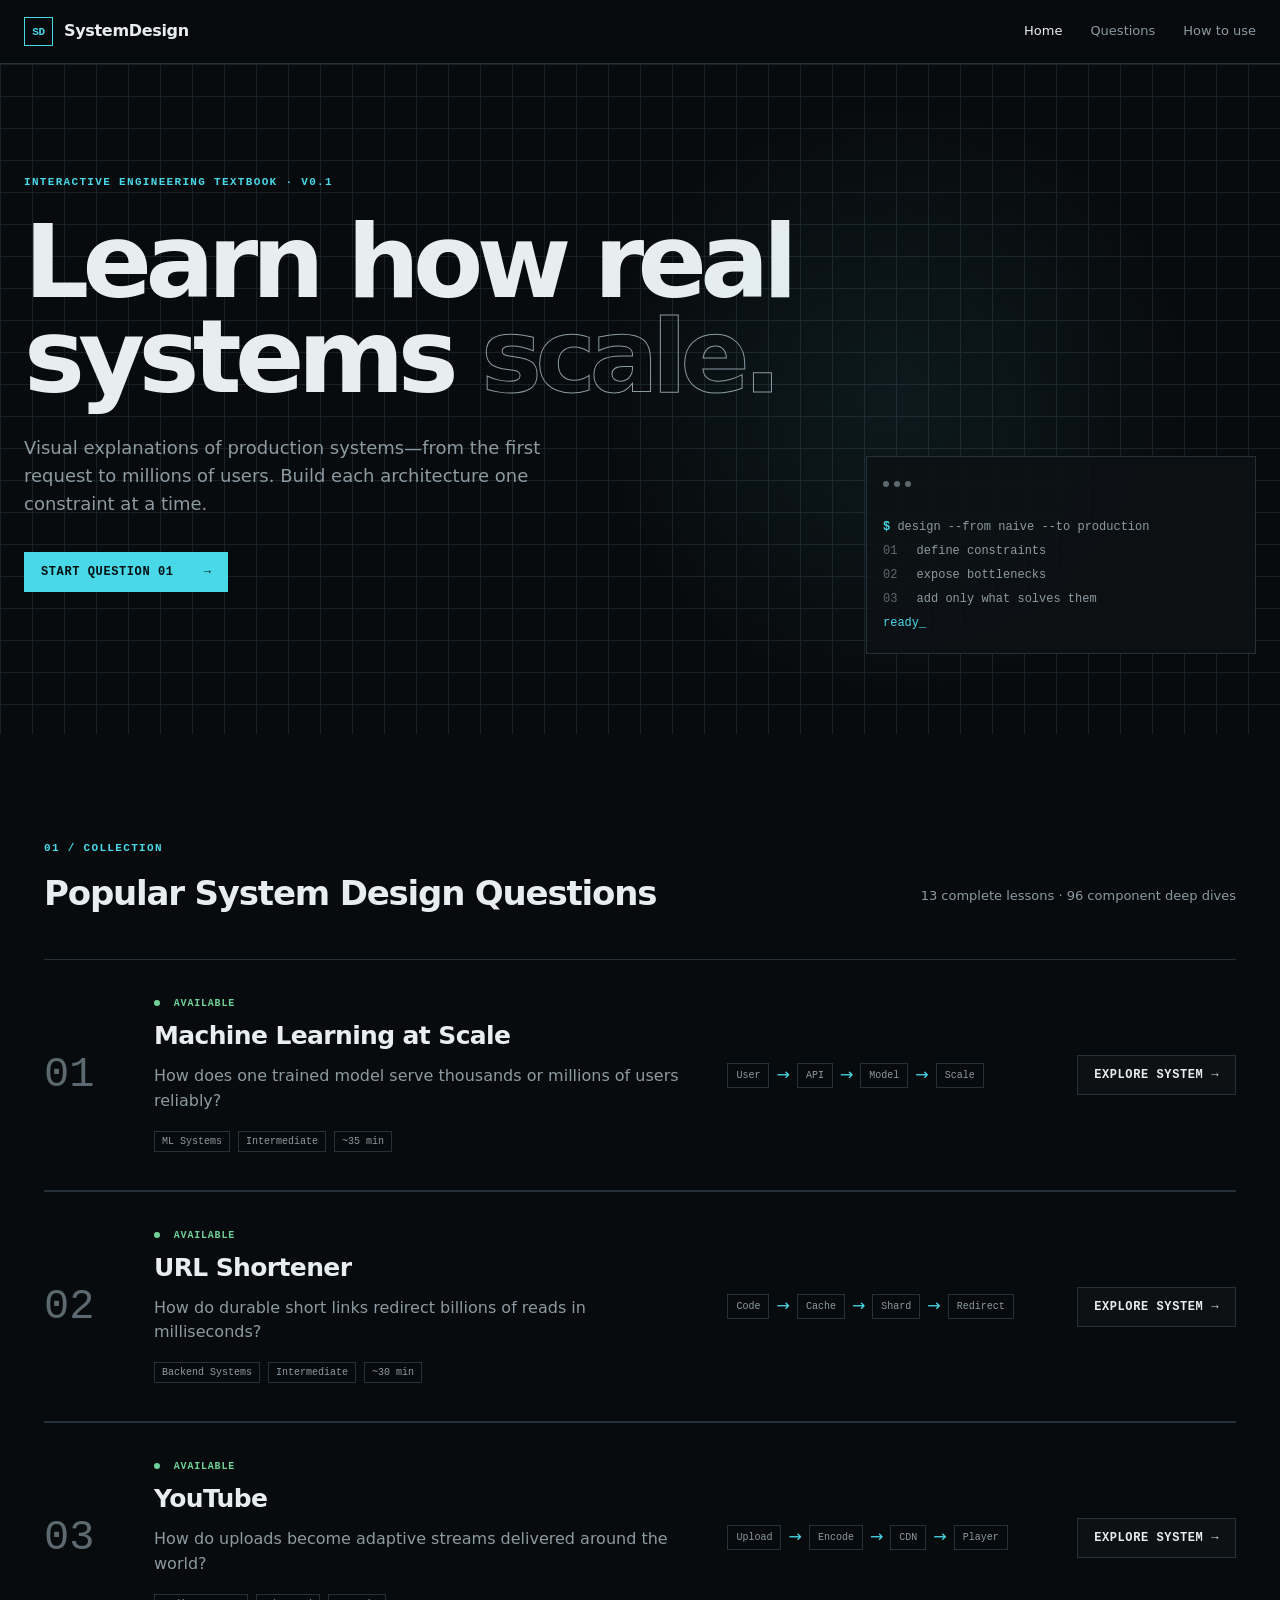
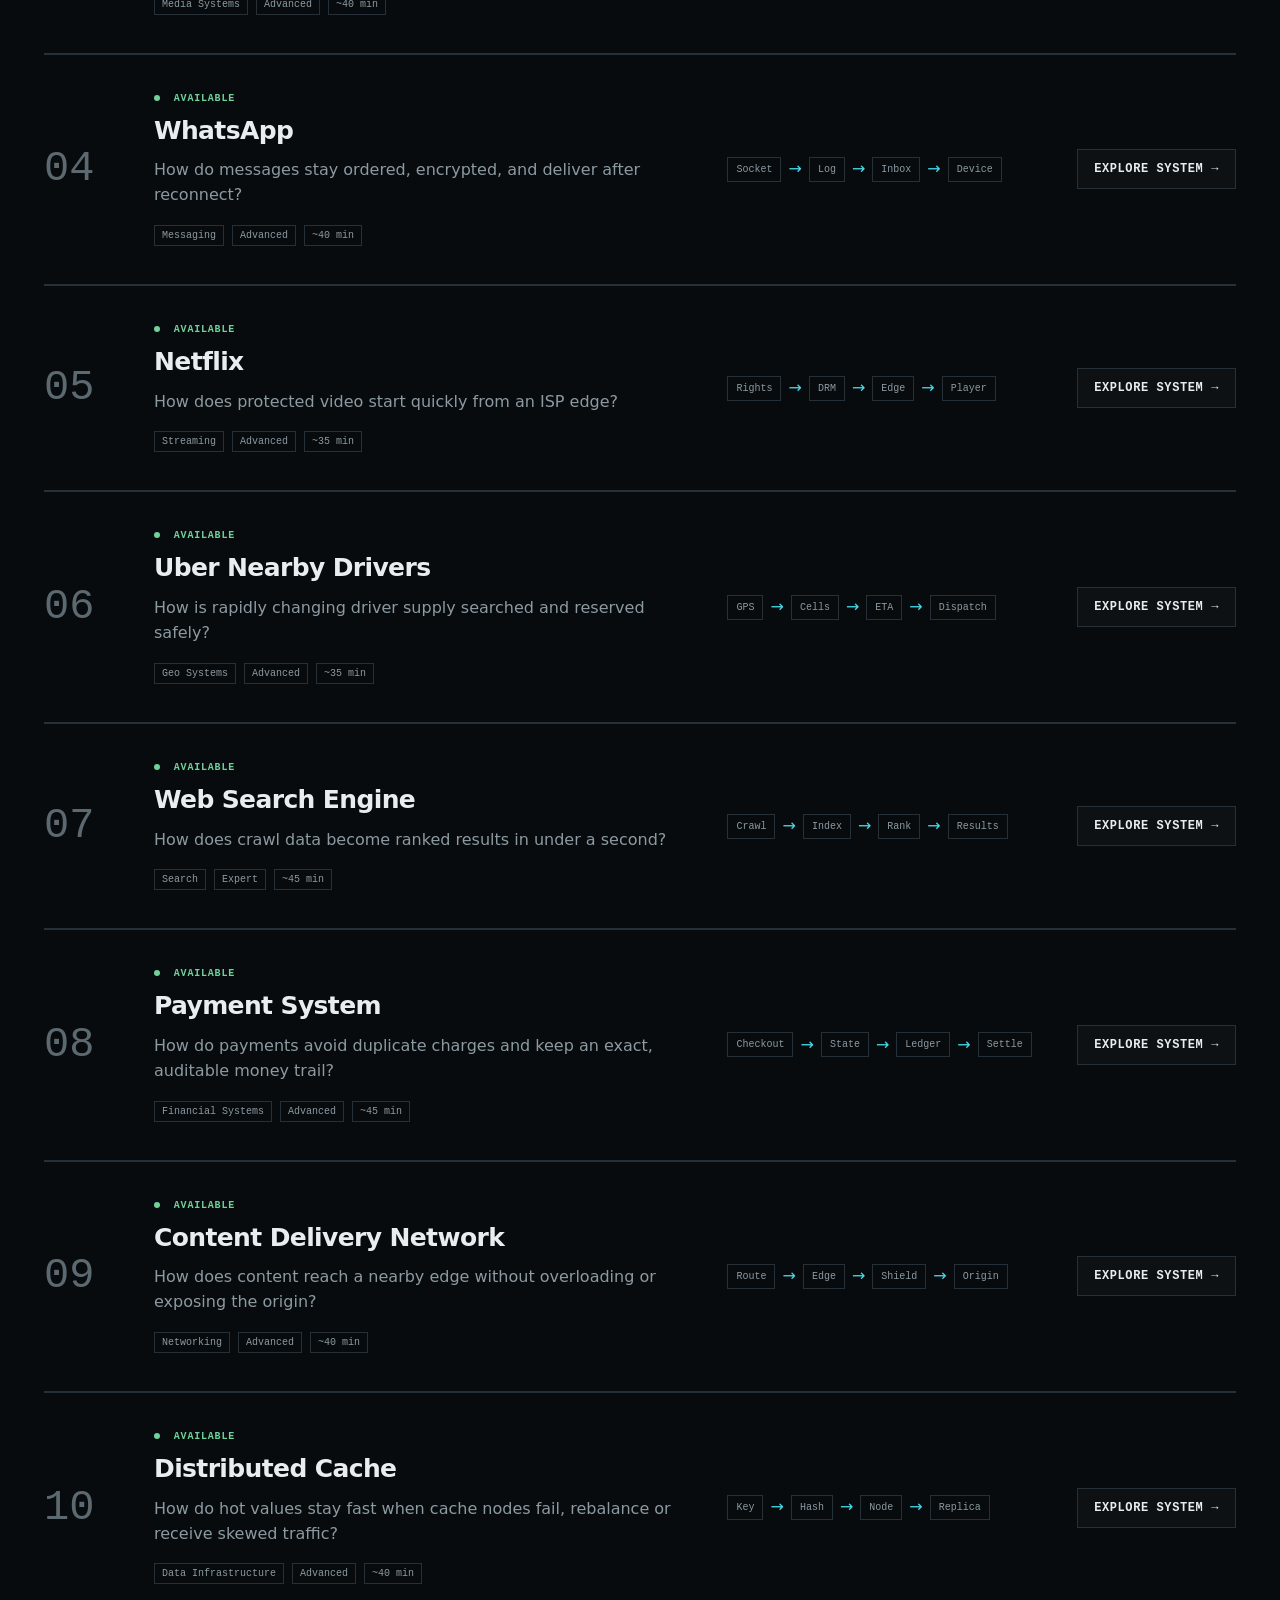
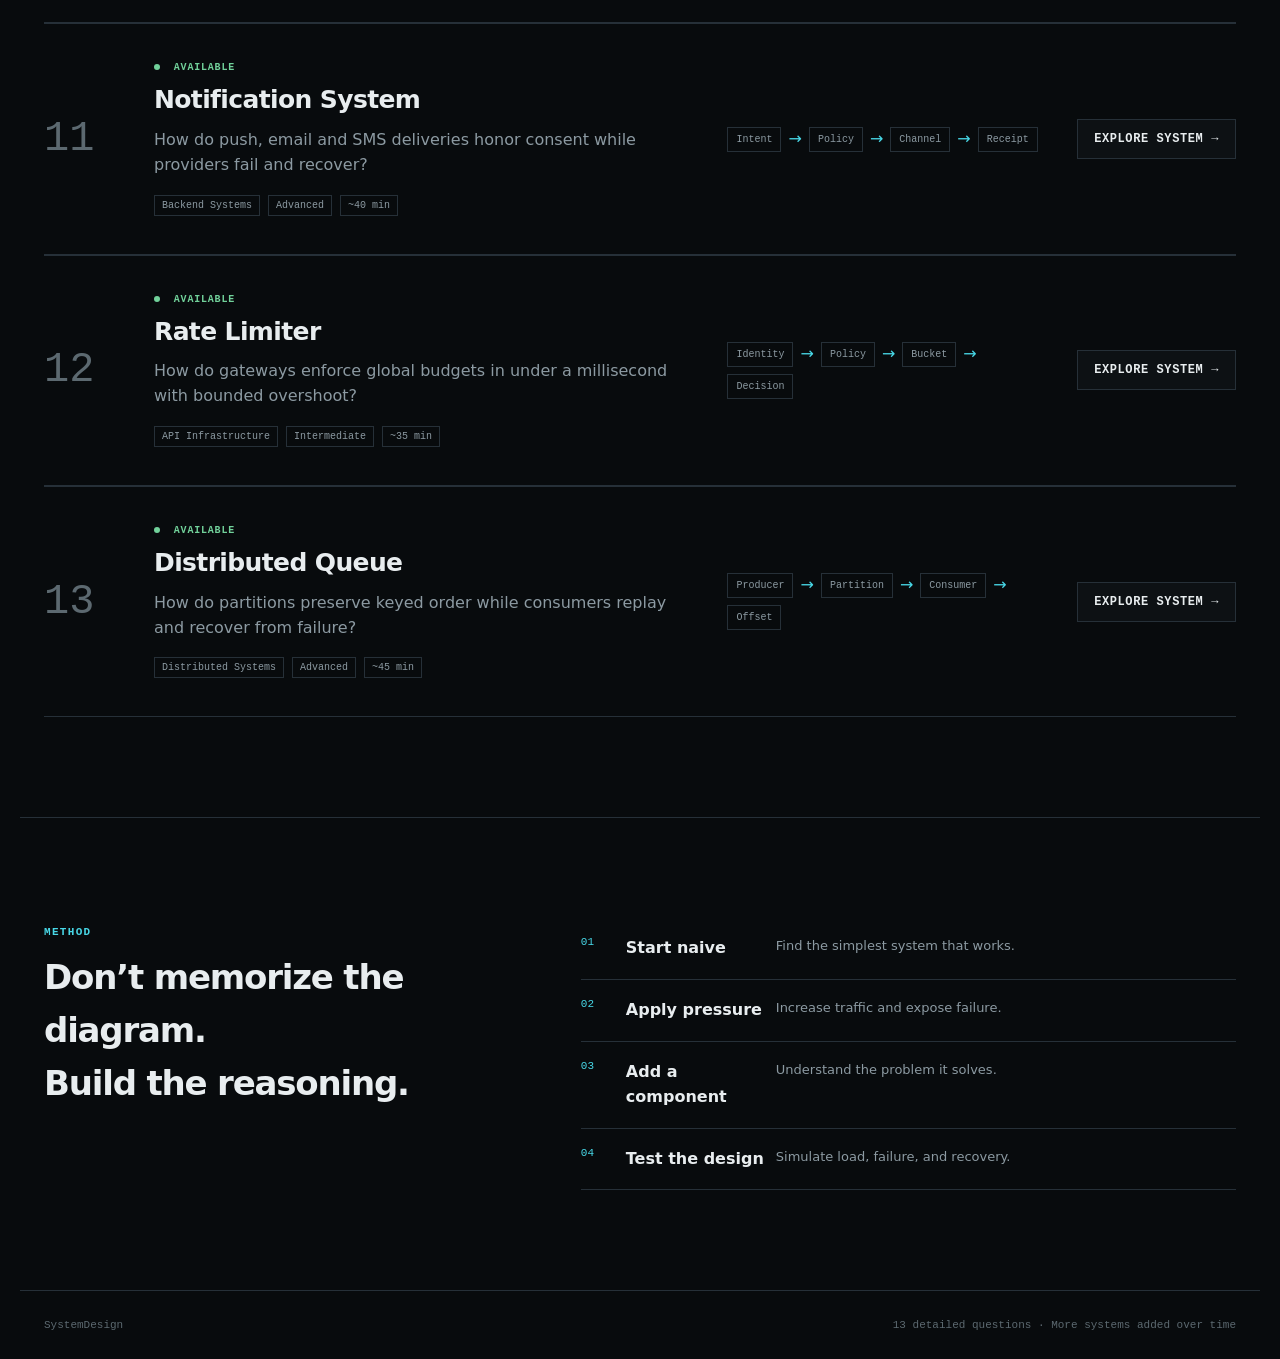
<file: index.html>
<!doctype html>
<html lang="en">
<head>
  <meta charset="utf-8">
  <meta name="viewport" content="width=device-width,initial-scale=1">
  <meta name="description" content="Interactive visual explanations of how production systems scale.">
  <meta name="theme-color" content="#080b0d">
  <meta property="og:type" content="website">
  <meta property="og:title" content="SystemDesign — Learn how real systems scale">
  <meta property="og:description" content="Interactive visual explanations of how production systems scale.">
  <meta property="og:url" content="https://prathmesh333.github.io/SystemDesign/">
  <link rel="canonical" href="https://prathmesh333.github.io/SystemDesign/">
  <link rel="manifest" href="site.webmanifest">
  <title>SystemDesign — Learn how real systems scale</title>
  <link rel="stylesheet" href="css/global.css">
</head>
<body>
  <header class="site-header">
    <a class="brand" href="index.html" aria-label="SystemDesign home"><span class="brand-mark">SD</span><span>SystemDesign</span></a>
    <nav aria-label="Primary"><a class="active" href="index.html">Home</a><a href="#questions">Questions</a><a href="#how">How to use</a></nav>
  </header>
  <main>
    <section class="home-hero grid-surface">
      <div class="eyebrow">Interactive engineering textbook · v0.1</div>
      <h1>Learn how real<br>systems <span>scale.</span></h1>
      <p>Visual explanations of production systems—from the first request to millions of users. Build each architecture one constraint at a time.</p>
      <a class="button primary" href="questions/ml-at-scale.html">Start Question 01 <span>→</span></a>
      <div class="hero-terminal" aria-label="Learning path">
        <span class="terminal-dot"></span><span class="terminal-dot"></span><span class="terminal-dot"></span>
        <code><b>$</b> design --from naive --to production<br><i>01</i> define constraints<br><i>02</i> expose bottlenecks<br><i>03</i> add only what solves them<br><em>ready_</em></code>
      </div>
    </section>

    <section id="questions" class="home-section">
      <div class="section-heading"><div><span class="section-index">01 / COLLECTION</span><h2>Popular System Design Questions</h2></div><p>13 complete lessons · 96 component deep dives</p></div>
      <article class="question-row">
        <div class="question-number">01</div>
        <div class="question-copy"><div class="status"><span></span> Available</div><h3>Machine Learning at Scale</h3><p>How does one trained model serve thousands or millions of users reliably?</p><div class="tags"><span>ML Systems</span><span>Intermediate</span><span>~35 min</span></div></div>
        <div class="question-path" aria-hidden="true"><span>User</span><b>→</b><span>API</span><b>→</b><span>Model</span><b>→</b><span>Scale</span></div>
        <a class="button secondary" href="questions/ml-at-scale.html">Explore system →</a>
      </article>
    <article class="question-row">
      <div class="question-number">02</div>
      <div class="question-copy"><div class="status"><span></span> Available</div><h3>URL Shortener</h3><p>How do durable short links redirect billions of reads in milliseconds?</p><div class="tags"><span>Backend Systems</span><span>Intermediate</span><span>~30 min</span></div></div>
      <div class="question-path" aria-hidden="true"><span>Code</span><b>→</b><span>Cache</span><b>→</b><span>Shard</span><b>→</b><span>Redirect</span></div>
      <a class="button secondary" href="questions/url-shortener.html">Explore system →</a>
    </article>
    <article class="question-row">
      <div class="question-number">03</div>
      <div class="question-copy"><div class="status"><span></span> Available</div><h3>YouTube</h3><p>How do uploads become adaptive streams delivered around the world?</p><div class="tags"><span>Media Systems</span><span>Advanced</span><span>~40 min</span></div></div>
      <div class="question-path" aria-hidden="true"><span>Upload</span><b>→</b><span>Encode</span><b>→</b><span>CDN</span><b>→</b><span>Player</span></div>
      <a class="button secondary" href="questions/youtube.html">Explore system →</a>
    </article>
    <article class="question-row">
      <div class="question-number">04</div>
      <div class="question-copy"><div class="status"><span></span> Available</div><h3>WhatsApp</h3><p>How do messages stay ordered, encrypted, and deliver after reconnect?</p><div class="tags"><span>Messaging</span><span>Advanced</span><span>~40 min</span></div></div>
      <div class="question-path" aria-hidden="true"><span>Socket</span><b>→</b><span>Log</span><b>→</b><span>Inbox</span><b>→</b><span>Device</span></div>
      <a class="button secondary" href="questions/whatsapp.html">Explore system →</a>
    </article>
    <article class="question-row">
      <div class="question-number">05</div>
      <div class="question-copy"><div class="status"><span></span> Available</div><h3>Netflix</h3><p>How does protected video start quickly from an ISP edge?</p><div class="tags"><span>Streaming</span><span>Advanced</span><span>~35 min</span></div></div>
      <div class="question-path" aria-hidden="true"><span>Rights</span><b>→</b><span>DRM</span><b>→</b><span>Edge</span><b>→</b><span>Player</span></div>
      <a class="button secondary" href="questions/netflix.html">Explore system →</a>
    </article>
    <article class="question-row">
      <div class="question-number">06</div>
      <div class="question-copy"><div class="status"><span></span> Available</div><h3>Uber Nearby Drivers</h3><p>How is rapidly changing driver supply searched and reserved safely?</p><div class="tags"><span>Geo Systems</span><span>Advanced</span><span>~35 min</span></div></div>
      <div class="question-path" aria-hidden="true"><span>GPS</span><b>→</b><span>Cells</span><b>→</b><span>ETA</span><b>→</b><span>Dispatch</span></div>
      <a class="button secondary" href="questions/uber-nearby.html">Explore system →</a>
    </article>
    <article class="question-row">
      <div class="question-number">07</div>
      <div class="question-copy"><div class="status"><span></span> Available</div><h3>Web Search Engine</h3><p>How does crawl data become ranked results in under a second?</p><div class="tags"><span>Search</span><span>Expert</span><span>~45 min</span></div></div>
      <div class="question-path" aria-hidden="true"><span>Crawl</span><b>→</b><span>Index</span><b>→</b><span>Rank</span><b>→</b><span>Results</span></div>
      <a class="button secondary" href="questions/google-search.html">Explore system →</a>
    </article>
    <article class="question-row">
      <div class="question-number">08</div>
      <div class="question-copy"><div class="status"><span></span> Available</div><h3>Payment System</h3><p>How do payments avoid duplicate charges and keep an exact, auditable money trail?</p><div class="tags"><span>Financial Systems</span><span>Advanced</span><span>~45 min</span></div></div>
      <div class="question-path" aria-hidden="true"><span>Checkout</span><b>→</b><span>State</span><b>→</b><span>Ledger</span><b>→</b><span>Settle</span></div>
      <a class="button secondary" href="questions/payment-system.html">Explore system →</a>
    </article>
    <article class="question-row">
      <div class="question-number">09</div>
      <div class="question-copy"><div class="status"><span></span> Available</div><h3>Content Delivery Network</h3><p>How does content reach a nearby edge without overloading or exposing the origin?</p><div class="tags"><span>Networking</span><span>Advanced</span><span>~40 min</span></div></div>
      <div class="question-path" aria-hidden="true"><span>Route</span><b>→</b><span>Edge</span><b>→</b><span>Shield</span><b>→</b><span>Origin</span></div>
      <a class="button secondary" href="questions/cdn.html">Explore system →</a>
    </article>
    <article class="question-row">
      <div class="question-number">10</div>
      <div class="question-copy"><div class="status"><span></span> Available</div><h3>Distributed Cache</h3><p>How do hot values stay fast when cache nodes fail, rebalance or receive skewed traffic?</p><div class="tags"><span>Data Infrastructure</span><span>Advanced</span><span>~40 min</span></div></div>
      <div class="question-path" aria-hidden="true"><span>Key</span><b>→</b><span>Hash</span><b>→</b><span>Node</span><b>→</b><span>Replica</span></div>
      <a class="button secondary" href="questions/distributed-cache.html">Explore system →</a>
    </article>
    <article class="question-row">
      <div class="question-number">11</div>
      <div class="question-copy"><div class="status"><span></span> Available</div><h3>Notification System</h3><p>How do push, email and SMS deliveries honor consent while providers fail and recover?</p><div class="tags"><span>Backend Systems</span><span>Advanced</span><span>~40 min</span></div></div>
      <div class="question-path" aria-hidden="true"><span>Intent</span><b>→</b><span>Policy</span><b>→</b><span>Channel</span><b>→</b><span>Receipt</span></div>
      <a class="button secondary" href="questions/notification-system.html">Explore system →</a>
    </article>
    <article class="question-row">
      <div class="question-number">12</div>
      <div class="question-copy"><div class="status"><span></span> Available</div><h3>Rate Limiter</h3><p>How do gateways enforce global budgets in under a millisecond with bounded overshoot?</p><div class="tags"><span>API Infrastructure</span><span>Intermediate</span><span>~35 min</span></div></div>
      <div class="question-path" aria-hidden="true"><span>Identity</span><b>→</b><span>Policy</span><b>→</b><span>Bucket</span><b>→</b><span>Decision</span></div>
      <a class="button secondary" href="questions/rate-limiter.html">Explore system →</a>
    </article>
    <article class="question-row">
      <div class="question-number">13</div>
      <div class="question-copy"><div class="status"><span></span> Available</div><h3>Distributed Queue</h3><p>How do partitions preserve keyed order while consumers replay and recover from failure?</p><div class="tags"><span>Distributed Systems</span><span>Advanced</span><span>~45 min</span></div></div>
      <div class="question-path" aria-hidden="true"><span>Producer</span><b>→</b><span>Partition</span><b>→</b><span>Consumer</span><b>→</b><span>Offset</span></div>
      <a class="button secondary" href="questions/distributed-queue.html">Explore system →</a>
    </article>
    </section>

    <section id="how" class="method-section">
      <div><span class="section-index">METHOD</span><h2>Don’t memorize the diagram.<br>Build the reasoning.</h2></div>
      <ol><li><b>01</b><span>Start naive</span><small>Find the simplest system that works.</small></li><li><b>02</b><span>Apply pressure</span><small>Increase traffic and expose failure.</small></li><li><b>03</b><span>Add a component</span><small>Understand the problem it solves.</small></li><li><b>04</b><span>Test the design</span><small>Simulate load, failure, and recovery.</small></li></ol>
    </section>
  </main>
  <footer><span>SystemDesign</span><span>13 detailed questions · More systems added over time</span></footer>
  <script type="module" src="js/app.js"></script>
</body>
</html>
</file>
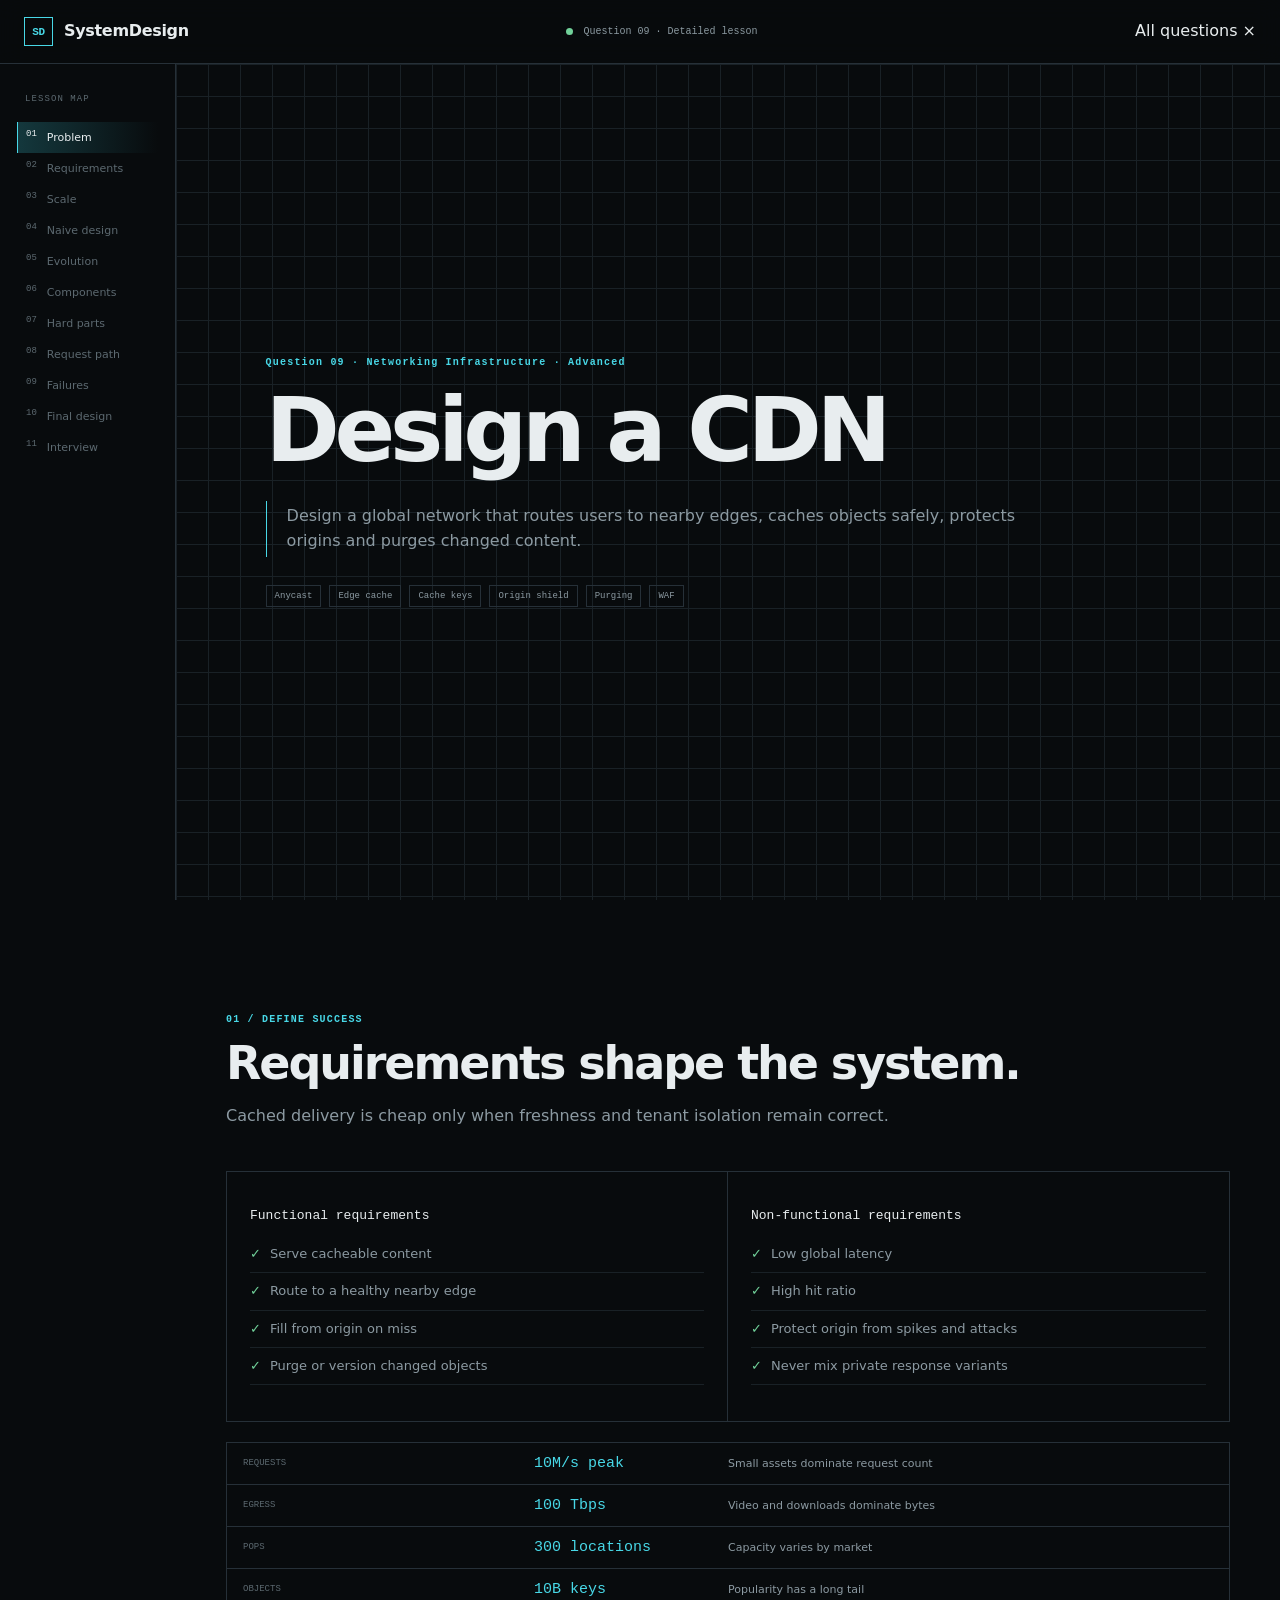
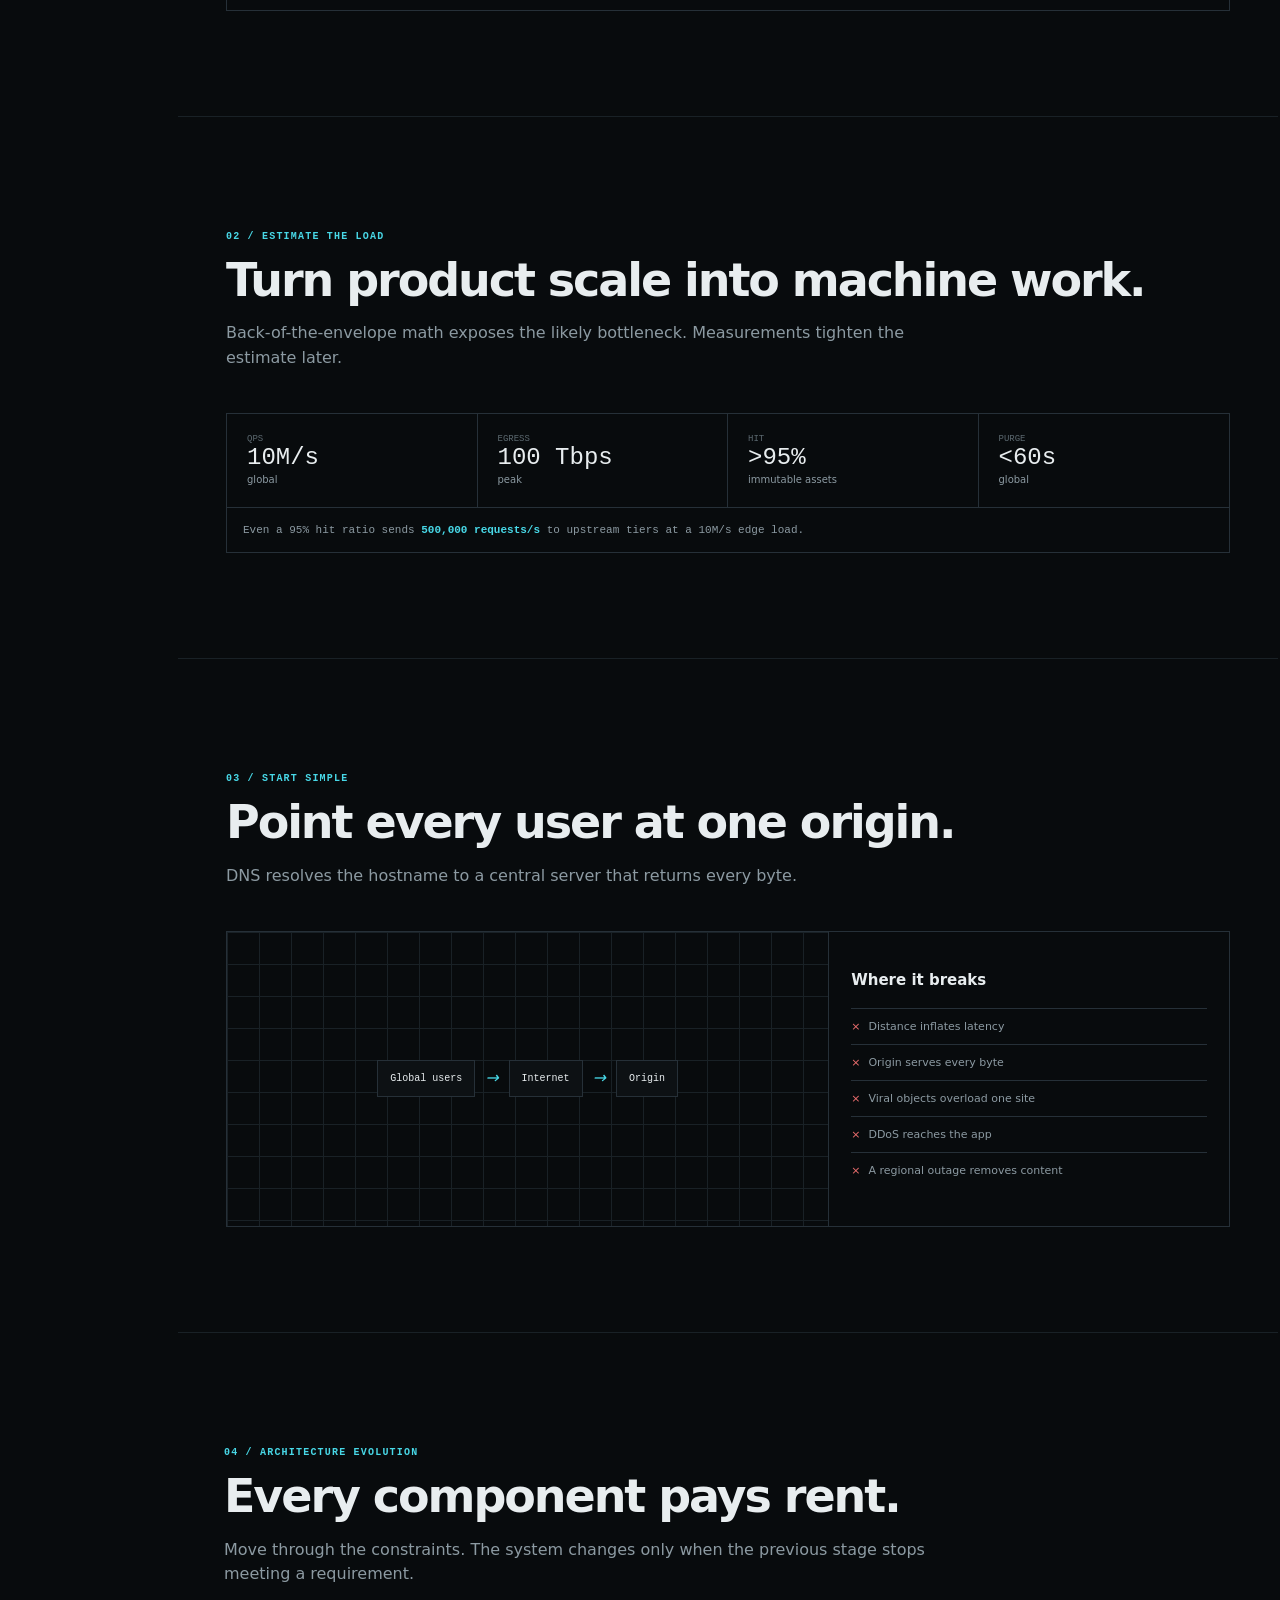
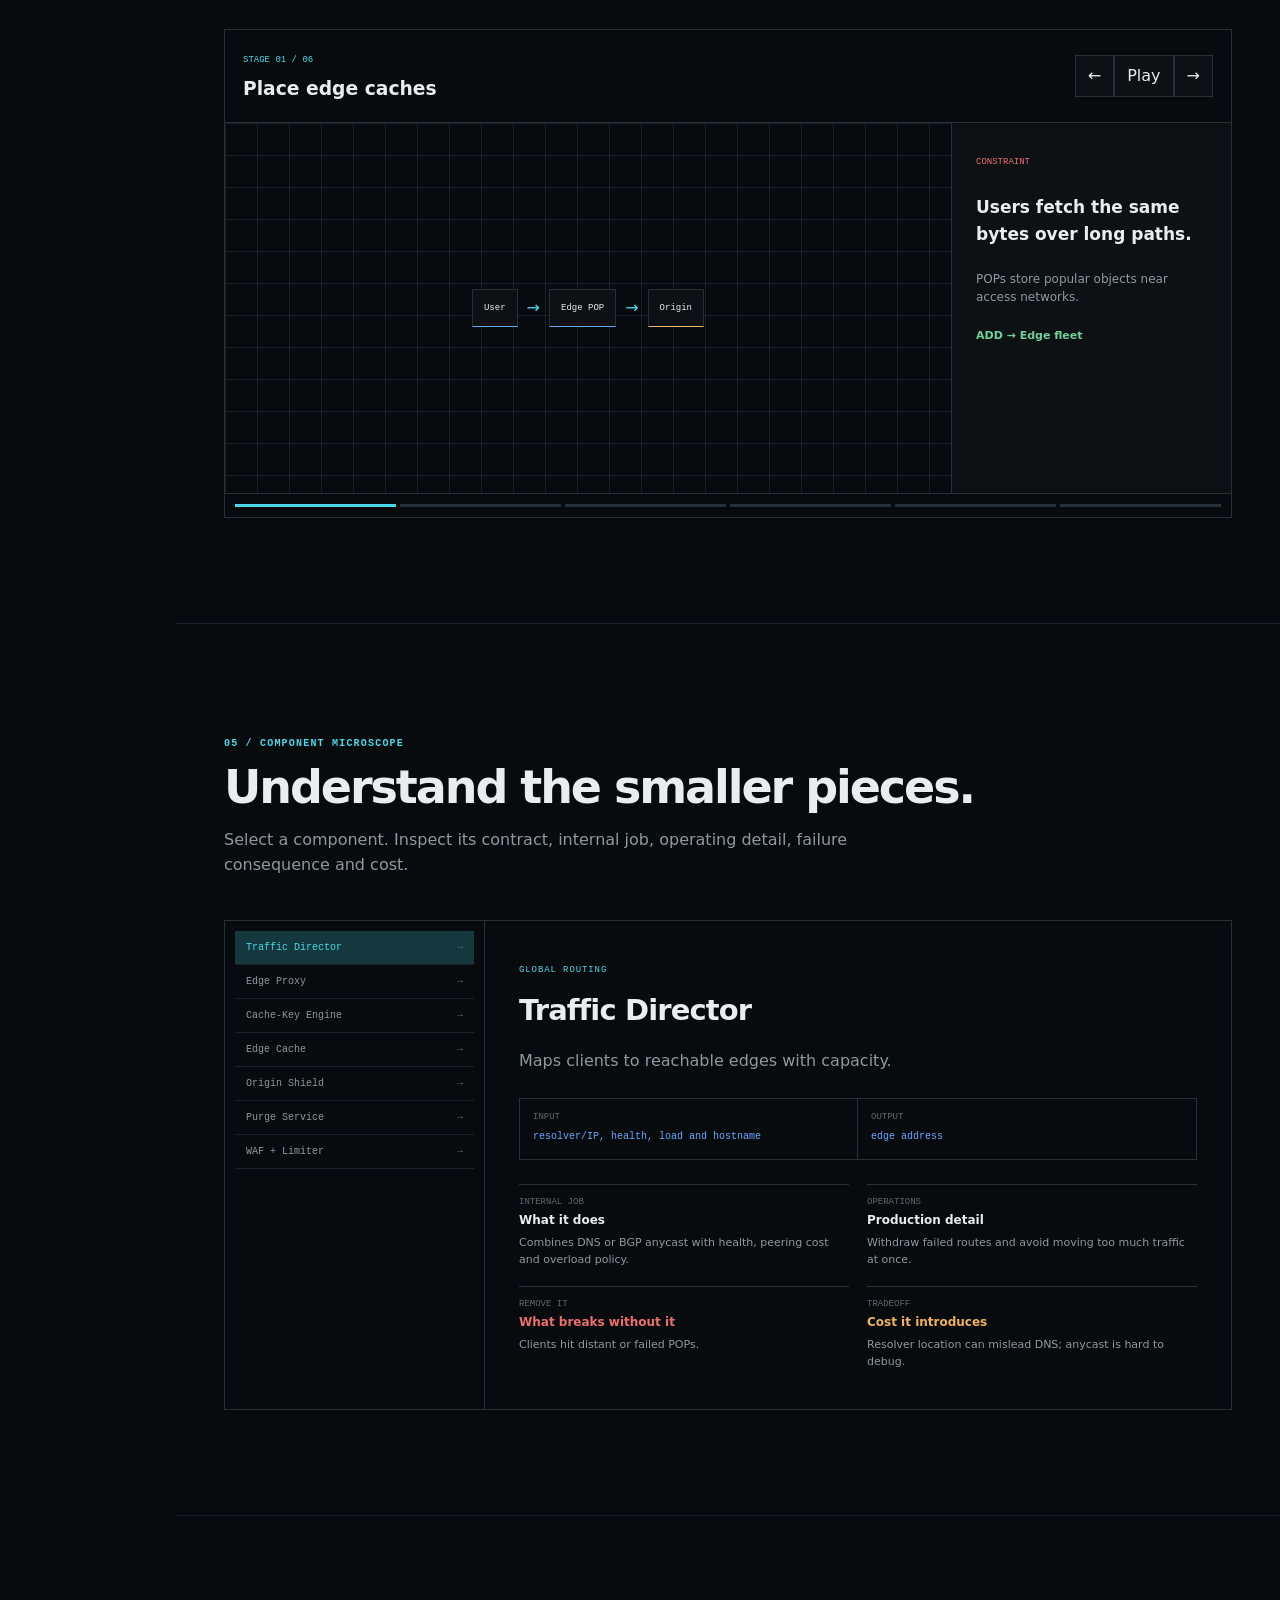
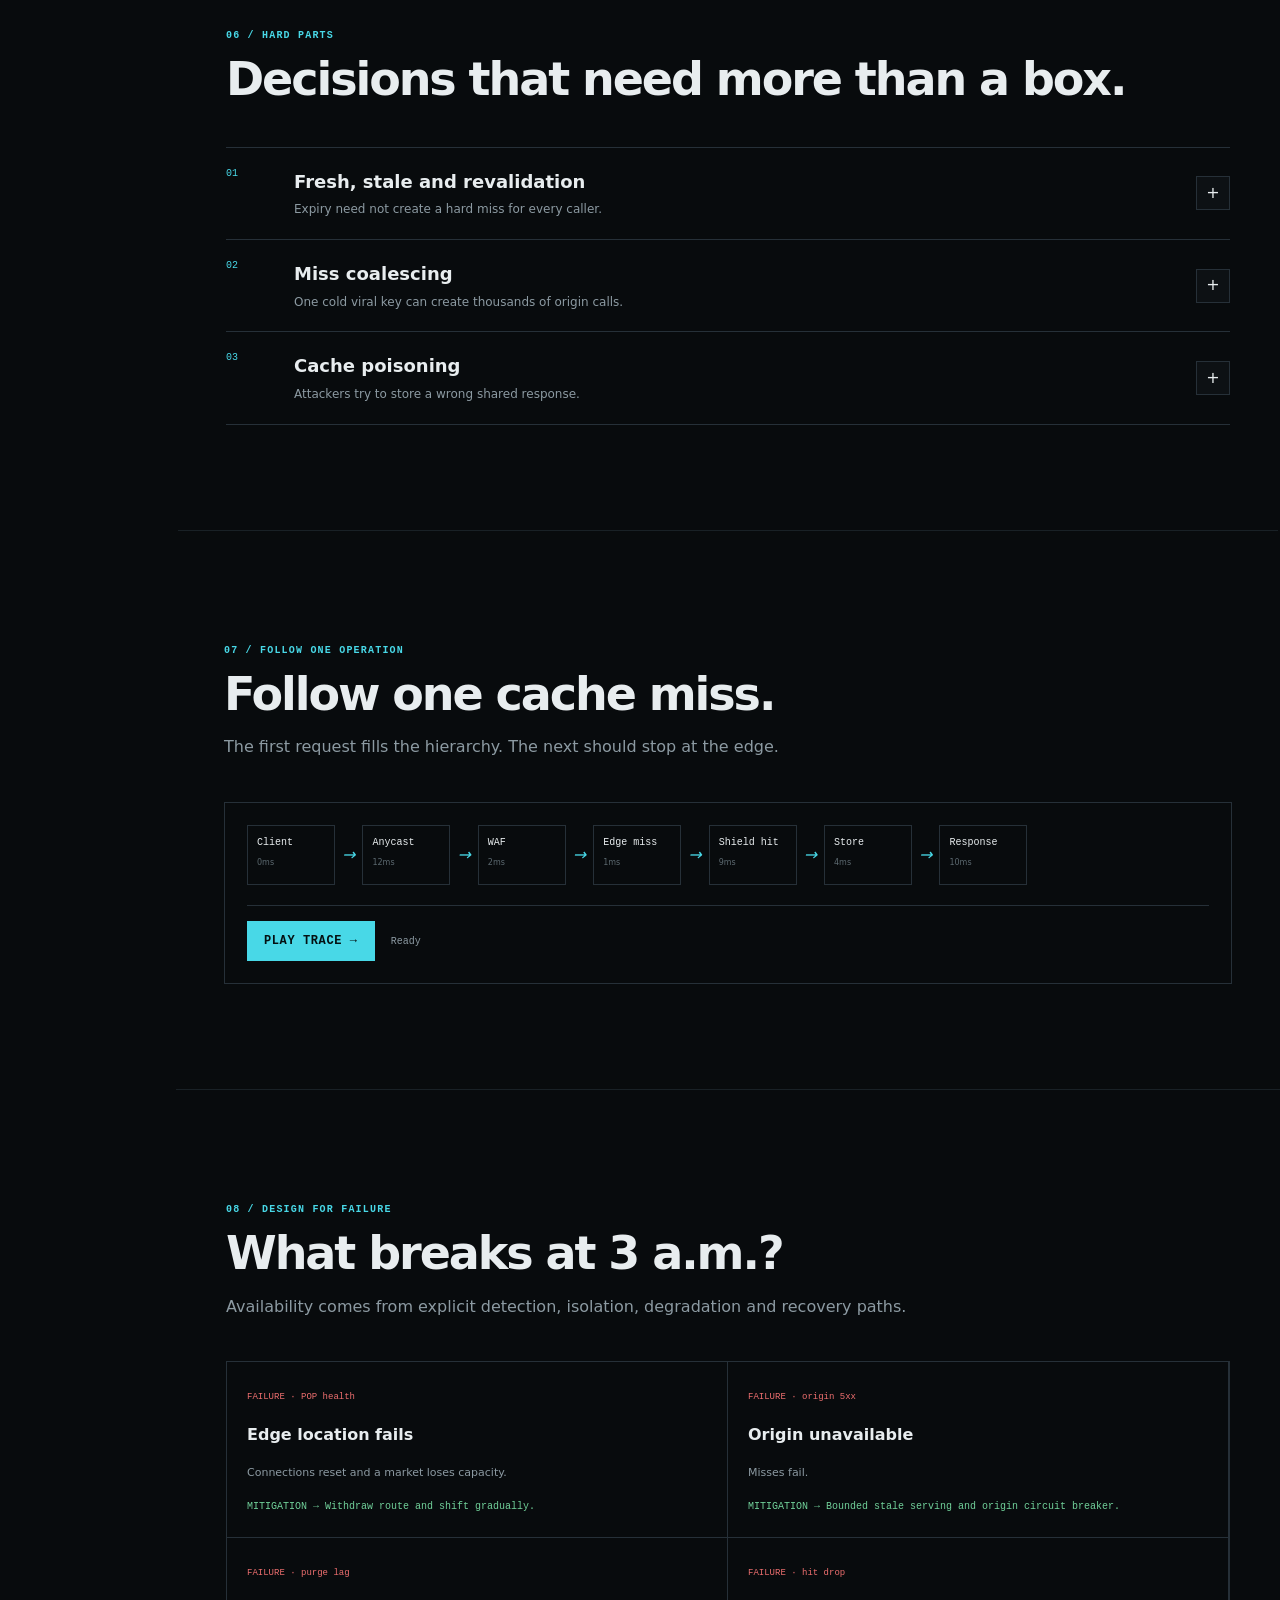
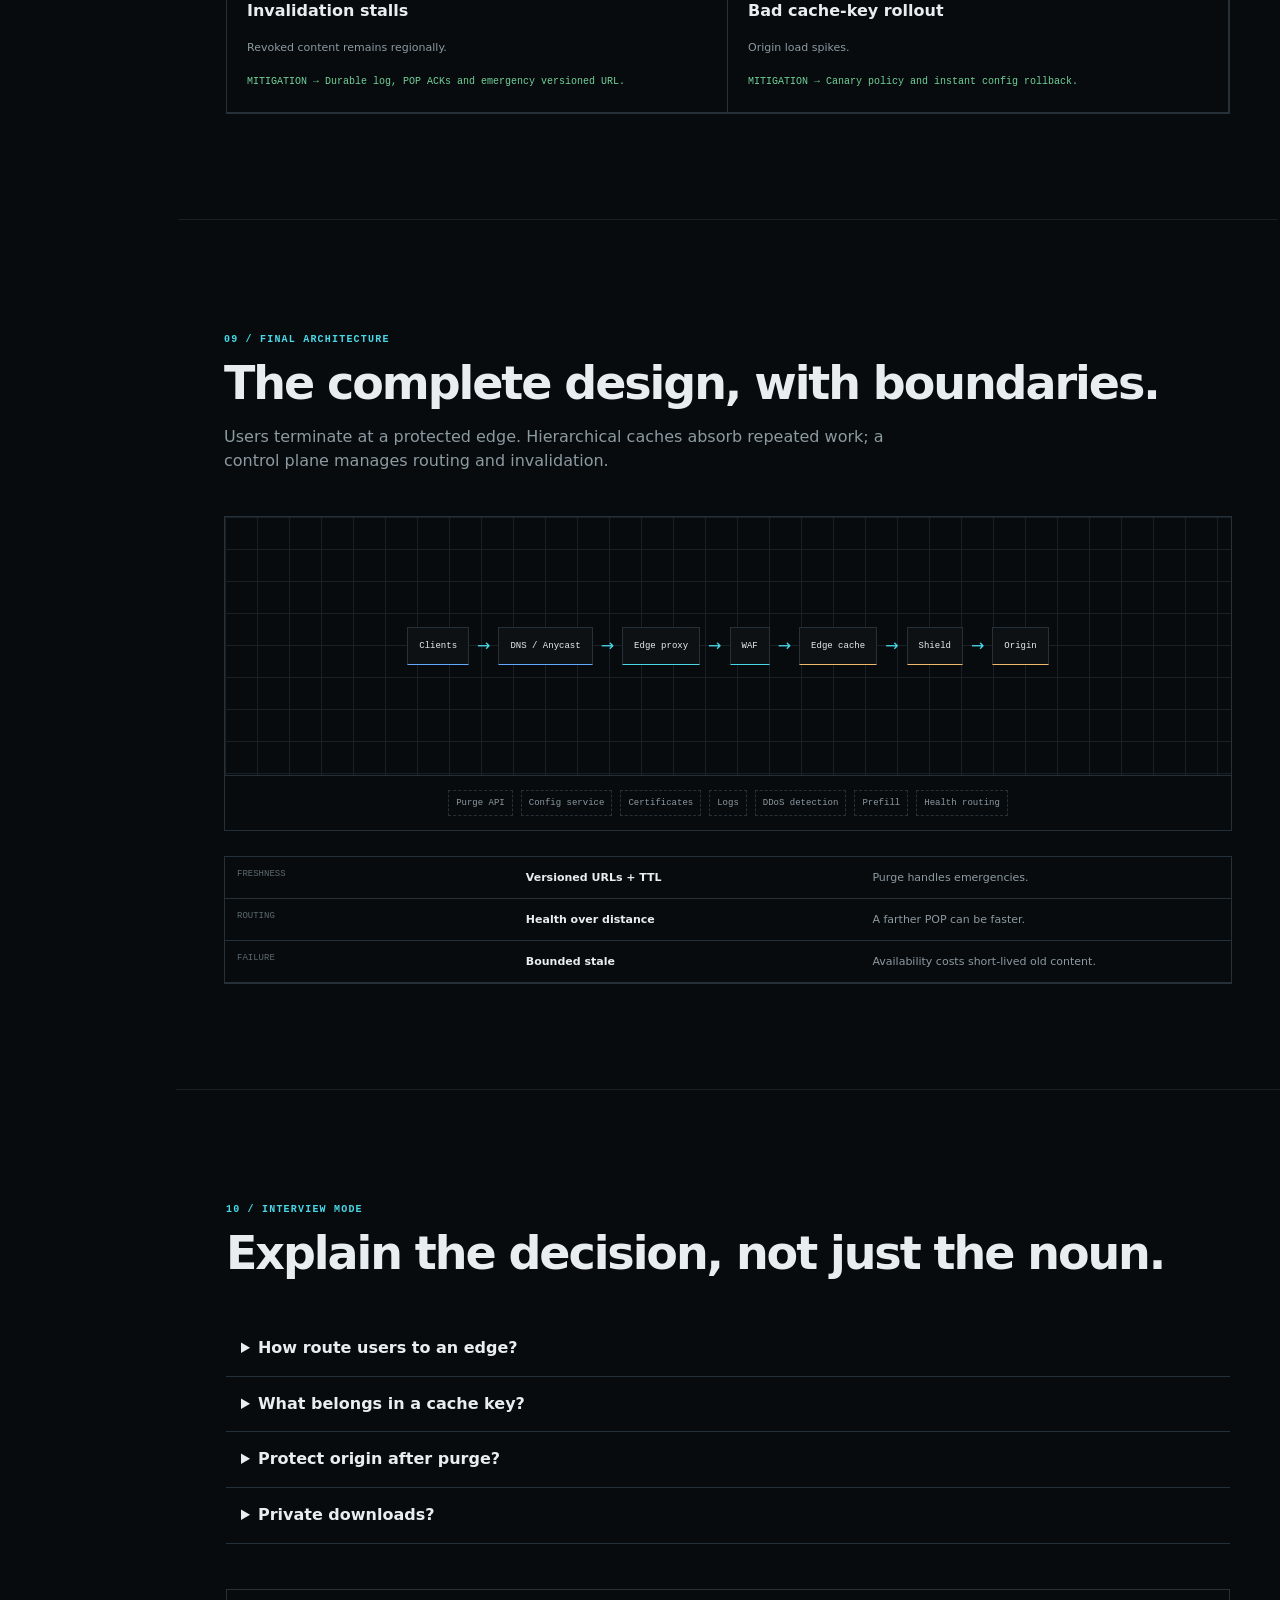
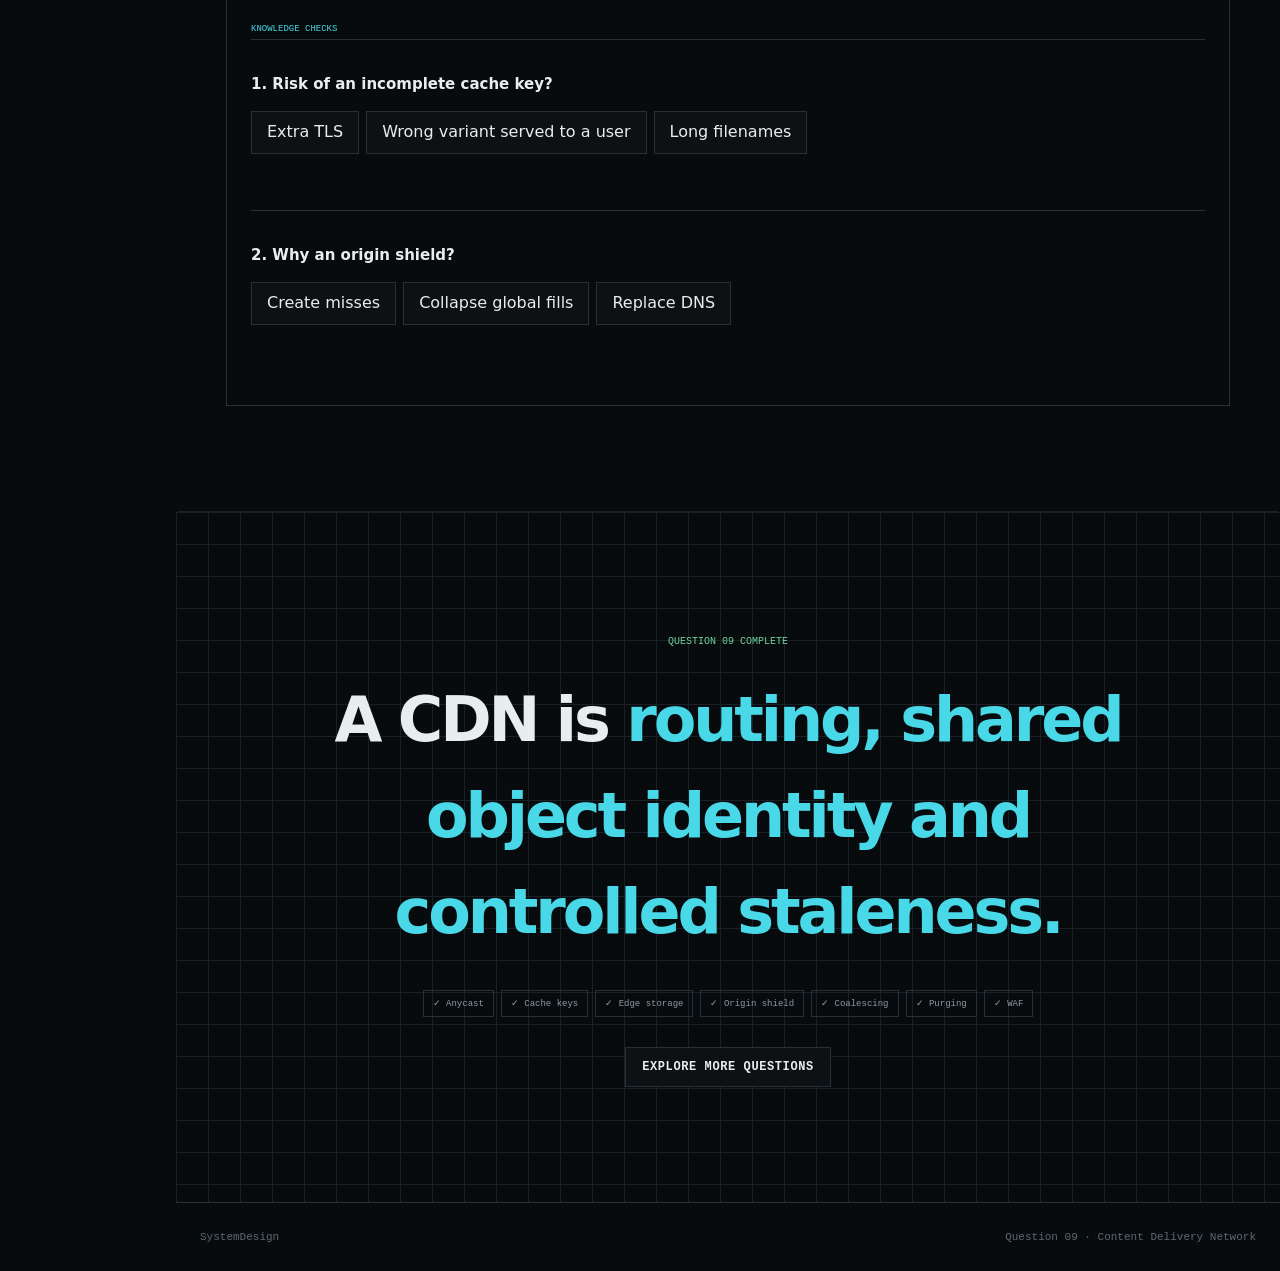
<file: questions/cdn.html>
<!doctype html><html lang="en"><head><meta charset="utf-8"><meta name="viewport" content="width=device-width,initial-scale=1"><meta name="description" content="Interactive system design lesson: Design a CDN."><meta name="theme-color" content="#080b0d"><meta property="og:type" content="article"><meta property="og:title" content="09 · Design a CDN — SystemDesign"><meta property="og:description" content="Interactive system design lesson: Design a CDN."><meta property="og:url" content="https://prathmesh333.github.io/SystemDesign/questions/cdn.html"><link rel="canonical" href="https://prathmesh333.github.io/SystemDesign/questions/cdn.html"><link rel="manifest" href="../site.webmanifest"><title>09 · Design a CDN — SystemDesign</title><link rel="stylesheet" href="../css/global.css"><link rel="stylesheet" href="../css/detailed-question.css"></head><body class="detail-body" data-question="cdn">
<header class="site-header"><a class="brand" href="../index.html"><span class="brand-mark">SD</span><span>SystemDesign</span></a><div class="detail-header-state"><i></i><span>Question 09 · Detailed lesson</span></div><a class="exit-link" href="../index.html">All questions ×</a></header>
<aside class="detail-rail"><span>LESSON MAP</span><a href="#overview"><b>01</b>Problem</a><a href="#requirements"><b>02</b>Requirements</a><a href="#estimate"><b>03</b>Scale</a><a href="#naive"><b>04</b>Naive design</a><a href="#evolution"><b>05</b>Evolution</a><a href="#components"><b>06</b>Components</a><a href="#deep-dives"><b>07</b>Hard parts</a><a href="#trace"><b>08</b>Request path</a><a href="#failures"><b>09</b>Failures</a><a href="#final"><b>10</b>Final design</a><a href="#interview"><b>11</b>Interview</a></aside>
<main class="detail-main">
<section id="overview" class="detail-hero grid-surface observe"><div class="overline" id="hero-overline"></div><h1 id="hero-title"></h1><blockquote id="hero-prompt"></blockquote><div class="detail-meta" id="hero-meta"></div></section>
<section id="requirements" class="detail-section observe"><header class="detail-chapter"><span>01 / DEFINE SUCCESS</span><h2>Requirements shape the system.</h2><p id="requirements-note"></p></header><div class="req-grid"><div><h3>Functional requirements</h3><ul id="functional-list"></ul></div><div><h3>Non-functional requirements</h3><ul id="nonfunctional-list"></ul></div></div><div class="scale-table" id="assumptions"></div></section>
<section id="estimate" class="detail-section observe"><header class="detail-chapter"><span>02 / ESTIMATE THE LOAD</span><h2>Turn product scale into machine work.</h2><p>Back-of-the-envelope math exposes the likely bottleneck. Measurements tighten the estimate later.</p></header><div class="estimation" id="estimation"></div><div class="formula-band" id="formula"></div></section>
<section id="naive" class="detail-section observe"><header class="detail-chapter"><span>03 / START SIMPLE</span><h2 id="naive-title"></h2><p id="naive-copy"></p></header><div class="naive-workbench"><div class="naive-flow grid-surface" id="naive-flow"></div><div class="naive-notes"><h3>Where it breaks</h3><ul class="break-list" id="break-list"></ul></div></div></section>
<section id="evolution" class="detail-section wide observe"><header class="detail-chapter"><span>04 / ARCHITECTURE EVOLUTION</span><h2>Every component pays rent.</h2><p>Move through the constraints. The system changes only when the previous stage stops meeting a requirement.</p></header><div class="evo-shell"><div class="evo-top"><div><small id="evo-count"></small><h3 id="evo-title"></h3></div><div class="evo-buttons"><button id="evo-prev">←</button><button id="evo-play">Play</button><button id="evo-next">→</button></div></div><div class="evo-body"><div id="evo-canvas" class="evo-canvas grid-surface"></div><aside class="evo-reason"><span>CONSTRAINT</span><h4 id="evo-problem"></h4><p id="evo-explain"></p><b id="evo-solution"></b></aside></div><div id="evo-dots" class="evo-dots"></div></div></section>
<section id="components" class="detail-section wide observe"><header class="detail-chapter"><span>05 / COMPONENT MICROSCOPE</span><h2>Understand the smaller pieces.</h2><p>Select a component. Inspect its contract, internal job, operating detail, failure consequence and cost.</p></header><div class="microscope"><div id="component-index" class="component-index"></div><article id="component-detail" class="component-detail"></article></div></section>
<section id="deep-dives" class="detail-section observe"><header class="detail-chapter"><span>06 / HARD PARTS</span><h2>Decisions that need more than a box.</h2></header><div id="deep-dive-list" class="deep-dive-list"></div></section>
<section id="trace" class="detail-section wide observe"><header class="detail-chapter"><span>07 / FOLLOW ONE OPERATION</span><h2 id="trace-title"></h2><p id="trace-copy"></p></header><div class="trace-shell"><div id="trace-line" class="trace-line"></div><div class="trace-control"><button id="trace-play" class="button primary">Play trace →</button><span id="trace-status">Ready</span></div></div></section>
<section id="failures" class="detail-section observe"><header class="detail-chapter"><span>08 / DESIGN FOR FAILURE</span><h2>What breaks at 3 a.m.?</h2><p>Availability comes from explicit detection, isolation, degradation and recovery paths.</p></header><div id="failure-grid" class="failure-grid"></div></section>
<section id="final" class="detail-section wide observe"><header class="detail-chapter"><span>09 / FINAL ARCHITECTURE</span><h2>The complete design, with boundaries.</h2><p id="final-copy"></p></header><div id="final-topology" class="final-topology grid-surface"></div><div id="final-support" class="final-support"></div><div id="tradeoffs" class="tradeoff-table"></div></section>
<section id="interview" class="detail-section observe"><header class="detail-chapter"><span>10 / INTERVIEW MODE</span><h2>Explain the decision, not just the noun.</h2></header><div id="interview-accordion" class="interview-accordion"></div><div class="multi-quiz"><small>KNOWLEDGE CHECKS</small><div id="quiz-list"></div></div></section>
<section id="complete" class="detail-complete grid-surface"><span id="complete-label"></span><h2 id="complete-title"></h2><div id="takeaways" class="takeaways"></div><a class="button secondary" href="../index.html">Explore more questions</a></section>
<footer><span>SystemDesign</span><span id="footer-question"></span></footer></main>
<script src="../js/questions/question-data.js"></script><script src="../js/questions/question-data-more.js"></script><script src="../js/questions/question-data-infra.js"></script><script src="../js/questions/detailed-question.js"></script></body></html>
</file>
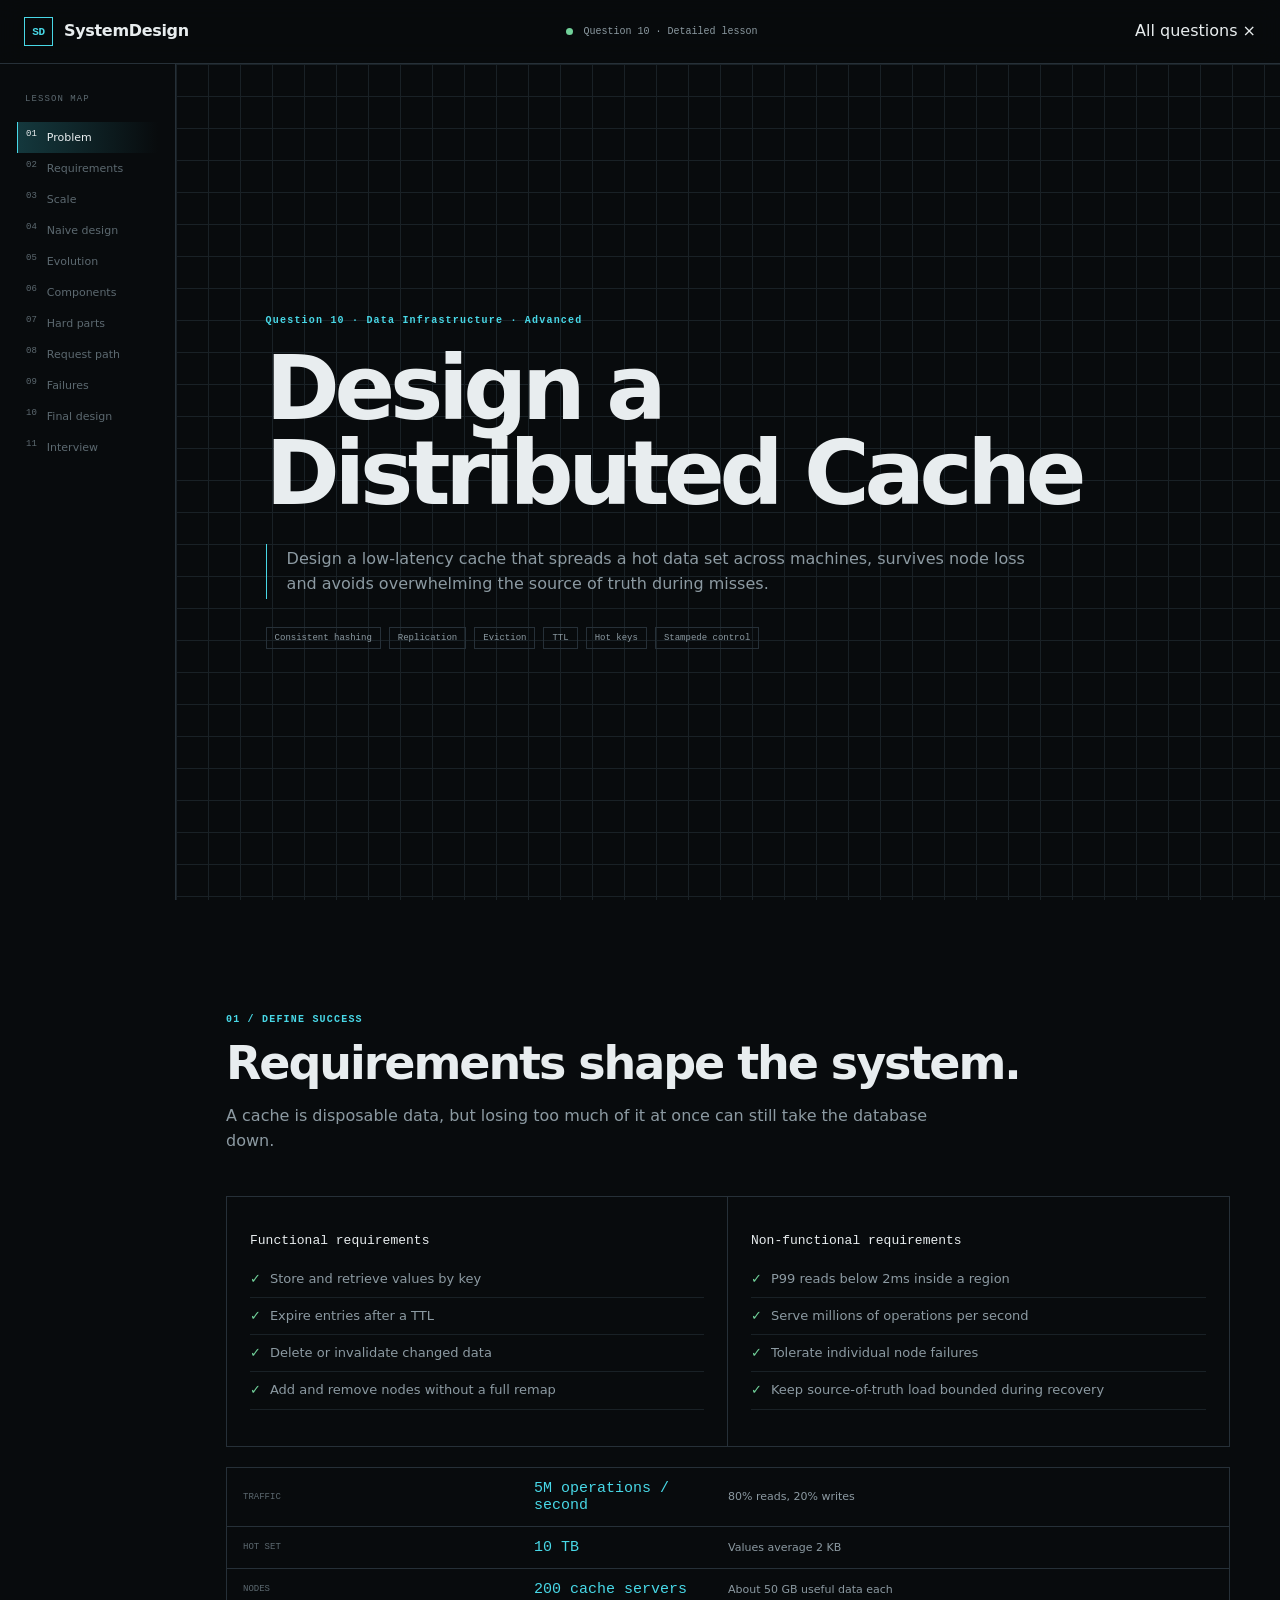
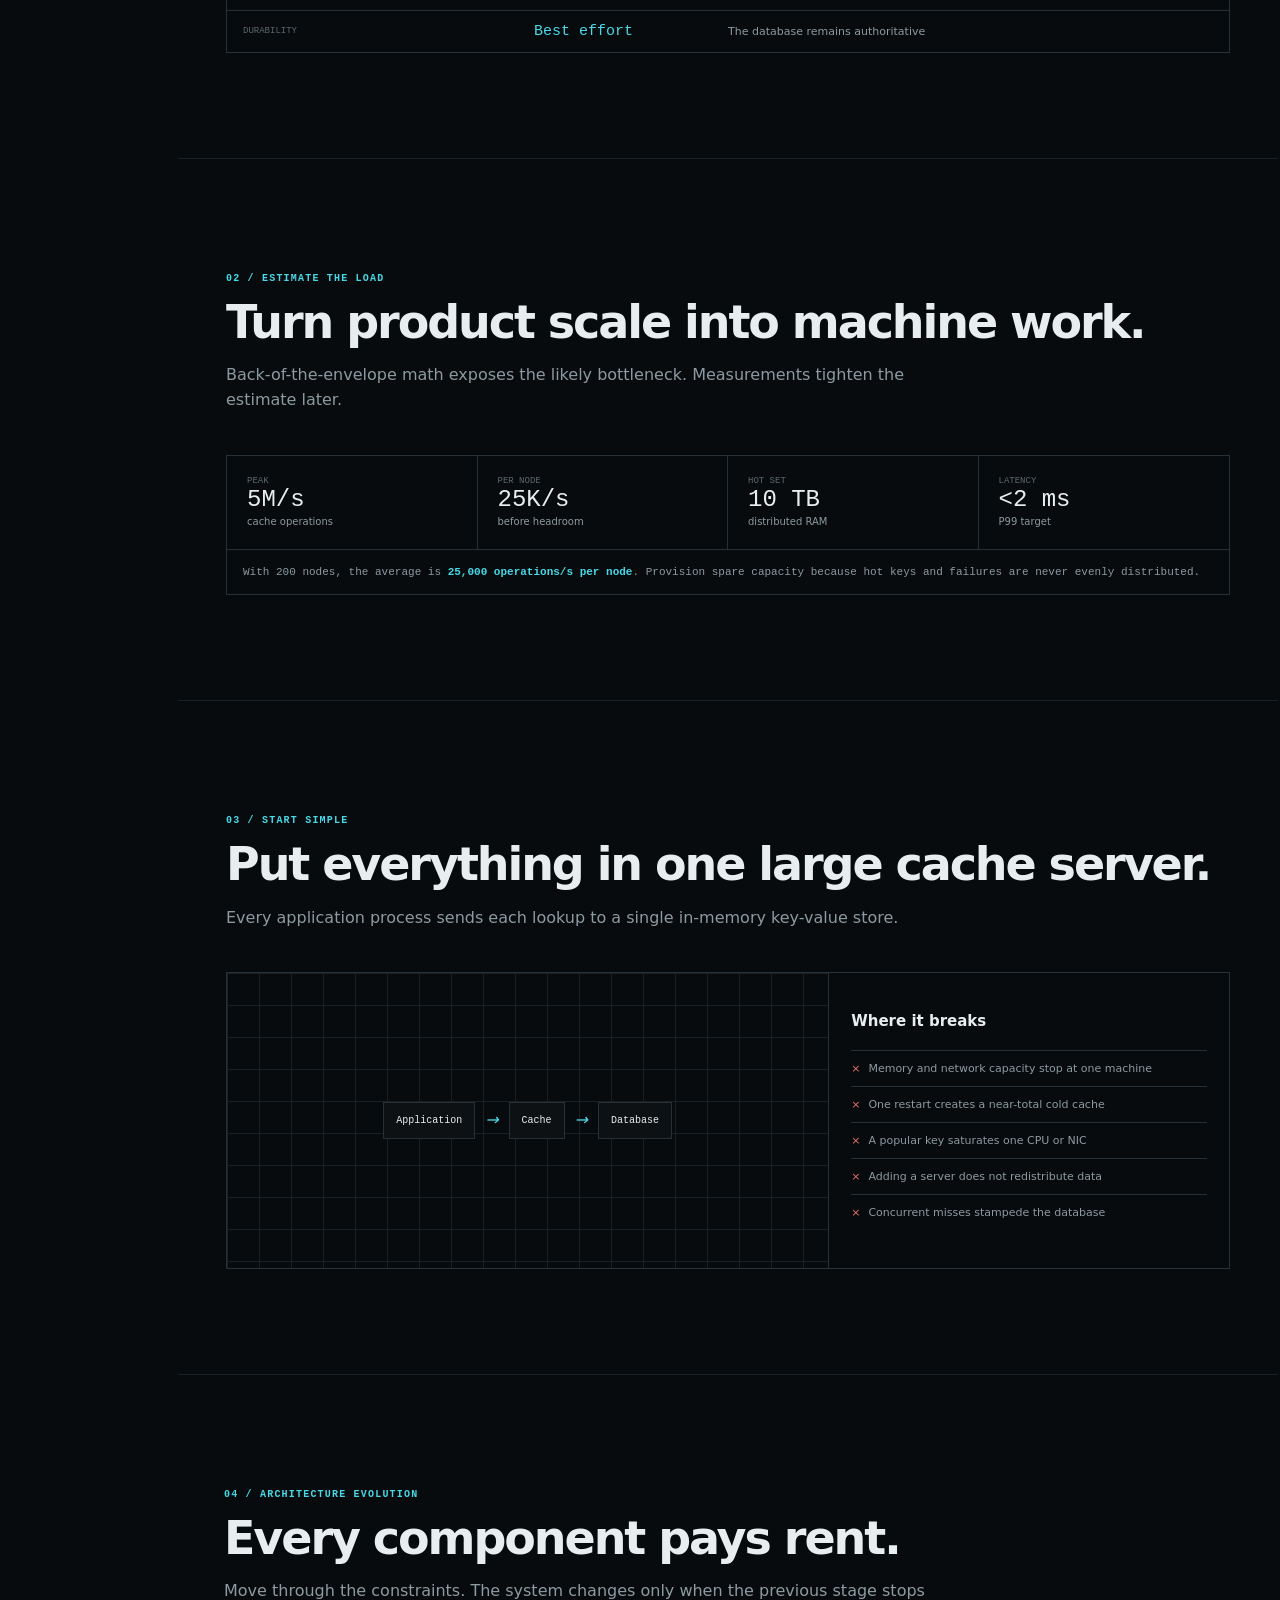
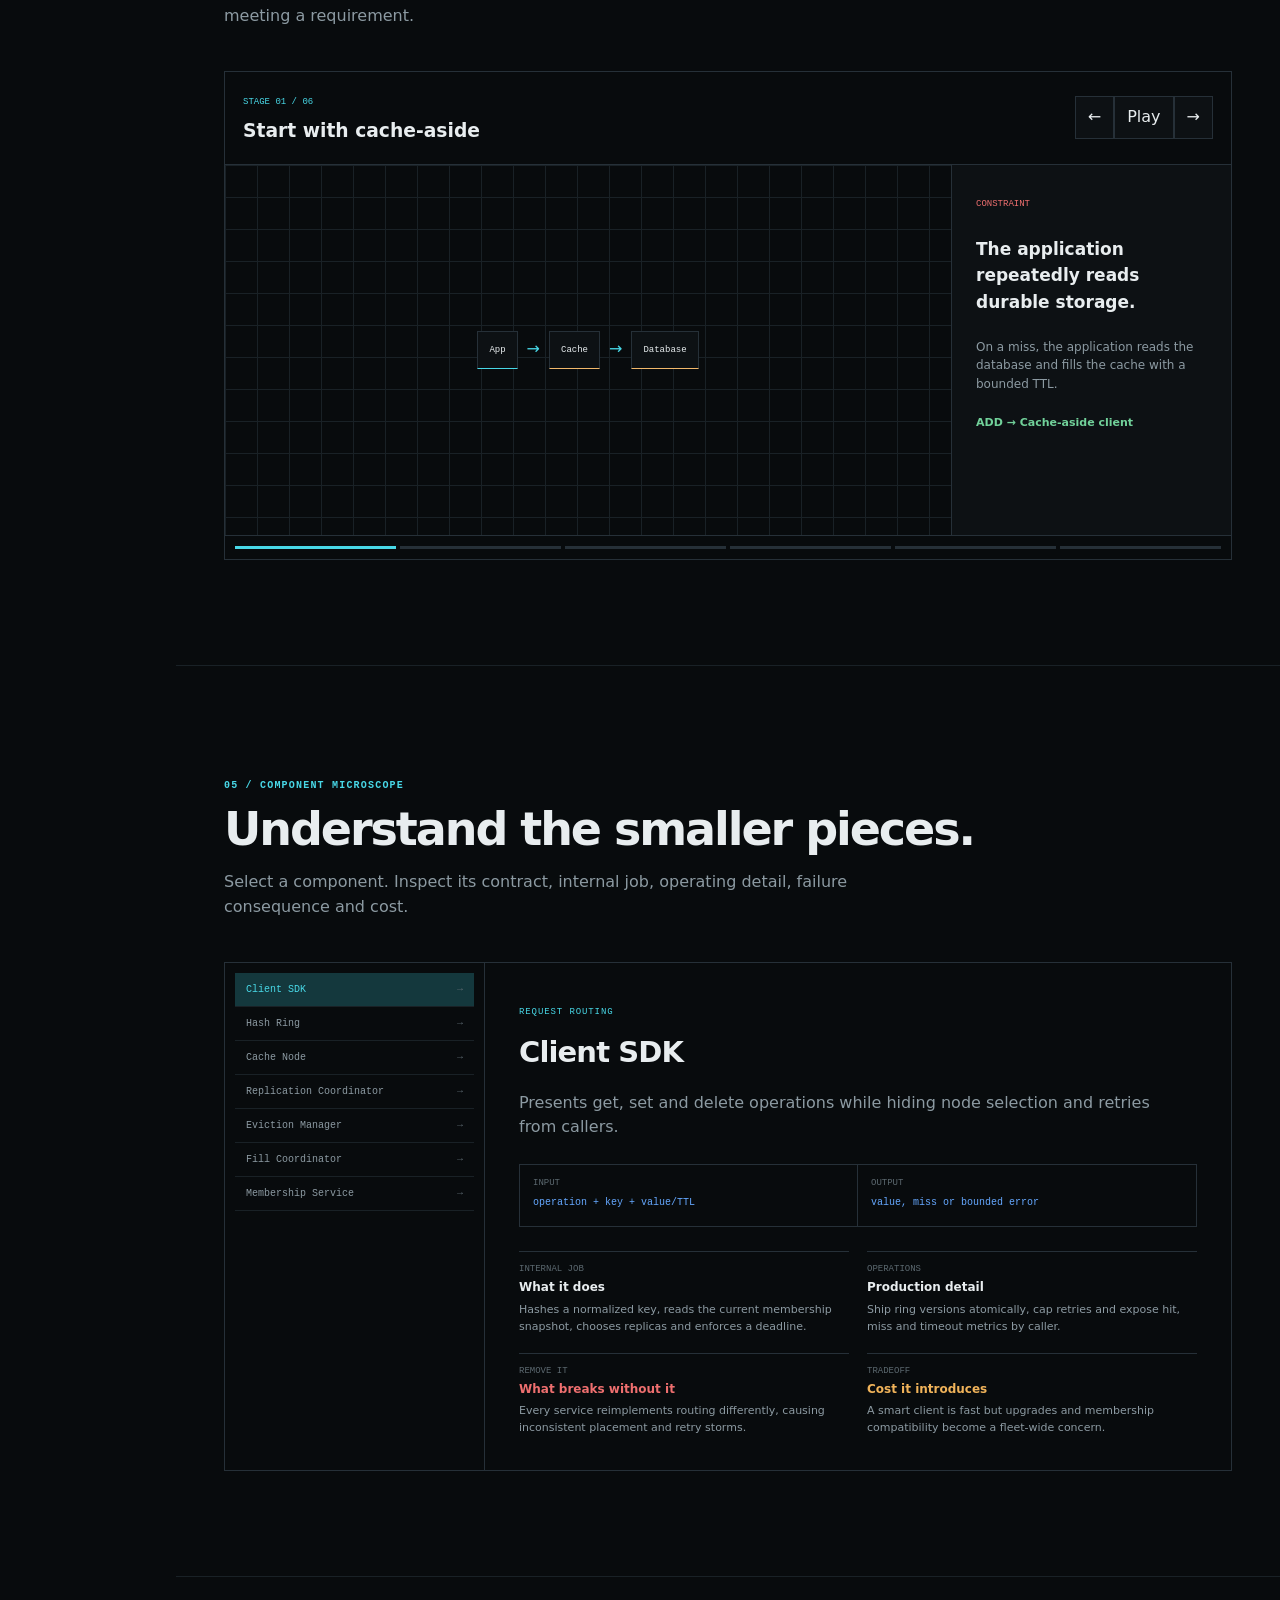
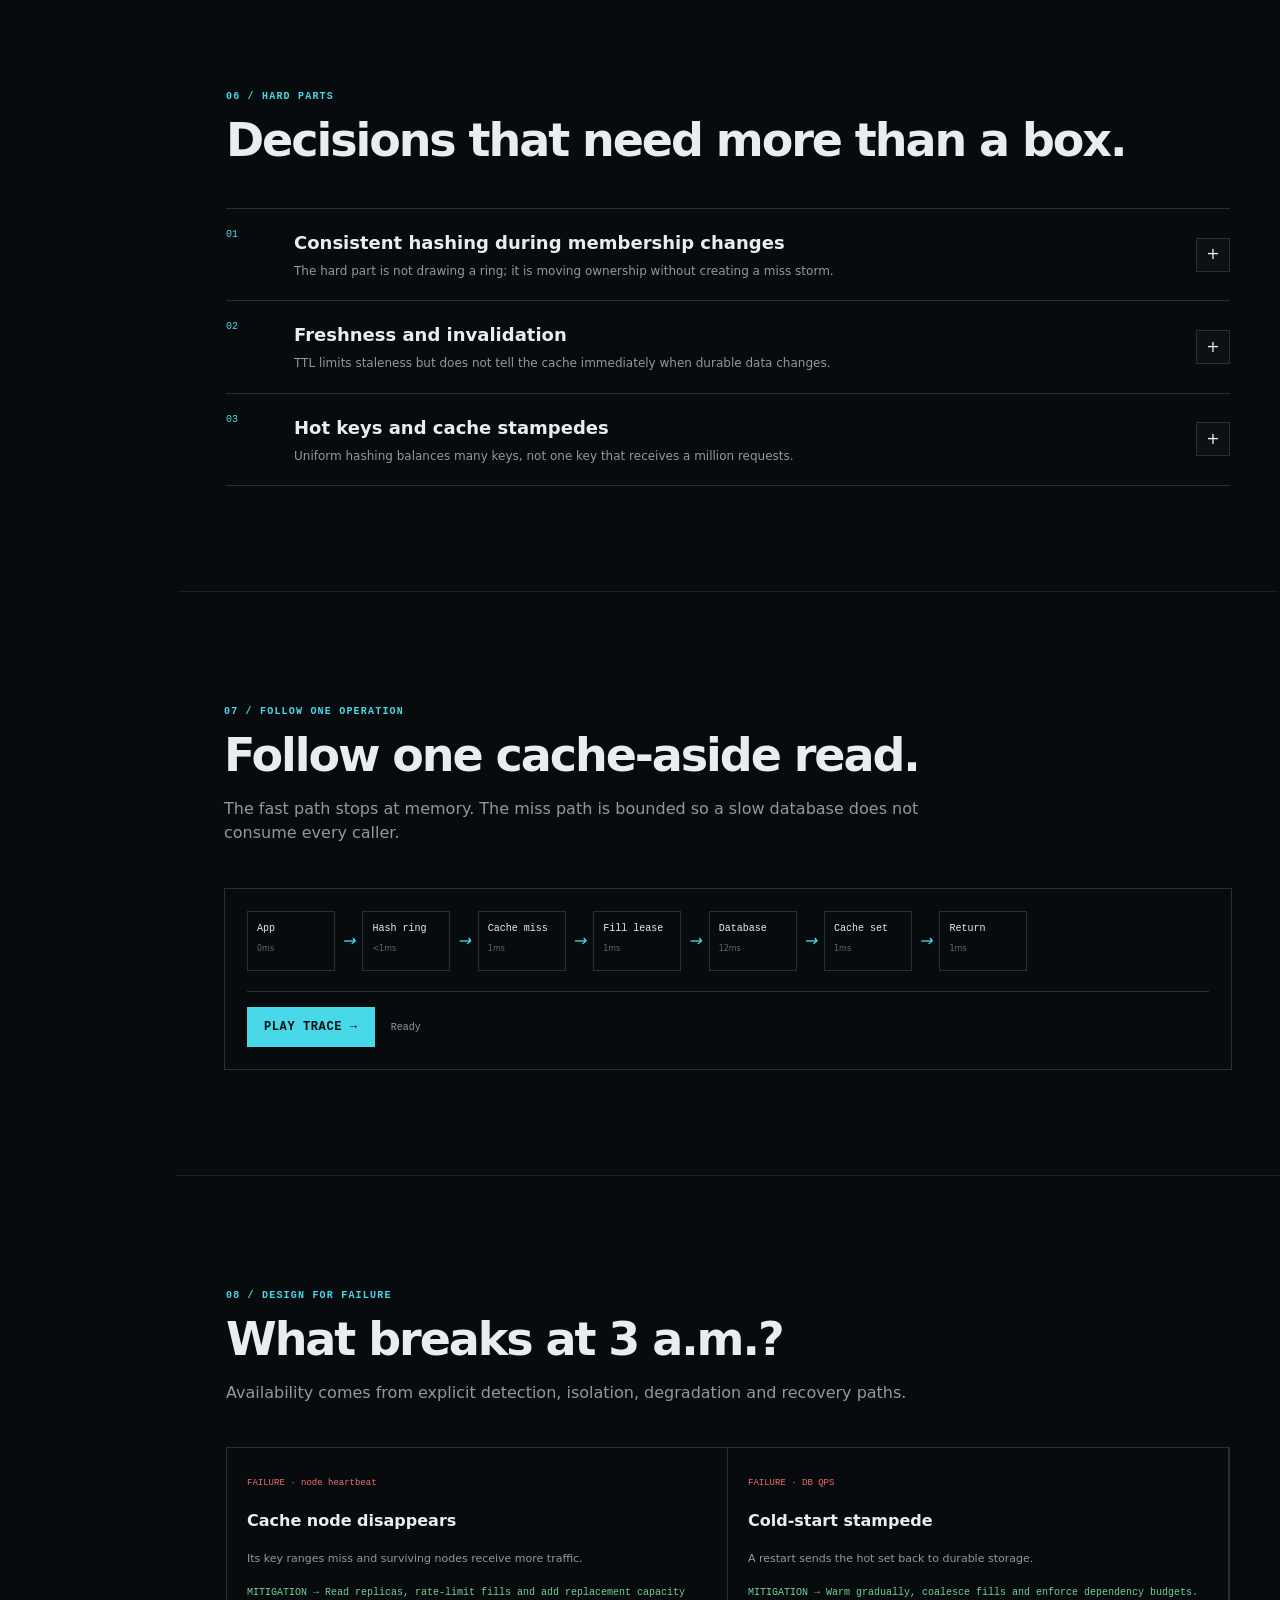
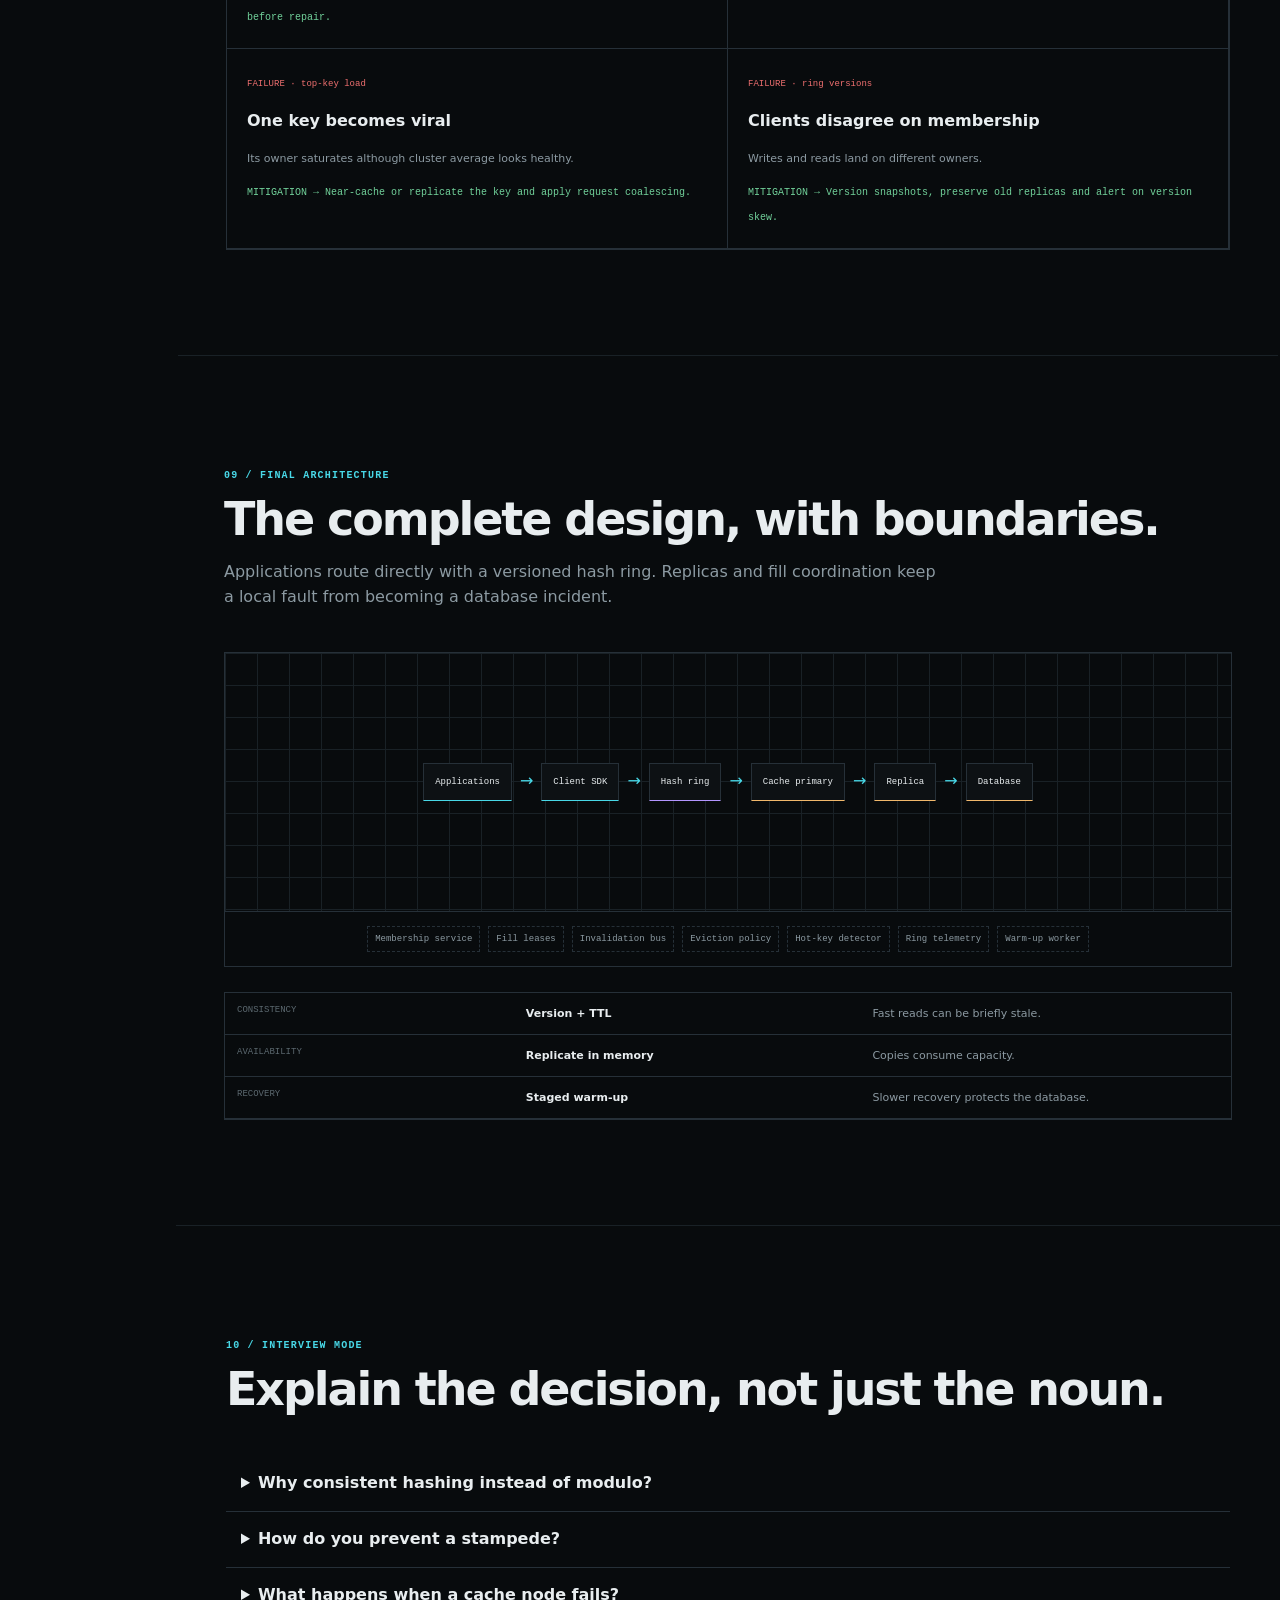
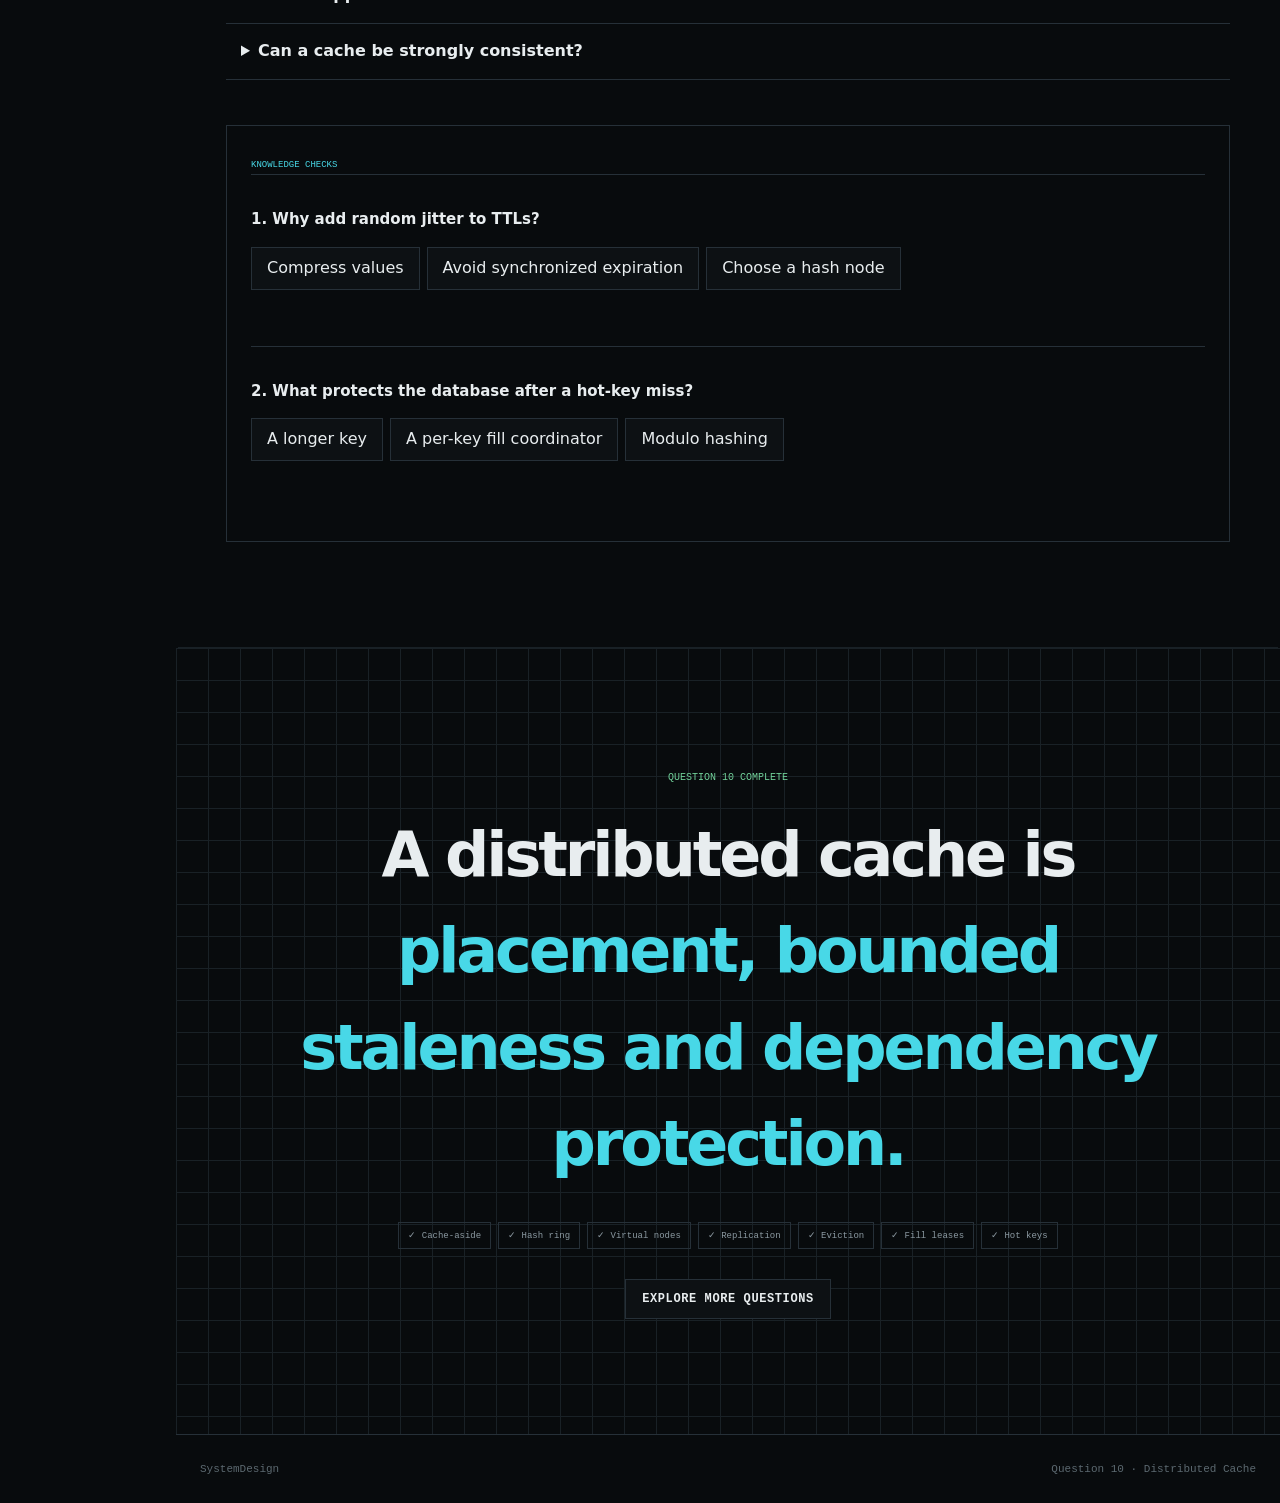
<file: questions/distributed-cache.html>
<!doctype html><html lang="en"><head><meta charset="utf-8"><meta name="viewport" content="width=device-width,initial-scale=1"><meta name="description" content="Interactive system design lesson: Design a Distributed Cache."><meta name="theme-color" content="#080b0d"><meta property="og:type" content="article"><meta property="og:title" content="10 · Design a Distributed Cache — SystemDesign"><meta property="og:description" content="Interactive system design lesson: Design a Distributed Cache."><meta property="og:url" content="https://prathmesh333.github.io/SystemDesign/questions/distributed-cache.html"><link rel="canonical" href="https://prathmesh333.github.io/SystemDesign/questions/distributed-cache.html"><link rel="manifest" href="../site.webmanifest"><title>10 · Design a Distributed Cache — SystemDesign</title><link rel="stylesheet" href="../css/global.css"><link rel="stylesheet" href="../css/detailed-question.css"></head><body class="detail-body" data-question="distributed-cache">
<header class="site-header"><a class="brand" href="../index.html"><span class="brand-mark">SD</span><span>SystemDesign</span></a><div class="detail-header-state"><i></i><span>Question 10 · Detailed lesson</span></div><a class="exit-link" href="../index.html">All questions ×</a></header>
<aside class="detail-rail"><span>LESSON MAP</span><a href="#overview"><b>01</b>Problem</a><a href="#requirements"><b>02</b>Requirements</a><a href="#estimate"><b>03</b>Scale</a><a href="#naive"><b>04</b>Naive design</a><a href="#evolution"><b>05</b>Evolution</a><a href="#components"><b>06</b>Components</a><a href="#deep-dives"><b>07</b>Hard parts</a><a href="#trace"><b>08</b>Request path</a><a href="#failures"><b>09</b>Failures</a><a href="#final"><b>10</b>Final design</a><a href="#interview"><b>11</b>Interview</a></aside>
<main class="detail-main">
<section id="overview" class="detail-hero grid-surface observe"><div class="overline" id="hero-overline"></div><h1 id="hero-title"></h1><blockquote id="hero-prompt"></blockquote><div class="detail-meta" id="hero-meta"></div></section>
<section id="requirements" class="detail-section observe"><header class="detail-chapter"><span>01 / DEFINE SUCCESS</span><h2>Requirements shape the system.</h2><p id="requirements-note"></p></header><div class="req-grid"><div><h3>Functional requirements</h3><ul id="functional-list"></ul></div><div><h3>Non-functional requirements</h3><ul id="nonfunctional-list"></ul></div></div><div class="scale-table" id="assumptions"></div></section>
<section id="estimate" class="detail-section observe"><header class="detail-chapter"><span>02 / ESTIMATE THE LOAD</span><h2>Turn product scale into machine work.</h2><p>Back-of-the-envelope math exposes the likely bottleneck. Measurements tighten the estimate later.</p></header><div class="estimation" id="estimation"></div><div class="formula-band" id="formula"></div></section>
<section id="naive" class="detail-section observe"><header class="detail-chapter"><span>03 / START SIMPLE</span><h2 id="naive-title"></h2><p id="naive-copy"></p></header><div class="naive-workbench"><div class="naive-flow grid-surface" id="naive-flow"></div><div class="naive-notes"><h3>Where it breaks</h3><ul class="break-list" id="break-list"></ul></div></div></section>
<section id="evolution" class="detail-section wide observe"><header class="detail-chapter"><span>04 / ARCHITECTURE EVOLUTION</span><h2>Every component pays rent.</h2><p>Move through the constraints. The system changes only when the previous stage stops meeting a requirement.</p></header><div class="evo-shell"><div class="evo-top"><div><small id="evo-count"></small><h3 id="evo-title"></h3></div><div class="evo-buttons"><button id="evo-prev">←</button><button id="evo-play">Play</button><button id="evo-next">→</button></div></div><div class="evo-body"><div id="evo-canvas" class="evo-canvas grid-surface"></div><aside class="evo-reason"><span>CONSTRAINT</span><h4 id="evo-problem"></h4><p id="evo-explain"></p><b id="evo-solution"></b></aside></div><div id="evo-dots" class="evo-dots"></div></div></section>
<section id="components" class="detail-section wide observe"><header class="detail-chapter"><span>05 / COMPONENT MICROSCOPE</span><h2>Understand the smaller pieces.</h2><p>Select a component. Inspect its contract, internal job, operating detail, failure consequence and cost.</p></header><div class="microscope"><div id="component-index" class="component-index"></div><article id="component-detail" class="component-detail"></article></div></section>
<section id="deep-dives" class="detail-section observe"><header class="detail-chapter"><span>06 / HARD PARTS</span><h2>Decisions that need more than a box.</h2></header><div id="deep-dive-list" class="deep-dive-list"></div></section>
<section id="trace" class="detail-section wide observe"><header class="detail-chapter"><span>07 / FOLLOW ONE OPERATION</span><h2 id="trace-title"></h2><p id="trace-copy"></p></header><div class="trace-shell"><div id="trace-line" class="trace-line"></div><div class="trace-control"><button id="trace-play" class="button primary">Play trace →</button><span id="trace-status">Ready</span></div></div></section>
<section id="failures" class="detail-section observe"><header class="detail-chapter"><span>08 / DESIGN FOR FAILURE</span><h2>What breaks at 3 a.m.?</h2><p>Availability comes from explicit detection, isolation, degradation and recovery paths.</p></header><div id="failure-grid" class="failure-grid"></div></section>
<section id="final" class="detail-section wide observe"><header class="detail-chapter"><span>09 / FINAL ARCHITECTURE</span><h2>The complete design, with boundaries.</h2><p id="final-copy"></p></header><div id="final-topology" class="final-topology grid-surface"></div><div id="final-support" class="final-support"></div><div id="tradeoffs" class="tradeoff-table"></div></section>
<section id="interview" class="detail-section observe"><header class="detail-chapter"><span>10 / INTERVIEW MODE</span><h2>Explain the decision, not just the noun.</h2></header><div id="interview-accordion" class="interview-accordion"></div><div class="multi-quiz"><small>KNOWLEDGE CHECKS</small><div id="quiz-list"></div></div></section>
<section id="complete" class="detail-complete grid-surface"><span id="complete-label"></span><h2 id="complete-title"></h2><div id="takeaways" class="takeaways"></div><a class="button secondary" href="../index.html">Explore more questions</a></section>
<footer><span>SystemDesign</span><span id="footer-question"></span></footer></main>
<script src="../js/questions/question-data.js"></script><script src="../js/questions/question-data-more.js"></script><script src="../js/questions/question-data-infra.js"></script><script src="../js/questions/detailed-question.js"></script></body></html>
</file>
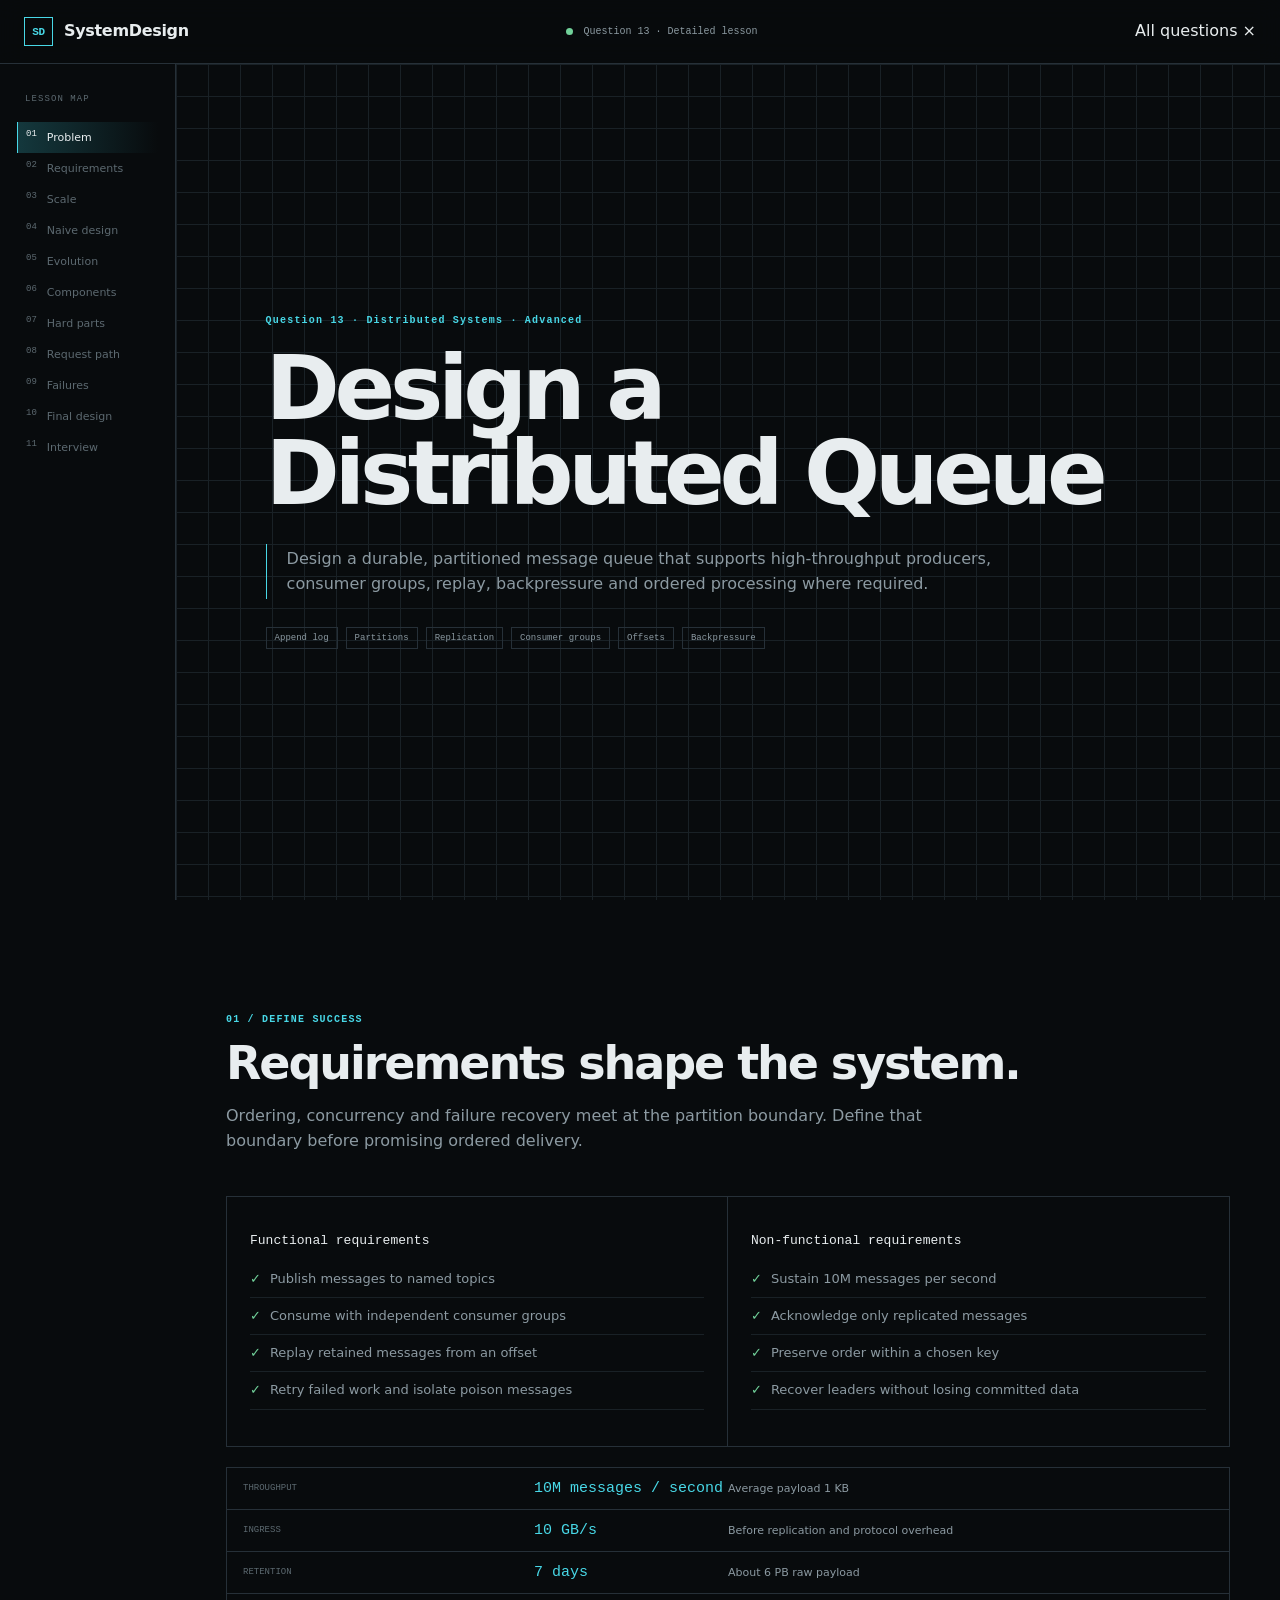
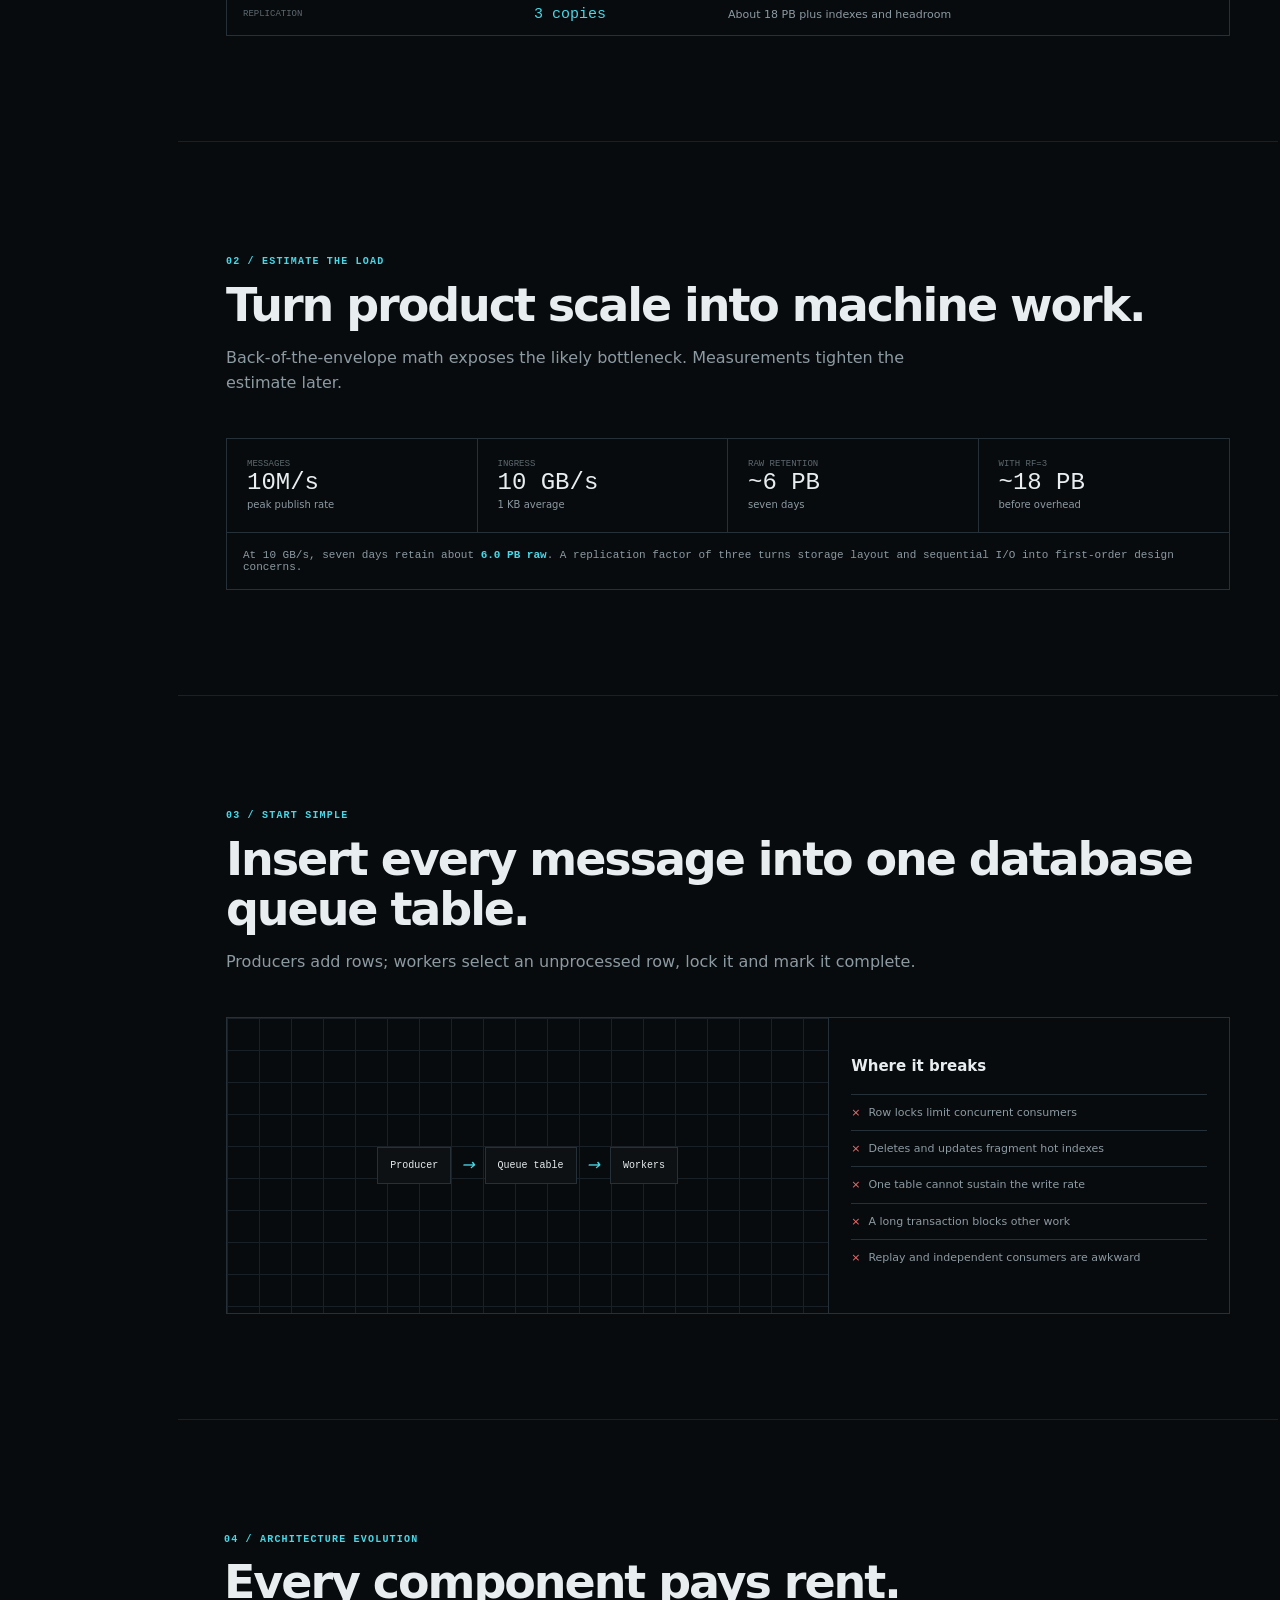
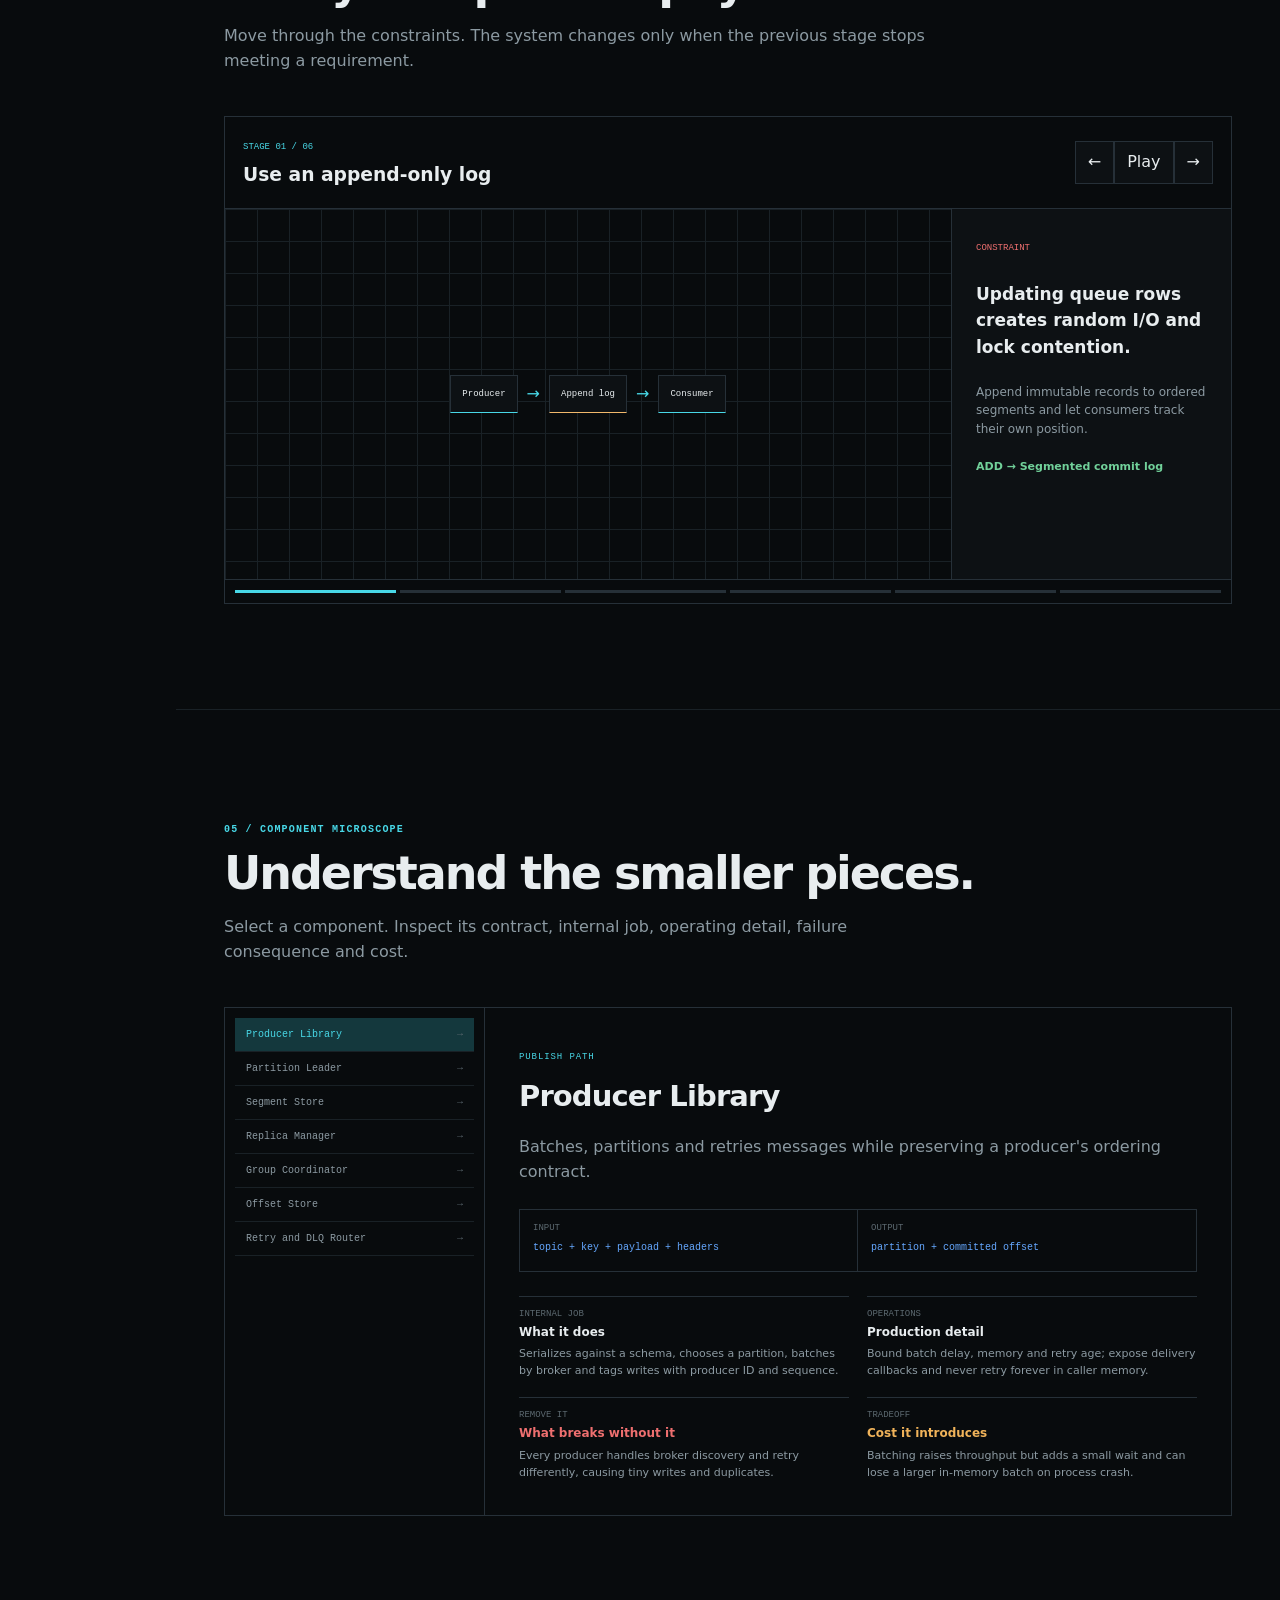
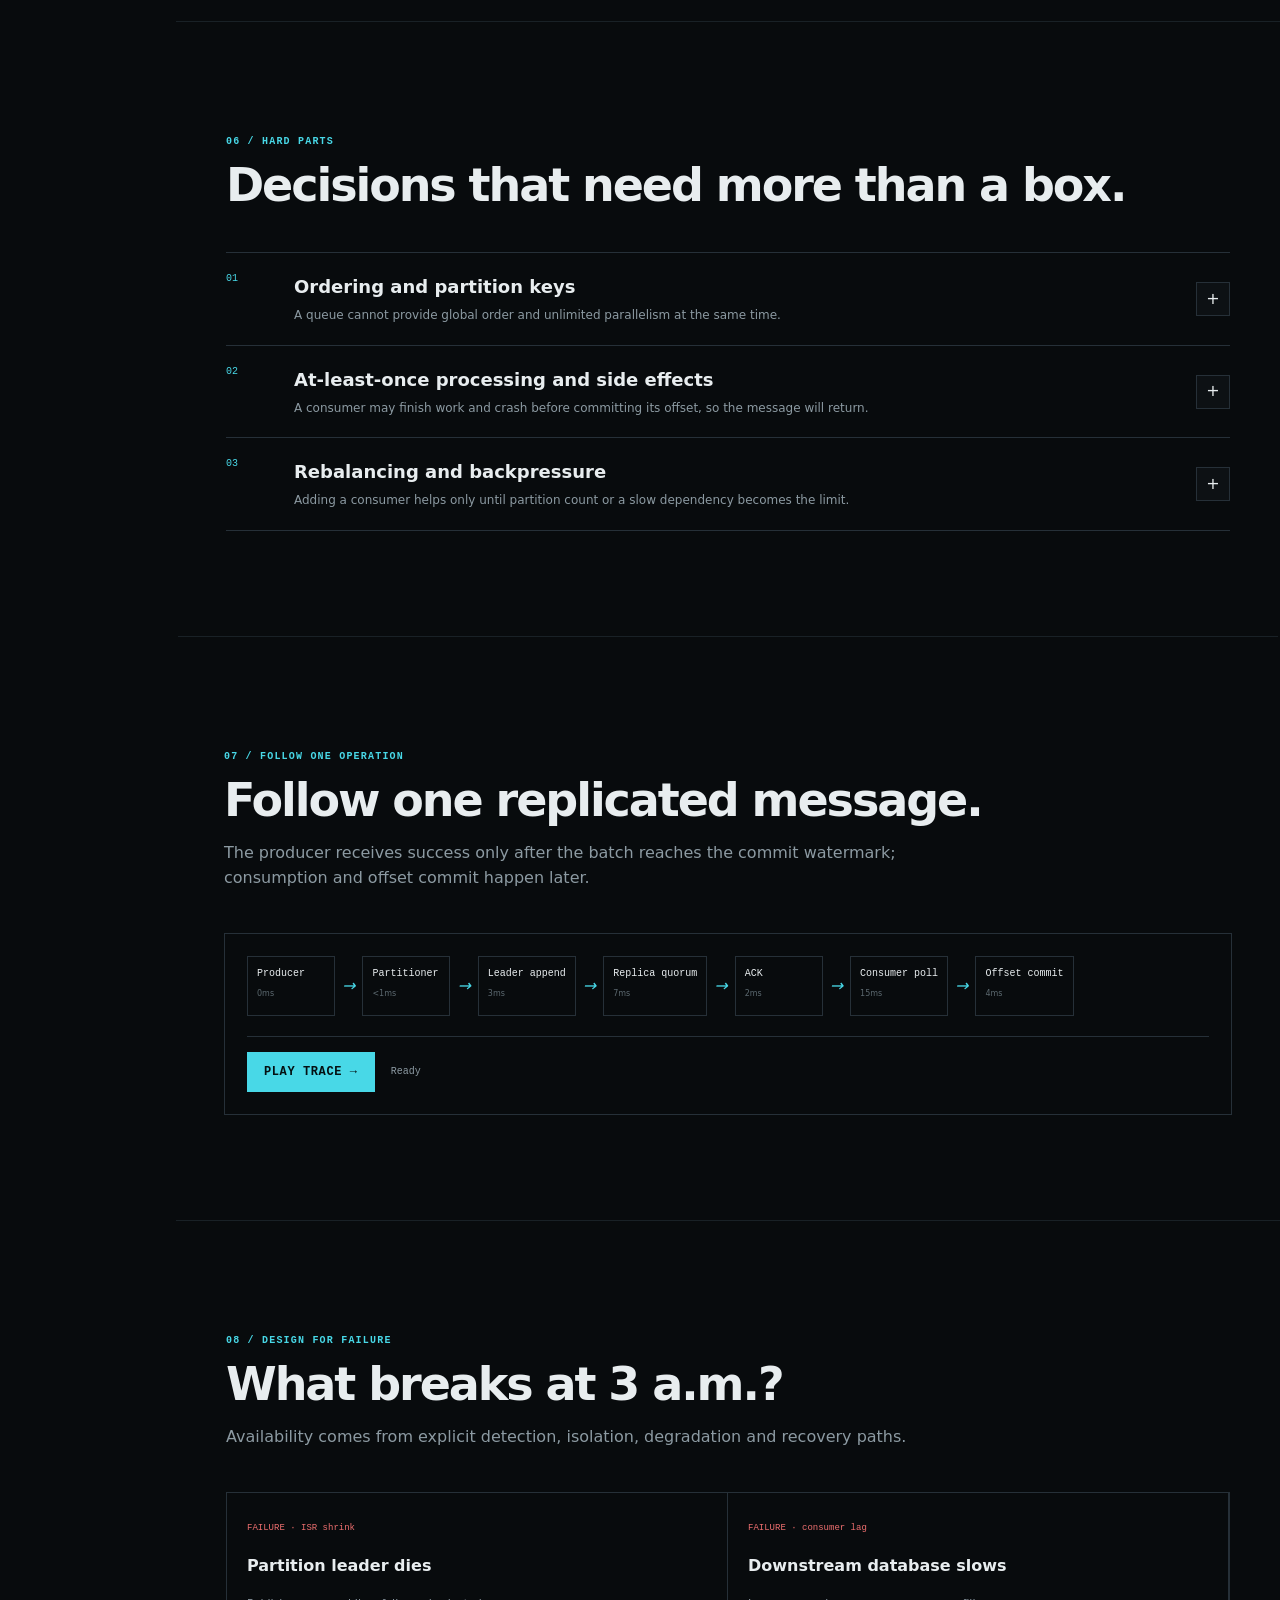
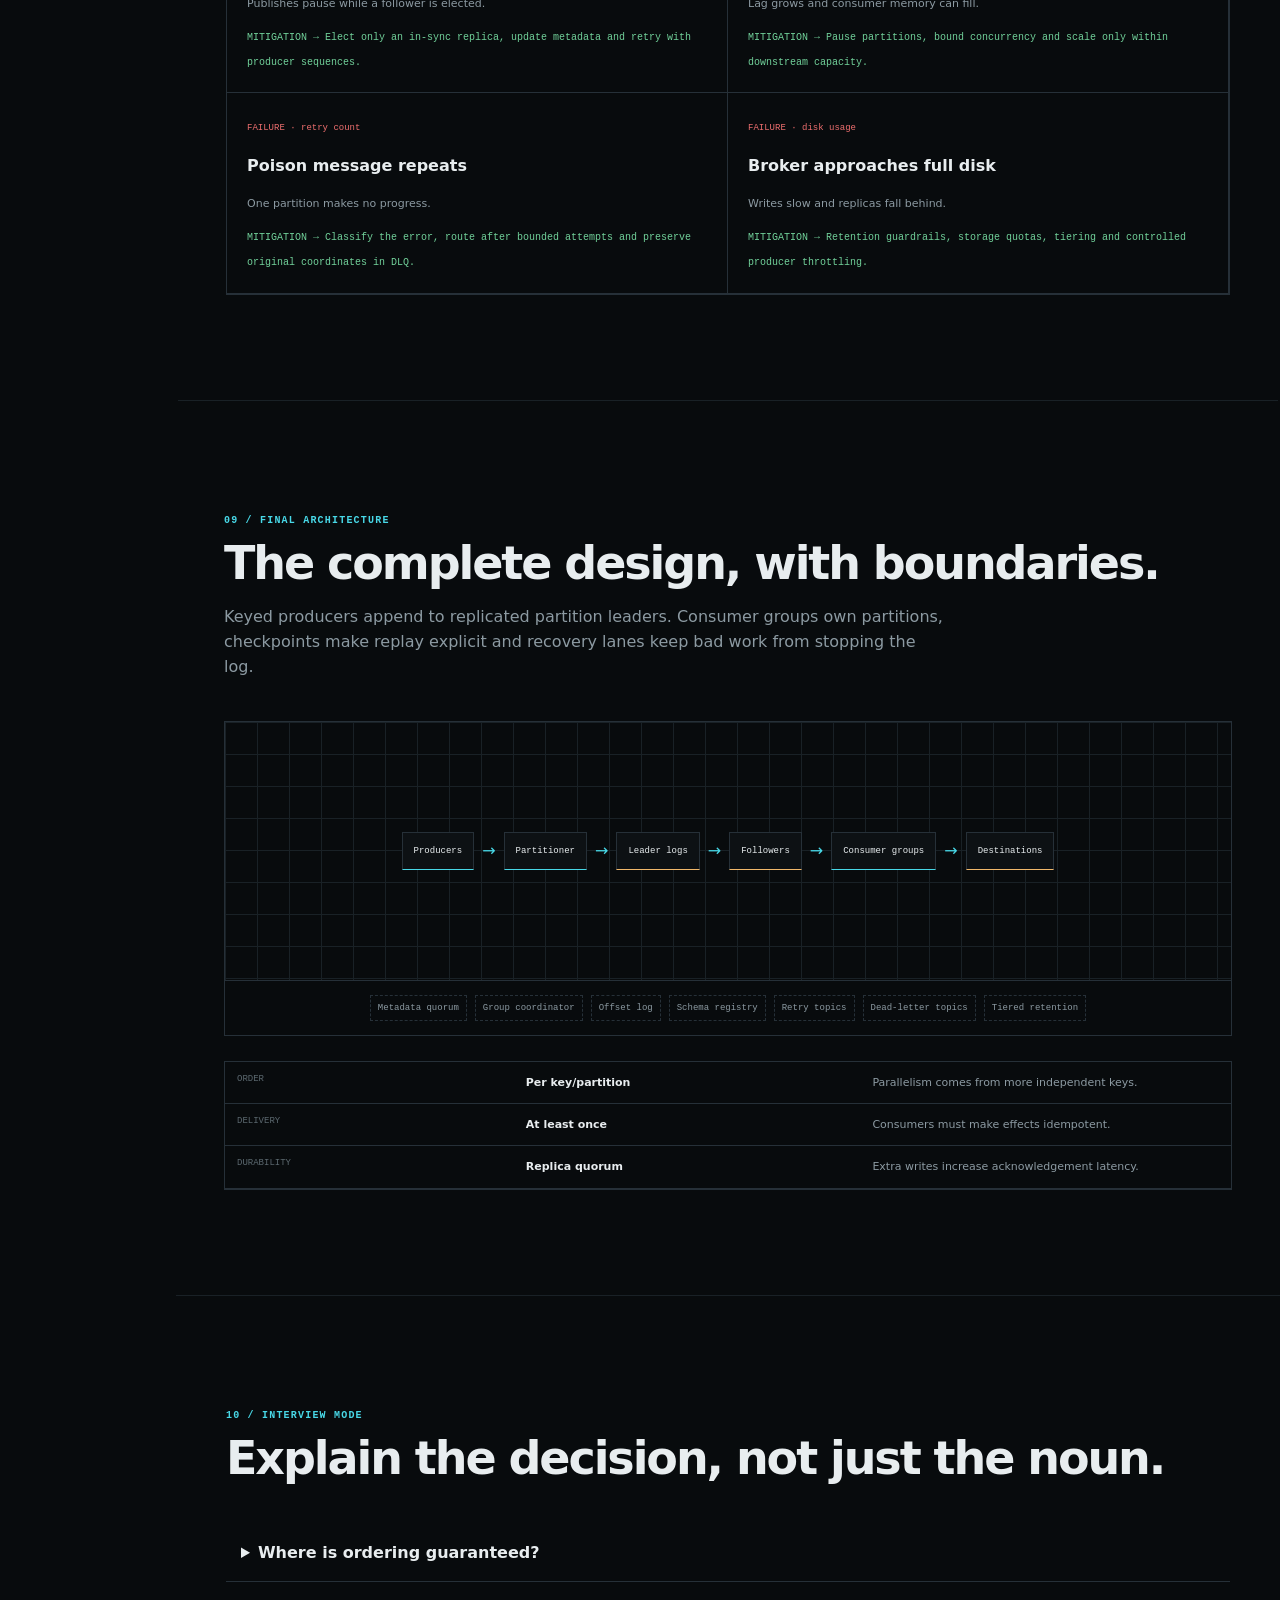
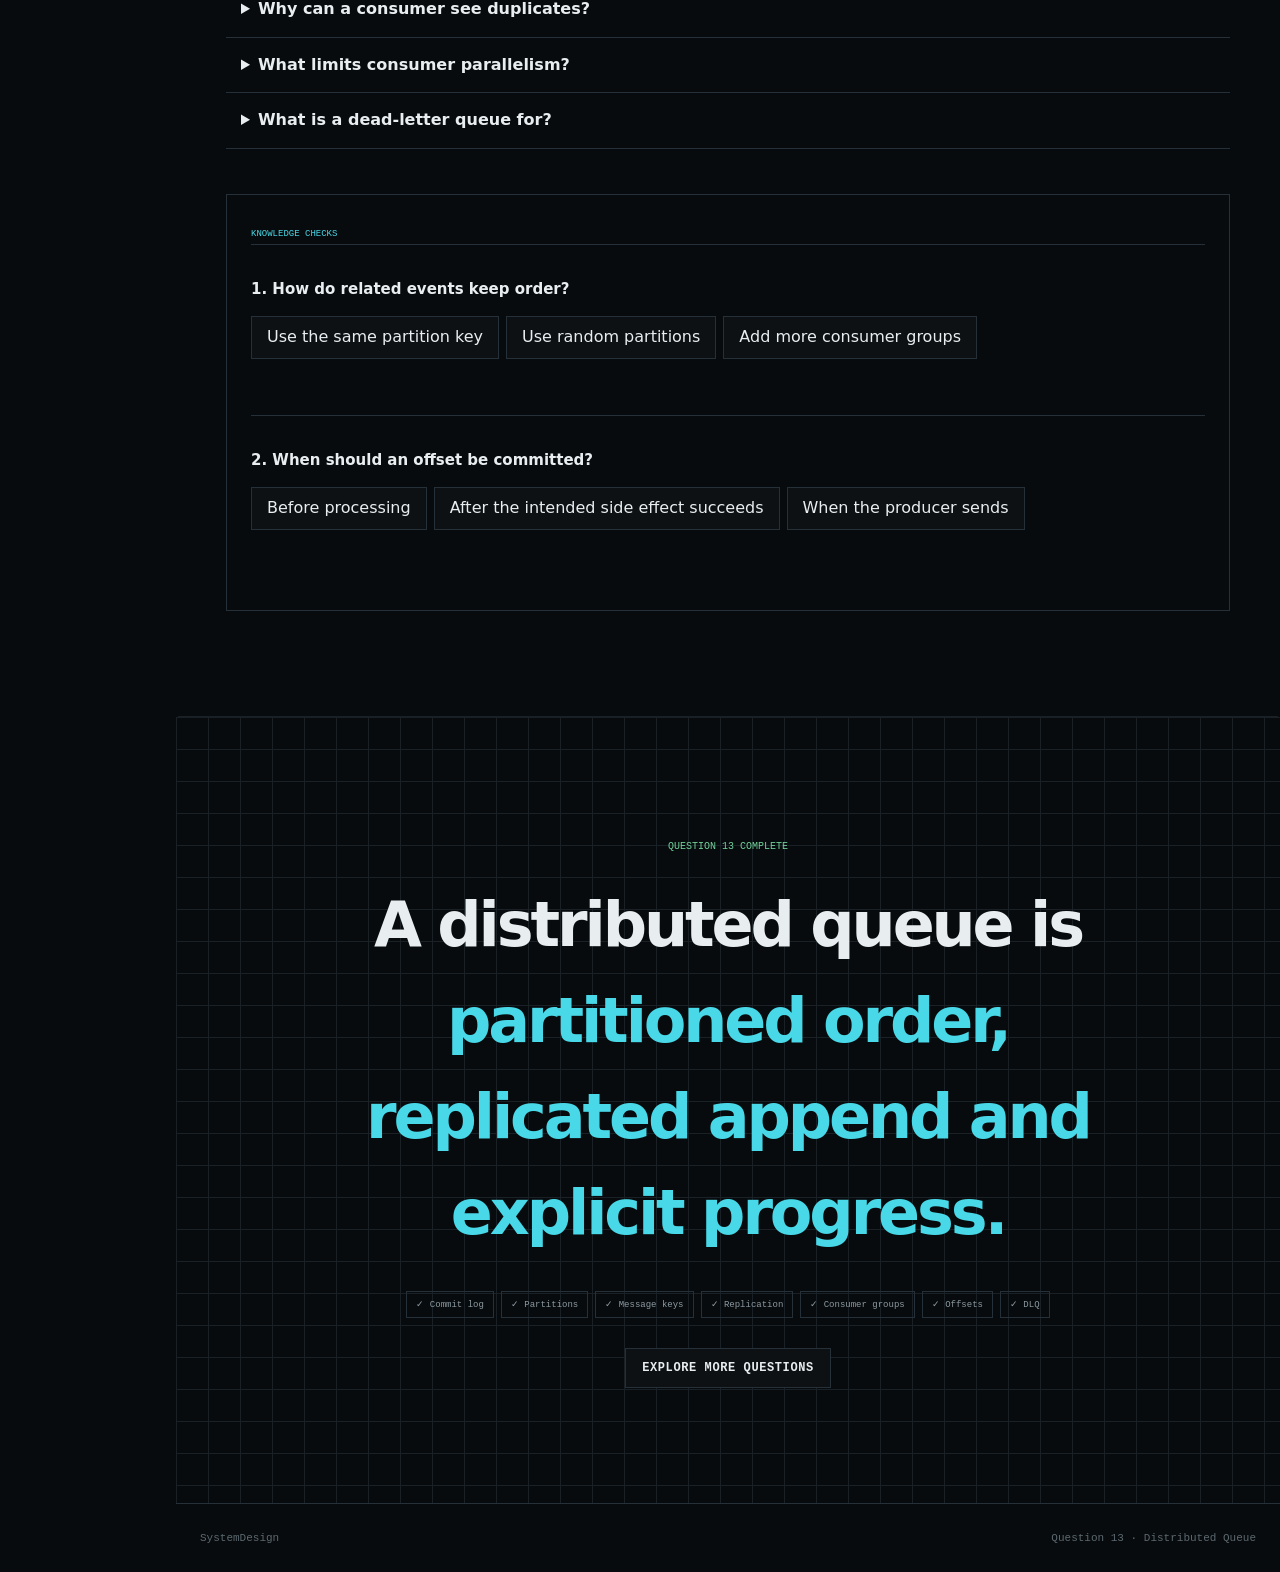
<file: questions/distributed-queue.html>
<!doctype html><html lang="en"><head><meta charset="utf-8"><meta name="viewport" content="width=device-width,initial-scale=1"><meta name="description" content="Interactive system design lesson: Design a Distributed Queue."><meta name="theme-color" content="#080b0d"><meta property="og:type" content="article"><meta property="og:title" content="13 · Design a Distributed Queue — SystemDesign"><meta property="og:description" content="Interactive system design lesson: Design a Distributed Queue."><meta property="og:url" content="https://prathmesh333.github.io/SystemDesign/questions/distributed-queue.html"><link rel="canonical" href="https://prathmesh333.github.io/SystemDesign/questions/distributed-queue.html"><link rel="manifest" href="../site.webmanifest"><title>13 · Design a Distributed Queue — SystemDesign</title><link rel="stylesheet" href="../css/global.css"><link rel="stylesheet" href="../css/detailed-question.css"></head><body class="detail-body" data-question="distributed-queue">
<header class="site-header"><a class="brand" href="../index.html"><span class="brand-mark">SD</span><span>SystemDesign</span></a><div class="detail-header-state"><i></i><span>Question 13 · Detailed lesson</span></div><a class="exit-link" href="../index.html">All questions ×</a></header>
<aside class="detail-rail"><span>LESSON MAP</span><a href="#overview"><b>01</b>Problem</a><a href="#requirements"><b>02</b>Requirements</a><a href="#estimate"><b>03</b>Scale</a><a href="#naive"><b>04</b>Naive design</a><a href="#evolution"><b>05</b>Evolution</a><a href="#components"><b>06</b>Components</a><a href="#deep-dives"><b>07</b>Hard parts</a><a href="#trace"><b>08</b>Request path</a><a href="#failures"><b>09</b>Failures</a><a href="#final"><b>10</b>Final design</a><a href="#interview"><b>11</b>Interview</a></aside>
<main class="detail-main">
<section id="overview" class="detail-hero grid-surface observe"><div class="overline" id="hero-overline"></div><h1 id="hero-title"></h1><blockquote id="hero-prompt"></blockquote><div class="detail-meta" id="hero-meta"></div></section>
<section id="requirements" class="detail-section observe"><header class="detail-chapter"><span>01 / DEFINE SUCCESS</span><h2>Requirements shape the system.</h2><p id="requirements-note"></p></header><div class="req-grid"><div><h3>Functional requirements</h3><ul id="functional-list"></ul></div><div><h3>Non-functional requirements</h3><ul id="nonfunctional-list"></ul></div></div><div class="scale-table" id="assumptions"></div></section>
<section id="estimate" class="detail-section observe"><header class="detail-chapter"><span>02 / ESTIMATE THE LOAD</span><h2>Turn product scale into machine work.</h2><p>Back-of-the-envelope math exposes the likely bottleneck. Measurements tighten the estimate later.</p></header><div class="estimation" id="estimation"></div><div class="formula-band" id="formula"></div></section>
<section id="naive" class="detail-section observe"><header class="detail-chapter"><span>03 / START SIMPLE</span><h2 id="naive-title"></h2><p id="naive-copy"></p></header><div class="naive-workbench"><div class="naive-flow grid-surface" id="naive-flow"></div><div class="naive-notes"><h3>Where it breaks</h3><ul class="break-list" id="break-list"></ul></div></div></section>
<section id="evolution" class="detail-section wide observe"><header class="detail-chapter"><span>04 / ARCHITECTURE EVOLUTION</span><h2>Every component pays rent.</h2><p>Move through the constraints. The system changes only when the previous stage stops meeting a requirement.</p></header><div class="evo-shell"><div class="evo-top"><div><small id="evo-count"></small><h3 id="evo-title"></h3></div><div class="evo-buttons"><button id="evo-prev">←</button><button id="evo-play">Play</button><button id="evo-next">→</button></div></div><div class="evo-body"><div id="evo-canvas" class="evo-canvas grid-surface"></div><aside class="evo-reason"><span>CONSTRAINT</span><h4 id="evo-problem"></h4><p id="evo-explain"></p><b id="evo-solution"></b></aside></div><div id="evo-dots" class="evo-dots"></div></div></section>
<section id="components" class="detail-section wide observe"><header class="detail-chapter"><span>05 / COMPONENT MICROSCOPE</span><h2>Understand the smaller pieces.</h2><p>Select a component. Inspect its contract, internal job, operating detail, failure consequence and cost.</p></header><div class="microscope"><div id="component-index" class="component-index"></div><article id="component-detail" class="component-detail"></article></div></section>
<section id="deep-dives" class="detail-section observe"><header class="detail-chapter"><span>06 / HARD PARTS</span><h2>Decisions that need more than a box.</h2></header><div id="deep-dive-list" class="deep-dive-list"></div></section>
<section id="trace" class="detail-section wide observe"><header class="detail-chapter"><span>07 / FOLLOW ONE OPERATION</span><h2 id="trace-title"></h2><p id="trace-copy"></p></header><div class="trace-shell"><div id="trace-line" class="trace-line"></div><div class="trace-control"><button id="trace-play" class="button primary">Play trace →</button><span id="trace-status">Ready</span></div></div></section>
<section id="failures" class="detail-section observe"><header class="detail-chapter"><span>08 / DESIGN FOR FAILURE</span><h2>What breaks at 3 a.m.?</h2><p>Availability comes from explicit detection, isolation, degradation and recovery paths.</p></header><div id="failure-grid" class="failure-grid"></div></section>
<section id="final" class="detail-section wide observe"><header class="detail-chapter"><span>09 / FINAL ARCHITECTURE</span><h2>The complete design, with boundaries.</h2><p id="final-copy"></p></header><div id="final-topology" class="final-topology grid-surface"></div><div id="final-support" class="final-support"></div><div id="tradeoffs" class="tradeoff-table"></div></section>
<section id="interview" class="detail-section observe"><header class="detail-chapter"><span>10 / INTERVIEW MODE</span><h2>Explain the decision, not just the noun.</h2></header><div id="interview-accordion" class="interview-accordion"></div><div class="multi-quiz"><small>KNOWLEDGE CHECKS</small><div id="quiz-list"></div></div></section>
<section id="complete" class="detail-complete grid-surface"><span id="complete-label"></span><h2 id="complete-title"></h2><div id="takeaways" class="takeaways"></div><a class="button secondary" href="../index.html">Explore more questions</a></section>
<footer><span>SystemDesign</span><span id="footer-question"></span></footer></main>
<script src="../js/questions/question-data.js"></script><script src="../js/questions/question-data-more.js"></script><script src="../js/questions/question-data-infra.js"></script><script src="../js/questions/detailed-question.js"></script></body></html>
</file>
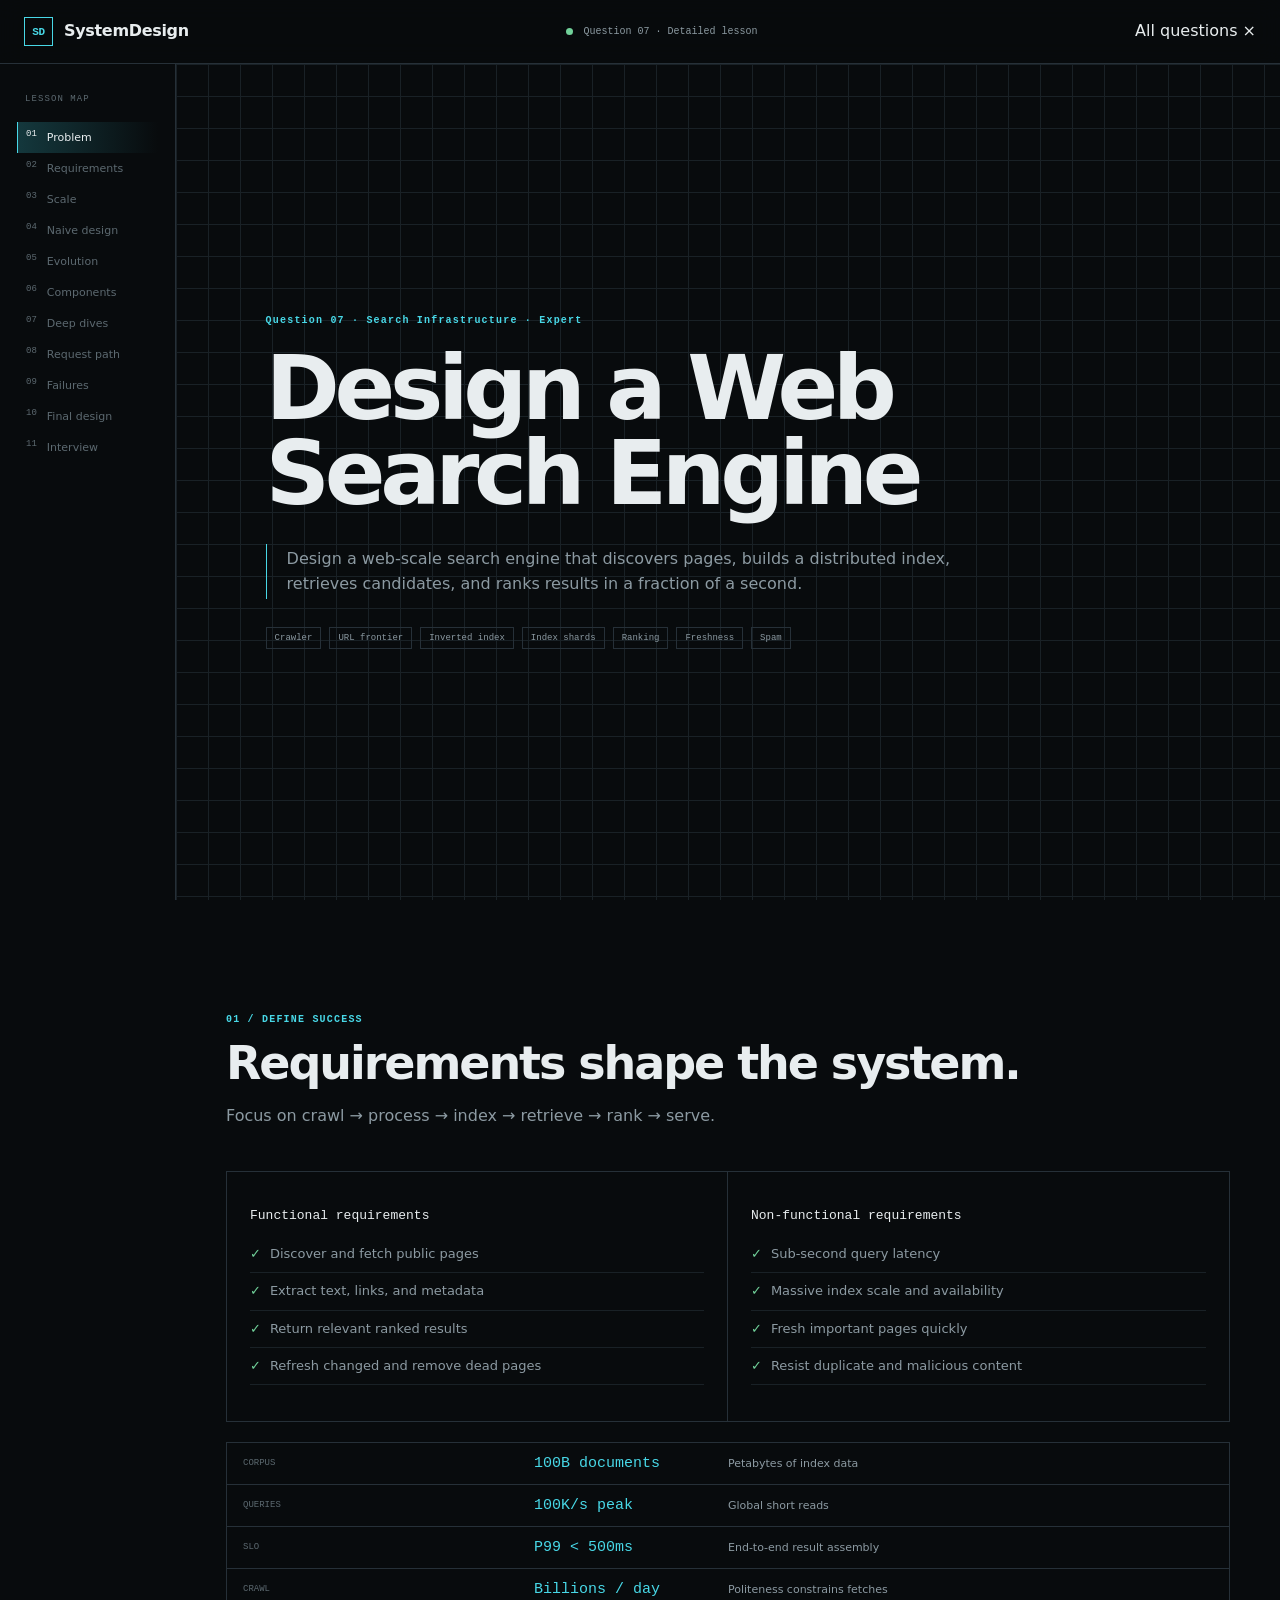
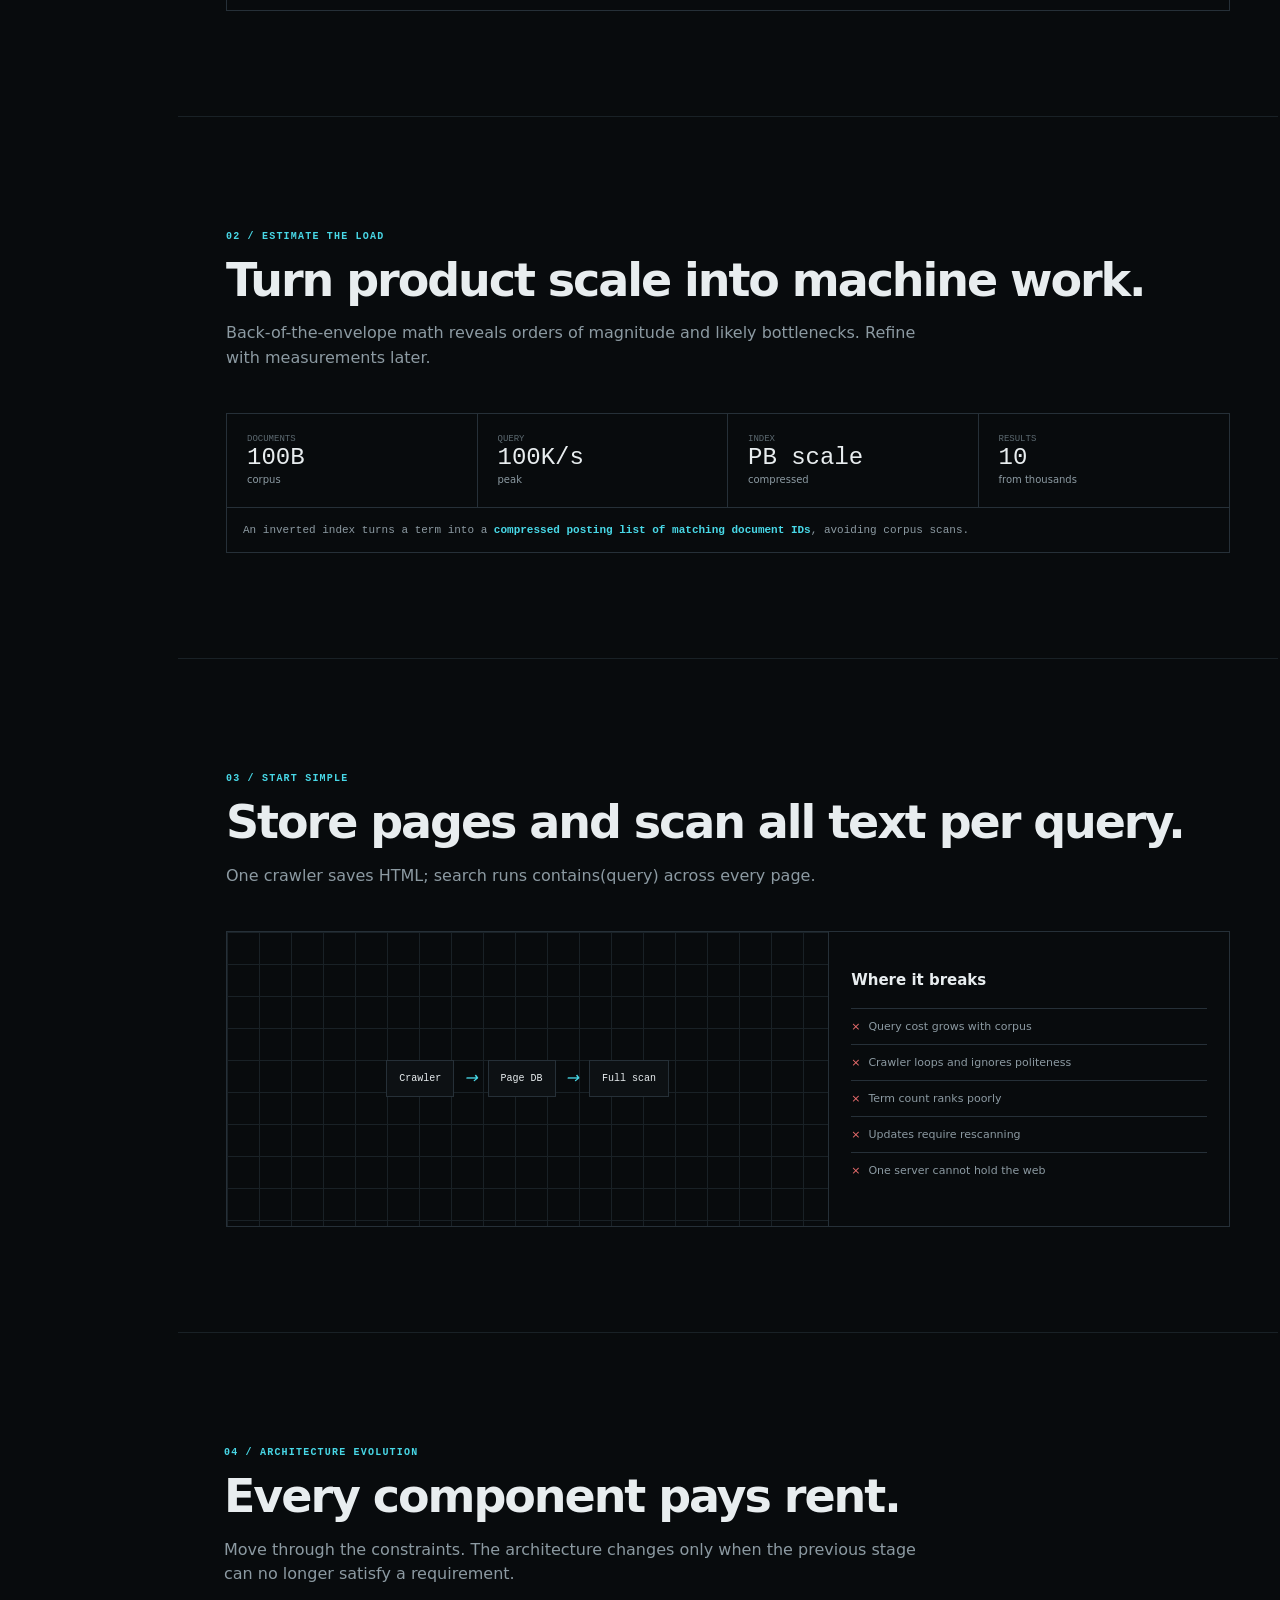
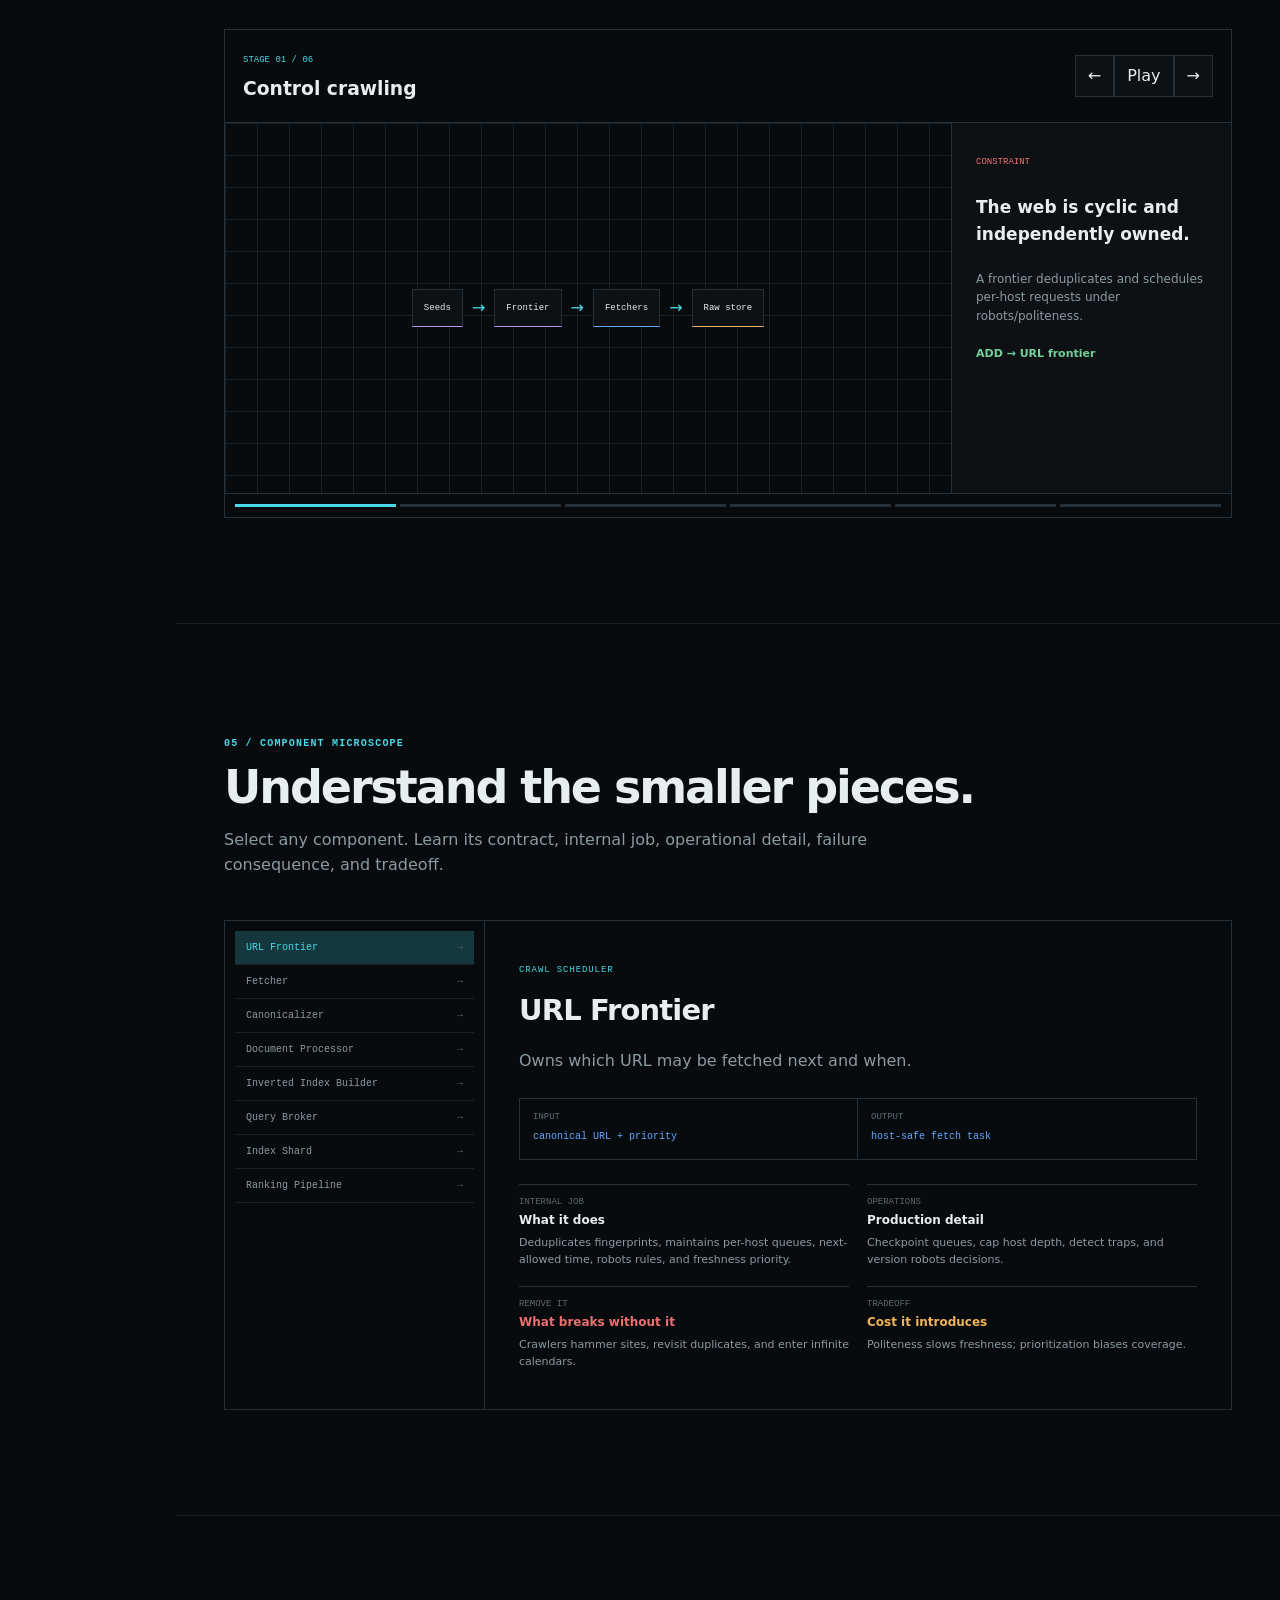
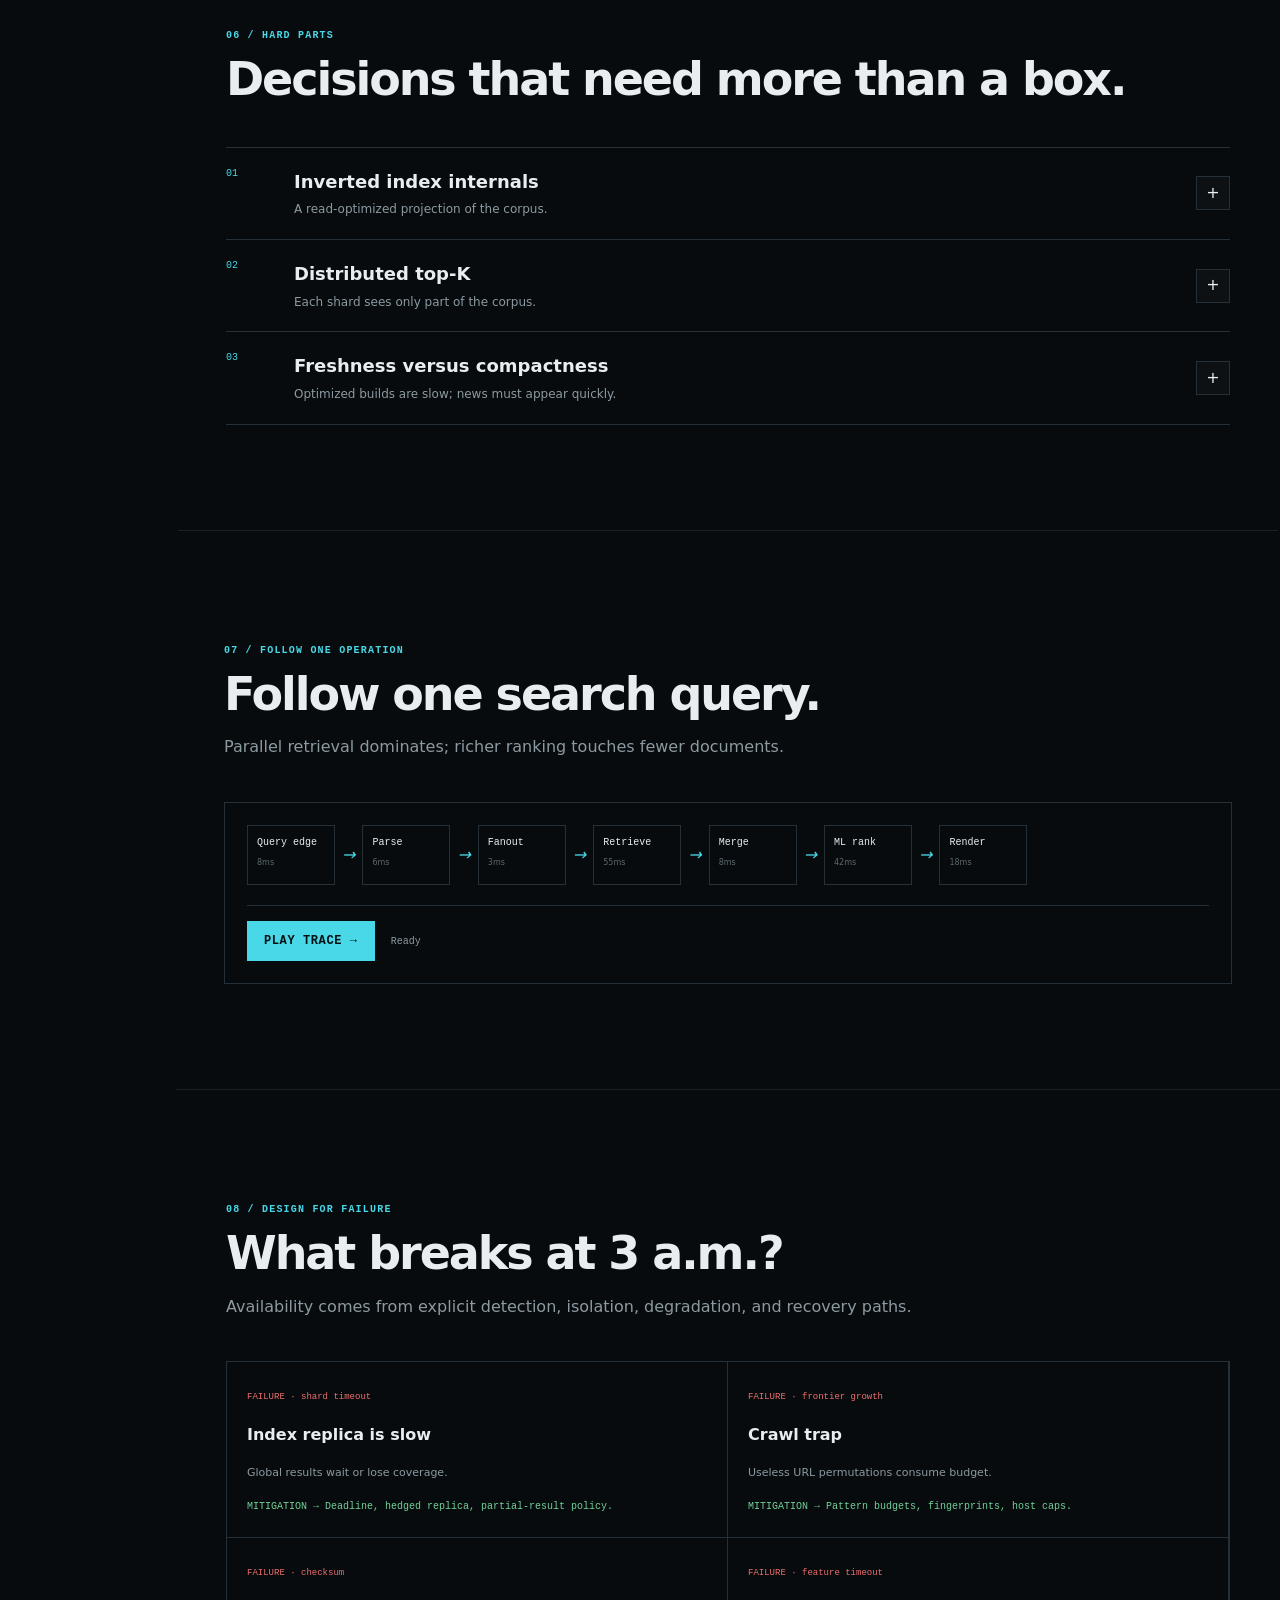
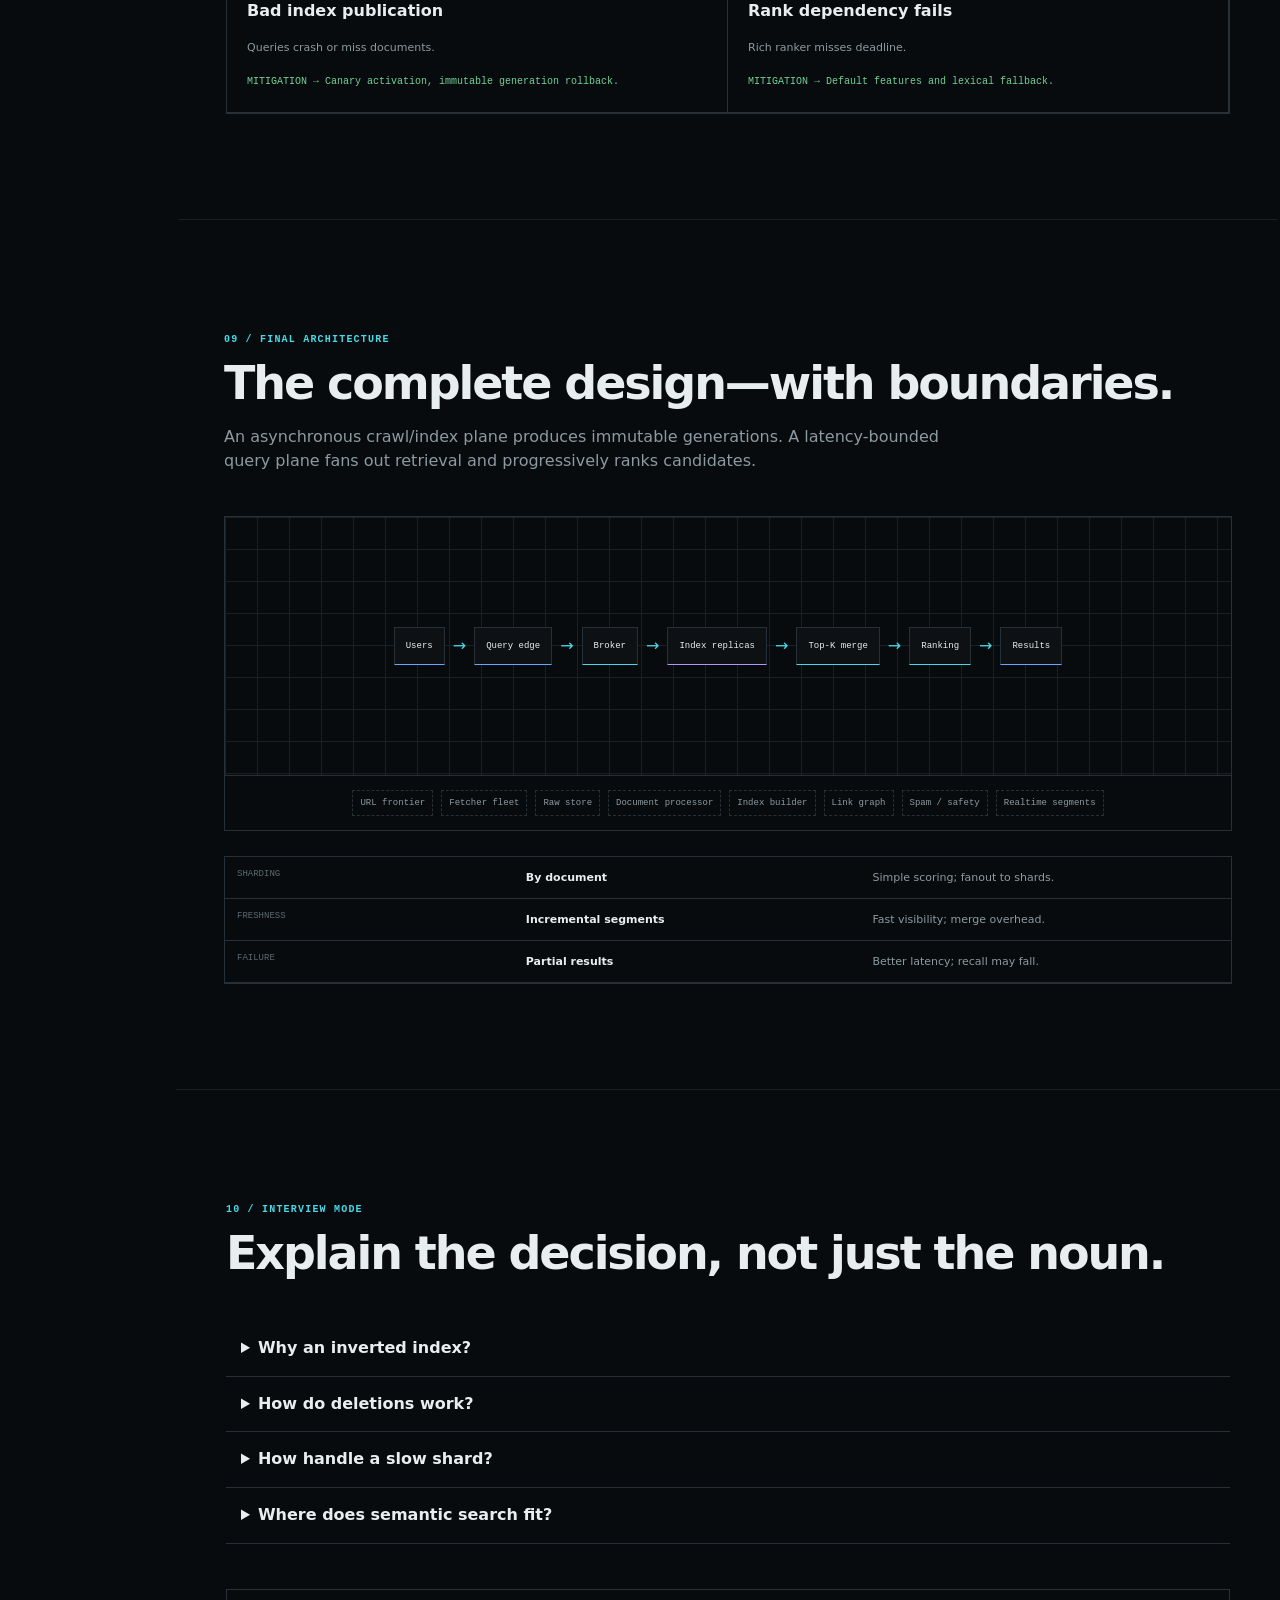
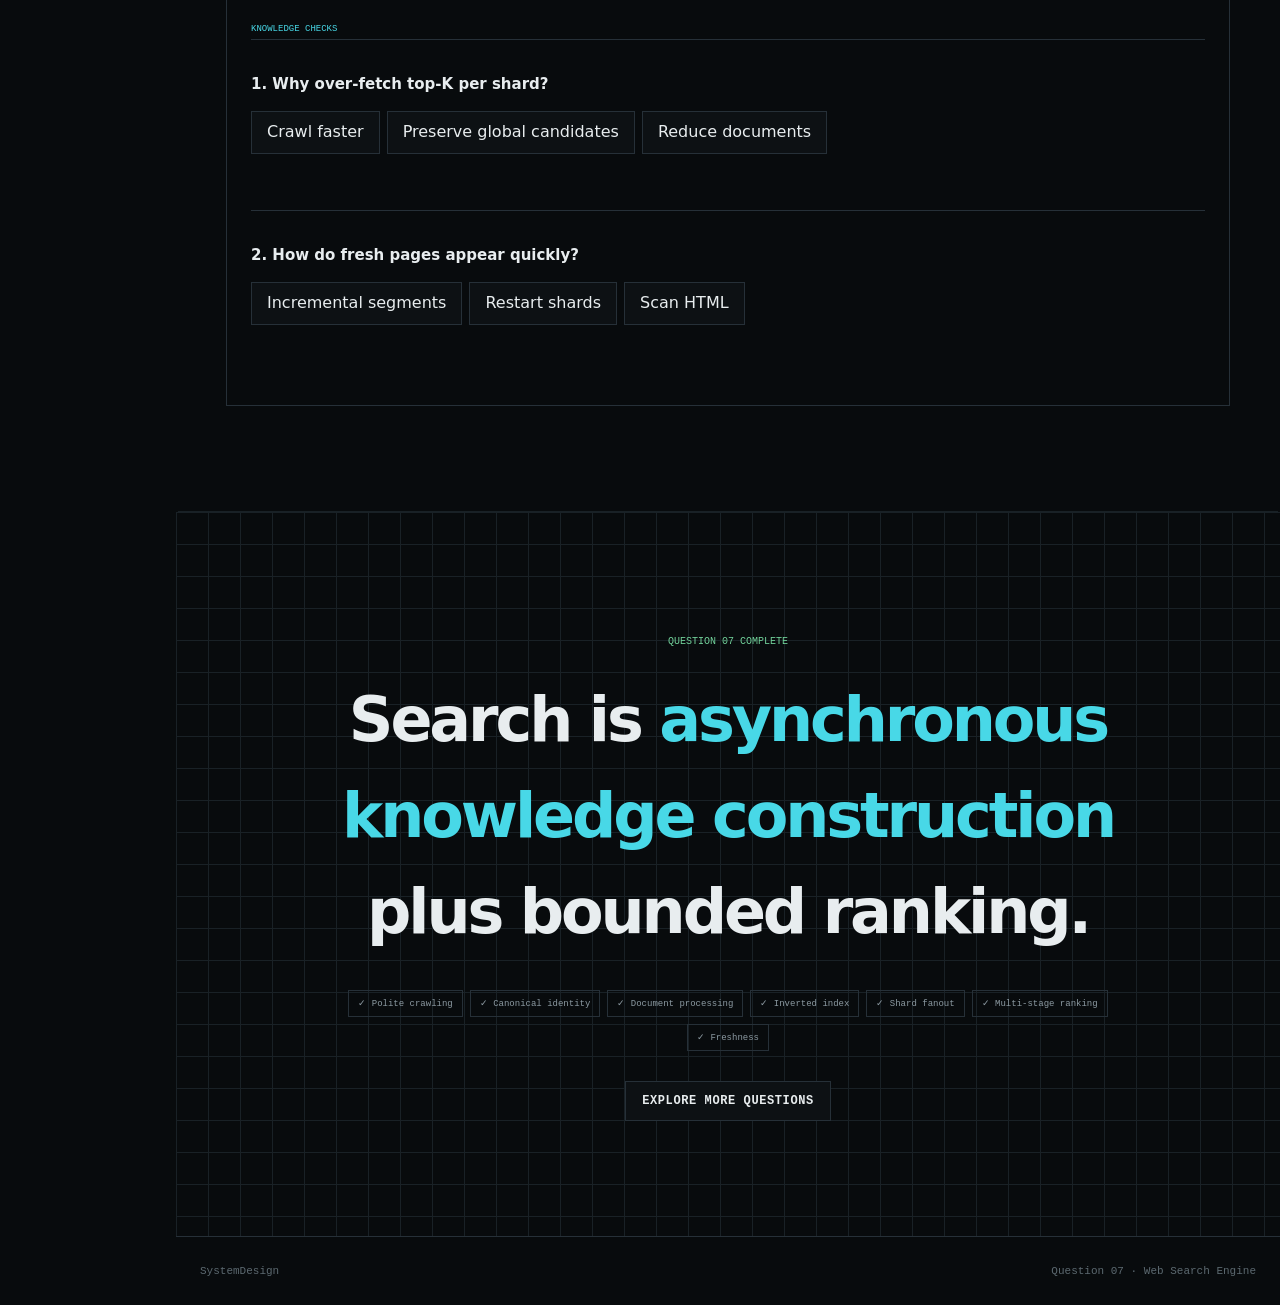
<file: questions/google-search.html>
<!doctype html><html lang="en"><head><meta charset="utf-8"><meta name="viewport" content="width=device-width,initial-scale=1"><meta name="description" content="Interactive system design lesson: Design Google Search."><meta name="theme-color" content="#080b0d"><meta property="og:type" content="article"><meta property="og:title" content="07 · Design Google Search — SystemDesign"><meta property="og:description" content="Interactive system design lesson: Design Google Search."><meta property="og:url" content="https://prathmesh333.github.io/SystemDesign/questions/google-search.html"><link rel="canonical" href="https://prathmesh333.github.io/SystemDesign/questions/google-search.html"><link rel="manifest" href="../site.webmanifest"><title>07 · Design Google Search — SystemDesign</title><link rel="stylesheet" href="../css/global.css"><link rel="stylesheet" href="../css/detailed-question.css"></head><body class="detail-body" data-question="google-search">
<header class="site-header"><a class="brand" href="../index.html"><span class="brand-mark">SD</span><span>SystemDesign</span></a><div class="detail-header-state"><i></i><span>Question 07 · Detailed lesson</span></div><a class="exit-link" href="../index.html">All questions ×</a></header>
<aside class="detail-rail"><span>LESSON MAP</span><a href="#overview"><b>01</b>Problem</a><a href="#requirements"><b>02</b>Requirements</a><a href="#estimate"><b>03</b>Scale</a><a href="#naive"><b>04</b>Naive design</a><a href="#evolution"><b>05</b>Evolution</a><a href="#components"><b>06</b>Components</a><a href="#deep-dives"><b>07</b>Deep dives</a><a href="#trace"><b>08</b>Request path</a><a href="#failures"><b>09</b>Failures</a><a href="#final"><b>10</b>Final design</a><a href="#interview"><b>11</b>Interview</a></aside>
<main class="detail-main">
<section id="overview" class="detail-hero grid-surface observe"><div class="overline" id="hero-overline"></div><h1 id="hero-title"></h1><blockquote id="hero-prompt"></blockquote><div class="detail-meta" id="hero-meta"></div></section>
<section id="requirements" class="detail-section observe"><header class="detail-chapter"><span>01 / DEFINE SUCCESS</span><h2>Requirements shape the system.</h2><p id="requirements-note"></p></header><div class="req-grid"><div><h3>Functional requirements</h3><ul id="functional-list"></ul></div><div><h3>Non-functional requirements</h3><ul id="nonfunctional-list"></ul></div></div><div class="scale-table" id="assumptions"></div></section>
<section id="estimate" class="detail-section observe"><header class="detail-chapter"><span>02 / ESTIMATE THE LOAD</span><h2>Turn product scale into machine work.</h2><p>Back-of-the-envelope math reveals orders of magnitude and likely bottlenecks. Refine with measurements later.</p></header><div class="estimation" id="estimation"></div><div class="formula-band" id="formula"></div></section>
<section id="naive" class="detail-section observe"><header class="detail-chapter"><span>03 / START SIMPLE</span><h2 id="naive-title"></h2><p id="naive-copy"></p></header><div class="naive-workbench"><div class="naive-flow grid-surface" id="naive-flow"></div><div class="naive-notes"><h3>Where it breaks</h3><ul class="break-list" id="break-list"></ul></div></div></section>
<section id="evolution" class="detail-section wide observe"><header class="detail-chapter"><span>04 / ARCHITECTURE EVOLUTION</span><h2>Every component pays rent.</h2><p>Move through the constraints. The architecture changes only when the previous stage can no longer satisfy a requirement.</p></header><div class="evo-shell"><div class="evo-top"><div><small id="evo-count"></small><h3 id="evo-title"></h3></div><div class="evo-buttons"><button id="evo-prev">←</button><button id="evo-play">Play</button><button id="evo-next">→</button></div></div><div class="evo-body"><div id="evo-canvas" class="evo-canvas grid-surface"></div><aside class="evo-reason"><span>CONSTRAINT</span><h4 id="evo-problem"></h4><p id="evo-explain"></p><b id="evo-solution"></b></aside></div><div id="evo-dots" class="evo-dots"></div></div></section>
<section id="components" class="detail-section wide observe"><header class="detail-chapter"><span>05 / COMPONENT MICROSCOPE</span><h2>Understand the smaller pieces.</h2><p>Select any component. Learn its contract, internal job, operational detail, failure consequence, and tradeoff.</p></header><div class="microscope"><div id="component-index" class="component-index"></div><article id="component-detail" class="component-detail"></article></div></section>
<section id="deep-dives" class="detail-section observe"><header class="detail-chapter"><span>06 / HARD PARTS</span><h2>Decisions that need more than a box.</h2></header><div id="deep-dive-list" class="deep-dive-list"></div></section>
<section id="trace" class="detail-section wide observe"><header class="detail-chapter"><span>07 / FOLLOW ONE OPERATION</span><h2 id="trace-title"></h2><p id="trace-copy"></p></header><div class="trace-shell"><div id="trace-line" class="trace-line"></div><div class="trace-control"><button id="trace-play" class="button primary">Play trace →</button><span id="trace-status">Ready</span></div></div></section>
<section id="failures" class="detail-section observe"><header class="detail-chapter"><span>08 / DESIGN FOR FAILURE</span><h2>What breaks at 3 a.m.?</h2><p>Availability comes from explicit detection, isolation, degradation, and recovery paths.</p></header><div id="failure-grid" class="failure-grid"></div></section>
<section id="final" class="detail-section wide observe"><header class="detail-chapter"><span>09 / FINAL ARCHITECTURE</span><h2>The complete design—with boundaries.</h2><p id="final-copy"></p></header><div id="final-topology" class="final-topology grid-surface"></div><div id="final-support" class="final-support"></div><div id="tradeoffs" class="tradeoff-table"></div></section>
<section id="interview" class="detail-section observe"><header class="detail-chapter"><span>10 / INTERVIEW MODE</span><h2>Explain the decision, not just the noun.</h2></header><div id="interview-accordion" class="interview-accordion"></div><div class="multi-quiz"><small>KNOWLEDGE CHECKS</small><div id="quiz-list"></div></div></section>
<section id="complete" class="detail-complete grid-surface"><span id="complete-label"></span><h2 id="complete-title"></h2><div id="takeaways" class="takeaways"></div><a class="button secondary" href="../index.html">Explore more questions</a></section>
<footer><span>SystemDesign</span><span id="footer-question"></span></footer></main>
<script src="../js/questions/question-data.js"></script><script src="../js/questions/detailed-question.js"></script></body></html>
</file>
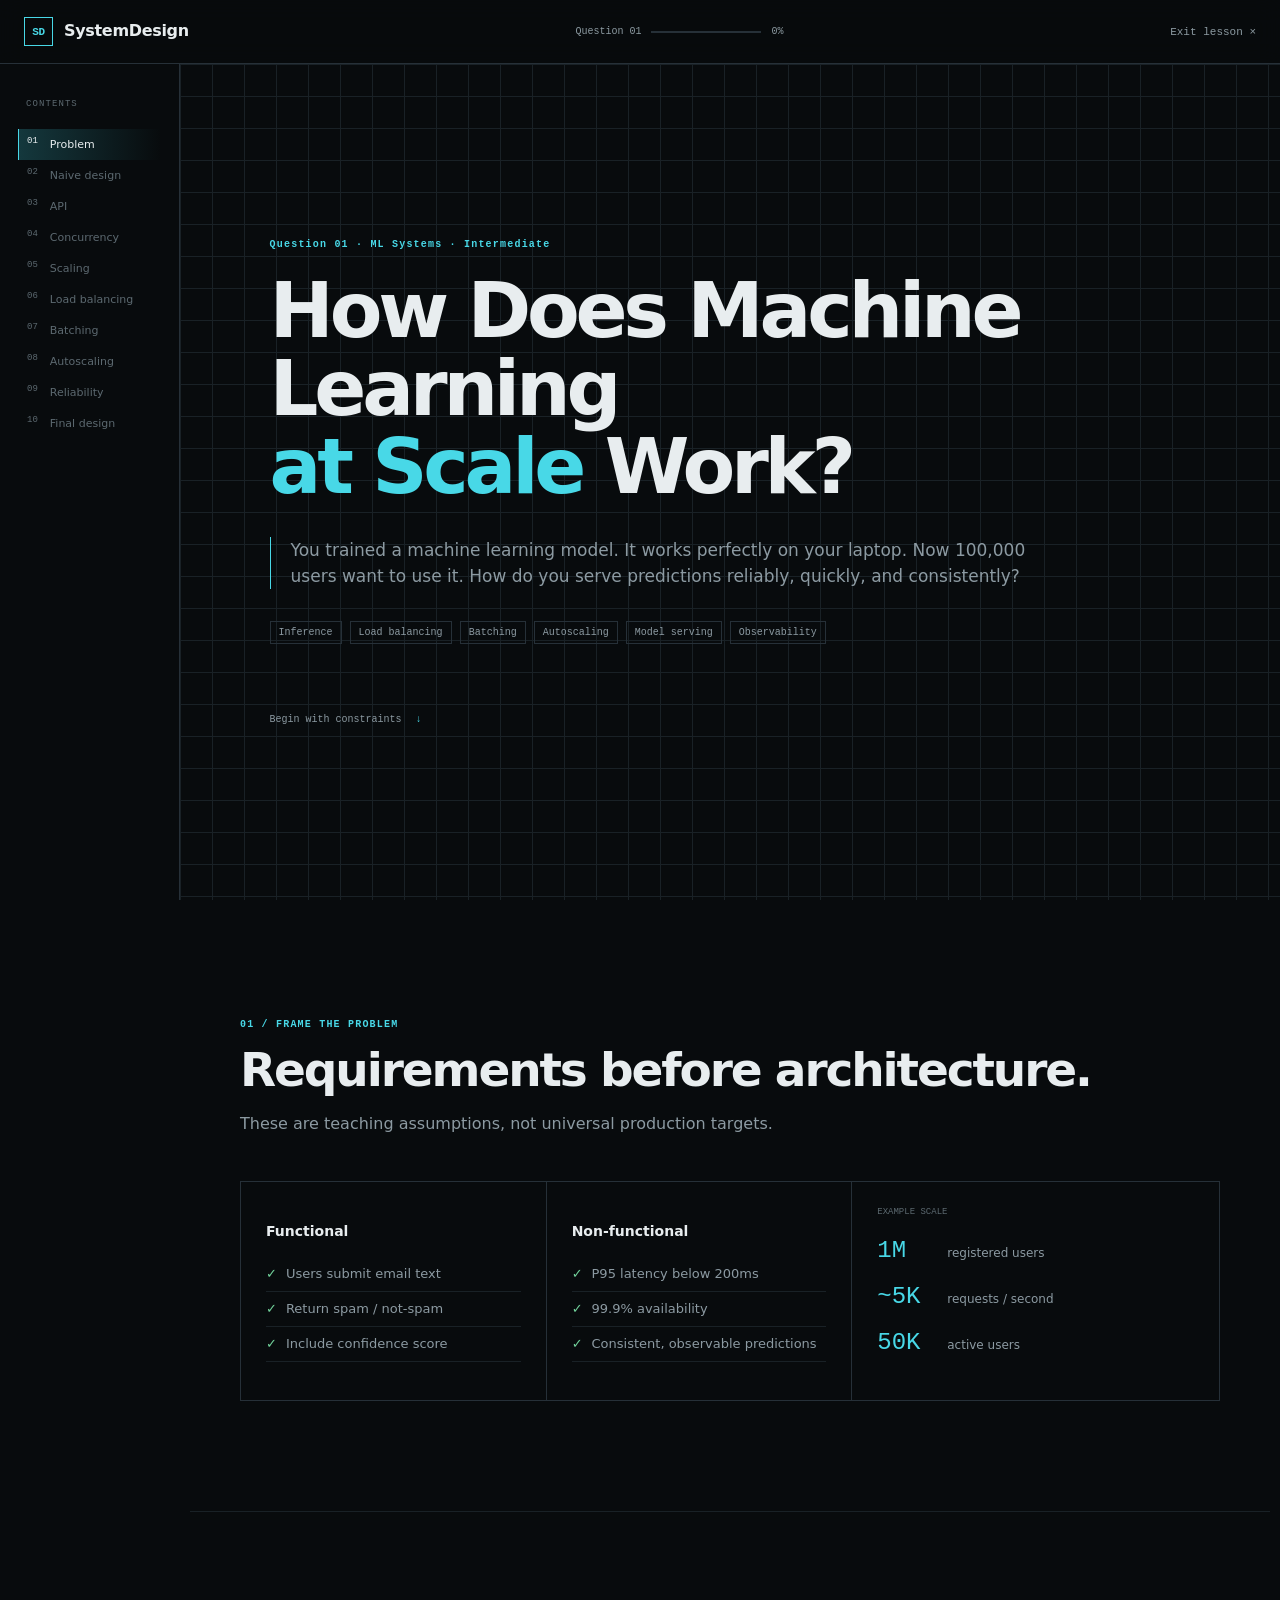
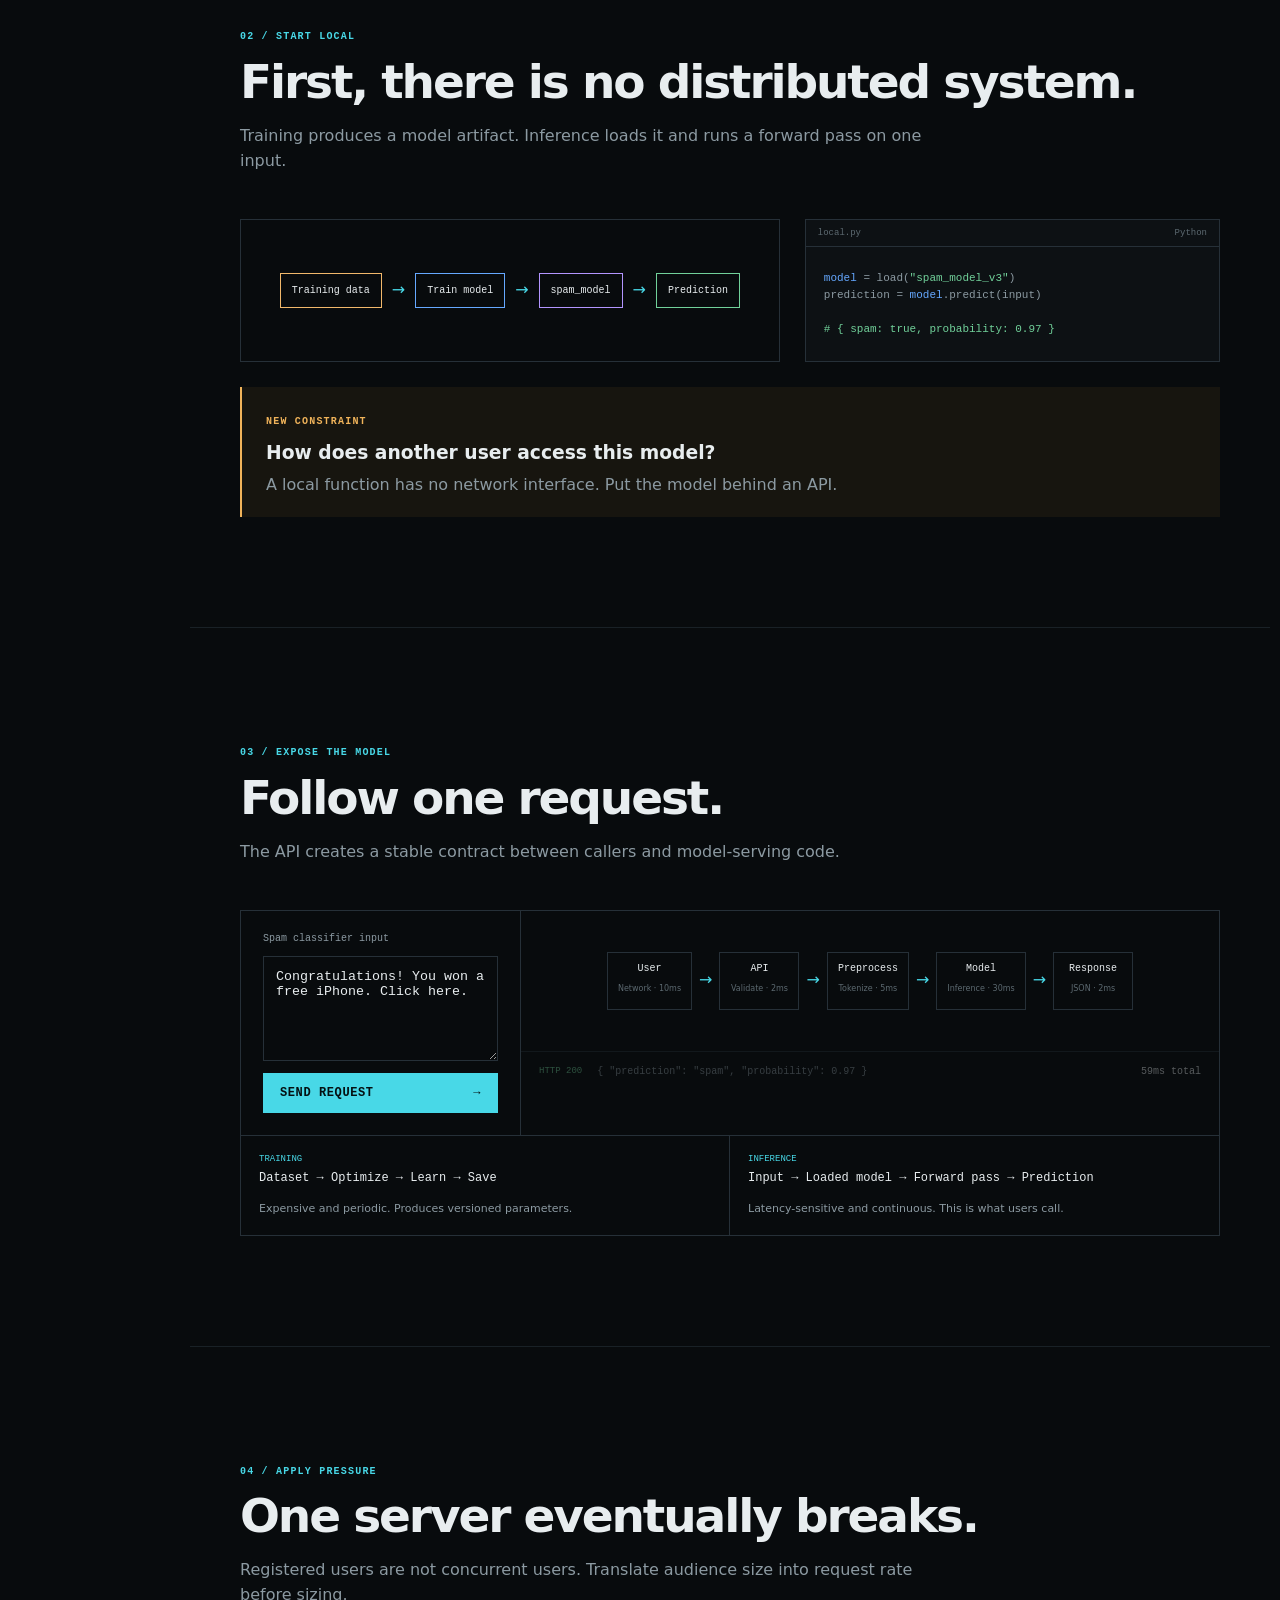
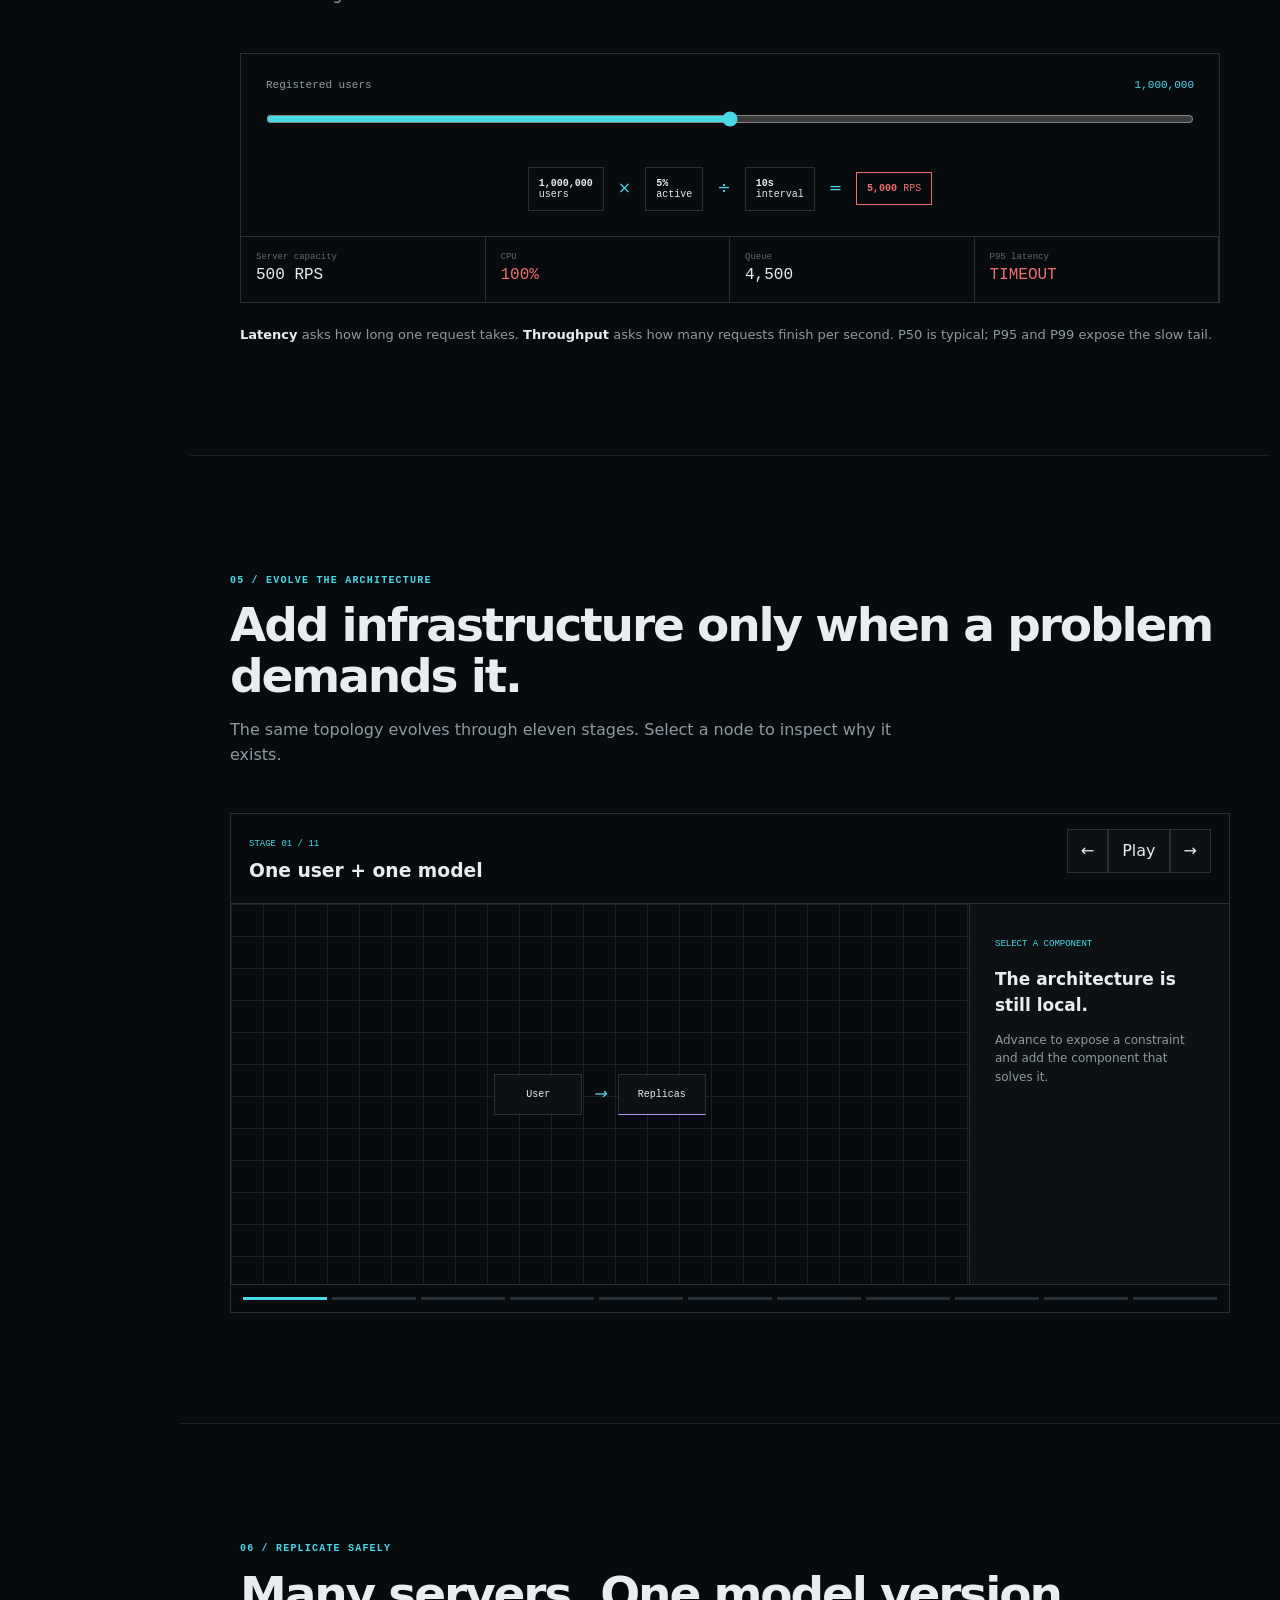
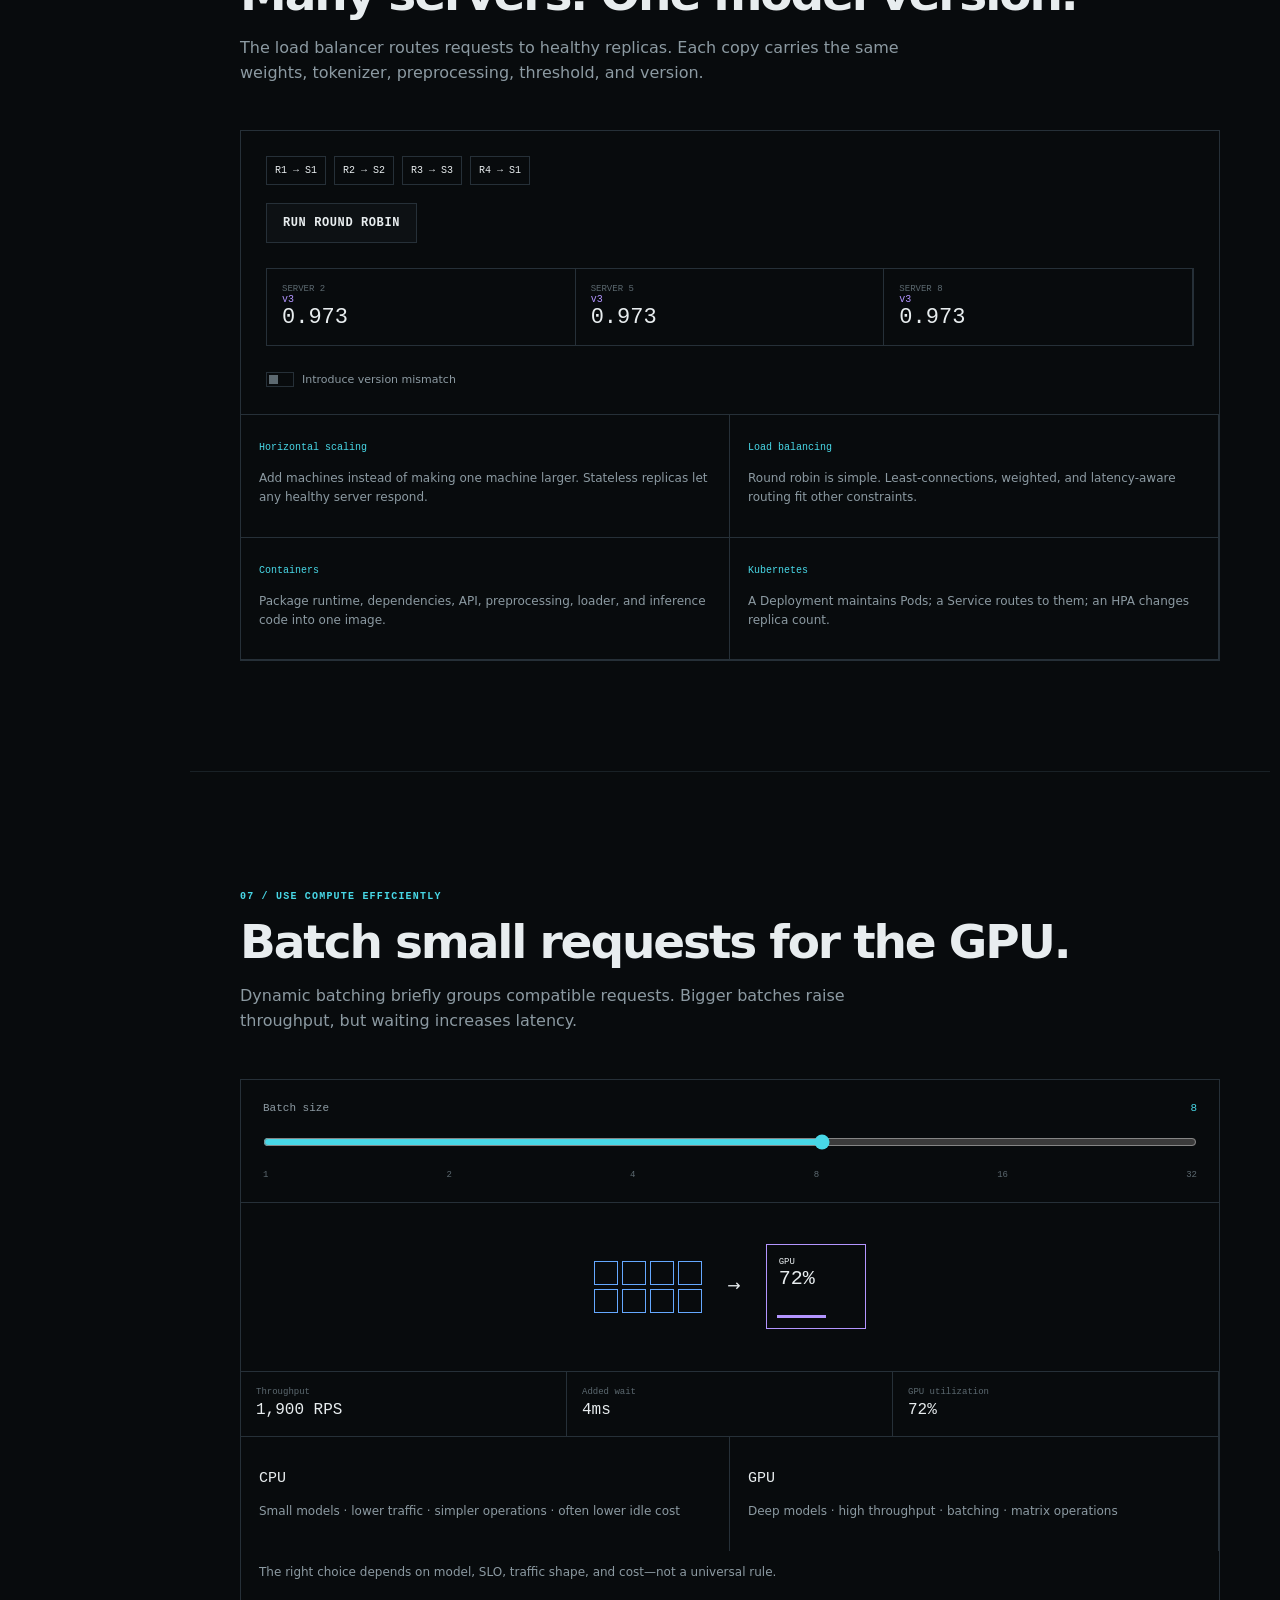
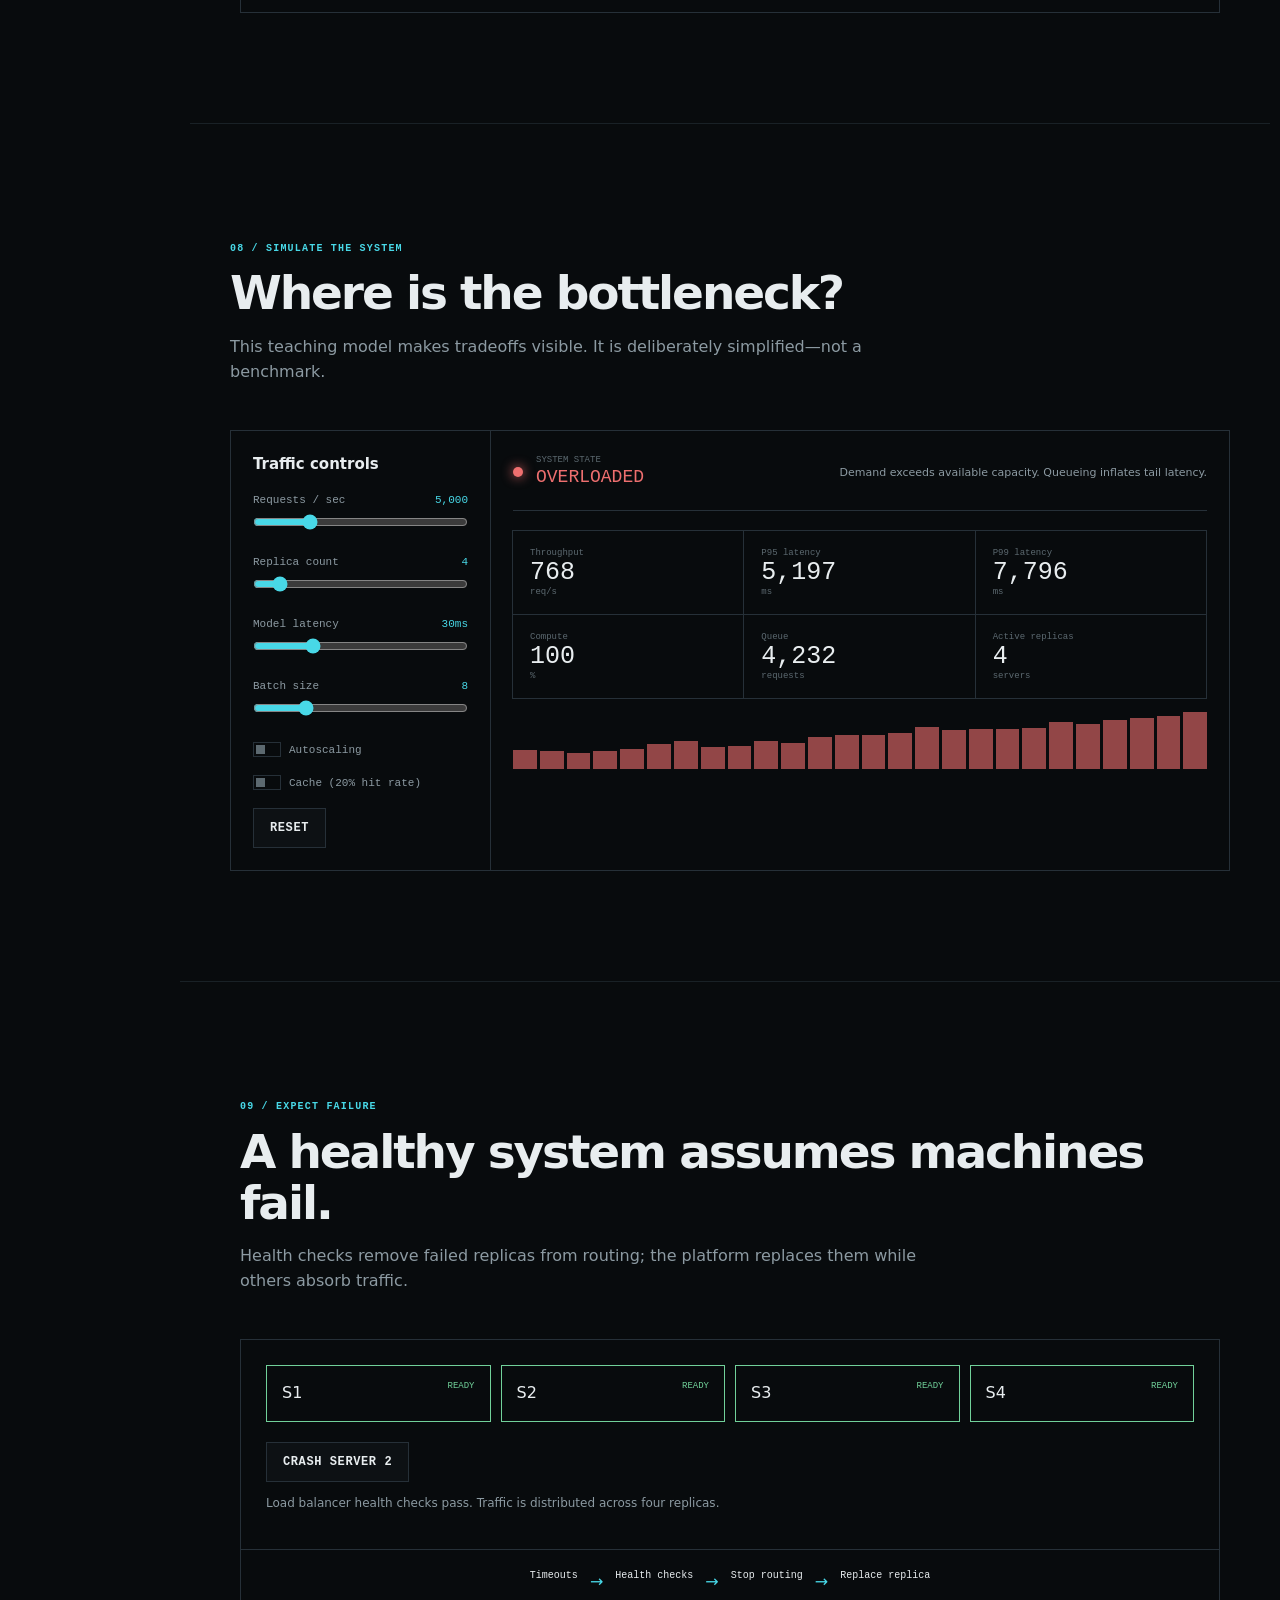
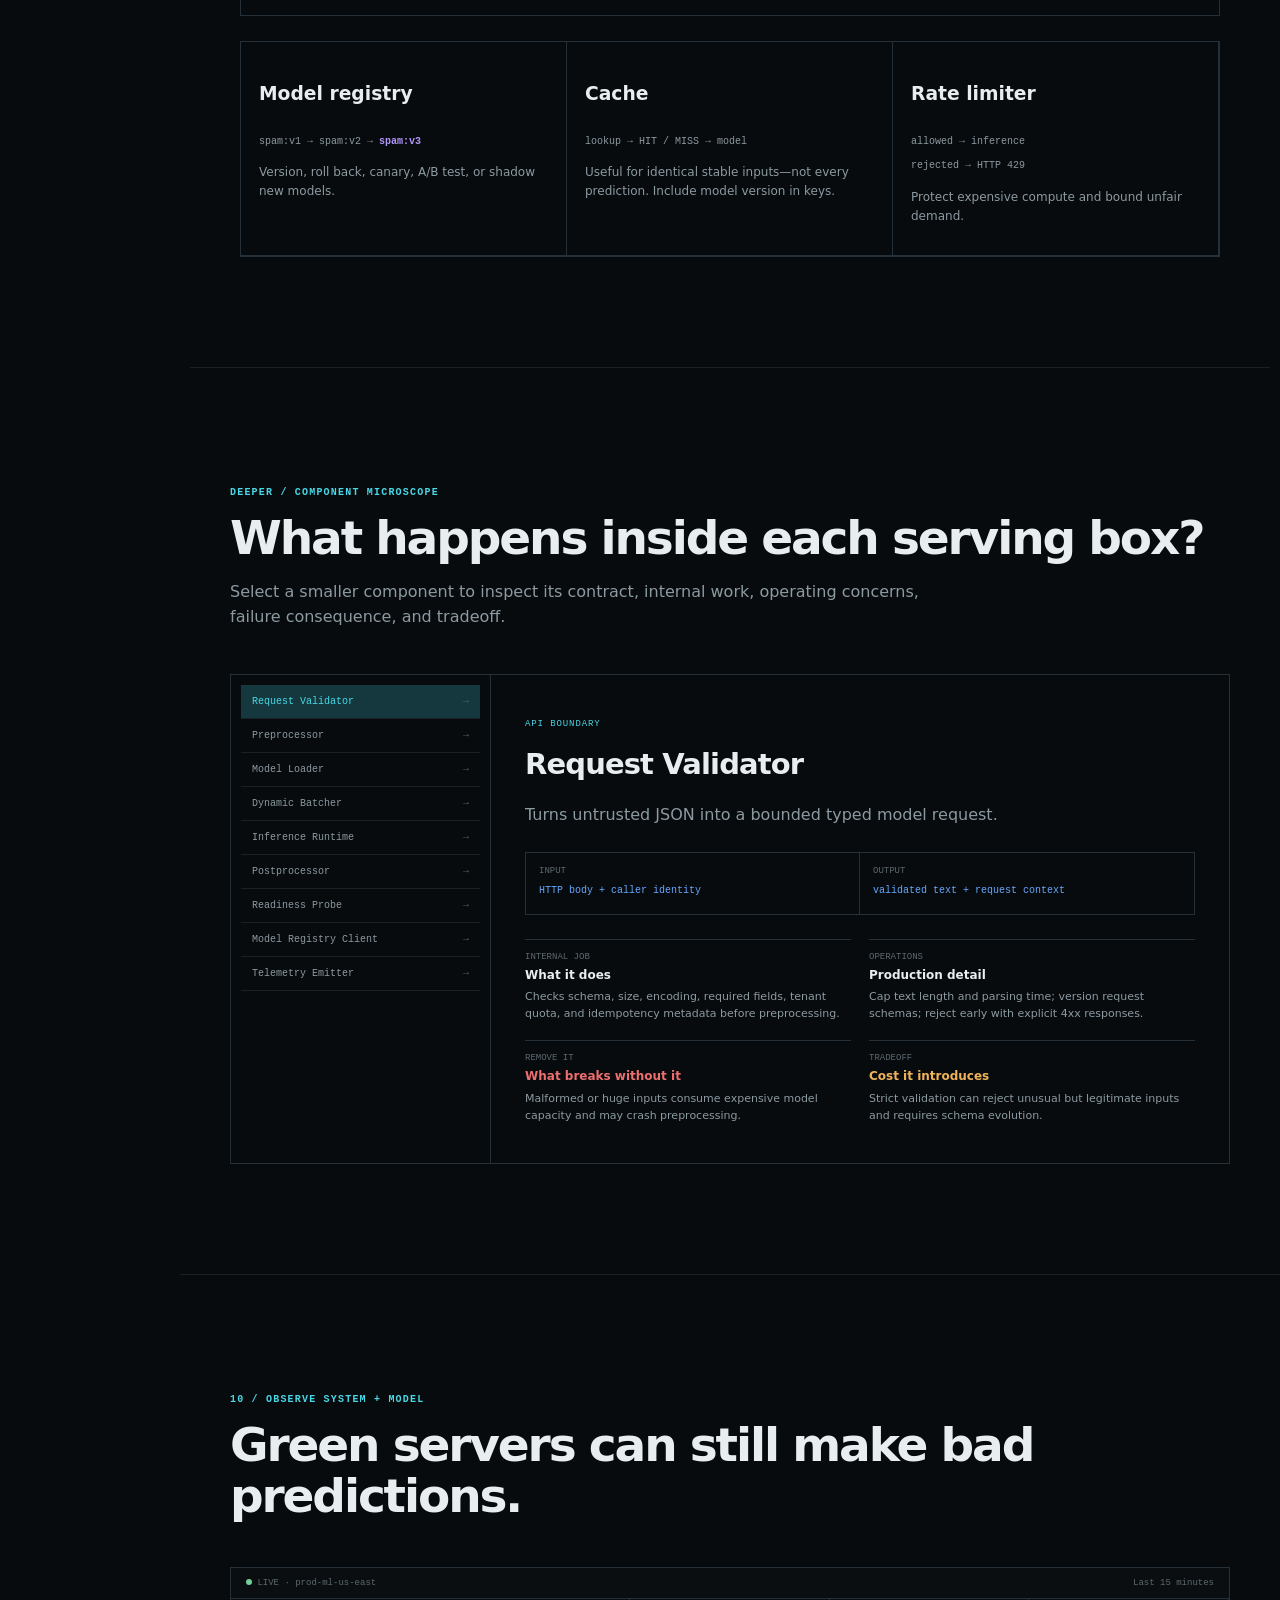
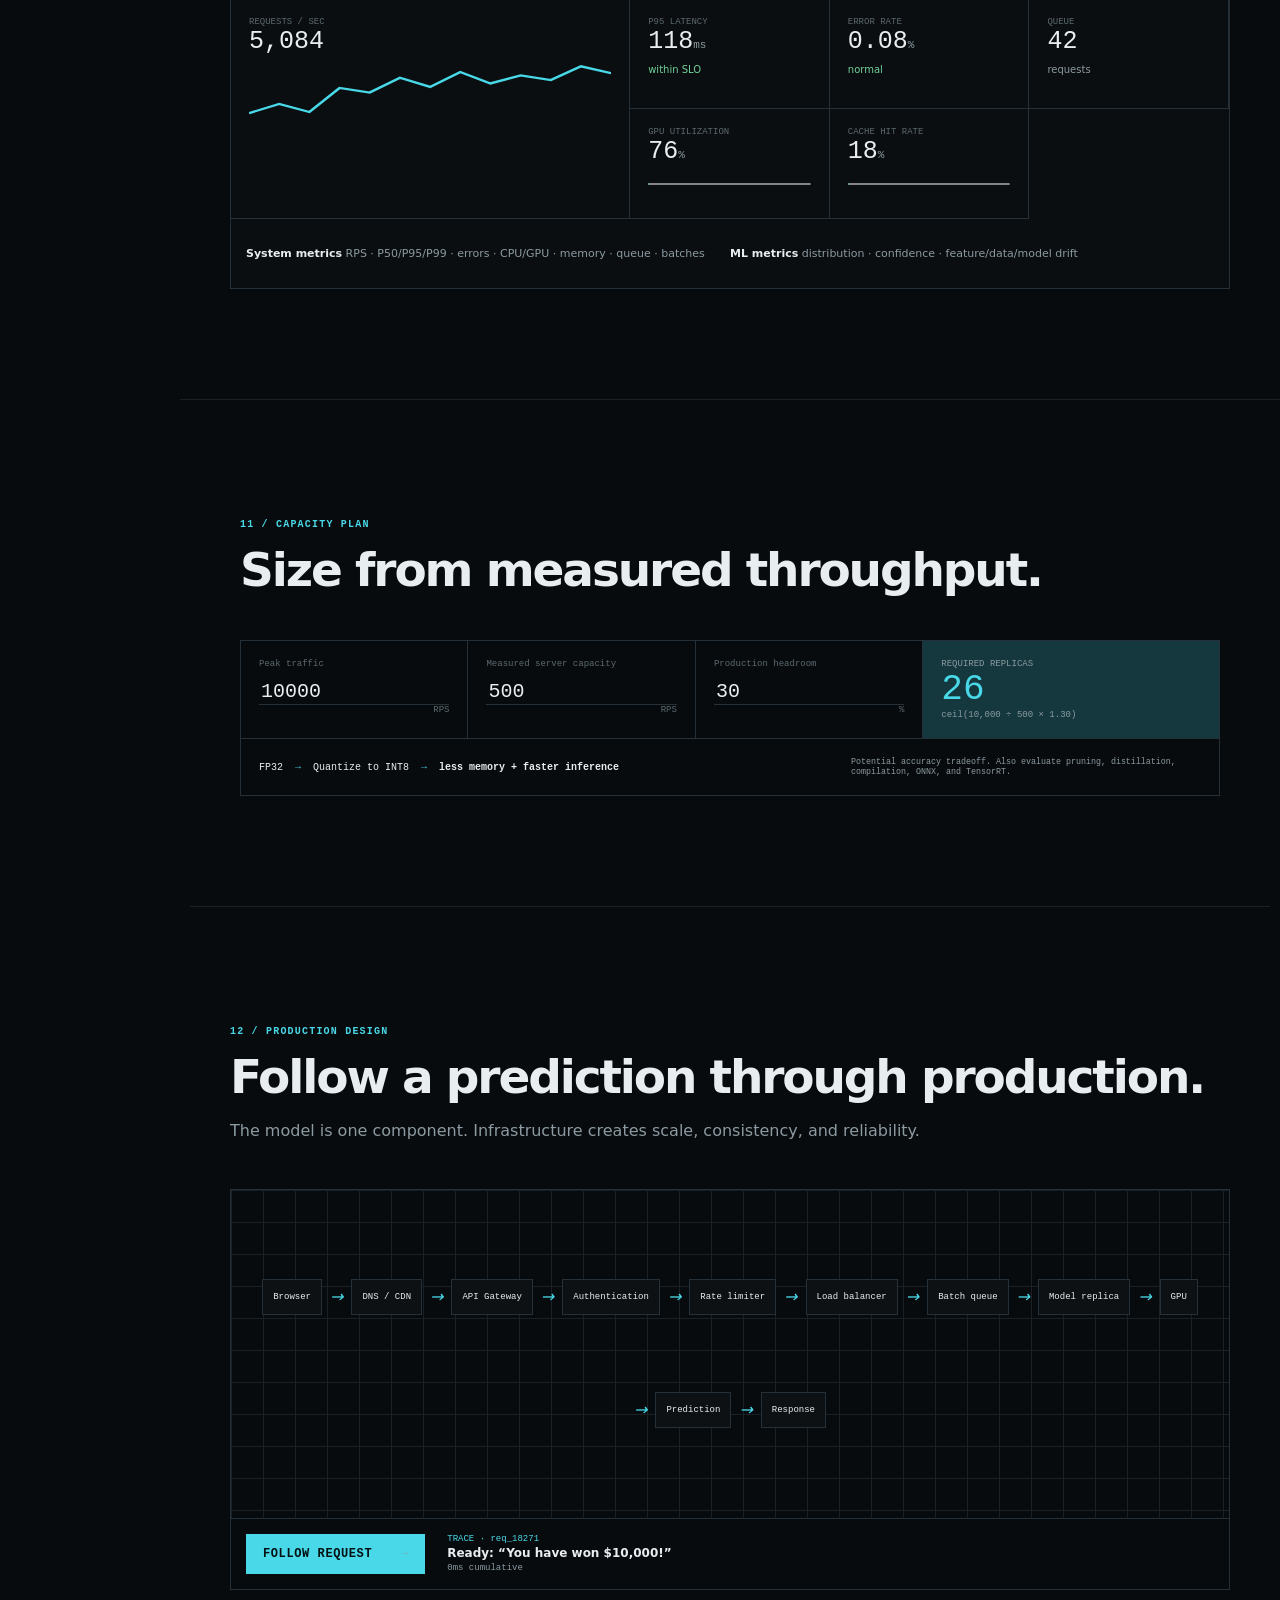
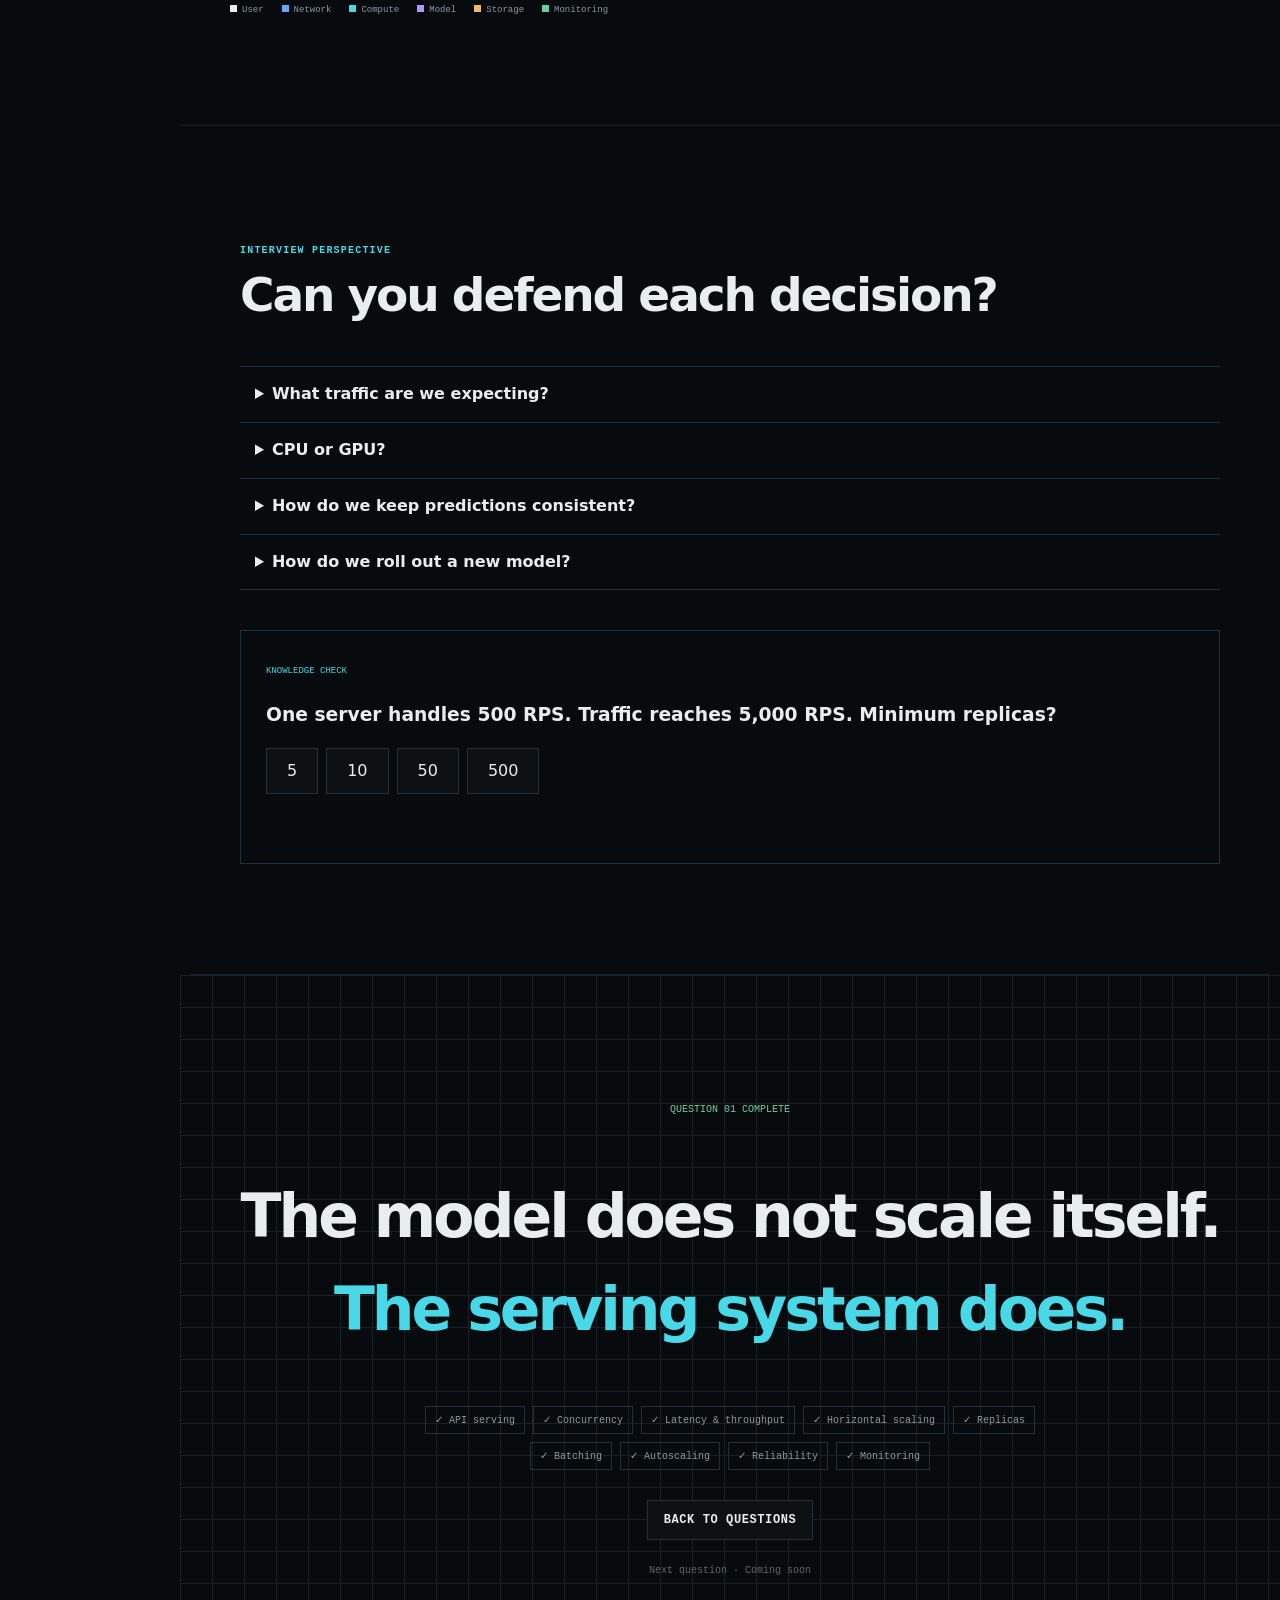
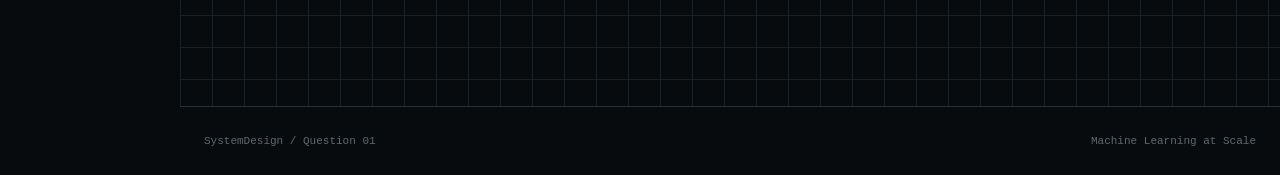
<file: questions/ml-at-scale.html>
<!doctype html>
<html lang="en"><head><meta charset="utf-8"><meta name="viewport" content="width=device-width,initial-scale=1"><meta name="description" content="Learn how ML inference systems scale from one model to production."><meta name="theme-color" content="#080b0d"><meta property="og:type" content="article"><meta property="og:title" content="Machine Learning at Scale — SystemDesign"><meta property="og:description" content="Learn how ML inference systems scale from one model to production."><meta property="og:url" content="https://prathmesh333.github.io/SystemDesign/questions/ml-at-scale.html"><link rel="canonical" href="https://prathmesh333.github.io/SystemDesign/questions/ml-at-scale.html"><link rel="manifest" href="../site.webmanifest"><title>01 · ML at Scale — SystemDesign</title><link rel="stylesheet" href="../css/global.css"><link rel="stylesheet" href="../css/lesson.css"><link rel="stylesheet" href="../css/detailed-question.css"></head>
<body class="lesson-body">
<header class="site-header"><a class="brand" href="../index.html"><span class="brand-mark">SD</span><span>SystemDesign</span></a><div class="lesson-state"><span>Question 01</span><div><i id="header-progress"></i></div><span id="progress-label">0%</span></div><a class="exit-link" href="../index.html">Exit lesson ×</a></header>
<aside class="lesson-nav" aria-label="Lesson progress"><div class="nav-title">CONTENTS</div><a href="#problem"><b>01</b><span>Problem</span></a><a href="#naive"><b>02</b><span>Naive design</span></a><a href="#api"><b>03</b><span>API</span></a><a href="#concurrency"><b>04</b><span>Concurrency</span></a><a href="#scaling"><b>05</b><span>Scaling</span></a><a href="#balancing"><b>06</b><span>Load balancing</span></a><a href="#batching"><b>07</b><span>Batching</span></a><a href="#autoscaling"><b>08</b><span>Autoscaling</span></a><a href="#reliability"><b>09</b><span>Reliability</span></a><a href="#final"><b>10</b><span>Final design</span></a></aside>
<main class="lesson-main">
<section id="problem" class="lesson-hero grid-surface observe"><div class="lesson-kicker">Question 01 · ML Systems · Intermediate</div><h1>How Does Machine Learning<br><span>at Scale</span> Work?</h1><blockquote>You trained a machine learning model. It works perfectly on your laptop. Now 100,000 users want to use it. How do you serve predictions reliably, quickly, and consistently?</blockquote><div class="concept-list"><span>Inference</span><span>Load balancing</span><span>Batching</span><span>Autoscaling</span><span>Model serving</span><span>Observability</span></div><a href="#requirements" class="scroll-cue">Begin with constraints <b>↓</b></a></section>
<section id="requirements" class="lesson-section observe"><header class="chapter"><span>01 / FRAME THE PROBLEM</span><h2>Requirements before architecture.</h2><p>These are teaching assumptions, not universal production targets.</p></header><div class="requirements"><div><h3>Functional</h3><ul class="check-list"><li>Users submit email text</li><li>Return spam / not-spam</li><li>Include confidence score</li></ul></div><div><h3>Non-functional</h3><ul class="check-list"><li>P95 latency below 200ms</li><li>99.9% availability</li><li>Consistent, observable predictions</li></ul></div><div class="scale-spec"><small>EXAMPLE SCALE</small><b>1M</b><span>registered users</span><b>~5K</b><span>requests / second</span><b>50K</b><span>active users</span></div></div></section>
<section id="naive" class="lesson-section observe"><header class="chapter"><span>02 / START LOCAL</span><h2>First, there is no distributed system.</h2><p>Training produces a model artifact. Inference loads it and runs a forward pass on one input.</p></header><div class="split-explain"><div class="flow-line"><div class="node storage">Training data</div><i>→</i><div class="node compute">Train model</div><i>→</i><div class="node model">spam_model</div><i>→</i><div class="node success">Prediction</div></div><div class="code-panel"><div><span>local.py</span><span>Python</span></div><pre><code><em>model</em> = load(<span>"spam_model_v3"</span>)
prediction = <em>model</em>.predict(input)

<span># { spam: true, probability: 0.97 }</span></code></pre></div></div><div class="problem-callout"><span>NEW CONSTRAINT</span><h3>How does another user access this model?</h3><p>A local function has no network interface. Put the model behind an API.</p></div></section>
<section id="api" class="lesson-section observe"><header class="chapter"><span>03 / EXPOSE THE MODEL</span><h2>Follow one request.</h2><p>The API creates a stable contract between callers and model-serving code.</p></header><div class="trace-workbench"><div class="trace-input"><label for="email-input">Spam classifier input</label><textarea id="email-input">Congratulations! You won a free iPhone. Click here.</textarea><button id="send-request" class="button primary">Send request <span>→</span></button></div><div><div class="trace" id="request-trace"><div><span>User</span><small>Network · 10ms</small></div><i>→</i><div><span>API</span><small>Validate · 2ms</small></div><i>→</i><div><span>Preprocess</span><small>Tokenize · 5ms</small></div><i>→</i><div><span>Model</span><small>Inference · 30ms</small></div><i>→</i><div><span>Response</span><small>JSON · 2ms</small></div></div><div class="trace-result" id="trace-result"><span>HTTP 200</span><code>{ "prediction": "spam", "probability": 0.97 }</code><b>59ms total</b></div></div></div><div class="compare-strip"><div><small>TRAINING</small><b>Dataset → Optimize → Learn → Save</b><p>Expensive and periodic. Produces versioned parameters.</p></div><div><small>INFERENCE</small><b>Input → Loaded model → Forward pass → Prediction</b><p>Latency-sensitive and continuous. This is what users call.</p></div></div></section>
<section id="concurrency" class="lesson-section observe"><header class="chapter"><span>04 / APPLY PRESSURE</span><h2>One server eventually breaks.</h2><p>Registered users are not concurrent users. Translate audience size into request rate before sizing.</p></header><div class="traffic-math"><div><label for="users-slider">Registered users <output id="users-value">1,000,000</output></label><input id="users-slider" type="range" min="1000" max="2000000" step="1000" value="1000000"></div><div class="equation"><span><b id="math-users">1,000,000</b> users</span><i>×</i><span><b>5%</b> active</span><i>÷</i><span><b>10s</b> interval</span><i>=</i><strong><b id="math-rps">5,000</b> RPS</strong></div></div><div class="metric-ribbon"><div><span>Server capacity</span><b>500 RPS</b></div><div><span>CPU</span><b id="single-cpu" class="danger">100%</b></div><div><span>Queue</span><b id="single-queue">4,500</b></div><div><span>P95 latency</span><b id="single-latency" class="danger">TIMEOUT</b></div></div><div class="lesson-note"><b>Latency</b> asks how long one request takes. <b>Throughput</b> asks how many requests finish per second. P50 is typical; P95 and P99 expose the slow tail.</div></section>
<section id="scaling" class="lesson-section wide observe"><header class="chapter"><span>05 / EVOLVE THE ARCHITECTURE</span><h2>Add infrastructure only when a problem demands it.</h2><p>The same topology evolves through eleven stages. Select a node to inspect why it exists.</p></header><div class="evolution-shell"><div class="evolution-head"><div><small id="stage-label">STAGE 01 / 11</small><h3 id="stage-title">One user + one model</h3></div><div class="evolution-controls"><button id="stage-prev">←</button><button id="stage-play">Play</button><button id="stage-next">→</button></div></div><div class="architecture-grid"><div id="architecture-canvas" class="architecture-canvas grid-surface" aria-live="polite"></div><aside id="node-inspector"><span>SELECT A COMPONENT</span><h4>The architecture is still local.</h4><p>Advance to expose a constraint and add the component that solves it.</p></aside></div><div class="stage-dots" id="stage-dots"></div></div></section>
<section id="balancing" class="lesson-section observe"><header class="chapter"><span>06 / REPLICATE SAFELY</span><h2>Many servers. One model version.</h2><p>The load balancer routes requests to healthy replicas. Each copy carries the same weights, tokenizer, preprocessing, threshold, and version.</p></header><div class="routing-demo"><div class="routes" id="routes"><span>R1 → S1</span><span>R2 → S2</span><span>R3 → S3</span><span>R4 → S1</span></div><button id="route-play" class="button secondary">Run round robin</button><div class="server-results"><div><small>SERVER 2</small><b>v3</b><strong>0.973</strong></div><div><small>SERVER 5</small><b>v3</b><strong>0.973</strong></div><div id="mismatch-server"><small>SERVER 8</small><b>v3</b><strong>0.973</strong></div></div><label class="toggle"><input id="version-toggle" type="checkbox"><span></span> Introduce version mismatch</label></div><div class="concept-grid"><article><span>Horizontal scaling</span><p>Add machines instead of making one machine larger. Stateless replicas let any healthy server respond.</p></article><article><span>Load balancing</span><p>Round robin is simple. Least-connections, weighted, and latency-aware routing fit other constraints.</p></article><article><span>Containers</span><p>Package runtime, dependencies, API, preprocessing, loader, and inference code into one image.</p></article><article><span>Kubernetes</span><p>A Deployment maintains Pods; a Service routes to them; an HPA changes replica count.</p></article></div></section>
<section id="batching" class="lesson-section observe"><header class="chapter"><span>07 / USE COMPUTE EFFICIENTLY</span><h2>Batch small requests for the GPU.</h2><p>Dynamic batching briefly groups compatible requests. Bigger batches raise throughput, but waiting increases latency.</p></header><div class="batch-lab"><div class="batch-controls"><label>Batch size <output id="batch-value">8</output></label><input id="batch-slider" type="range" min="0" max="5" value="3" step="1"><div class="range-labels"><span>1</span><span>2</span><span>4</span><span>8</span><span>16</span><span>32</span></div></div><div class="batch-visual"><div id="batch-requests"></div><span>→</span><div class="gpu-box"><small>GPU</small><b id="gpu-util">72%</b><i></i></div></div><div class="batch-metrics"><div><span>Throughput</span><b id="batch-throughput">1,900 RPS</b></div><div><span>Added wait</span><b id="batch-wait">4ms</b></div><div><span>GPU utilization</span><b id="batch-gpu">72%</b></div></div></div><div class="cpu-gpu"><div><h3>CPU</h3><p>Small models · lower traffic · simpler operations · often lower idle cost</p></div><div><h3>GPU</h3><p>Deep models · high throughput · batching · matrix operations</p></div><p>The right choice depends on model, SLO, traffic shape, and cost—not a universal rule.</p></div></section>
<section id="autoscaling" class="lesson-section wide observe"><header class="chapter"><span>08 / SIMULATE THE SYSTEM</span><h2>Where is the bottleneck?</h2><p>This teaching model makes tradeoffs visible. It is deliberately simplified—not a benchmark.</p></header><div class="simulator"><div class="sim-controls"><h3>Traffic controls</h3><label>Requests / sec <output id="sim-rps-out">5,000</output><input id="sim-rps" type="range" min="100" max="20000" step="100" value="5000"></label><label>Replica count <output id="sim-replicas-out">4</output><input id="sim-replicas" type="range" min="1" max="32" value="4"></label><label>Model latency <output id="sim-model-out">30ms</output><input id="sim-model" type="range" min="5" max="100" step="5" value="30"></label><label>Batch size <output id="sim-batch-out">8</output><input id="sim-batch" type="range" min="1" max="32" value="8"></label><label class="toggle"><input id="sim-auto" type="checkbox"><span></span> Autoscaling</label><label class="toggle"><input id="sim-cache" type="checkbox"><span></span> Cache (20% hit rate)</label><button id="sim-reset" class="button secondary">Reset</button></div><div class="sim-output"><div class="sim-status"><span id="sim-state-dot"></span><div><small>SYSTEM STATE</small><b id="sim-state">OVERLOADED</b></div><p id="sim-explain">Demand exceeds replica capacity. Requests accumulate in the queue.</p></div><div class="sim-metrics"><div><span>Throughput</span><b id="m-throughput">2,664</b><small>req/s</small></div><div><span>P95 latency</span><b id="m-p95">1,200</b><small>ms</small></div><div><span>P99 latency</span><b id="m-p99">1,680</b><small>ms</small></div><div><span>Compute</span><b id="m-cpu">100</b><small>%</small></div><div><span>Queue</span><b id="m-queue">2,336</b><small>requests</small></div><div><span>Active replicas</span><b id="m-replicas">4</b><small>servers</small></div></div><div class="queue-chart" id="queue-chart"></div></div></div></section>
<section id="reliability" class="lesson-section observe"><header class="chapter"><span>09 / EXPECT FAILURE</span><h2>A healthy system assumes machines fail.</h2><p>Health checks remove failed replicas from routing; the platform replaces them while others absorb traffic.</p></header><div class="failure-lab"><div class="server-rack"><div><span>S1</span><b>READY</b></div><div id="crash-target"><span>S2</span><b>READY</b></div><div><span>S3</span><b>READY</b></div><div><span>S4</span><b>READY</b></div></div><button id="crash-button" class="button secondary">Crash server 2</button><p id="failure-message">Load balancer health checks pass. Traffic is distributed across four replicas.</p></div><div class="reliability-flow"><span>Timeouts</span><i>→</i><span>Health checks</span><i>→</i><span>Stop routing</span><i>→</i><span>Replace replica</span></div><div class="support-systems"><article><h3>Model registry</h3><code>spam:v1 → spam:v2 → <b>spam:v3</b></code><p>Version, roll back, canary, A/B test, or shadow new models.</p></article><article><h3>Cache</h3><code>lookup → HIT / MISS → model</code><p>Useful for identical stable inputs—not every prediction. Include model version in keys.</p></article><article><h3>Rate limiter</h3><code>allowed → inference<br>rejected → HTTP 429</code><p>Protect expensive compute and bound unfair demand.</p></article></div></section>
<section id="component-details" class="lesson-section wide observe"><header class="chapter"><span>DEEPER / COMPONENT MICROSCOPE</span><h2>What happens inside each serving box?</h2><p>Select a smaller component to inspect its contract, internal work, operating concerns, failure consequence, and tradeoff.</p></header><div class="microscope"><div id="ml-component-index" class="component-index"></div><article id="ml-component-detail" class="component-detail"></article></div></section>
<section id="monitoring" class="lesson-section wide observe"><header class="chapter"><span>10 / OBSERVE SYSTEM + MODEL</span><h2>Green servers can still make bad predictions.</h2></header><div class="monitor"><div class="monitor-bar"><span><i></i> LIVE · prod-ml-us-east</span><span>Last 15 minutes</span></div><div class="monitor-grid"><div class="hero-metric"><small>REQUESTS / SEC</small><b>5,084</b><svg viewBox="0 0 240 70" preserveAspectRatio="none"><polyline points="0,50 20,42 40,49 60,28 80,32 100,19 120,27 140,14 160,24 180,17 200,21 220,9 240,15"/></svg></div><div><small>P95 LATENCY</small><b>118<em>ms</em></b><span class="good-text">within SLO</span></div><div><small>ERROR RATE</small><b>0.08<em>%</em></b><span class="good-text">normal</span></div><div><small>QUEUE</small><b>42</b><span>requests</span></div><div><small>GPU UTILIZATION</small><b>76<em>%</em></b><progress value="76" max="100"></progress></div><div><small>CACHE HIT RATE</small><b>18<em>%</em></b><progress value="18" max="100"></progress></div></div><div class="metrics-tiers"><p><b>System metrics</b> RPS · P50/P95/P99 · errors · CPU/GPU · memory · queue · batches</p><p><b>ML metrics</b> distribution · confidence · feature/data/model drift</p></div></div></section>
<section id="capacity" class="lesson-section observe"><header class="chapter"><span>11 / CAPACITY PLAN</span><h2>Size from measured throughput.</h2></header><div class="capacity-calc"><label>Peak traffic<input id="cap-rps" type="number" value="10000" min="1"><span>RPS</span></label><label>Measured server capacity<input id="cap-server" type="number" value="500" min="1"><span>RPS</span></label><label>Production headroom<input id="cap-headroom" type="number" value="30" min="0" max="200"><span>%</span></label><div class="capacity-answer"><small>REQUIRED REPLICAS</small><b id="cap-answer">26</b><code id="cap-formula">ceil(10,000 ÷ 500 × 1.30)</code></div></div><div class="optimization-strip"><span>FP32</span><i>→</i><span>Quantize to INT8</span><i>→</i><b>less memory + faster inference</b><small>Potential accuracy tradeoff. Also evaluate pruning, distillation, compilation, ONNX, and TensorRT.</small></div></section>
<section id="final" class="lesson-section wide final-section observe"><header class="chapter"><span>12 / PRODUCTION DESIGN</span><h2>Follow a prediction through production.</h2><p>The model is one component. Infrastructure creates scale, consistency, and reliability.</p></header><div id="production-flow" class="production-flow grid-surface"></div><div class="walkthrough"><button id="walkthrough-play" class="button primary">Follow request <span>→</span></button><div><small>TRACE · req_18271</small><b id="walkthrough-stage">Ready: “You have won $10,000!”</b><span id="walkthrough-time">0ms cumulative</span></div></div><div class="legend"><span><i class="user-color"></i>User</span><span><i class="network-color"></i>Network</span><span><i class="compute-color"></i>Compute</span><span><i class="model-color"></i>Model</span><span><i class="storage-color"></i>Storage</span><span><i class="monitor-color"></i>Monitoring</span></div></section>
<section id="interview" class="lesson-section observe"><header class="chapter"><span>INTERVIEW PERSPECTIVE</span><h2>Can you defend each decision?</h2></header><div class="interview-list"><details><summary>What traffic are we expecting?</summary><p>Clarify active users, concurrency, peak RPS, request shape, and growth—not just registrations.</p></details><details><summary>CPU or GPU?</summary><p>Benchmark against latency, throughput, batchability, availability, and cost.</p></details><details><summary>How do we keep predictions consistent?</summary><p>Pin model, tokenizer, preprocessing, thresholds, dependencies, and rollout policy.</p></details><details><summary>How do we roll out a new model?</summary><p>Use registry versions, canary or shadow traffic, quality gates, monitoring, and rollback.</p></details></div><div class="quiz"><small>KNOWLEDGE CHECK</small><h3>One server handles 500 RPS. Traffic reaches 5,000 RPS. Minimum replicas?</h3><div id="quiz-options"><button>5</button><button data-correct="true">10</button><button>50</button><button>500</button></div><p id="quiz-feedback"></p></div></section>
<section id="complete" class="completion grid-surface"><span>QUESTION 01 COMPLETE</span><h2>The model does not scale itself.<br><b>The serving system does.</b></h2><div class="learned"><span>✓ API serving</span><span>✓ Concurrency</span><span>✓ Latency & throughput</span><span>✓ Horizontal scaling</span><span>✓ Replicas</span><span>✓ Batching</span><span>✓ Autoscaling</span><span>✓ Reliability</span><span>✓ Monitoring</span></div><a href="../index.html" class="button secondary">Back to questions</a><p>Next question · Coming soon</p></section>
<footer><span>SystemDesign / Question 01</span><span>Machine Learning at Scale</span></footer>
</main><script type="module" src="../js/questions/ml-at-scale.js"></script></body></html>
</file>
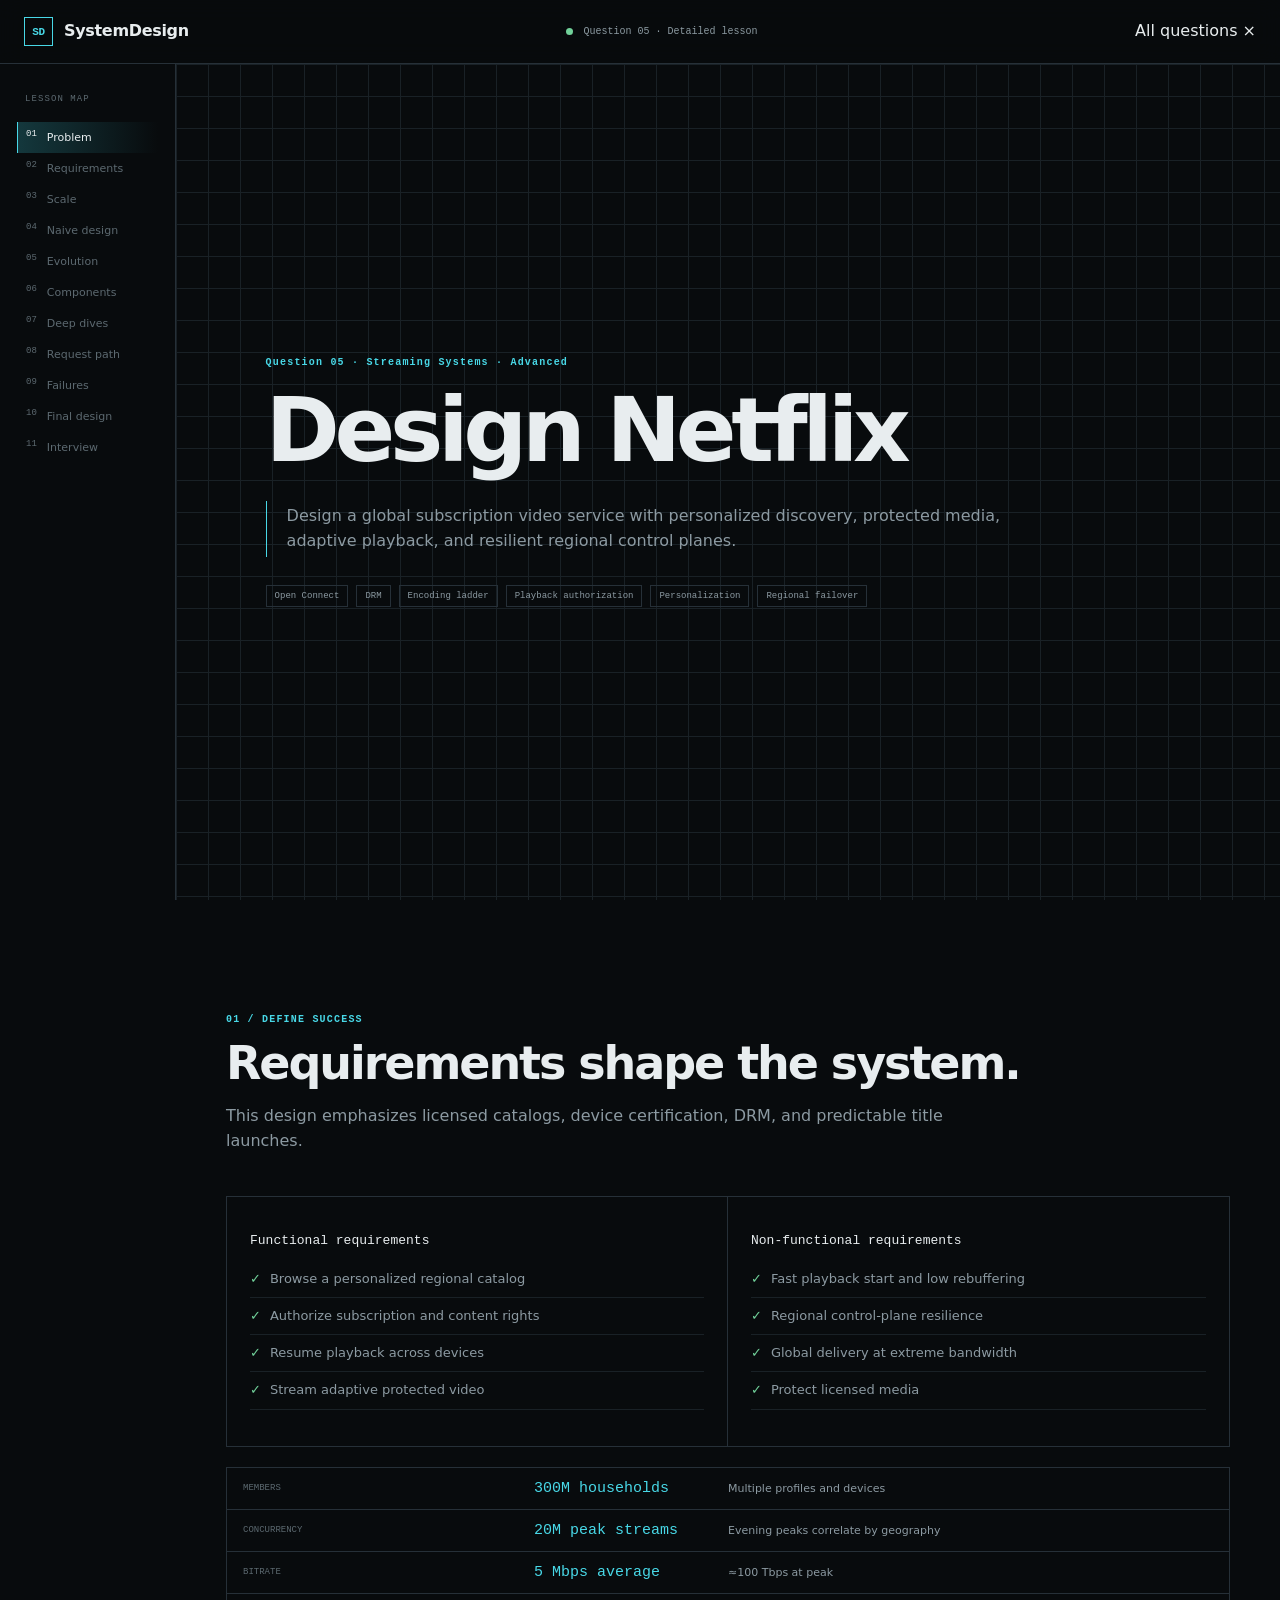
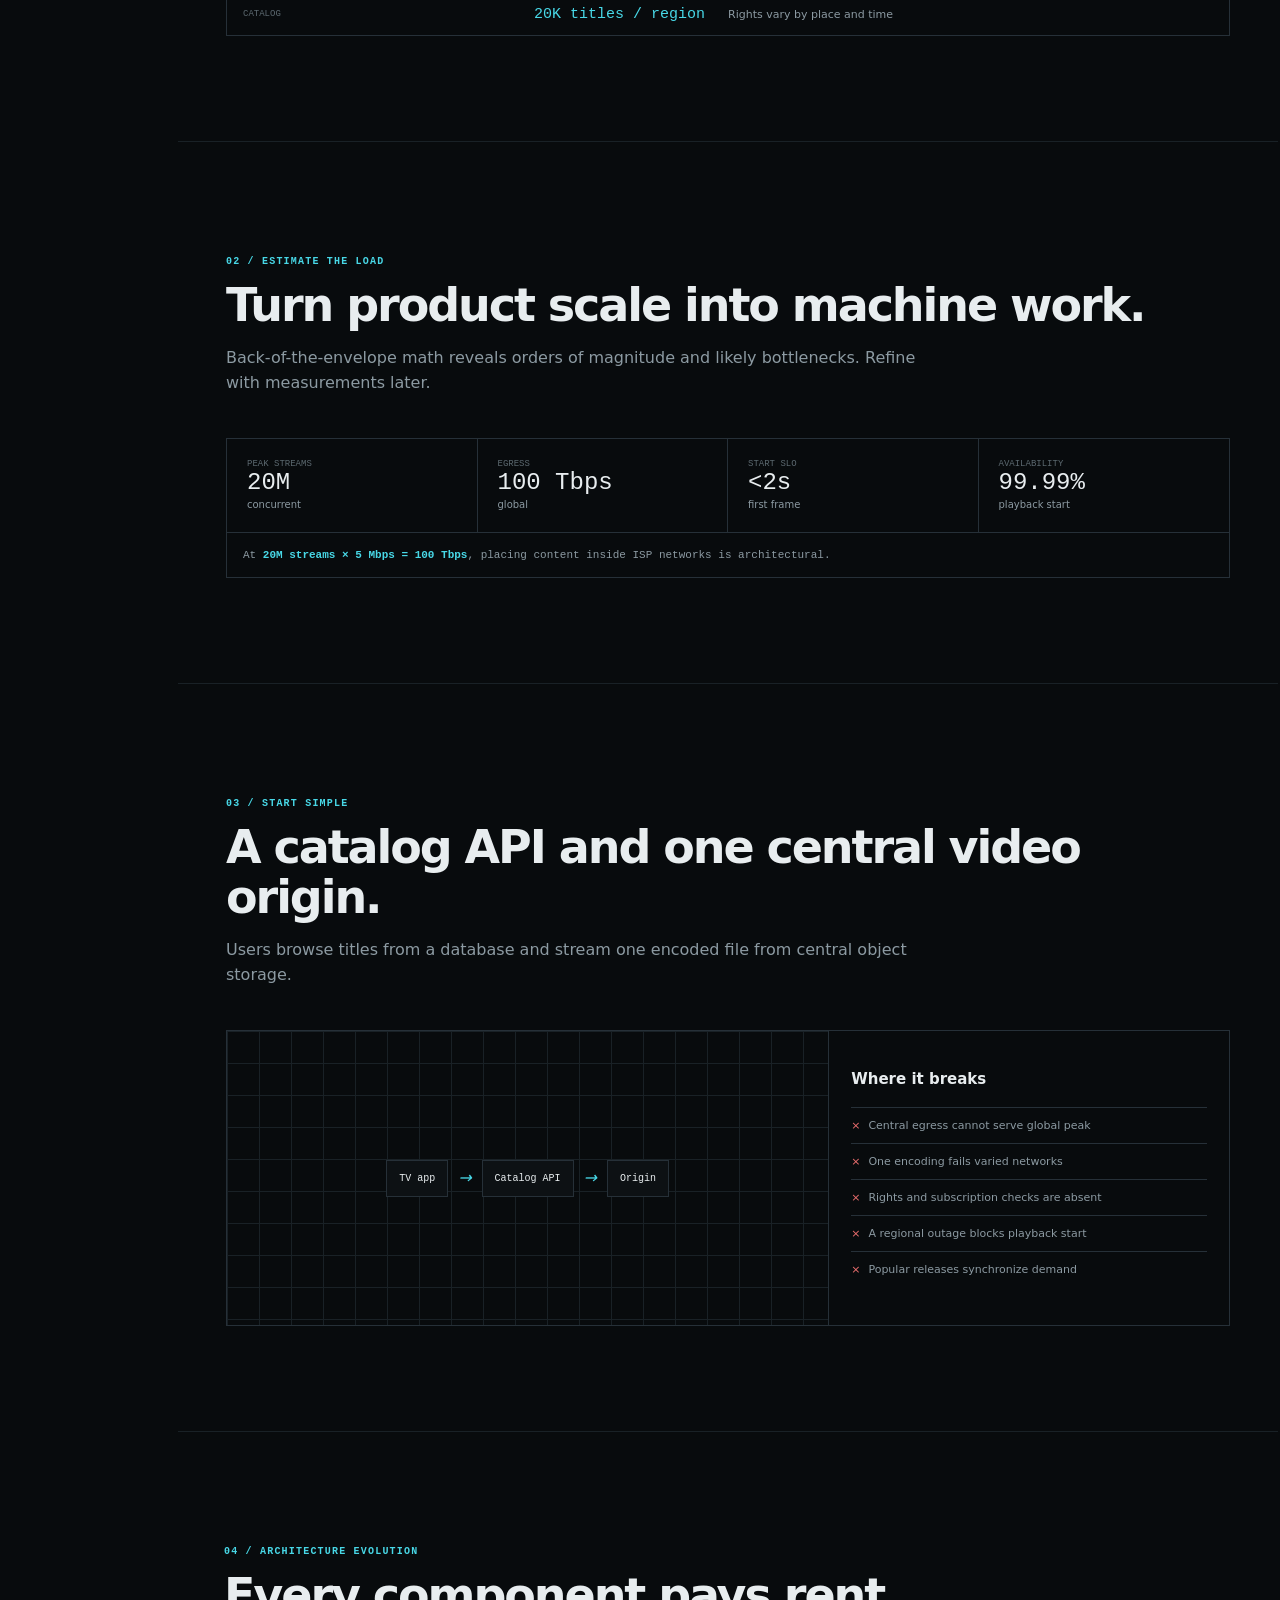
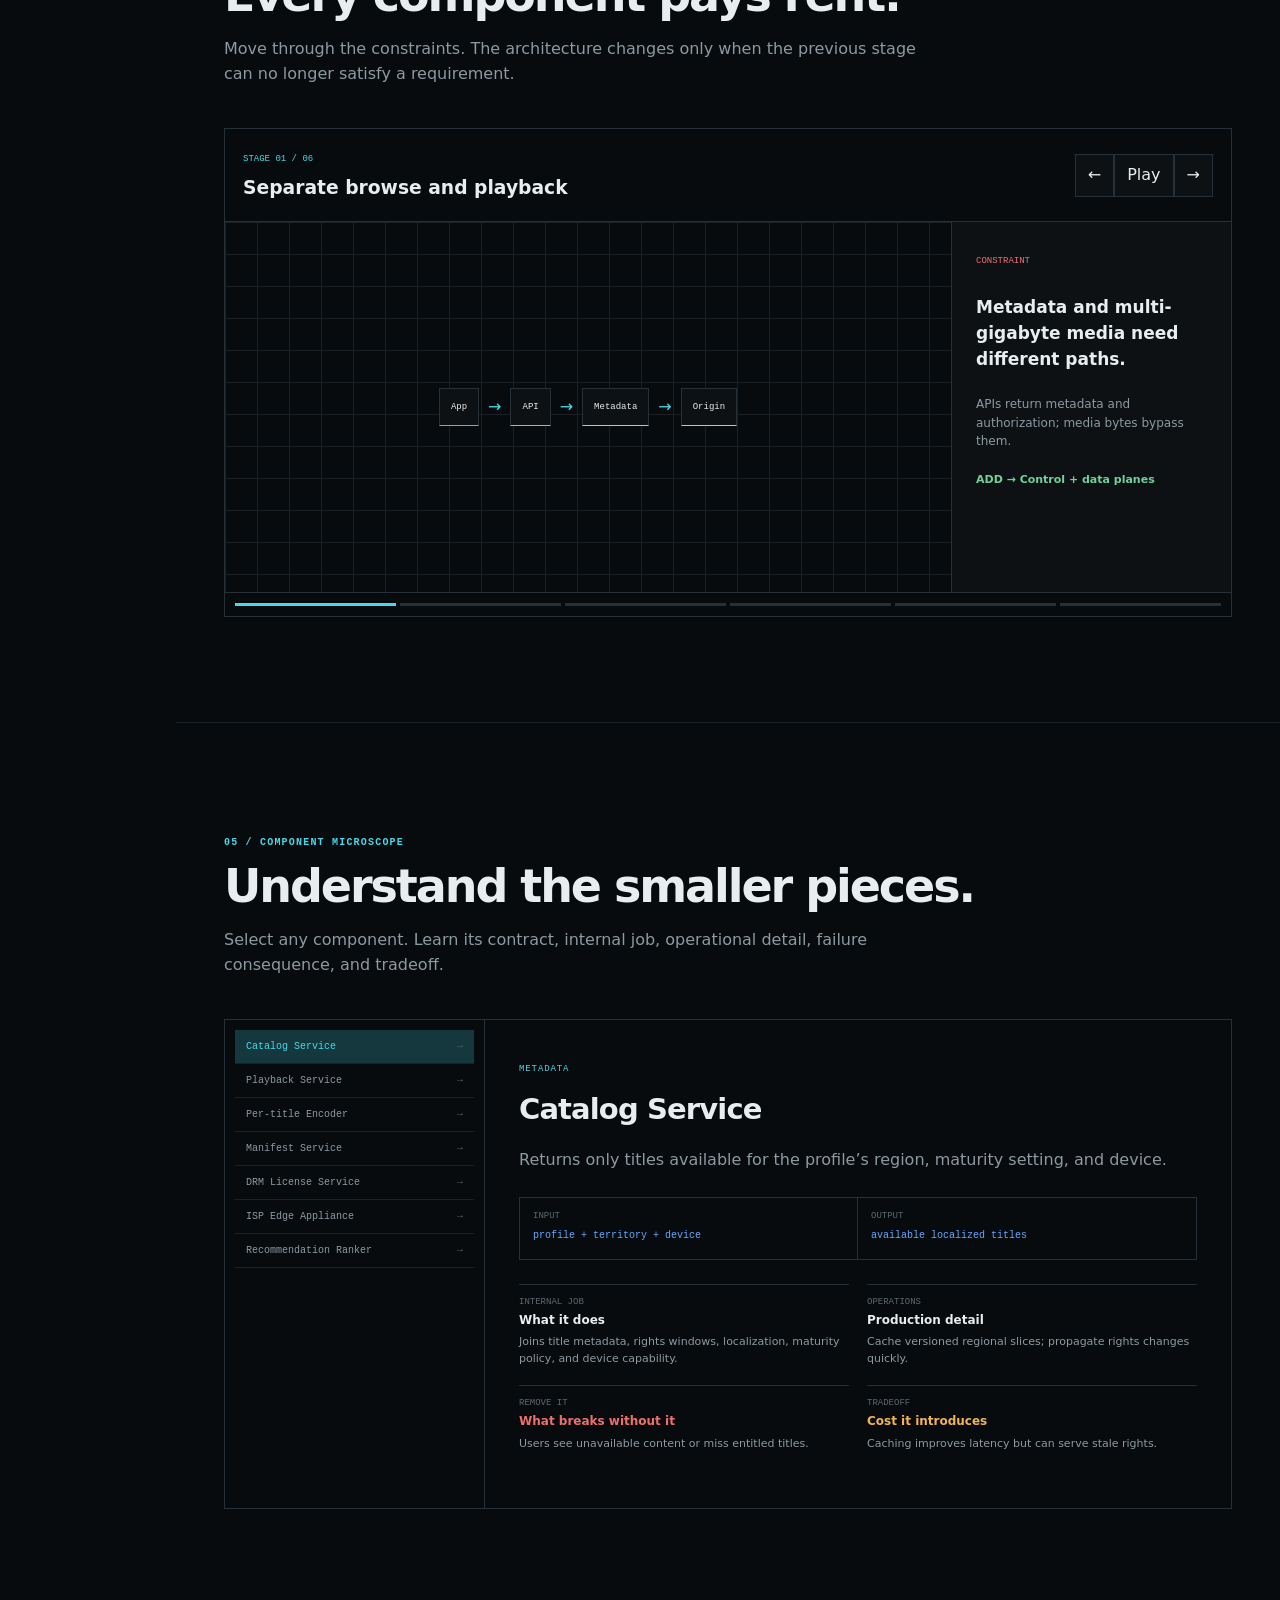
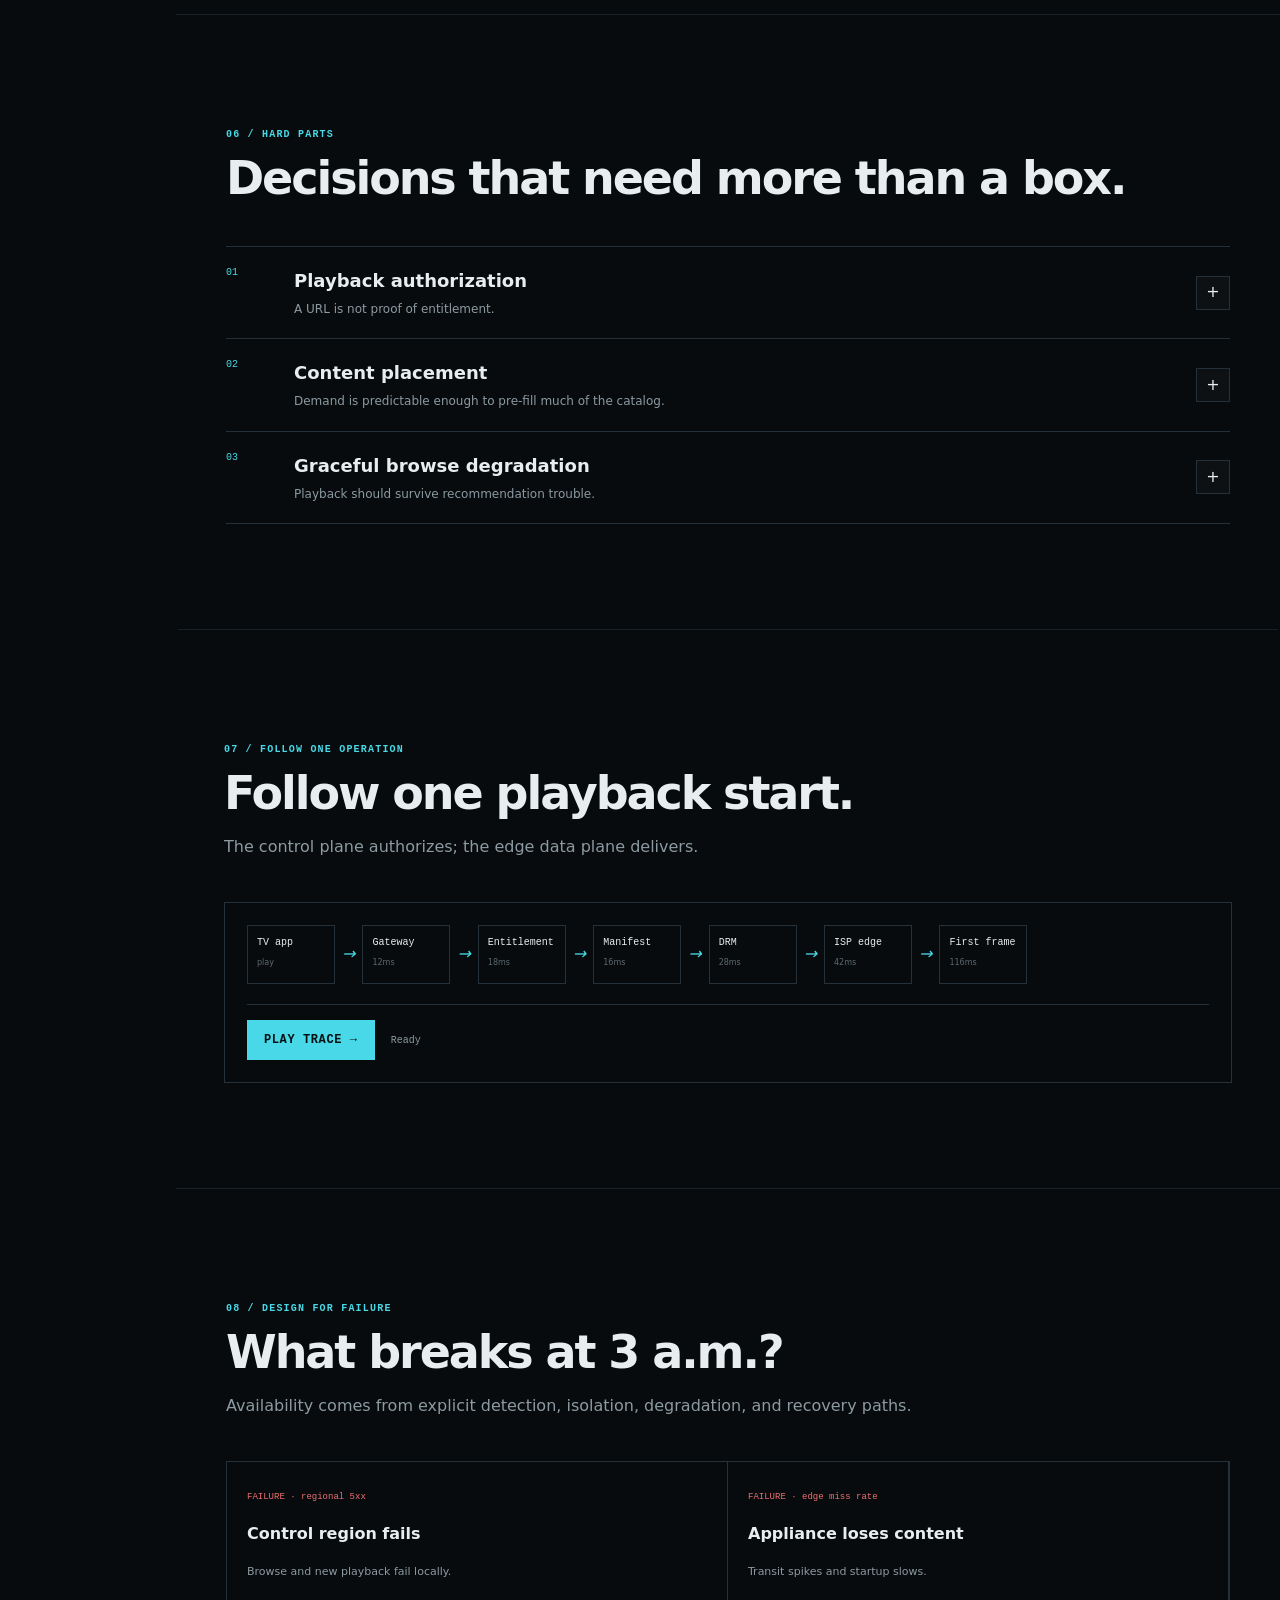
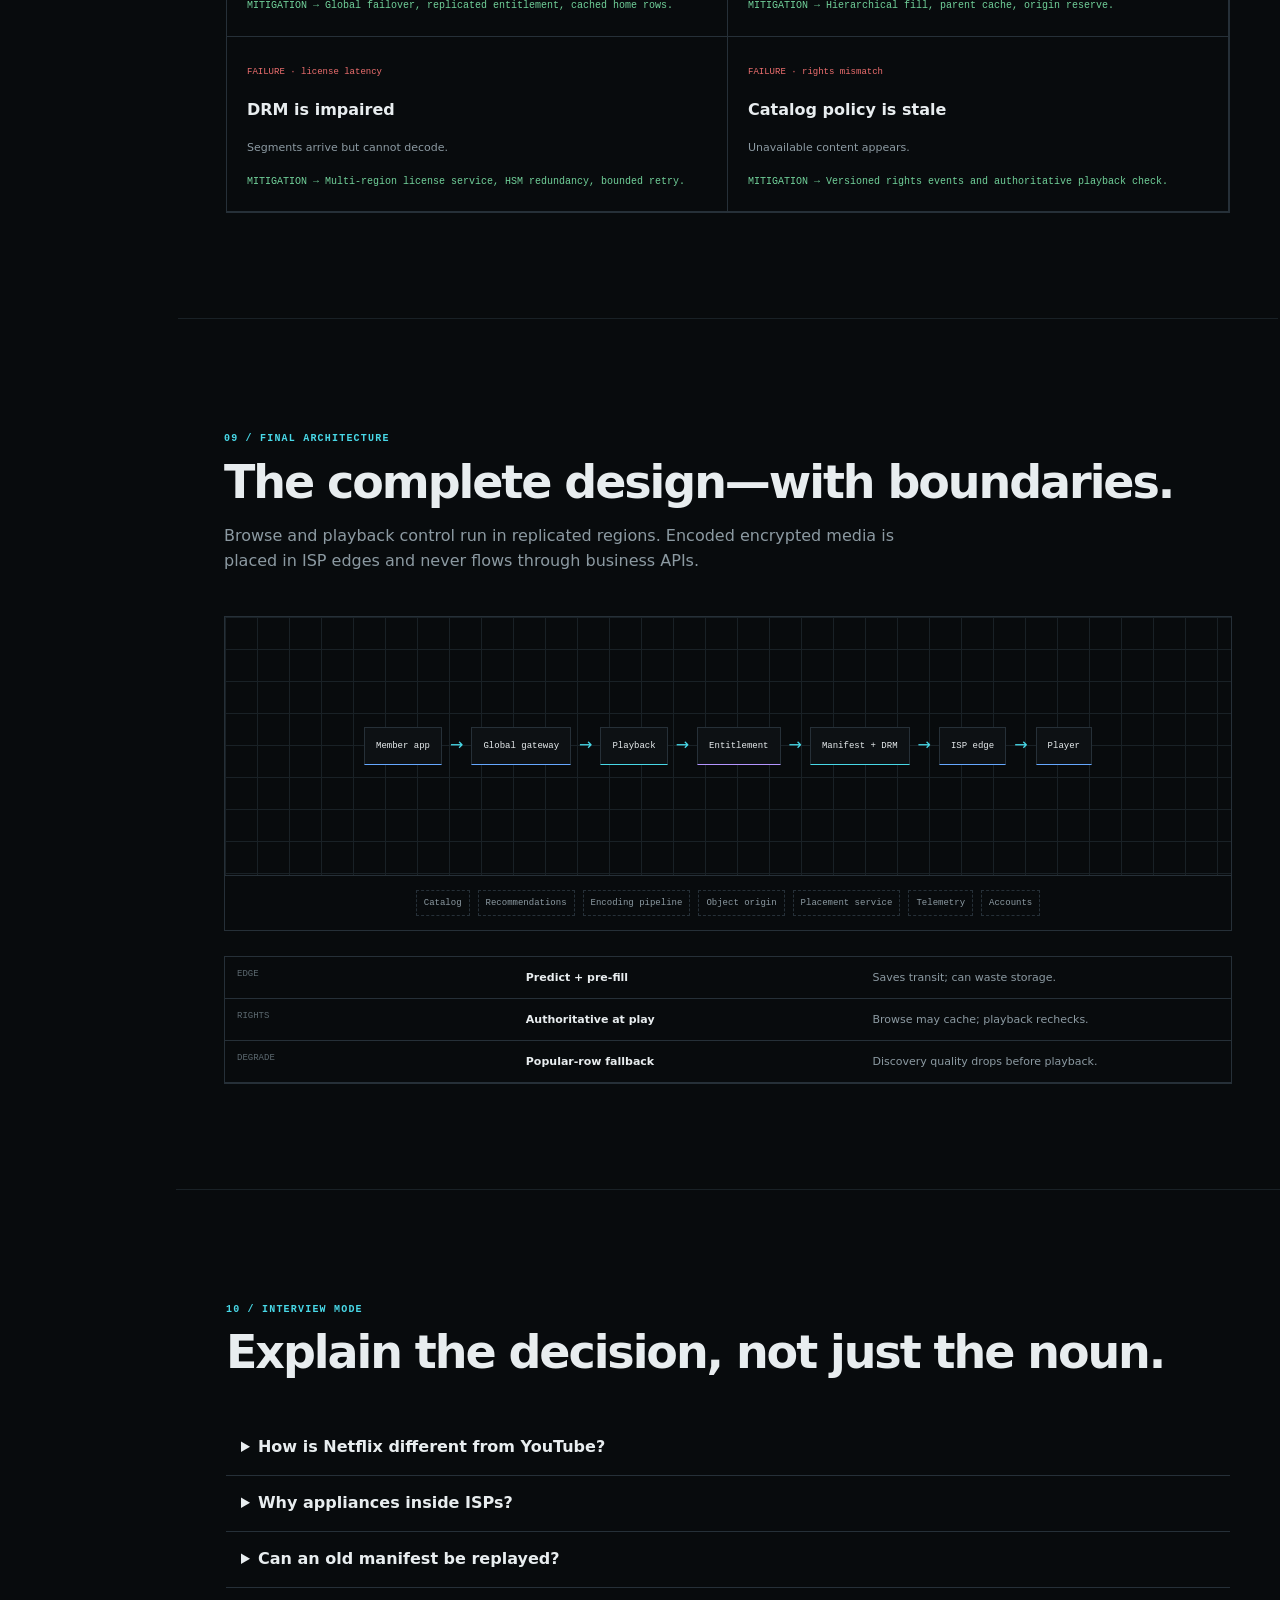
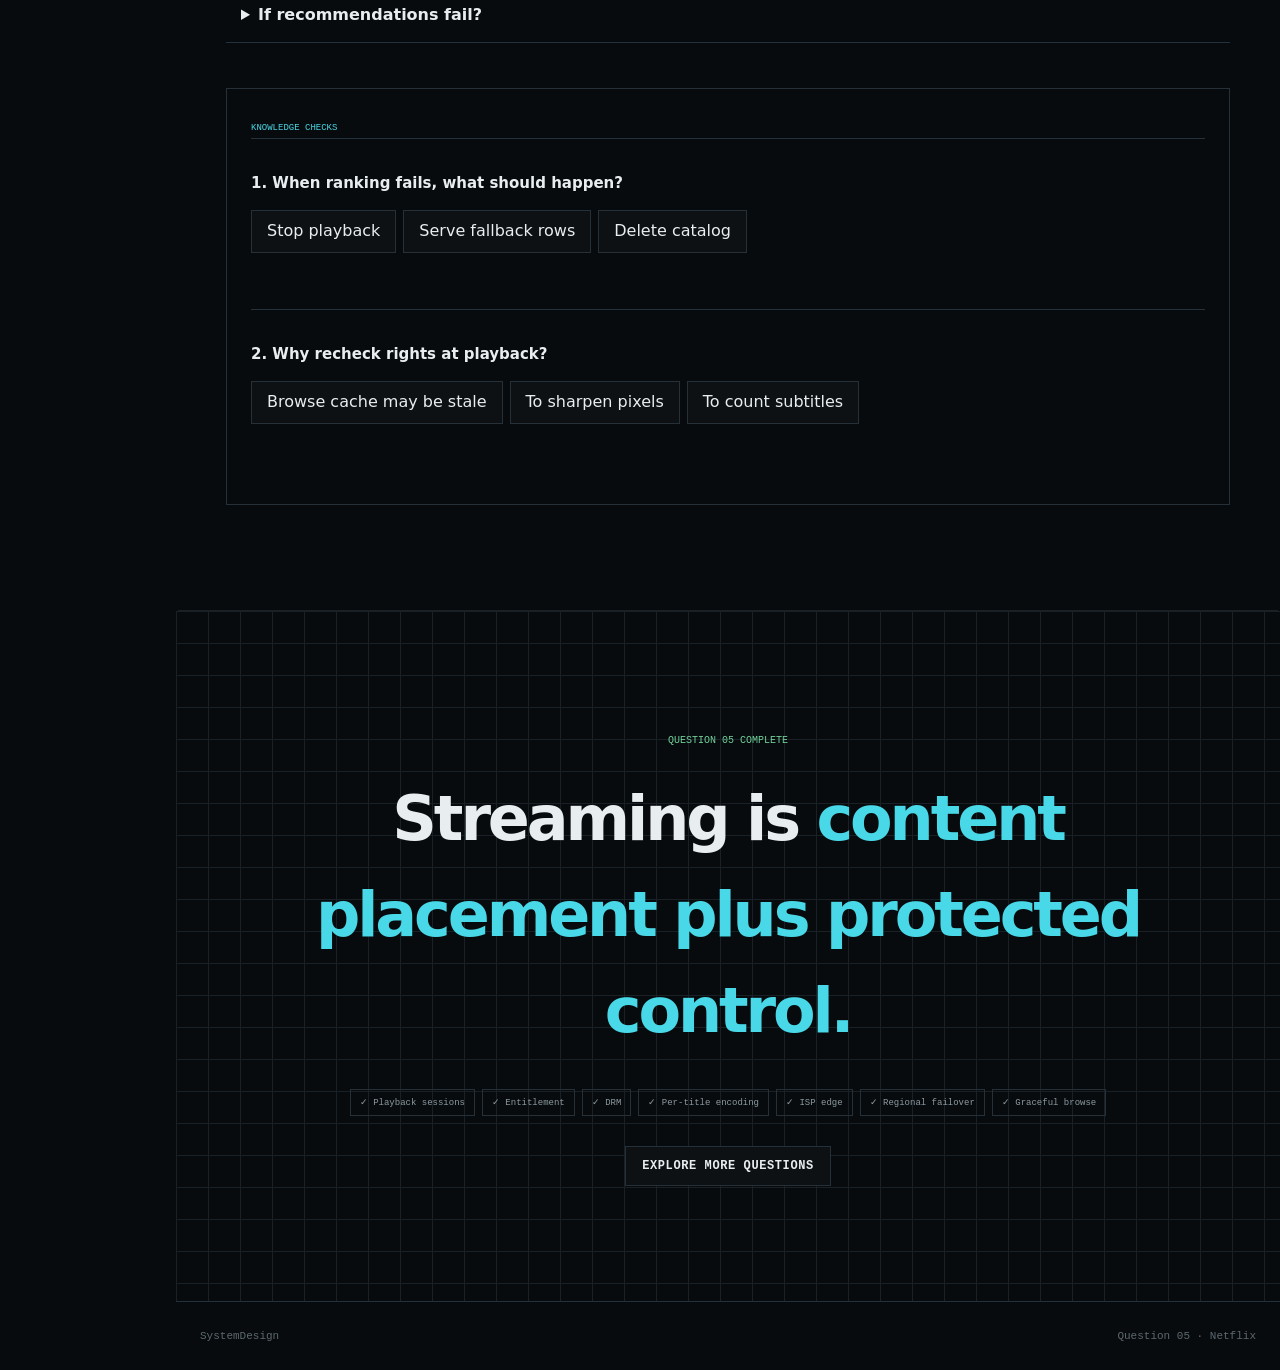
<file: questions/netflix.html>
<!doctype html><html lang="en"><head><meta charset="utf-8"><meta name="viewport" content="width=device-width,initial-scale=1"><meta name="description" content="Interactive system design lesson: Design Netflix."><meta name="theme-color" content="#080b0d"><meta property="og:type" content="article"><meta property="og:title" content="05 · Design Netflix — SystemDesign"><meta property="og:description" content="Interactive system design lesson: Design Netflix."><meta property="og:url" content="https://prathmesh333.github.io/SystemDesign/questions/netflix.html"><link rel="canonical" href="https://prathmesh333.github.io/SystemDesign/questions/netflix.html"><link rel="manifest" href="../site.webmanifest"><title>05 · Design Netflix — SystemDesign</title><link rel="stylesheet" href="../css/global.css"><link rel="stylesheet" href="../css/detailed-question.css"></head><body class="detail-body" data-question="netflix">
<header class="site-header"><a class="brand" href="../index.html"><span class="brand-mark">SD</span><span>SystemDesign</span></a><div class="detail-header-state"><i></i><span>Question 05 · Detailed lesson</span></div><a class="exit-link" href="../index.html">All questions ×</a></header>
<aside class="detail-rail"><span>LESSON MAP</span><a href="#overview"><b>01</b>Problem</a><a href="#requirements"><b>02</b>Requirements</a><a href="#estimate"><b>03</b>Scale</a><a href="#naive"><b>04</b>Naive design</a><a href="#evolution"><b>05</b>Evolution</a><a href="#components"><b>06</b>Components</a><a href="#deep-dives"><b>07</b>Deep dives</a><a href="#trace"><b>08</b>Request path</a><a href="#failures"><b>09</b>Failures</a><a href="#final"><b>10</b>Final design</a><a href="#interview"><b>11</b>Interview</a></aside>
<main class="detail-main">
<section id="overview" class="detail-hero grid-surface observe"><div class="overline" id="hero-overline"></div><h1 id="hero-title"></h1><blockquote id="hero-prompt"></blockquote><div class="detail-meta" id="hero-meta"></div></section>
<section id="requirements" class="detail-section observe"><header class="detail-chapter"><span>01 / DEFINE SUCCESS</span><h2>Requirements shape the system.</h2><p id="requirements-note"></p></header><div class="req-grid"><div><h3>Functional requirements</h3><ul id="functional-list"></ul></div><div><h3>Non-functional requirements</h3><ul id="nonfunctional-list"></ul></div></div><div class="scale-table" id="assumptions"></div></section>
<section id="estimate" class="detail-section observe"><header class="detail-chapter"><span>02 / ESTIMATE THE LOAD</span><h2>Turn product scale into machine work.</h2><p>Back-of-the-envelope math reveals orders of magnitude and likely bottlenecks. Refine with measurements later.</p></header><div class="estimation" id="estimation"></div><div class="formula-band" id="formula"></div></section>
<section id="naive" class="detail-section observe"><header class="detail-chapter"><span>03 / START SIMPLE</span><h2 id="naive-title"></h2><p id="naive-copy"></p></header><div class="naive-workbench"><div class="naive-flow grid-surface" id="naive-flow"></div><div class="naive-notes"><h3>Where it breaks</h3><ul class="break-list" id="break-list"></ul></div></div></section>
<section id="evolution" class="detail-section wide observe"><header class="detail-chapter"><span>04 / ARCHITECTURE EVOLUTION</span><h2>Every component pays rent.</h2><p>Move through the constraints. The architecture changes only when the previous stage can no longer satisfy a requirement.</p></header><div class="evo-shell"><div class="evo-top"><div><small id="evo-count"></small><h3 id="evo-title"></h3></div><div class="evo-buttons"><button id="evo-prev">←</button><button id="evo-play">Play</button><button id="evo-next">→</button></div></div><div class="evo-body"><div id="evo-canvas" class="evo-canvas grid-surface"></div><aside class="evo-reason"><span>CONSTRAINT</span><h4 id="evo-problem"></h4><p id="evo-explain"></p><b id="evo-solution"></b></aside></div><div id="evo-dots" class="evo-dots"></div></div></section>
<section id="components" class="detail-section wide observe"><header class="detail-chapter"><span>05 / COMPONENT MICROSCOPE</span><h2>Understand the smaller pieces.</h2><p>Select any component. Learn its contract, internal job, operational detail, failure consequence, and tradeoff.</p></header><div class="microscope"><div id="component-index" class="component-index"></div><article id="component-detail" class="component-detail"></article></div></section>
<section id="deep-dives" class="detail-section observe"><header class="detail-chapter"><span>06 / HARD PARTS</span><h2>Decisions that need more than a box.</h2></header><div id="deep-dive-list" class="deep-dive-list"></div></section>
<section id="trace" class="detail-section wide observe"><header class="detail-chapter"><span>07 / FOLLOW ONE OPERATION</span><h2 id="trace-title"></h2><p id="trace-copy"></p></header><div class="trace-shell"><div id="trace-line" class="trace-line"></div><div class="trace-control"><button id="trace-play" class="button primary">Play trace →</button><span id="trace-status">Ready</span></div></div></section>
<section id="failures" class="detail-section observe"><header class="detail-chapter"><span>08 / DESIGN FOR FAILURE</span><h2>What breaks at 3 a.m.?</h2><p>Availability comes from explicit detection, isolation, degradation, and recovery paths.</p></header><div id="failure-grid" class="failure-grid"></div></section>
<section id="final" class="detail-section wide observe"><header class="detail-chapter"><span>09 / FINAL ARCHITECTURE</span><h2>The complete design—with boundaries.</h2><p id="final-copy"></p></header><div id="final-topology" class="final-topology grid-surface"></div><div id="final-support" class="final-support"></div><div id="tradeoffs" class="tradeoff-table"></div></section>
<section id="interview" class="detail-section observe"><header class="detail-chapter"><span>10 / INTERVIEW MODE</span><h2>Explain the decision, not just the noun.</h2></header><div id="interview-accordion" class="interview-accordion"></div><div class="multi-quiz"><small>KNOWLEDGE CHECKS</small><div id="quiz-list"></div></div></section>
<section id="complete" class="detail-complete grid-surface"><span id="complete-label"></span><h2 id="complete-title"></h2><div id="takeaways" class="takeaways"></div><a class="button secondary" href="../index.html">Explore more questions</a></section>
<footer><span>SystemDesign</span><span id="footer-question"></span></footer></main>
<script src="../js/questions/question-data.js"></script><script src="../js/questions/detailed-question.js"></script></body></html>
</file>
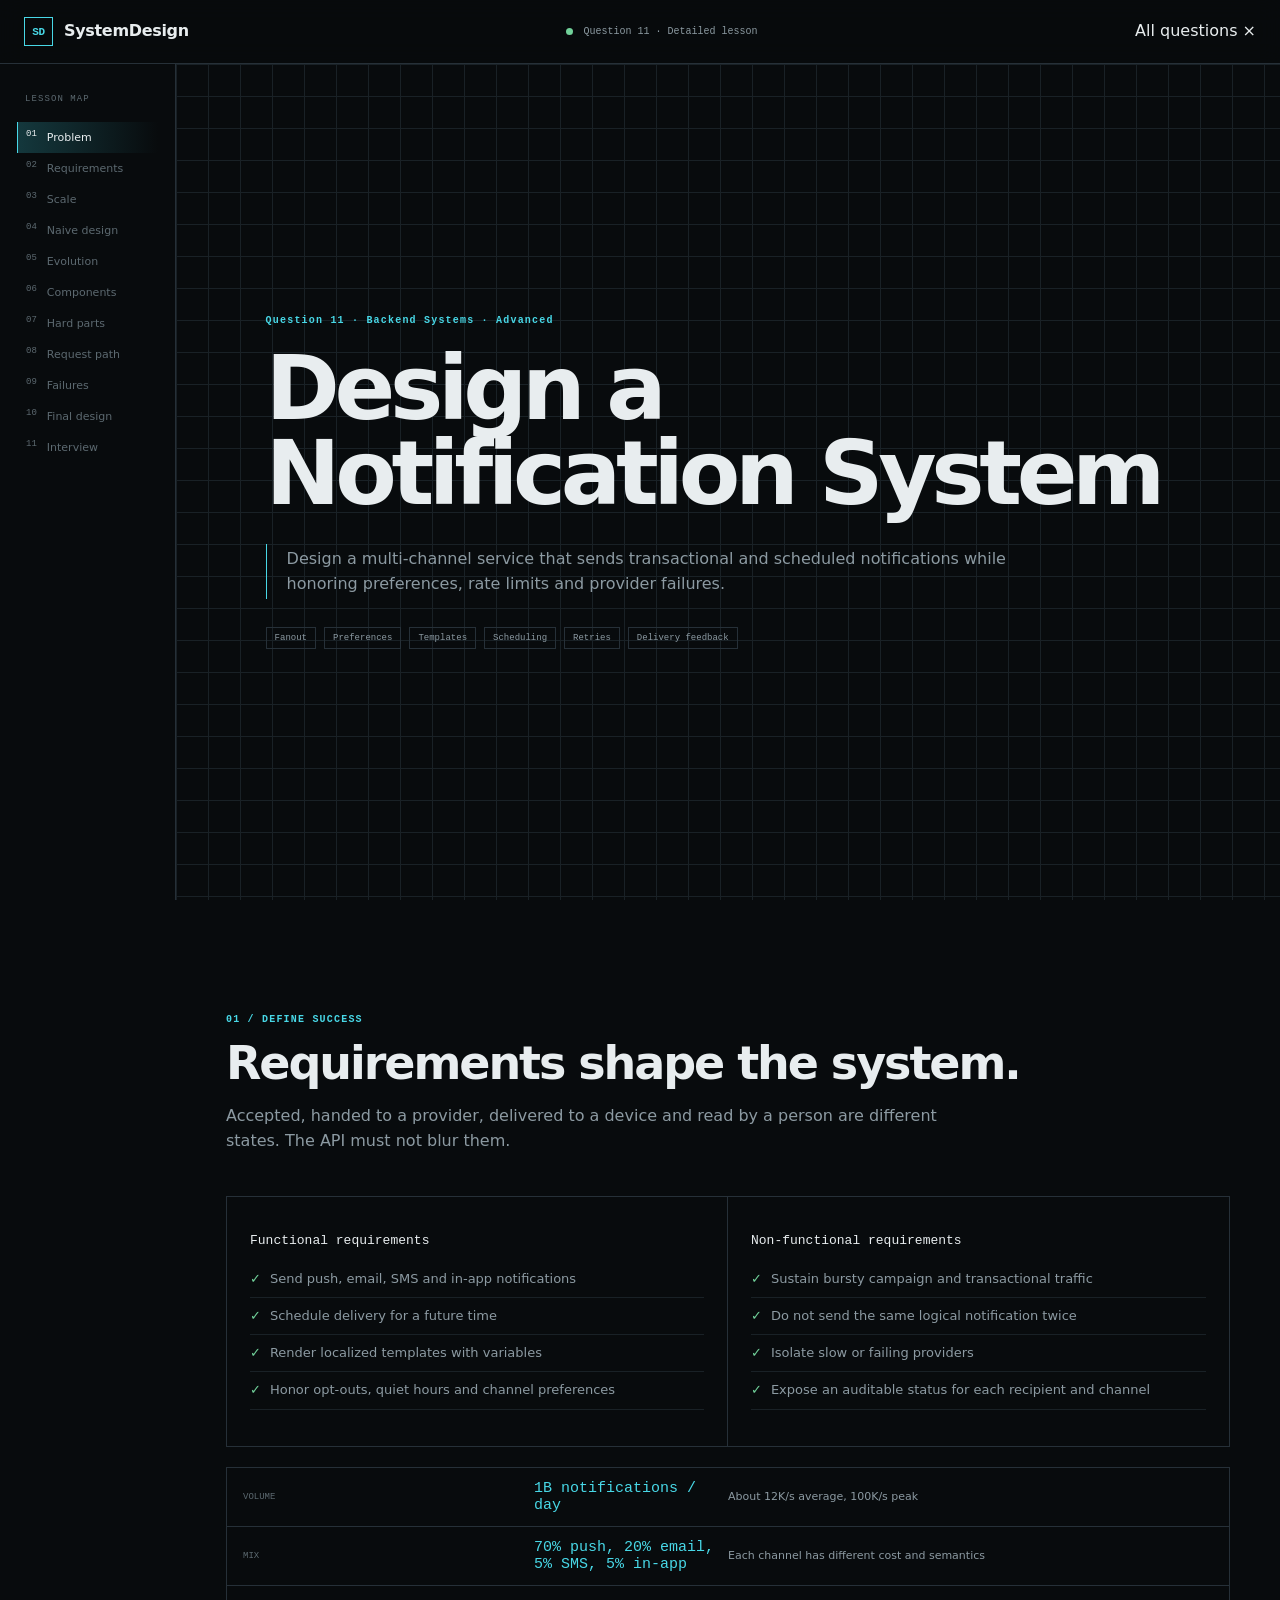
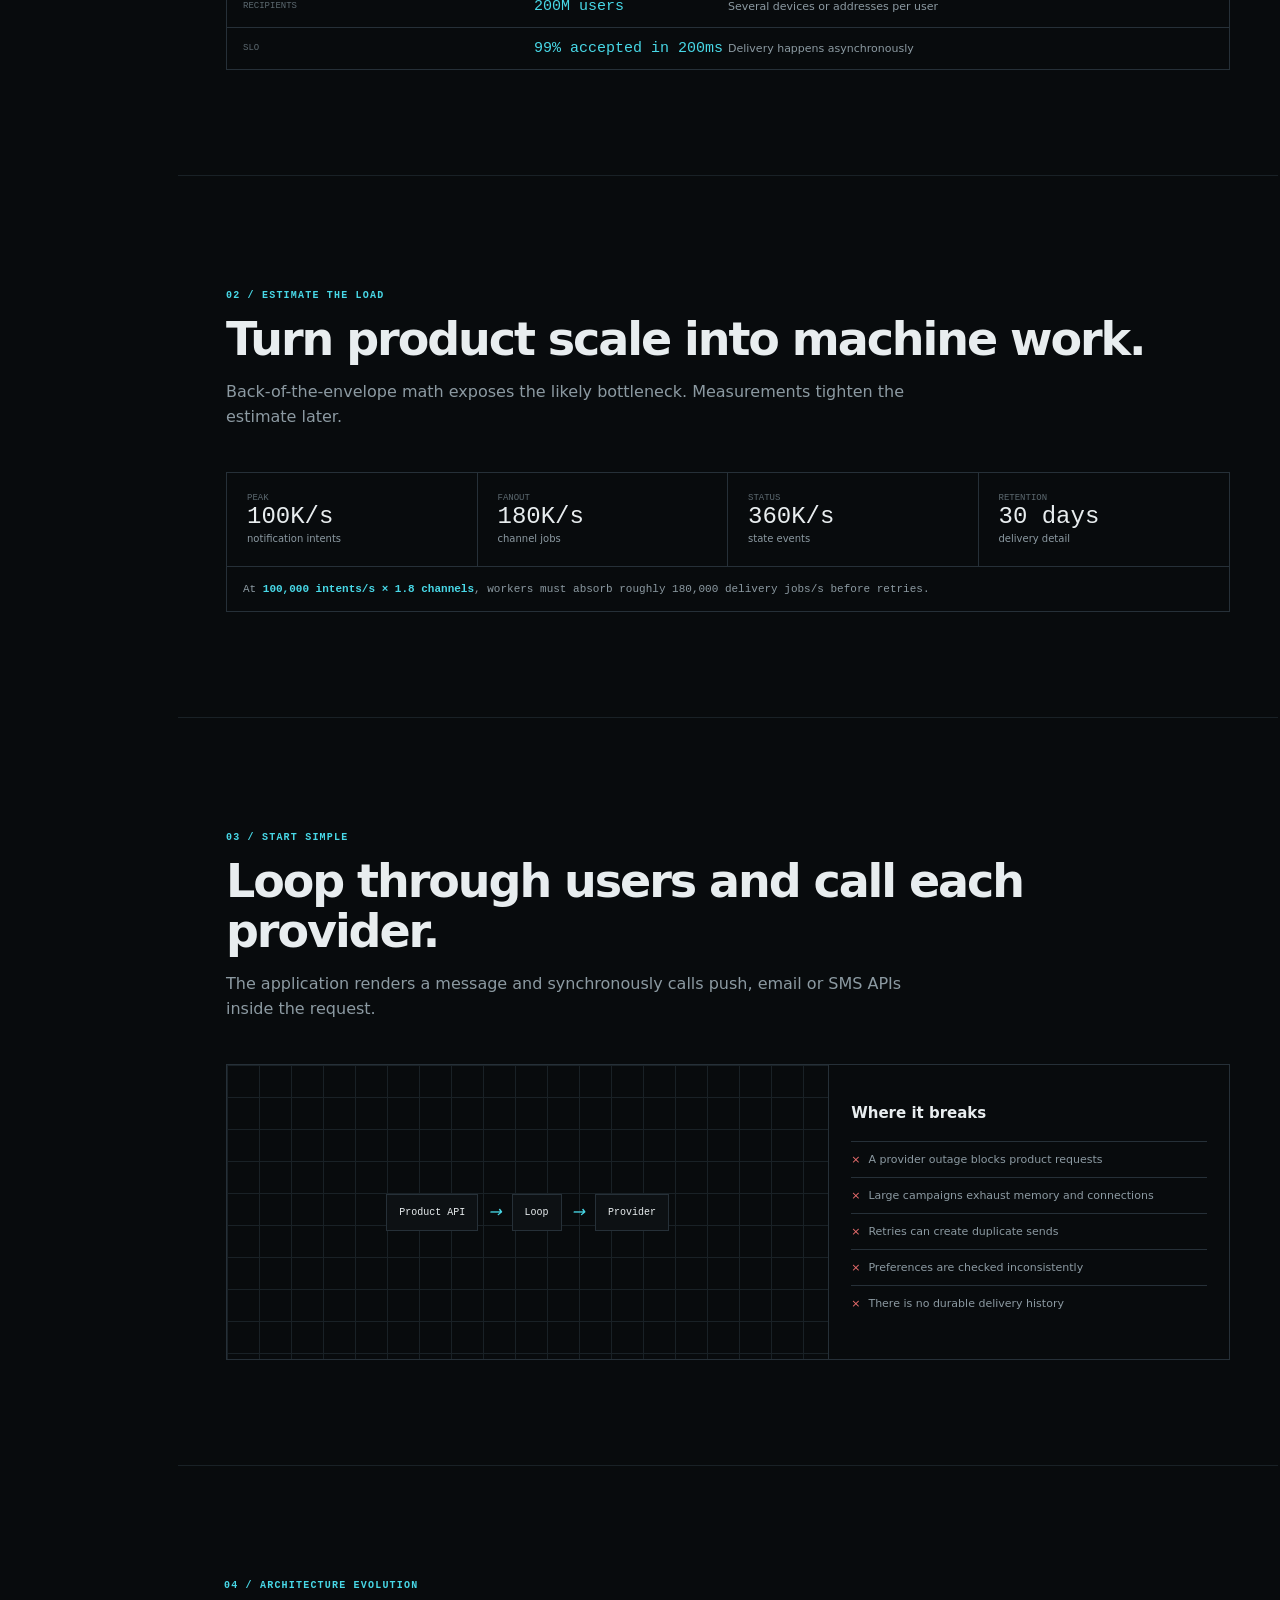
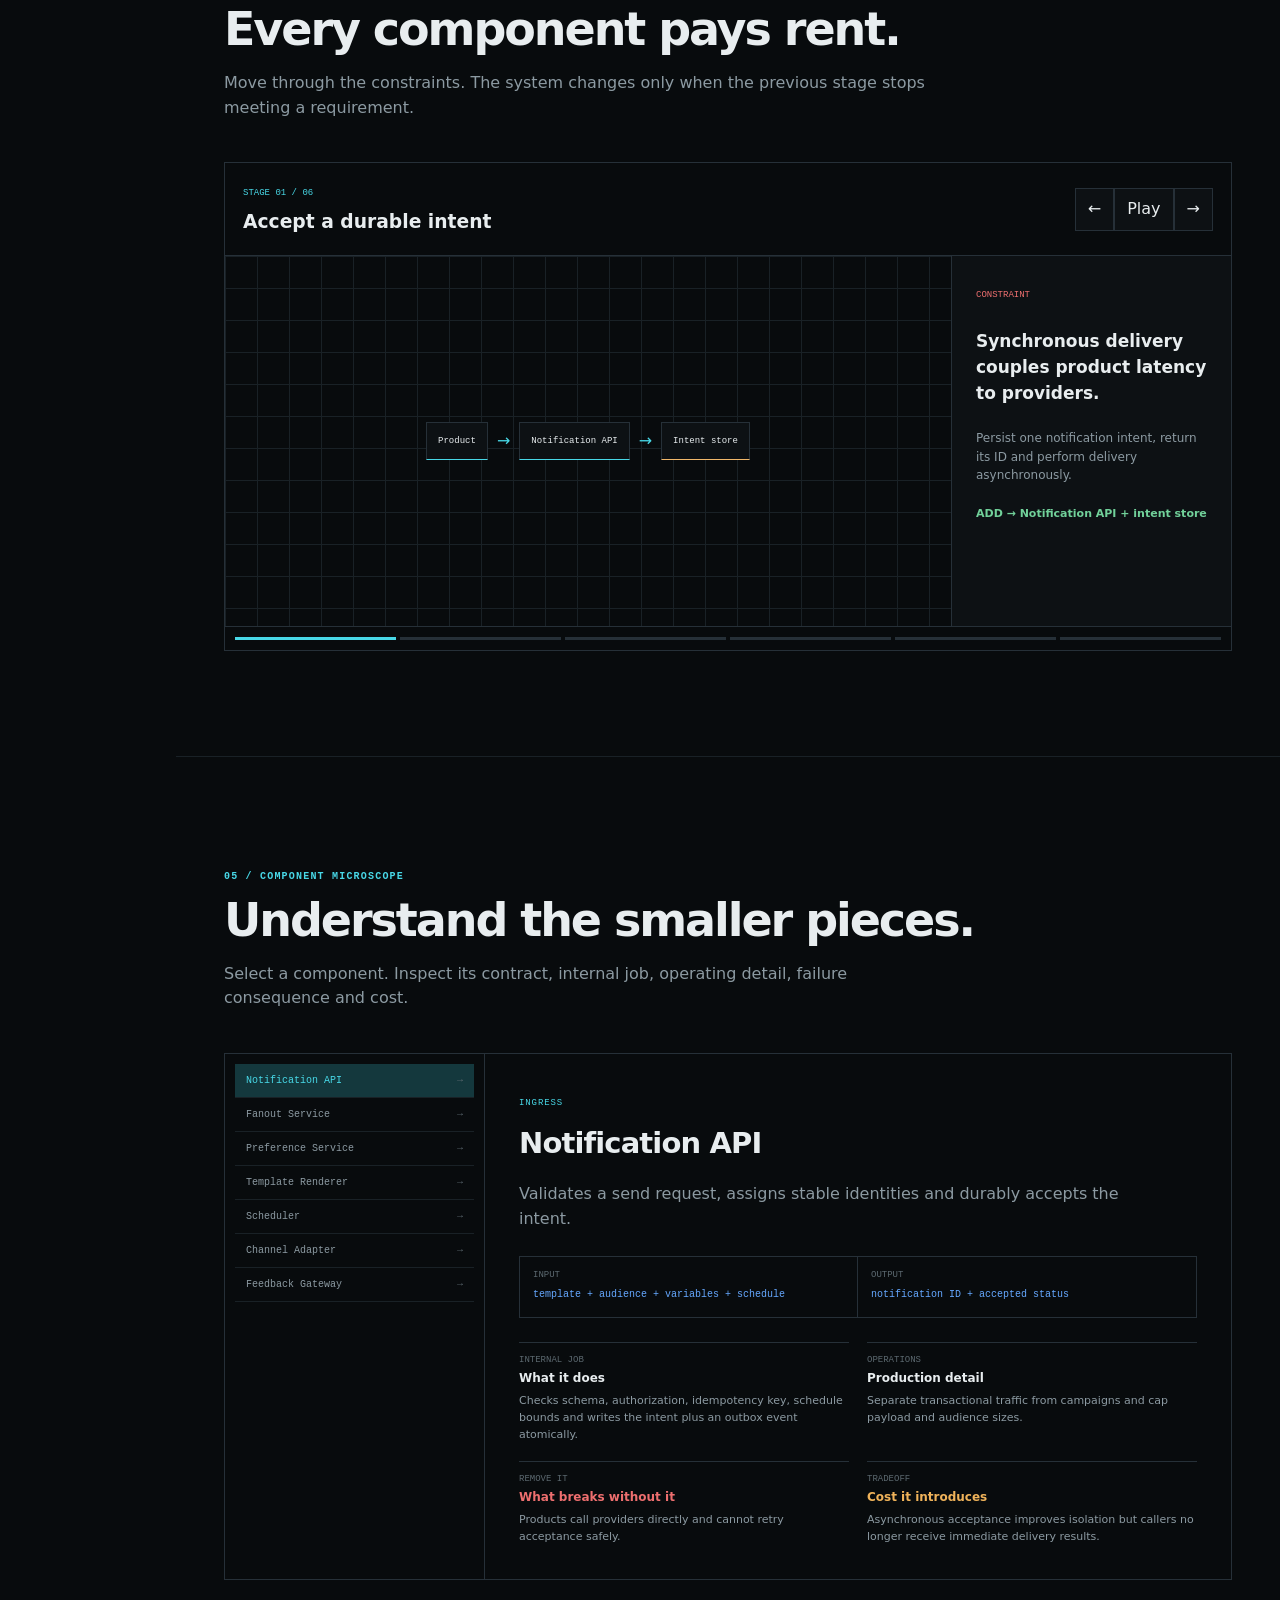
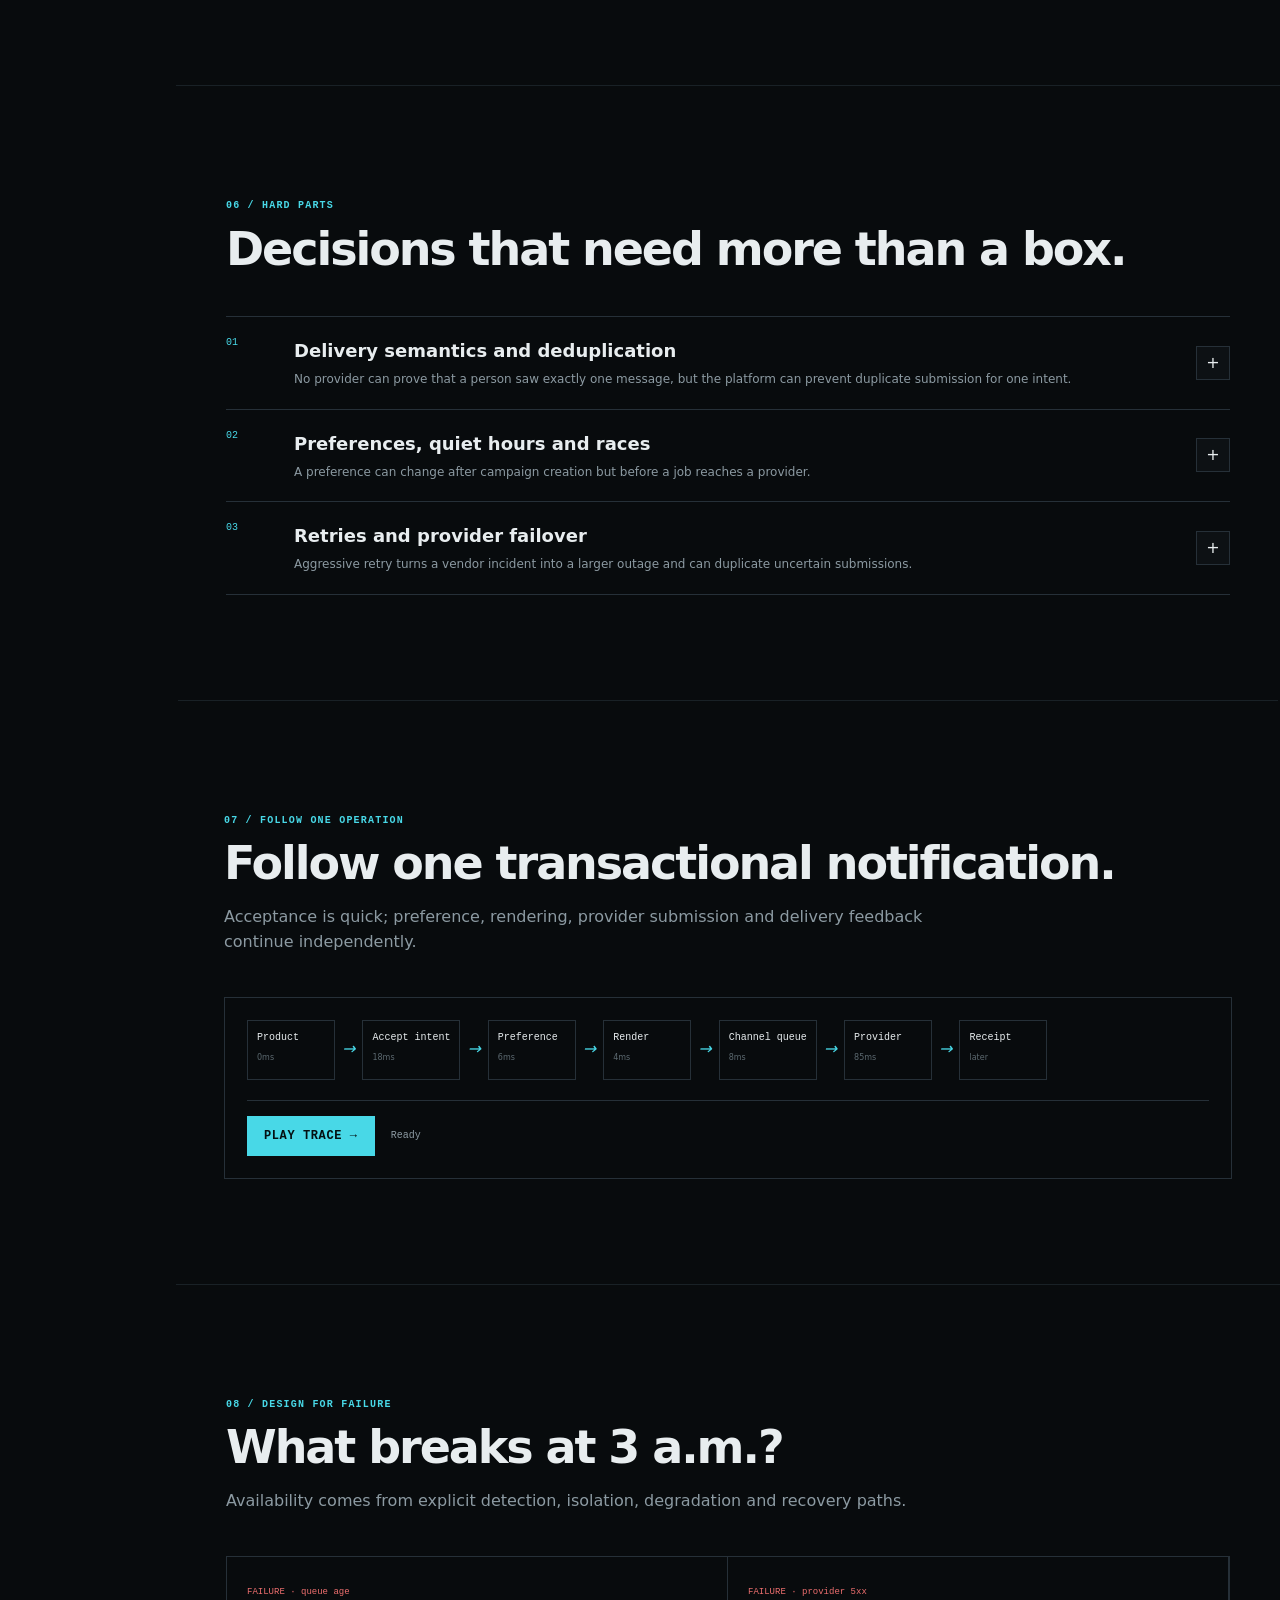
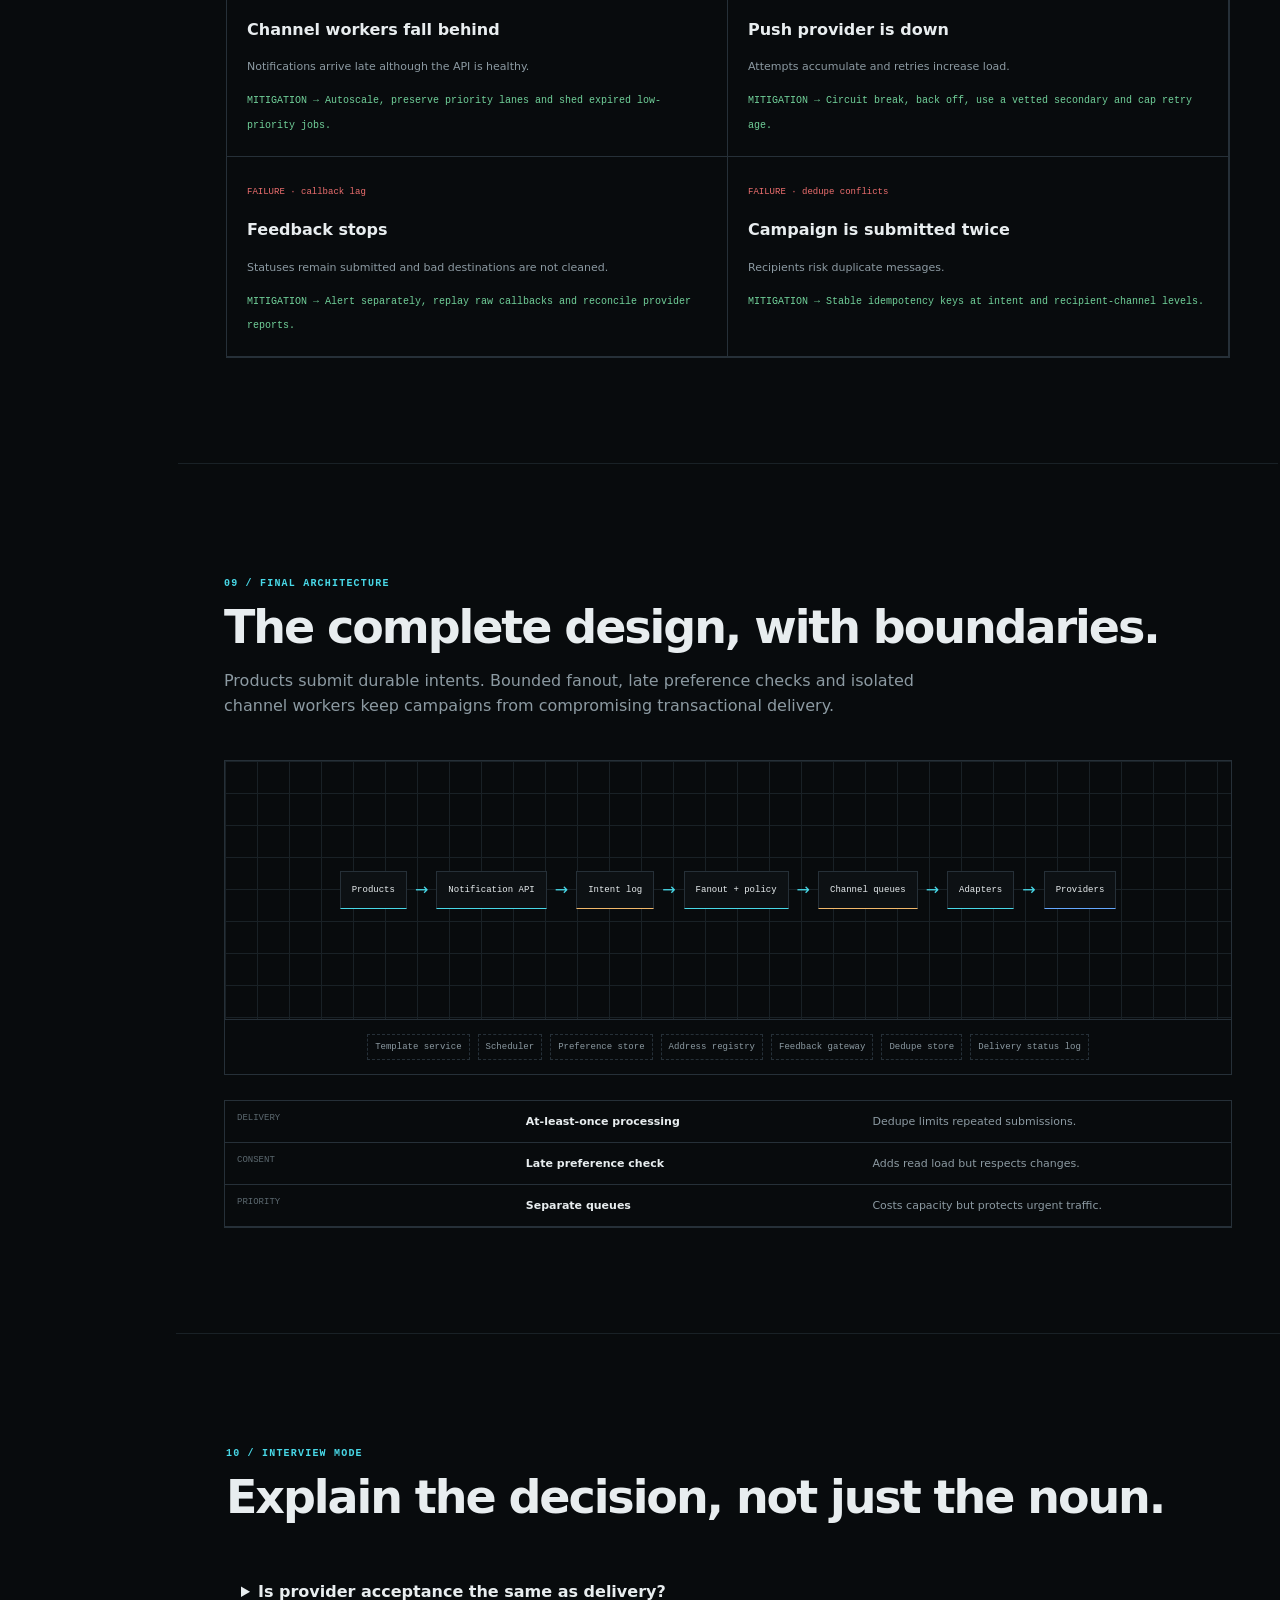
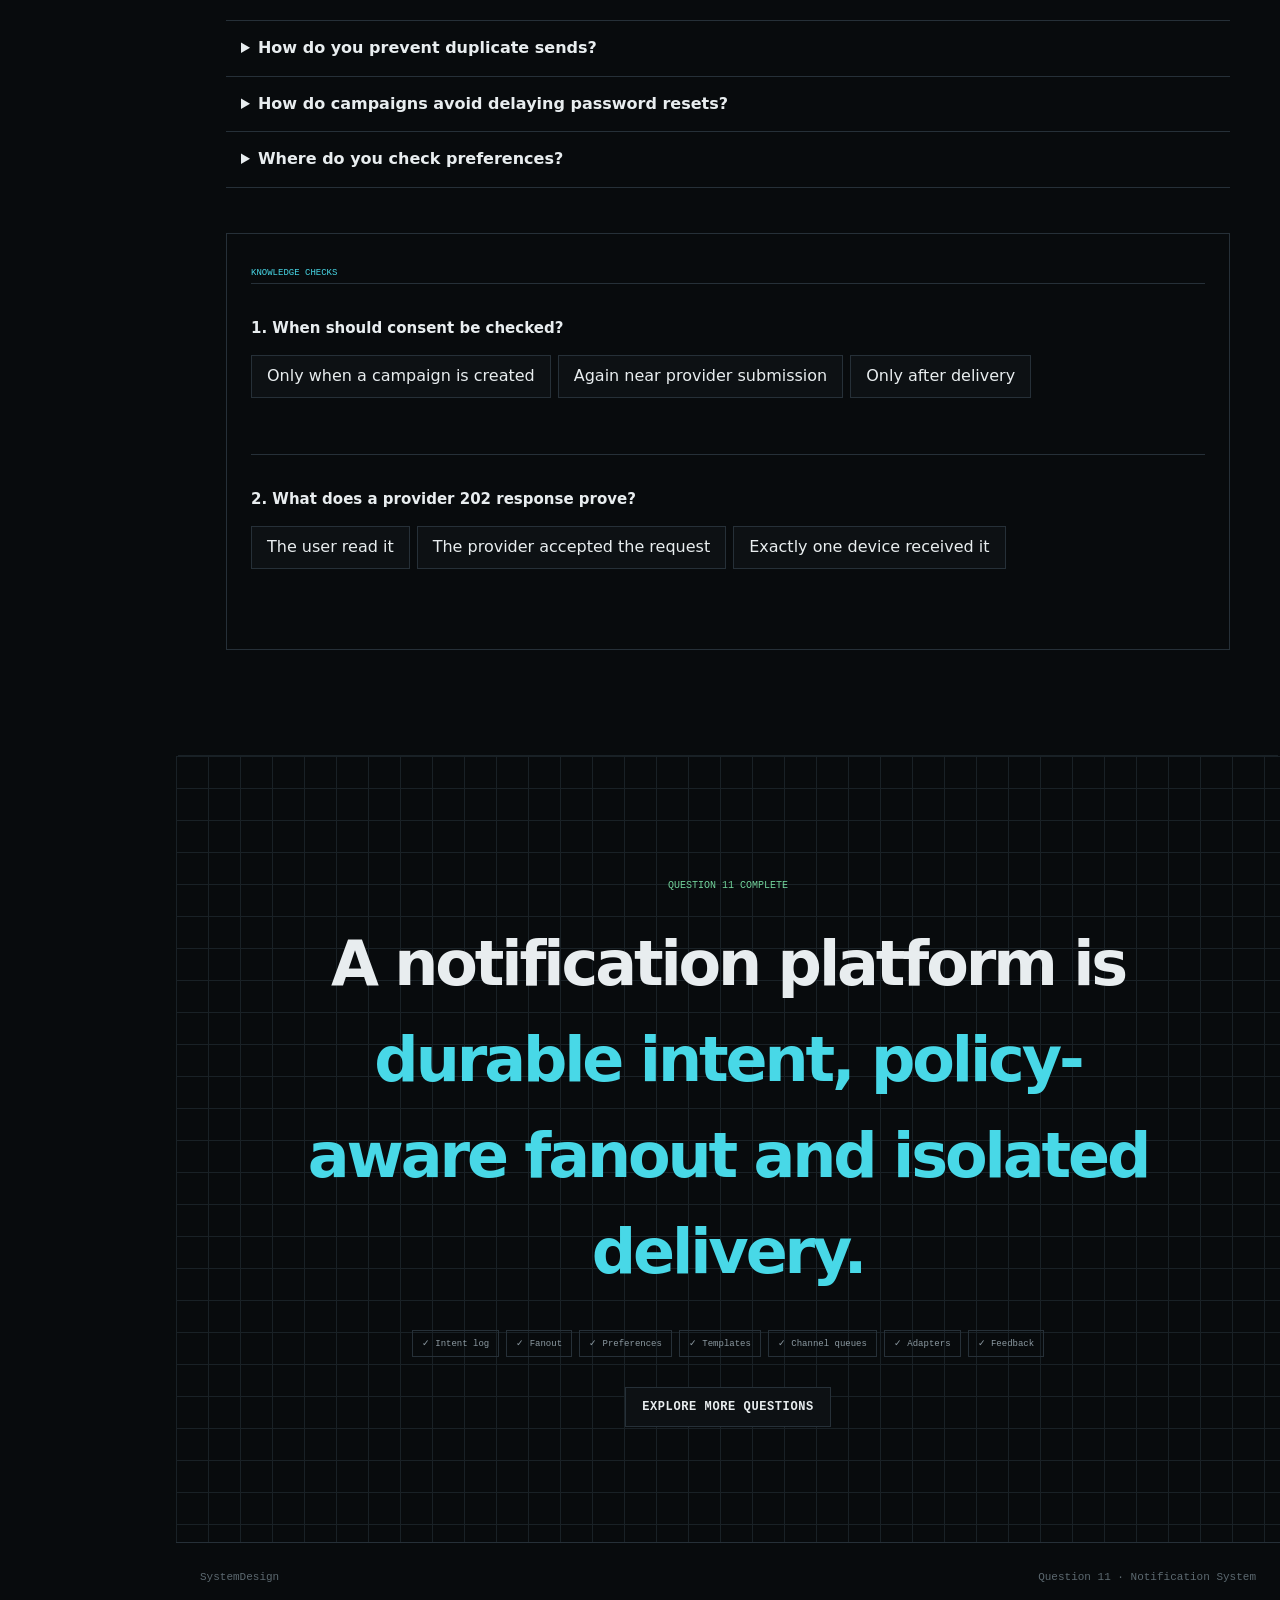
<file: questions/notification-system.html>
<!doctype html><html lang="en"><head><meta charset="utf-8"><meta name="viewport" content="width=device-width,initial-scale=1"><meta name="description" content="Interactive system design lesson: Design a Notification System."><meta name="theme-color" content="#080b0d"><meta property="og:type" content="article"><meta property="og:title" content="11 · Design a Notification System — SystemDesign"><meta property="og:description" content="Interactive system design lesson: Design a Notification System."><meta property="og:url" content="https://prathmesh333.github.io/SystemDesign/questions/notification-system.html"><link rel="canonical" href="https://prathmesh333.github.io/SystemDesign/questions/notification-system.html"><link rel="manifest" href="../site.webmanifest"><title>11 · Design a Notification System — SystemDesign</title><link rel="stylesheet" href="../css/global.css"><link rel="stylesheet" href="../css/detailed-question.css"></head><body class="detail-body" data-question="notification-system">
<header class="site-header"><a class="brand" href="../index.html"><span class="brand-mark">SD</span><span>SystemDesign</span></a><div class="detail-header-state"><i></i><span>Question 11 · Detailed lesson</span></div><a class="exit-link" href="../index.html">All questions ×</a></header>
<aside class="detail-rail"><span>LESSON MAP</span><a href="#overview"><b>01</b>Problem</a><a href="#requirements"><b>02</b>Requirements</a><a href="#estimate"><b>03</b>Scale</a><a href="#naive"><b>04</b>Naive design</a><a href="#evolution"><b>05</b>Evolution</a><a href="#components"><b>06</b>Components</a><a href="#deep-dives"><b>07</b>Hard parts</a><a href="#trace"><b>08</b>Request path</a><a href="#failures"><b>09</b>Failures</a><a href="#final"><b>10</b>Final design</a><a href="#interview"><b>11</b>Interview</a></aside>
<main class="detail-main">
<section id="overview" class="detail-hero grid-surface observe"><div class="overline" id="hero-overline"></div><h1 id="hero-title"></h1><blockquote id="hero-prompt"></blockquote><div class="detail-meta" id="hero-meta"></div></section>
<section id="requirements" class="detail-section observe"><header class="detail-chapter"><span>01 / DEFINE SUCCESS</span><h2>Requirements shape the system.</h2><p id="requirements-note"></p></header><div class="req-grid"><div><h3>Functional requirements</h3><ul id="functional-list"></ul></div><div><h3>Non-functional requirements</h3><ul id="nonfunctional-list"></ul></div></div><div class="scale-table" id="assumptions"></div></section>
<section id="estimate" class="detail-section observe"><header class="detail-chapter"><span>02 / ESTIMATE THE LOAD</span><h2>Turn product scale into machine work.</h2><p>Back-of-the-envelope math exposes the likely bottleneck. Measurements tighten the estimate later.</p></header><div class="estimation" id="estimation"></div><div class="formula-band" id="formula"></div></section>
<section id="naive" class="detail-section observe"><header class="detail-chapter"><span>03 / START SIMPLE</span><h2 id="naive-title"></h2><p id="naive-copy"></p></header><div class="naive-workbench"><div class="naive-flow grid-surface" id="naive-flow"></div><div class="naive-notes"><h3>Where it breaks</h3><ul class="break-list" id="break-list"></ul></div></div></section>
<section id="evolution" class="detail-section wide observe"><header class="detail-chapter"><span>04 / ARCHITECTURE EVOLUTION</span><h2>Every component pays rent.</h2><p>Move through the constraints. The system changes only when the previous stage stops meeting a requirement.</p></header><div class="evo-shell"><div class="evo-top"><div><small id="evo-count"></small><h3 id="evo-title"></h3></div><div class="evo-buttons"><button id="evo-prev">←</button><button id="evo-play">Play</button><button id="evo-next">→</button></div></div><div class="evo-body"><div id="evo-canvas" class="evo-canvas grid-surface"></div><aside class="evo-reason"><span>CONSTRAINT</span><h4 id="evo-problem"></h4><p id="evo-explain"></p><b id="evo-solution"></b></aside></div><div id="evo-dots" class="evo-dots"></div></div></section>
<section id="components" class="detail-section wide observe"><header class="detail-chapter"><span>05 / COMPONENT MICROSCOPE</span><h2>Understand the smaller pieces.</h2><p>Select a component. Inspect its contract, internal job, operating detail, failure consequence and cost.</p></header><div class="microscope"><div id="component-index" class="component-index"></div><article id="component-detail" class="component-detail"></article></div></section>
<section id="deep-dives" class="detail-section observe"><header class="detail-chapter"><span>06 / HARD PARTS</span><h2>Decisions that need more than a box.</h2></header><div id="deep-dive-list" class="deep-dive-list"></div></section>
<section id="trace" class="detail-section wide observe"><header class="detail-chapter"><span>07 / FOLLOW ONE OPERATION</span><h2 id="trace-title"></h2><p id="trace-copy"></p></header><div class="trace-shell"><div id="trace-line" class="trace-line"></div><div class="trace-control"><button id="trace-play" class="button primary">Play trace →</button><span id="trace-status">Ready</span></div></div></section>
<section id="failures" class="detail-section observe"><header class="detail-chapter"><span>08 / DESIGN FOR FAILURE</span><h2>What breaks at 3 a.m.?</h2><p>Availability comes from explicit detection, isolation, degradation and recovery paths.</p></header><div id="failure-grid" class="failure-grid"></div></section>
<section id="final" class="detail-section wide observe"><header class="detail-chapter"><span>09 / FINAL ARCHITECTURE</span><h2>The complete design, with boundaries.</h2><p id="final-copy"></p></header><div id="final-topology" class="final-topology grid-surface"></div><div id="final-support" class="final-support"></div><div id="tradeoffs" class="tradeoff-table"></div></section>
<section id="interview" class="detail-section observe"><header class="detail-chapter"><span>10 / INTERVIEW MODE</span><h2>Explain the decision, not just the noun.</h2></header><div id="interview-accordion" class="interview-accordion"></div><div class="multi-quiz"><small>KNOWLEDGE CHECKS</small><div id="quiz-list"></div></div></section>
<section id="complete" class="detail-complete grid-surface"><span id="complete-label"></span><h2 id="complete-title"></h2><div id="takeaways" class="takeaways"></div><a class="button secondary" href="../index.html">Explore more questions</a></section>
<footer><span>SystemDesign</span><span id="footer-question"></span></footer></main>
<script src="../js/questions/question-data.js"></script><script src="../js/questions/question-data-more.js"></script><script src="../js/questions/question-data-infra.js"></script><script src="../js/questions/detailed-question.js"></script></body></html>
</file>
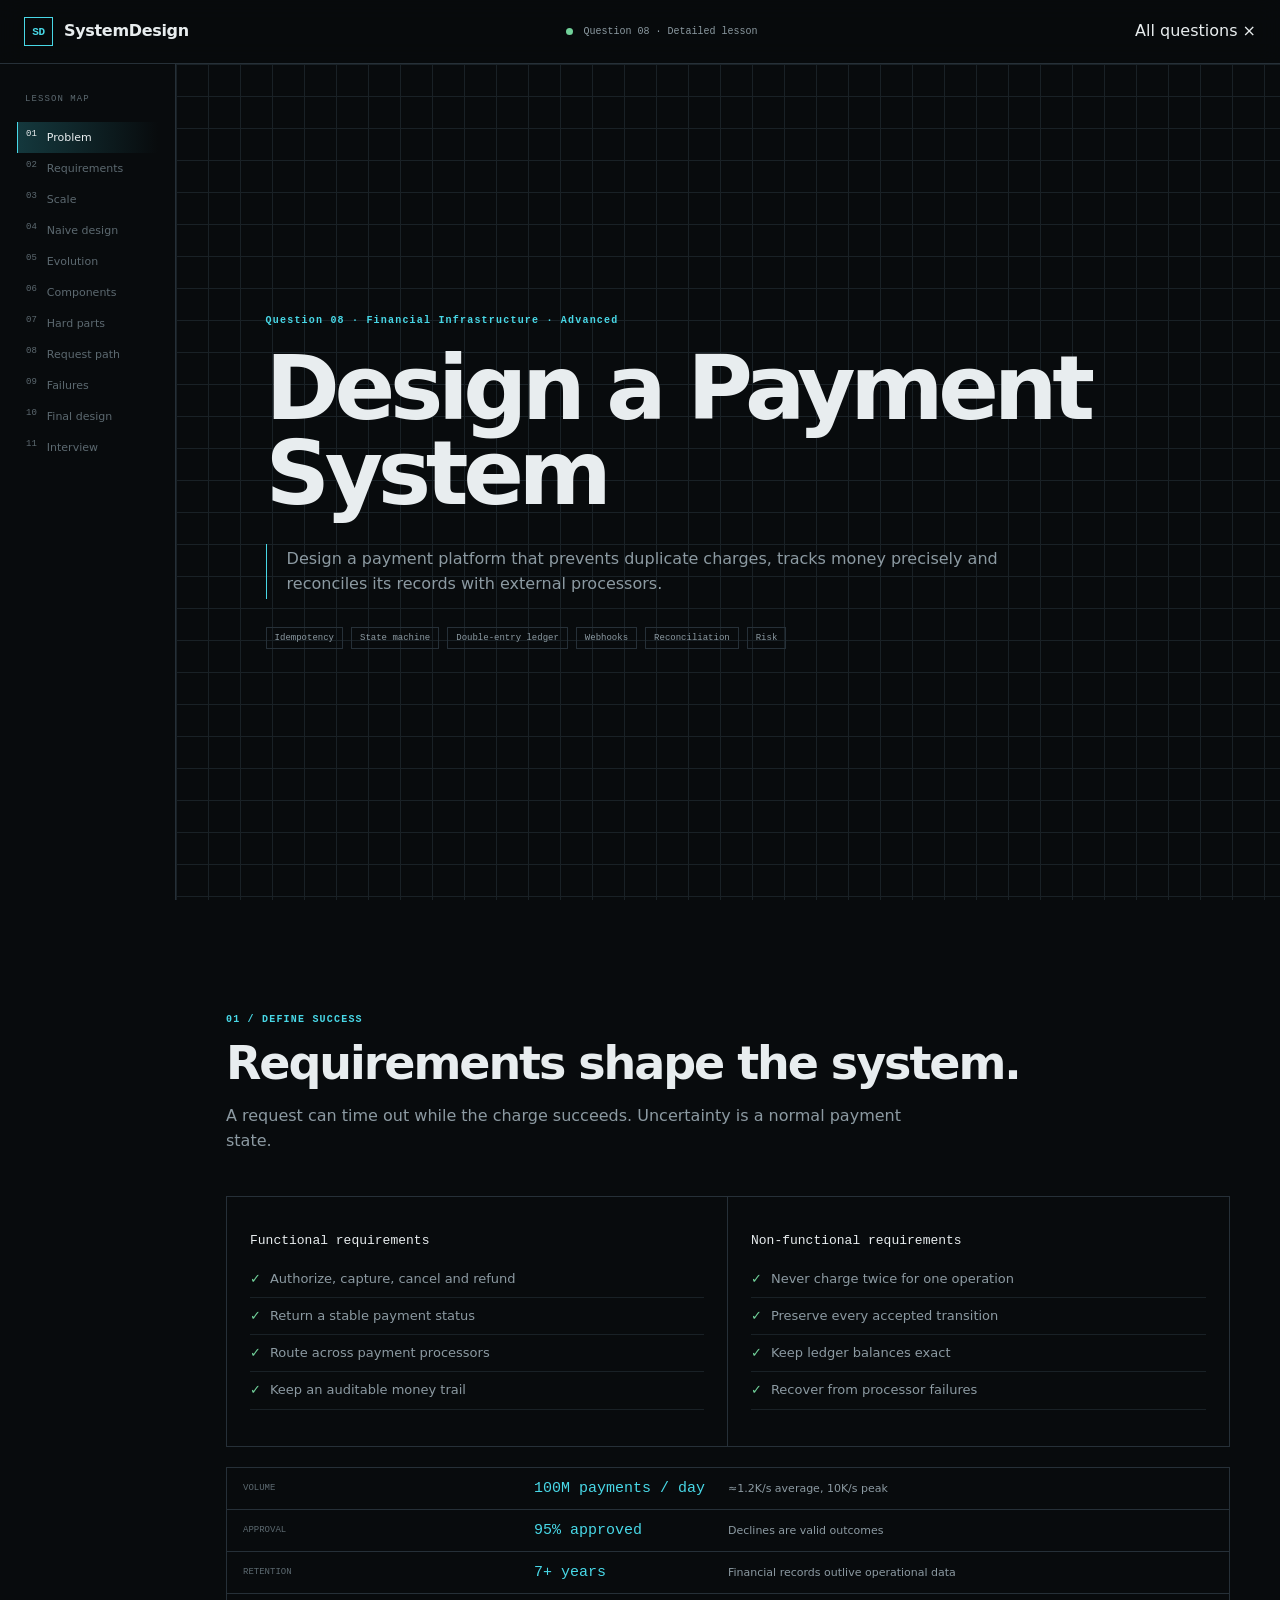
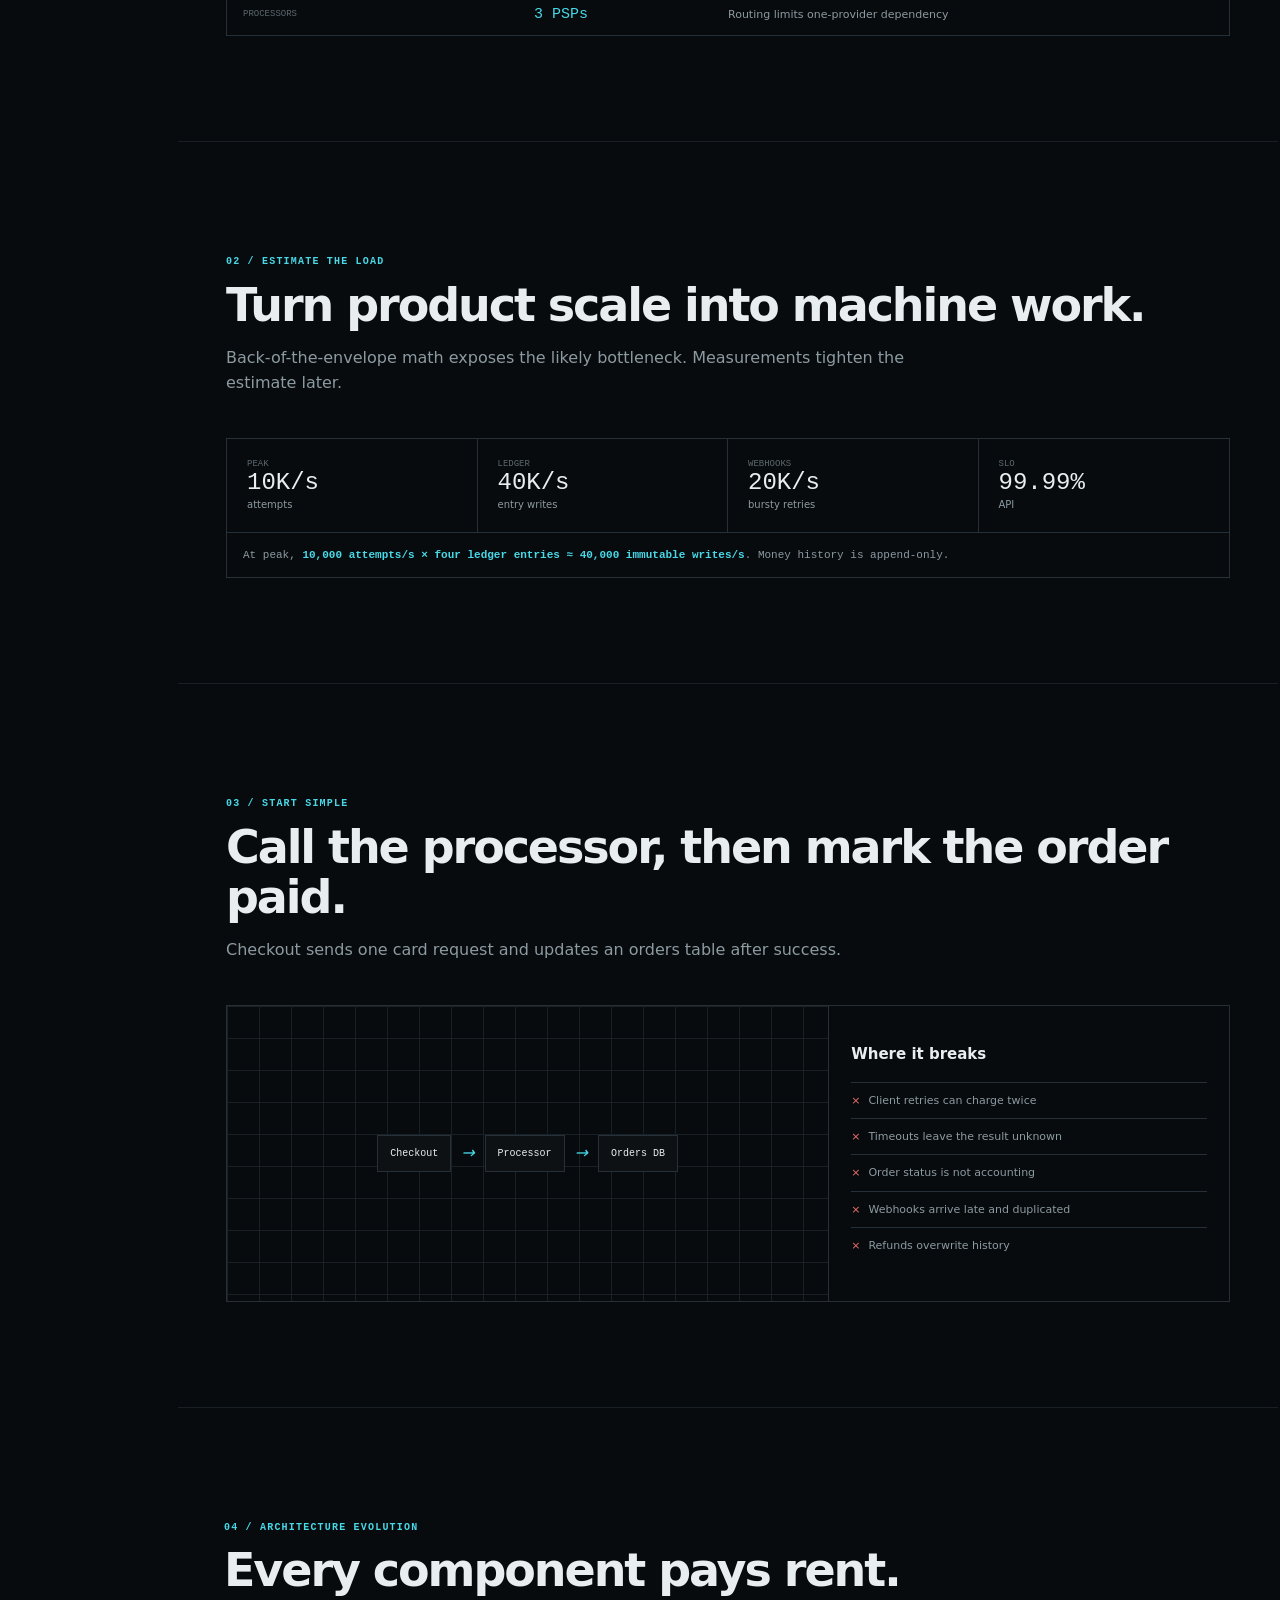
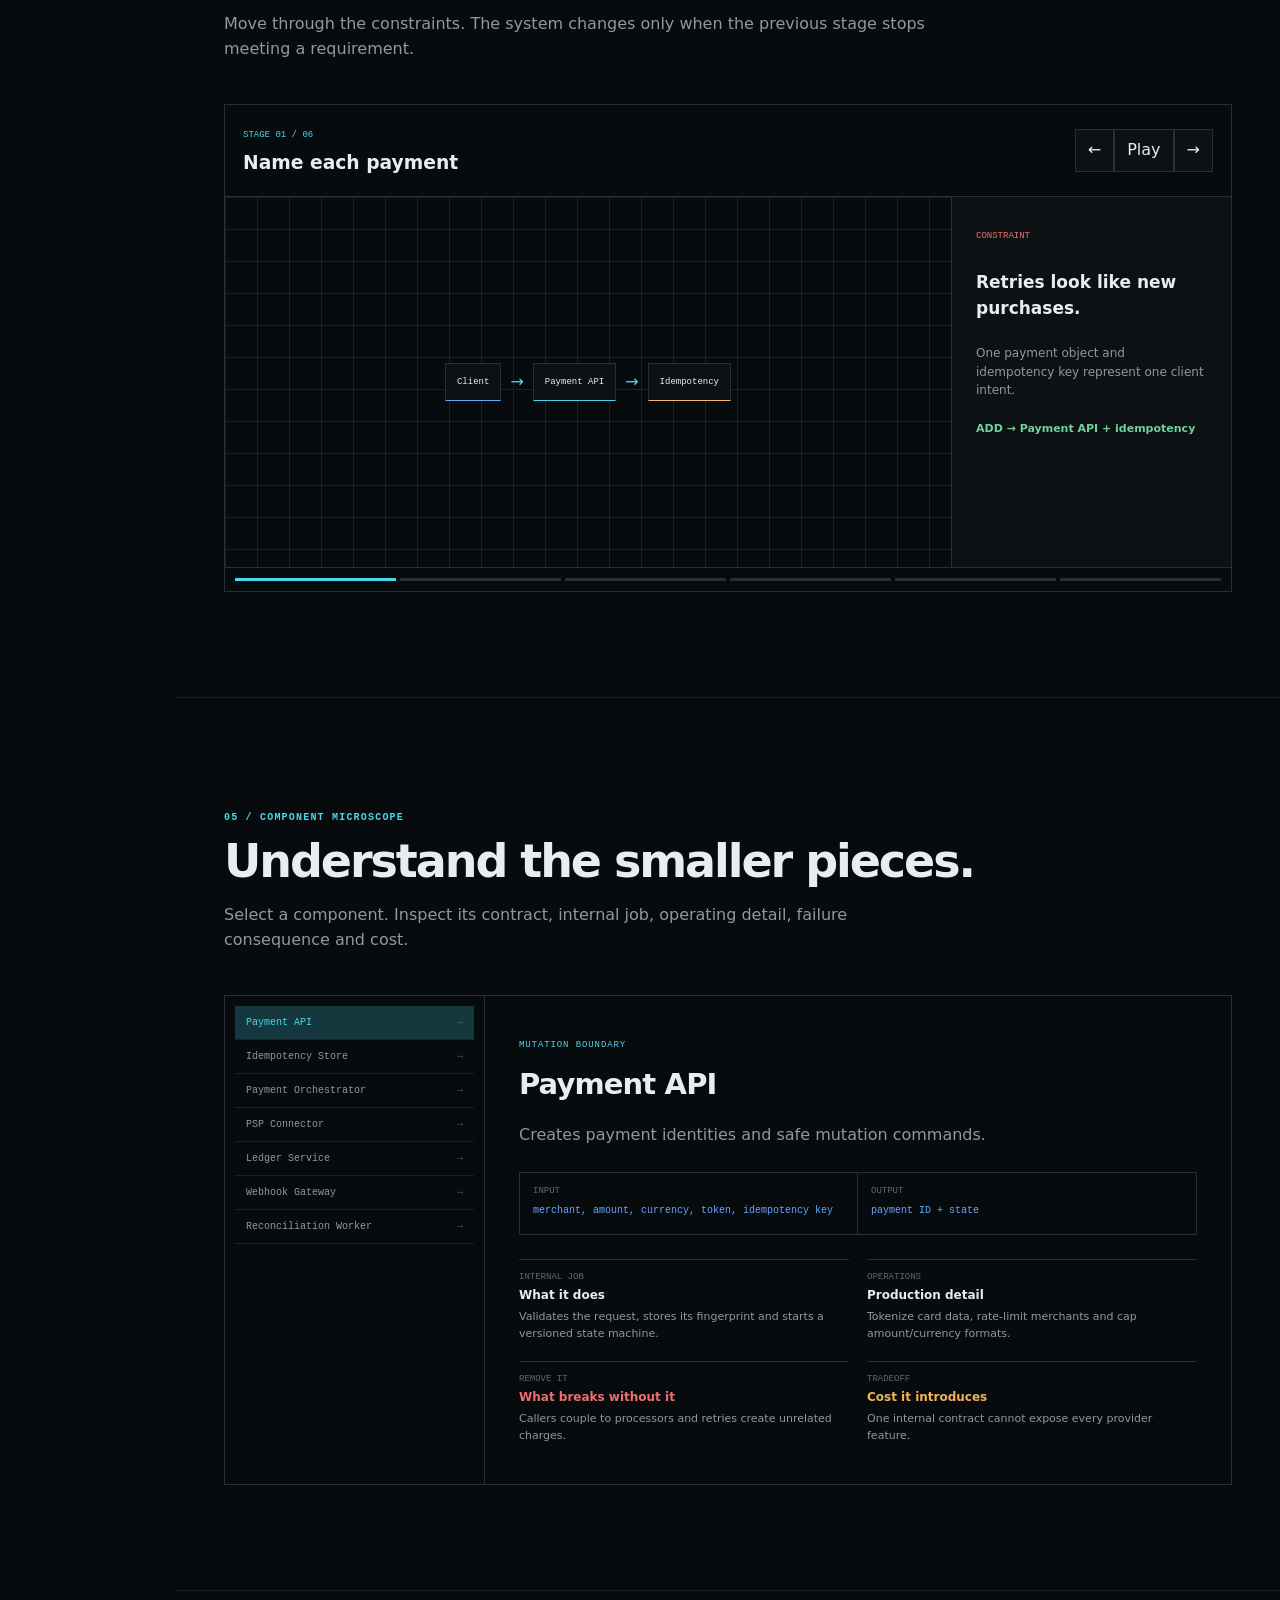
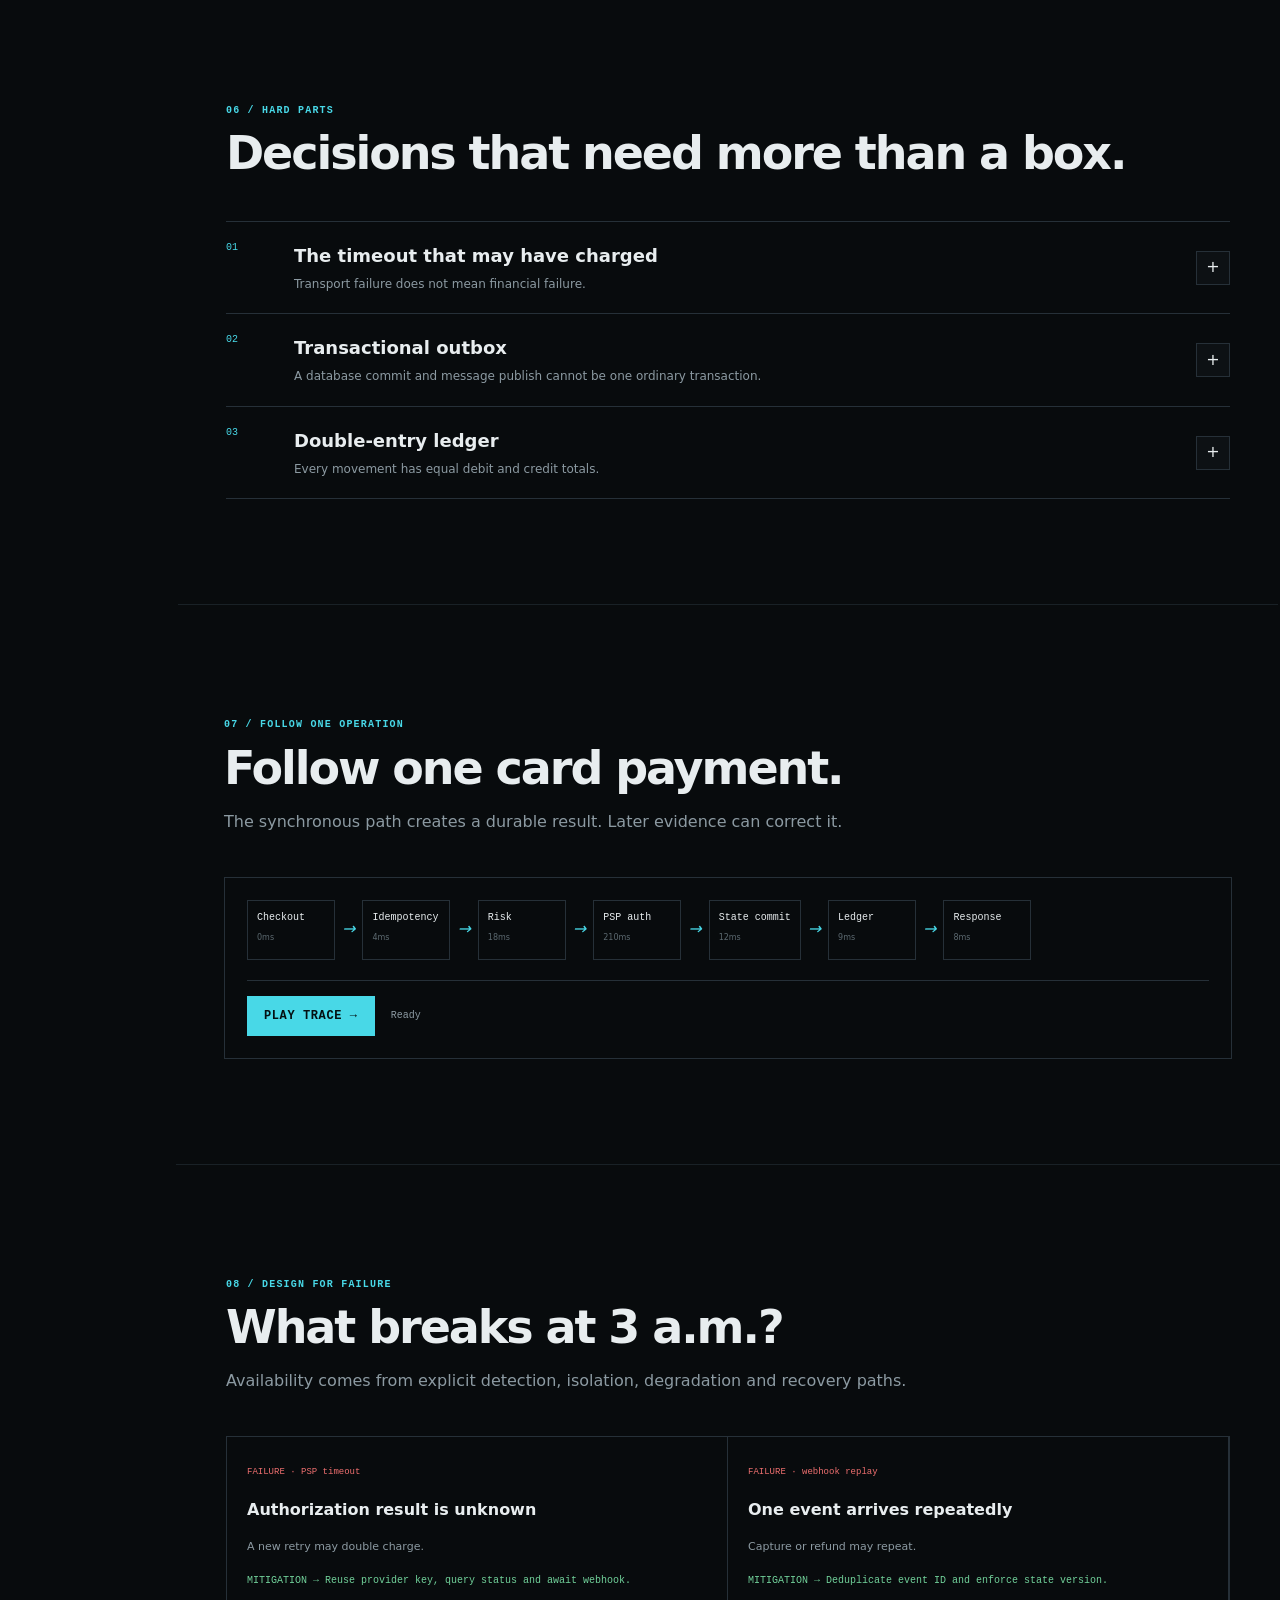
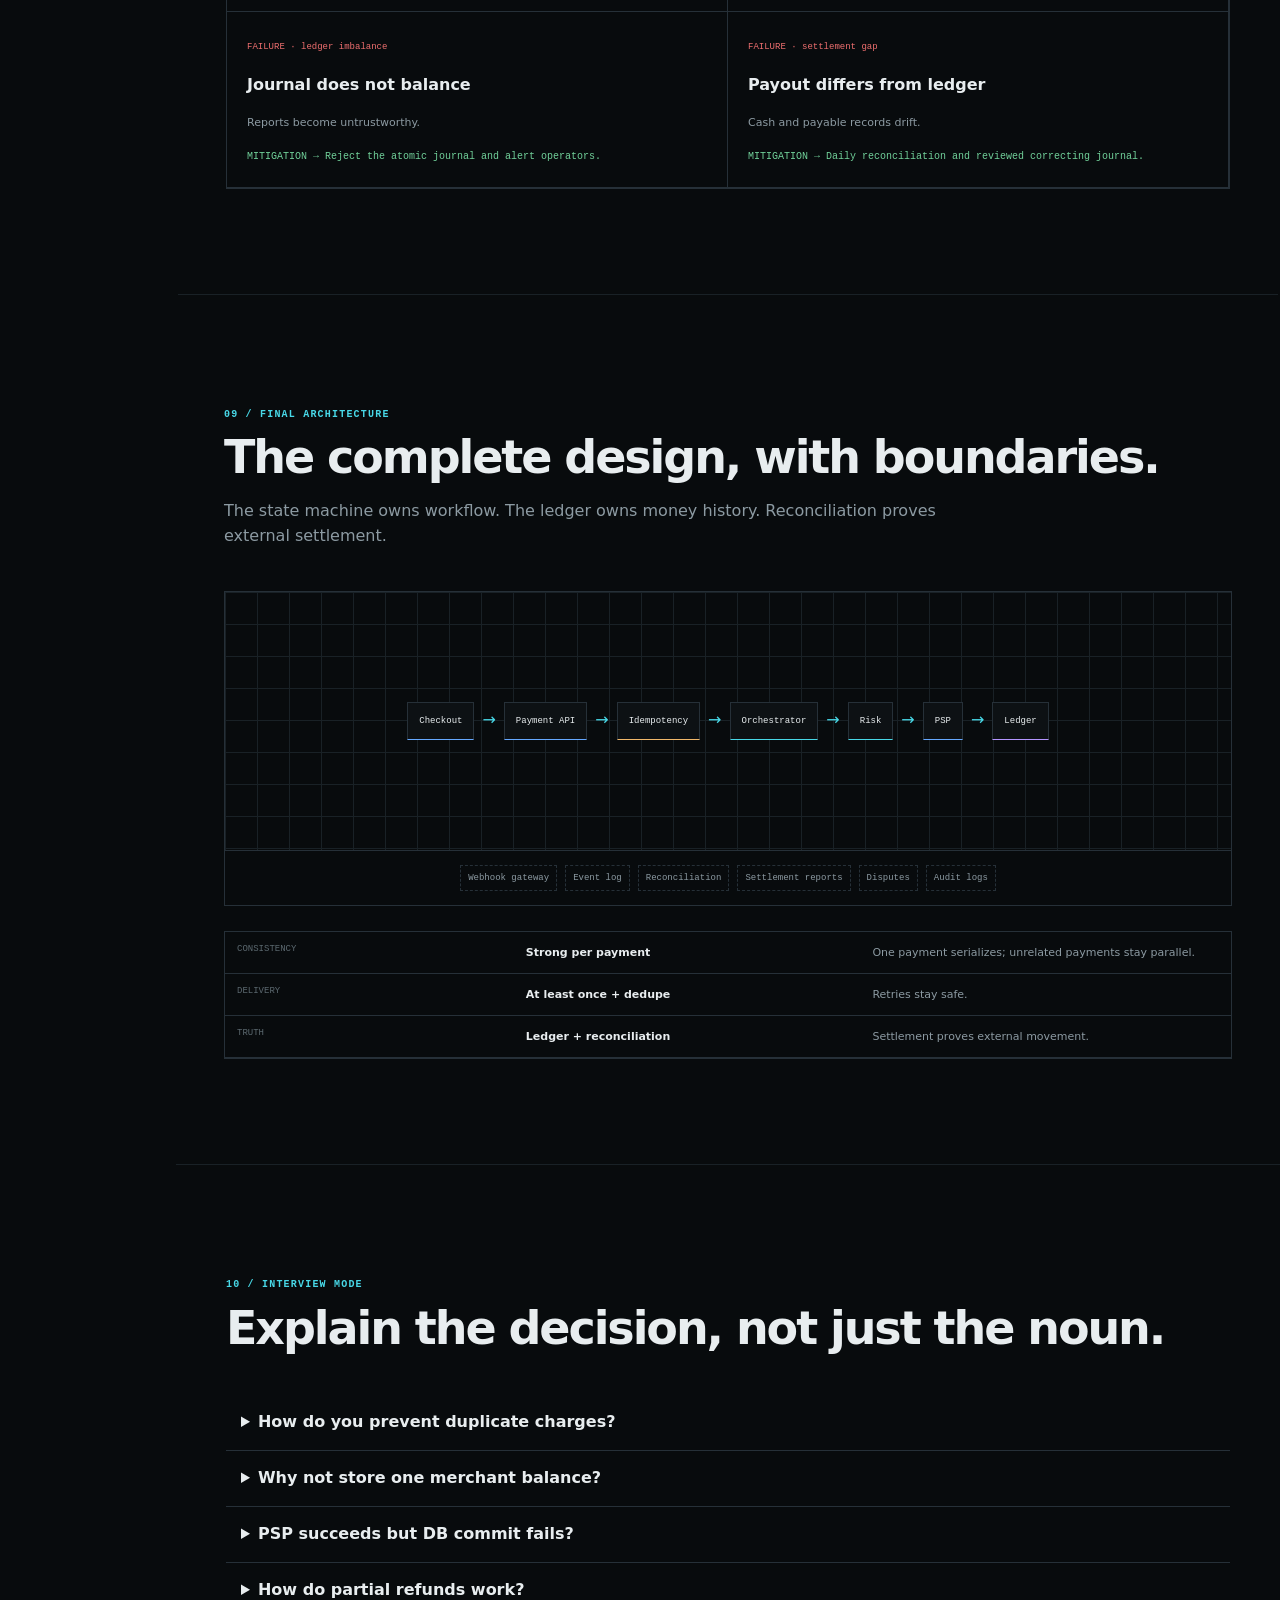
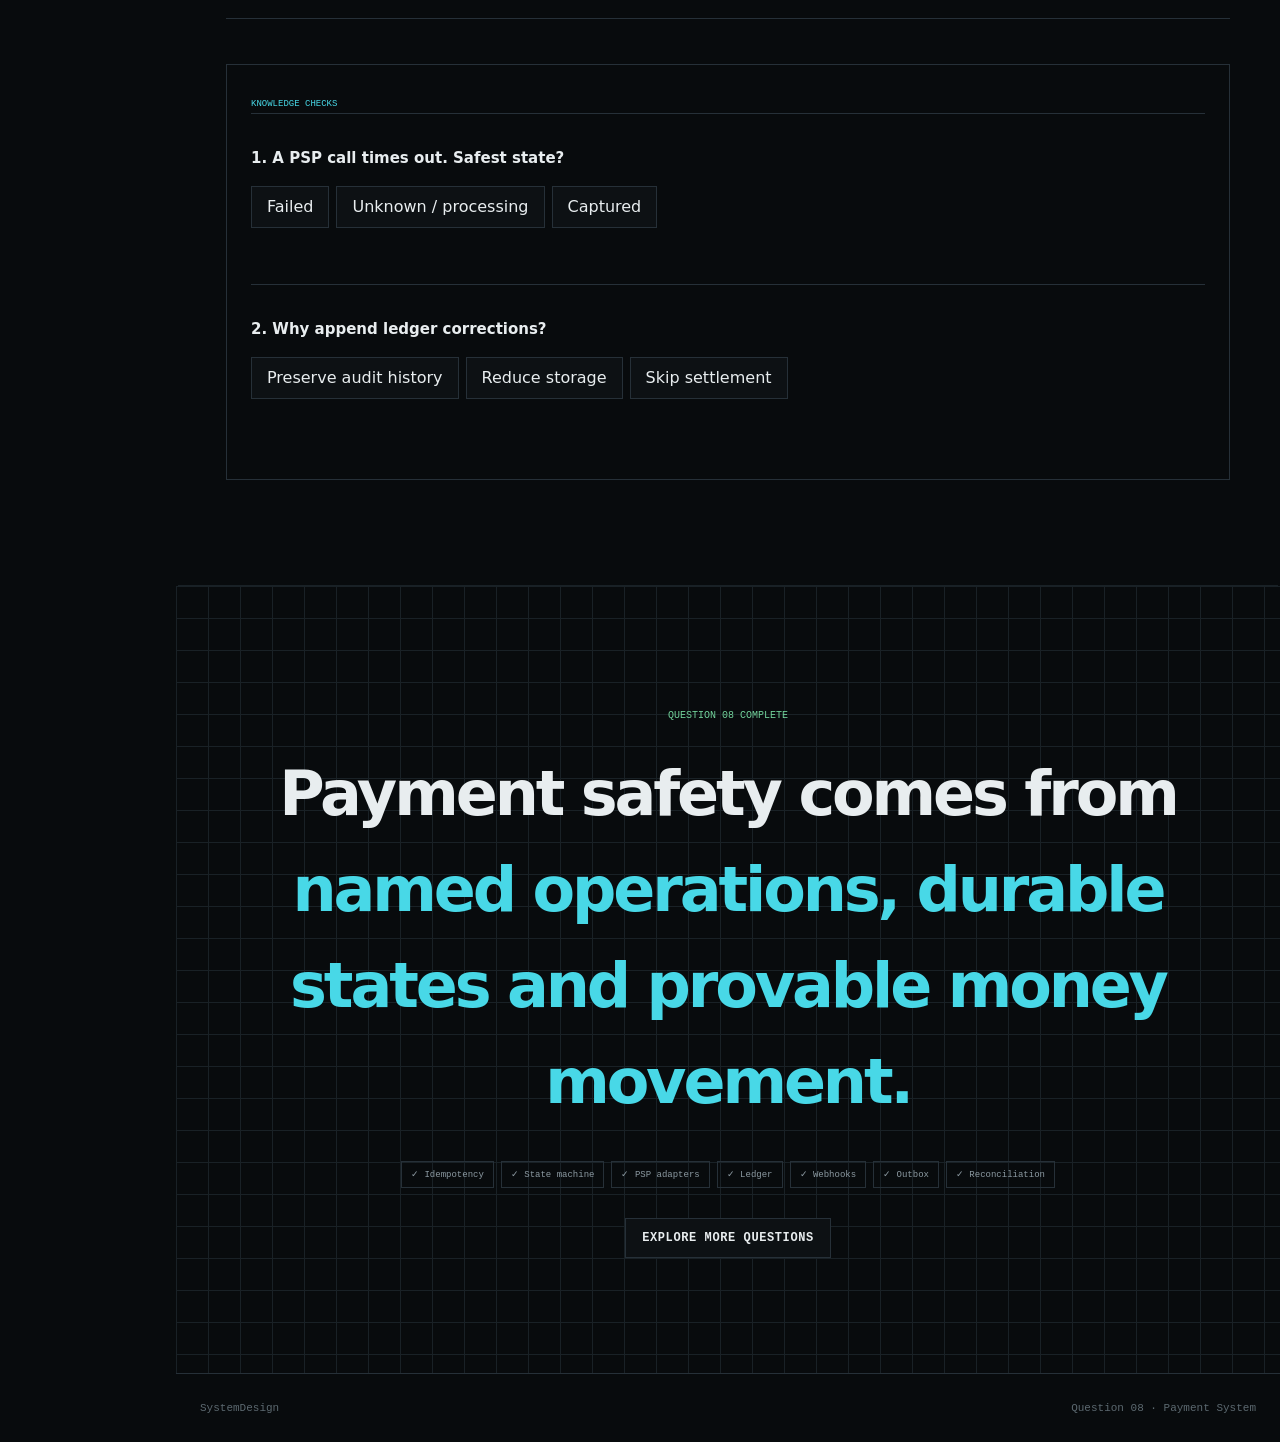
<file: questions/payment-system.html>
<!doctype html><html lang="en"><head><meta charset="utf-8"><meta name="viewport" content="width=device-width,initial-scale=1"><meta name="description" content="Interactive system design lesson: Design a Payment System."><meta name="theme-color" content="#080b0d"><meta property="og:type" content="article"><meta property="og:title" content="08 · Design a Payment System — SystemDesign"><meta property="og:description" content="Interactive system design lesson: Design a Payment System."><meta property="og:url" content="https://prathmesh333.github.io/SystemDesign/questions/payment-system.html"><link rel="canonical" href="https://prathmesh333.github.io/SystemDesign/questions/payment-system.html"><link rel="manifest" href="../site.webmanifest"><title>08 · Design a Payment System — SystemDesign</title><link rel="stylesheet" href="../css/global.css"><link rel="stylesheet" href="../css/detailed-question.css"></head><body class="detail-body" data-question="payment-system">
<header class="site-header"><a class="brand" href="../index.html"><span class="brand-mark">SD</span><span>SystemDesign</span></a><div class="detail-header-state"><i></i><span>Question 08 · Detailed lesson</span></div><a class="exit-link" href="../index.html">All questions ×</a></header>
<aside class="detail-rail"><span>LESSON MAP</span><a href="#overview"><b>01</b>Problem</a><a href="#requirements"><b>02</b>Requirements</a><a href="#estimate"><b>03</b>Scale</a><a href="#naive"><b>04</b>Naive design</a><a href="#evolution"><b>05</b>Evolution</a><a href="#components"><b>06</b>Components</a><a href="#deep-dives"><b>07</b>Hard parts</a><a href="#trace"><b>08</b>Request path</a><a href="#failures"><b>09</b>Failures</a><a href="#final"><b>10</b>Final design</a><a href="#interview"><b>11</b>Interview</a></aside>
<main class="detail-main">
<section id="overview" class="detail-hero grid-surface observe"><div class="overline" id="hero-overline"></div><h1 id="hero-title"></h1><blockquote id="hero-prompt"></blockquote><div class="detail-meta" id="hero-meta"></div></section>
<section id="requirements" class="detail-section observe"><header class="detail-chapter"><span>01 / DEFINE SUCCESS</span><h2>Requirements shape the system.</h2><p id="requirements-note"></p></header><div class="req-grid"><div><h3>Functional requirements</h3><ul id="functional-list"></ul></div><div><h3>Non-functional requirements</h3><ul id="nonfunctional-list"></ul></div></div><div class="scale-table" id="assumptions"></div></section>
<section id="estimate" class="detail-section observe"><header class="detail-chapter"><span>02 / ESTIMATE THE LOAD</span><h2>Turn product scale into machine work.</h2><p>Back-of-the-envelope math exposes the likely bottleneck. Measurements tighten the estimate later.</p></header><div class="estimation" id="estimation"></div><div class="formula-band" id="formula"></div></section>
<section id="naive" class="detail-section observe"><header class="detail-chapter"><span>03 / START SIMPLE</span><h2 id="naive-title"></h2><p id="naive-copy"></p></header><div class="naive-workbench"><div class="naive-flow grid-surface" id="naive-flow"></div><div class="naive-notes"><h3>Where it breaks</h3><ul class="break-list" id="break-list"></ul></div></div></section>
<section id="evolution" class="detail-section wide observe"><header class="detail-chapter"><span>04 / ARCHITECTURE EVOLUTION</span><h2>Every component pays rent.</h2><p>Move through the constraints. The system changes only when the previous stage stops meeting a requirement.</p></header><div class="evo-shell"><div class="evo-top"><div><small id="evo-count"></small><h3 id="evo-title"></h3></div><div class="evo-buttons"><button id="evo-prev">←</button><button id="evo-play">Play</button><button id="evo-next">→</button></div></div><div class="evo-body"><div id="evo-canvas" class="evo-canvas grid-surface"></div><aside class="evo-reason"><span>CONSTRAINT</span><h4 id="evo-problem"></h4><p id="evo-explain"></p><b id="evo-solution"></b></aside></div><div id="evo-dots" class="evo-dots"></div></div></section>
<section id="components" class="detail-section wide observe"><header class="detail-chapter"><span>05 / COMPONENT MICROSCOPE</span><h2>Understand the smaller pieces.</h2><p>Select a component. Inspect its contract, internal job, operating detail, failure consequence and cost.</p></header><div class="microscope"><div id="component-index" class="component-index"></div><article id="component-detail" class="component-detail"></article></div></section>
<section id="deep-dives" class="detail-section observe"><header class="detail-chapter"><span>06 / HARD PARTS</span><h2>Decisions that need more than a box.</h2></header><div id="deep-dive-list" class="deep-dive-list"></div></section>
<section id="trace" class="detail-section wide observe"><header class="detail-chapter"><span>07 / FOLLOW ONE OPERATION</span><h2 id="trace-title"></h2><p id="trace-copy"></p></header><div class="trace-shell"><div id="trace-line" class="trace-line"></div><div class="trace-control"><button id="trace-play" class="button primary">Play trace →</button><span id="trace-status">Ready</span></div></div></section>
<section id="failures" class="detail-section observe"><header class="detail-chapter"><span>08 / DESIGN FOR FAILURE</span><h2>What breaks at 3 a.m.?</h2><p>Availability comes from explicit detection, isolation, degradation and recovery paths.</p></header><div id="failure-grid" class="failure-grid"></div></section>
<section id="final" class="detail-section wide observe"><header class="detail-chapter"><span>09 / FINAL ARCHITECTURE</span><h2>The complete design, with boundaries.</h2><p id="final-copy"></p></header><div id="final-topology" class="final-topology grid-surface"></div><div id="final-support" class="final-support"></div><div id="tradeoffs" class="tradeoff-table"></div></section>
<section id="interview" class="detail-section observe"><header class="detail-chapter"><span>10 / INTERVIEW MODE</span><h2>Explain the decision, not just the noun.</h2></header><div id="interview-accordion" class="interview-accordion"></div><div class="multi-quiz"><small>KNOWLEDGE CHECKS</small><div id="quiz-list"></div></div></section>
<section id="complete" class="detail-complete grid-surface"><span id="complete-label"></span><h2 id="complete-title"></h2><div id="takeaways" class="takeaways"></div><a class="button secondary" href="../index.html">Explore more questions</a></section>
<footer><span>SystemDesign</span><span id="footer-question"></span></footer></main>
<script src="../js/questions/question-data.js"></script><script src="../js/questions/question-data-more.js"></script><script src="../js/questions/question-data-infra.js"></script><script src="../js/questions/detailed-question.js"></script></body></html>
</file>
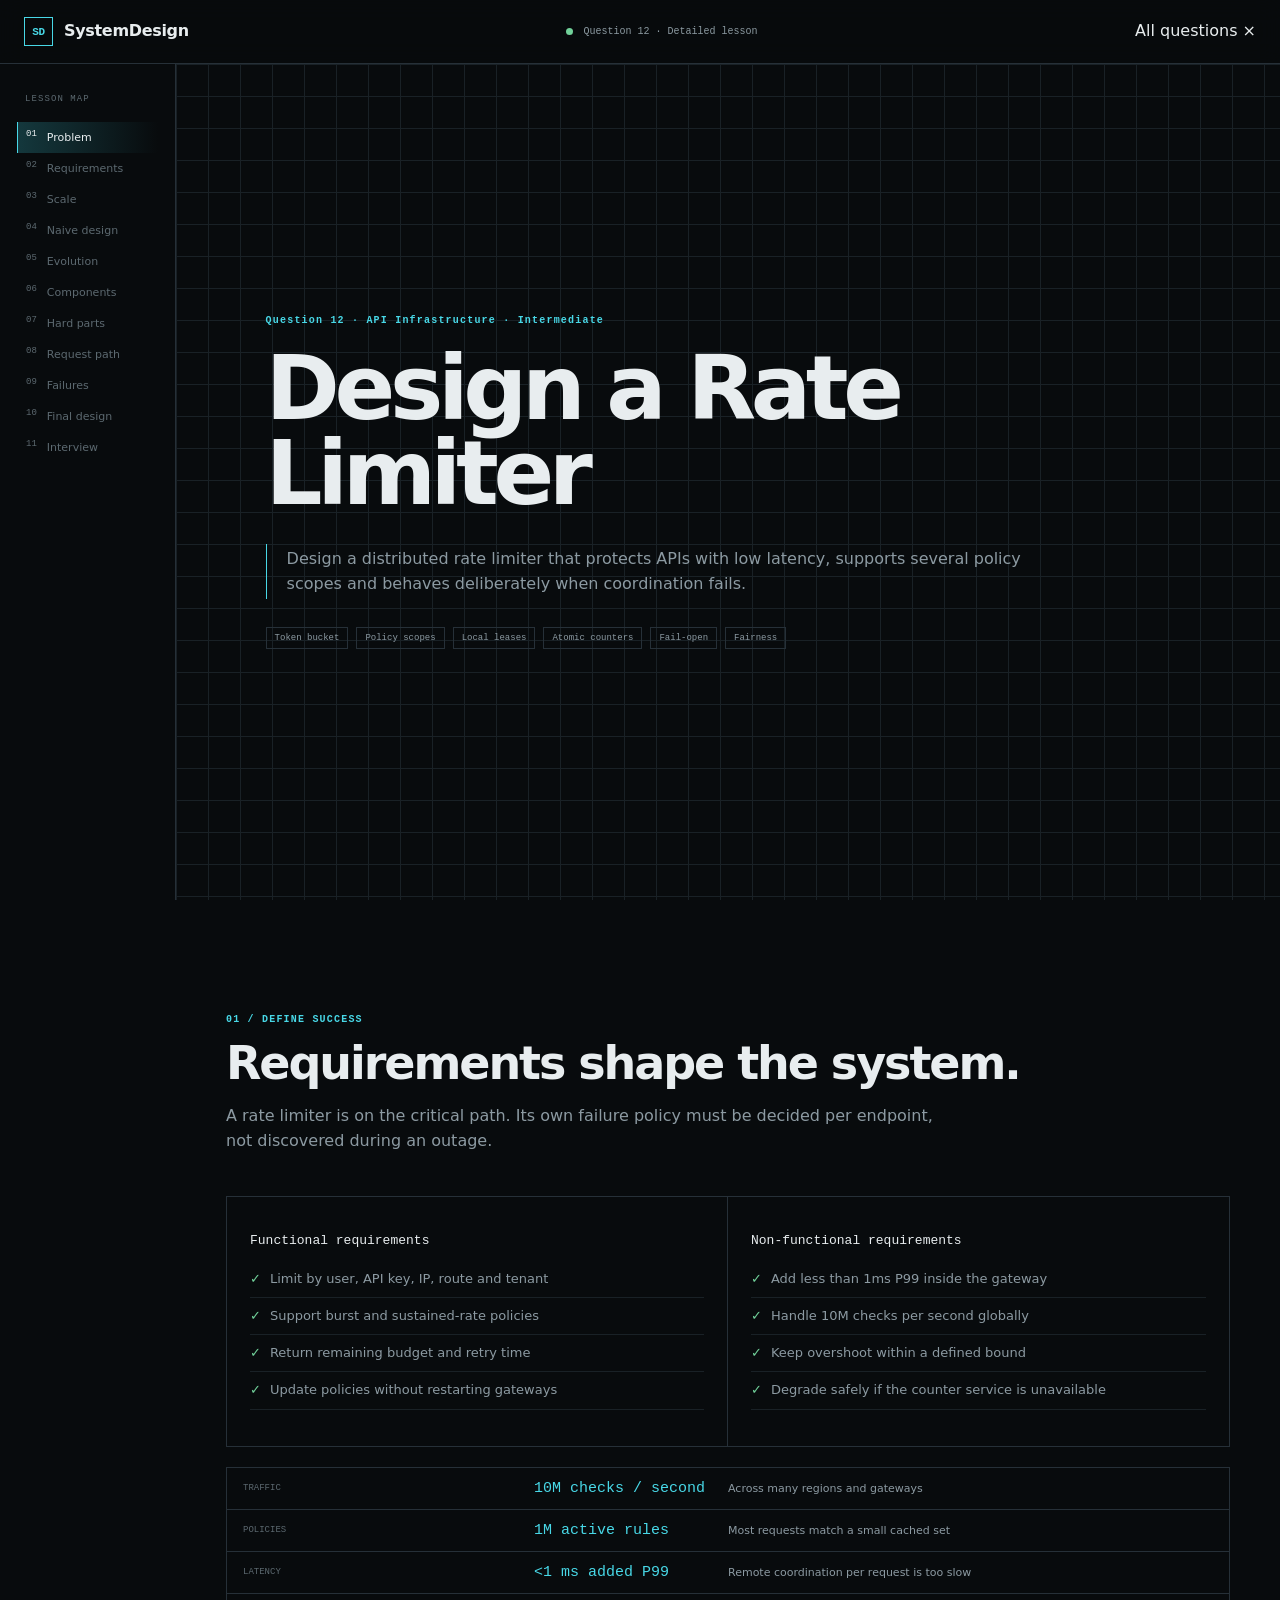
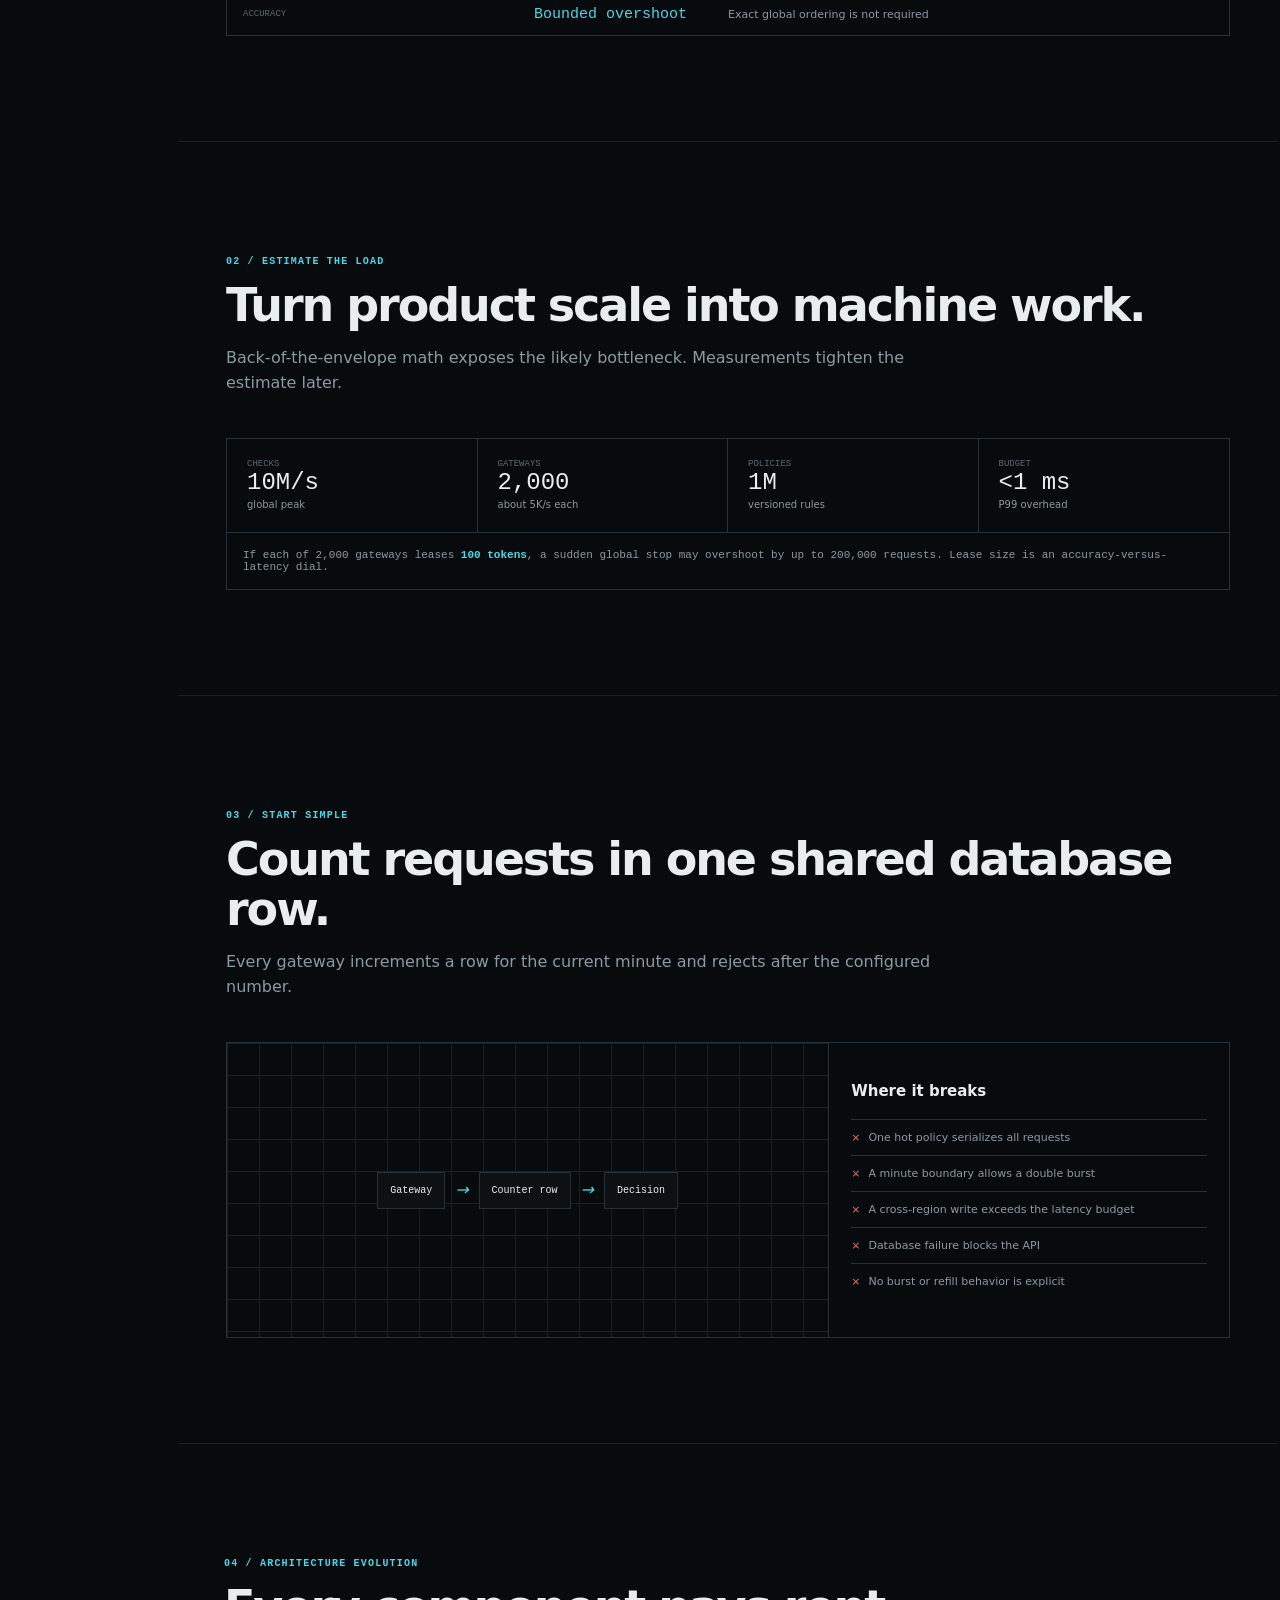
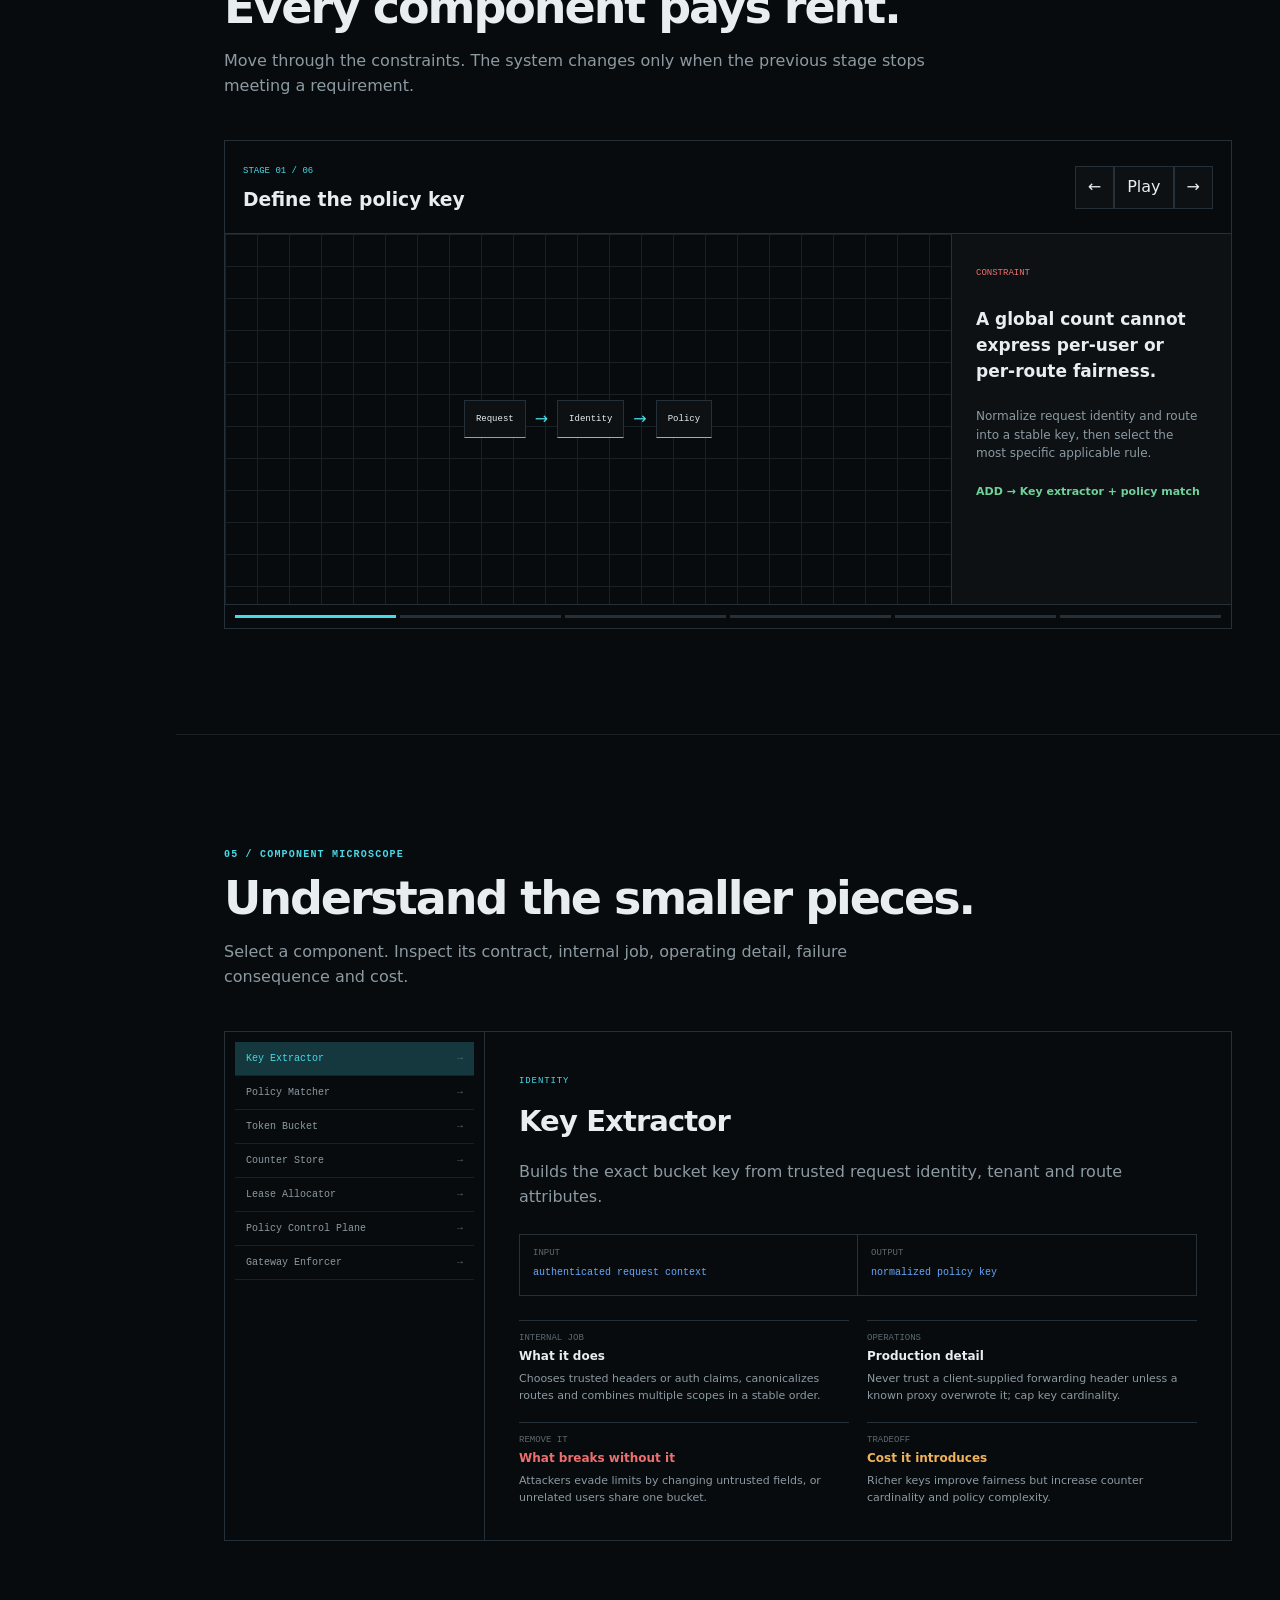
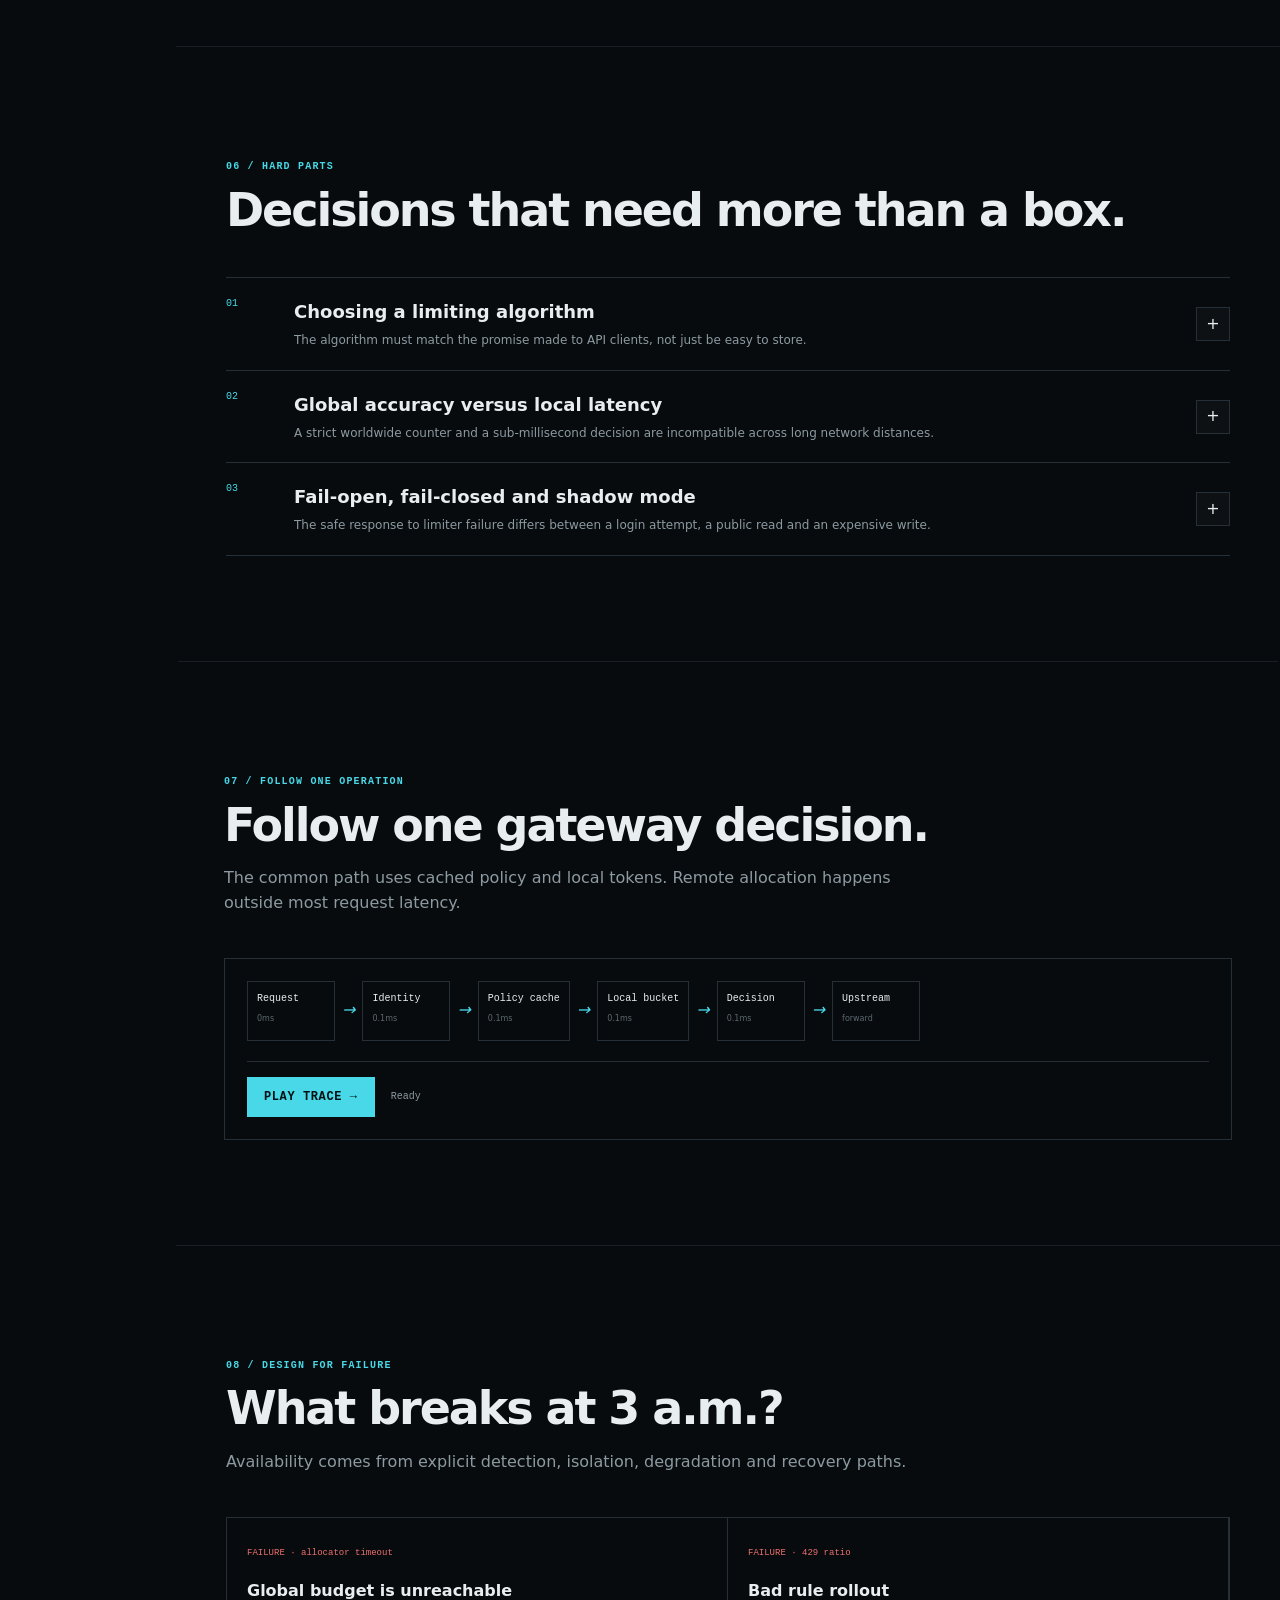
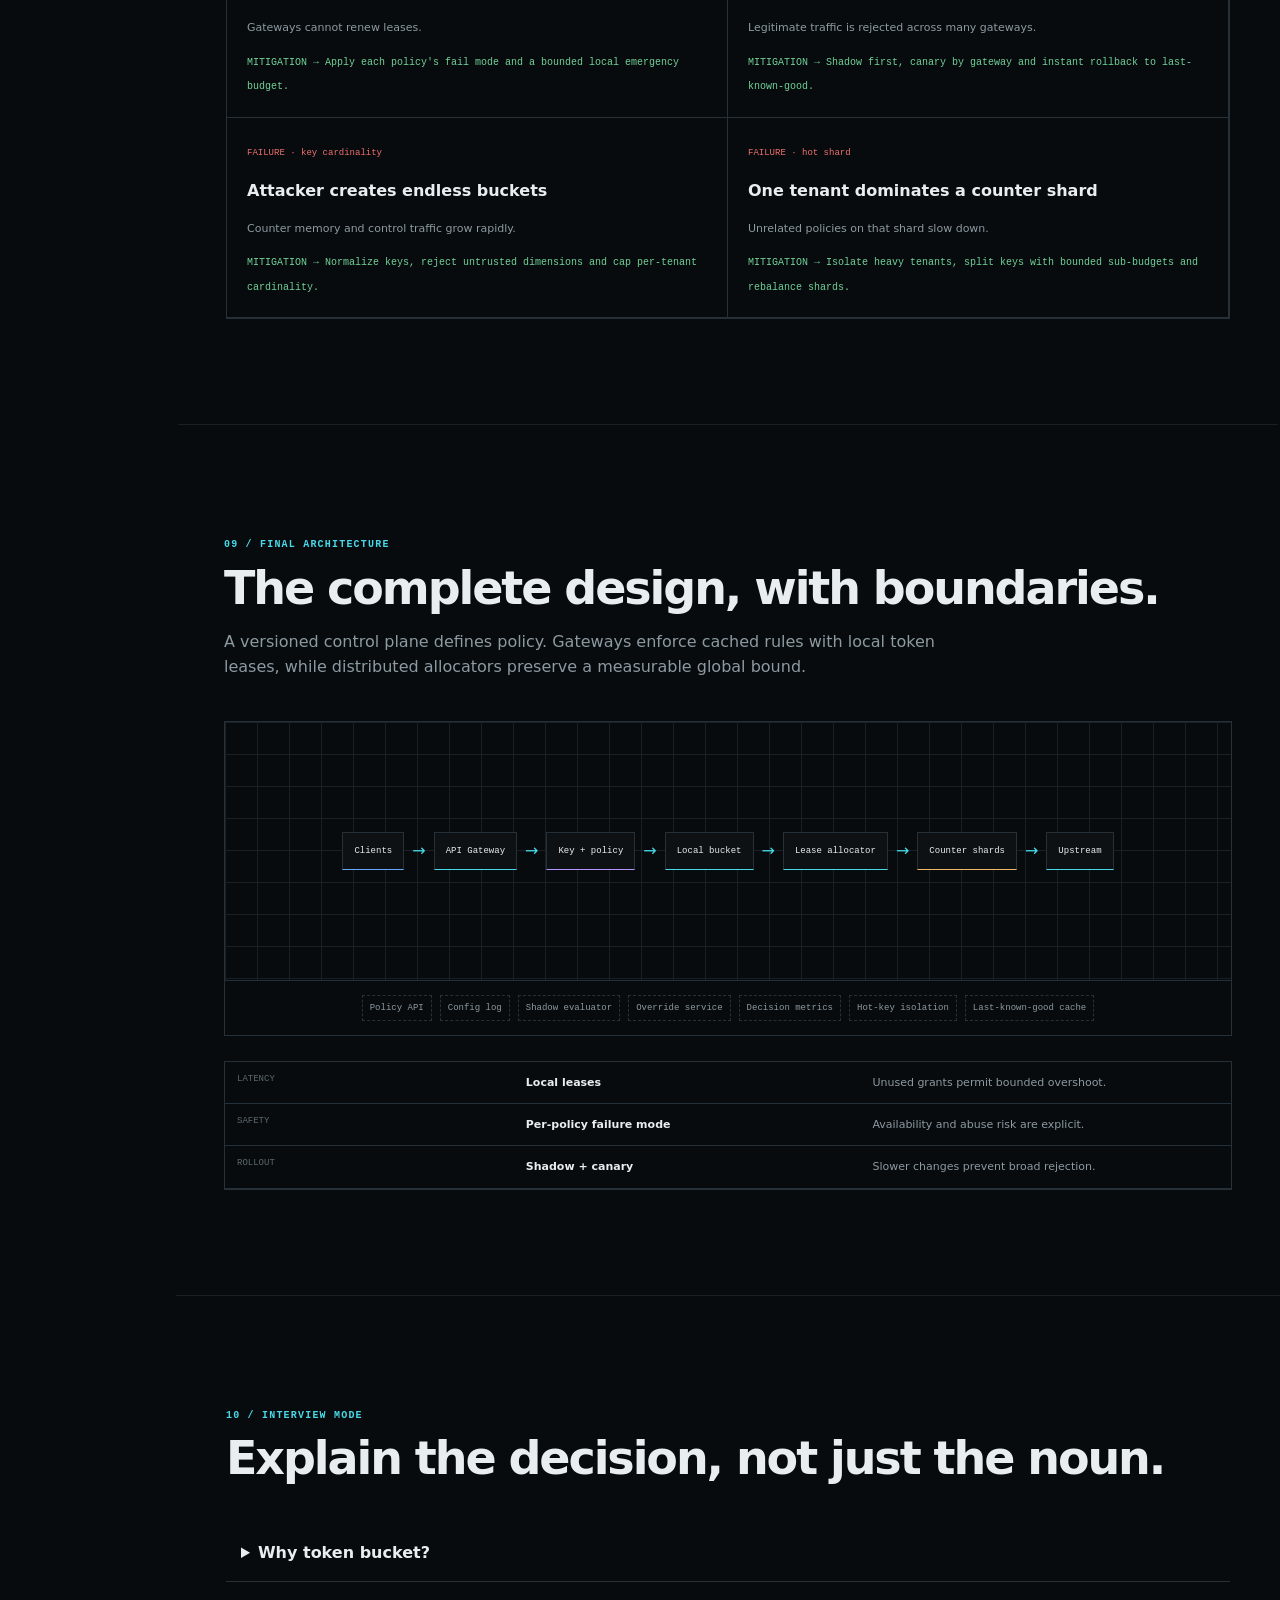
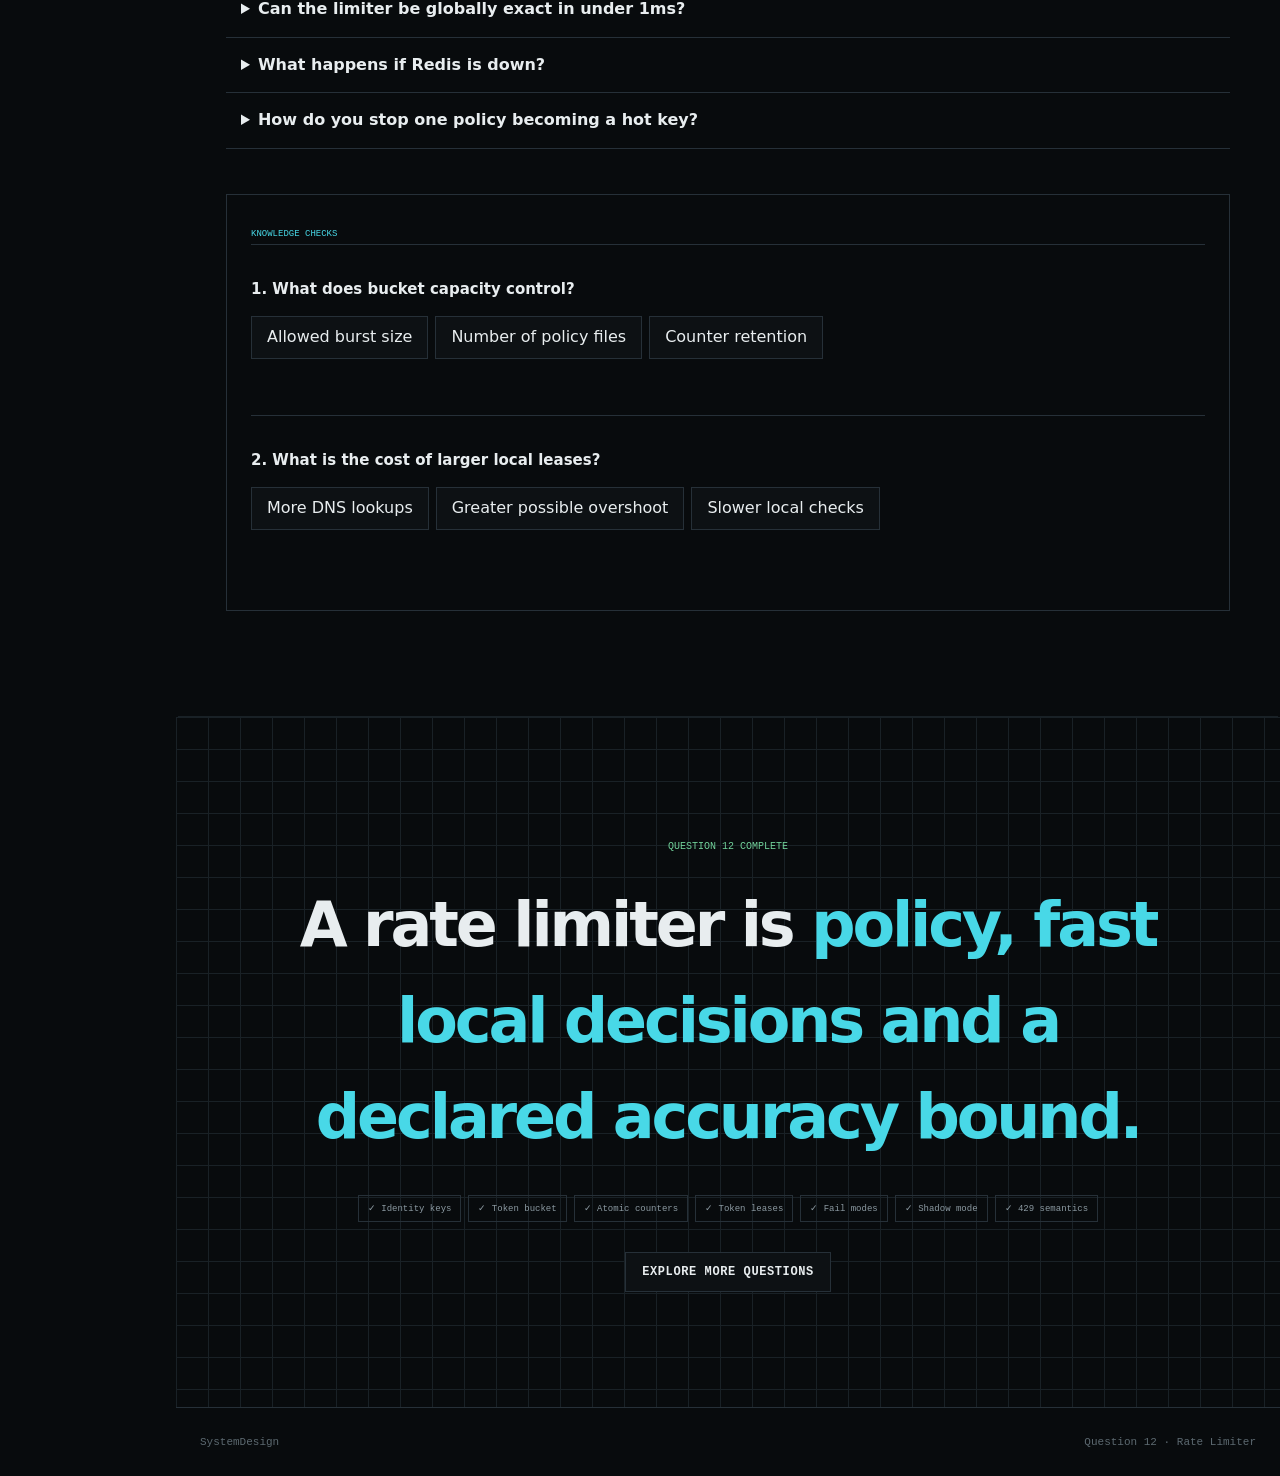
<file: questions/rate-limiter.html>
<!doctype html><html lang="en"><head><meta charset="utf-8"><meta name="viewport" content="width=device-width,initial-scale=1"><meta name="description" content="Interactive system design lesson: Design a Rate Limiter."><meta name="theme-color" content="#080b0d"><meta property="og:type" content="article"><meta property="og:title" content="12 · Design a Rate Limiter — SystemDesign"><meta property="og:description" content="Interactive system design lesson: Design a Rate Limiter."><meta property="og:url" content="https://prathmesh333.github.io/SystemDesign/questions/rate-limiter.html"><link rel="canonical" href="https://prathmesh333.github.io/SystemDesign/questions/rate-limiter.html"><link rel="manifest" href="../site.webmanifest"><title>12 · Design a Rate Limiter — SystemDesign</title><link rel="stylesheet" href="../css/global.css"><link rel="stylesheet" href="../css/detailed-question.css"></head><body class="detail-body" data-question="rate-limiter">
<header class="site-header"><a class="brand" href="../index.html"><span class="brand-mark">SD</span><span>SystemDesign</span></a><div class="detail-header-state"><i></i><span>Question 12 · Detailed lesson</span></div><a class="exit-link" href="../index.html">All questions ×</a></header>
<aside class="detail-rail"><span>LESSON MAP</span><a href="#overview"><b>01</b>Problem</a><a href="#requirements"><b>02</b>Requirements</a><a href="#estimate"><b>03</b>Scale</a><a href="#naive"><b>04</b>Naive design</a><a href="#evolution"><b>05</b>Evolution</a><a href="#components"><b>06</b>Components</a><a href="#deep-dives"><b>07</b>Hard parts</a><a href="#trace"><b>08</b>Request path</a><a href="#failures"><b>09</b>Failures</a><a href="#final"><b>10</b>Final design</a><a href="#interview"><b>11</b>Interview</a></aside>
<main class="detail-main">
<section id="overview" class="detail-hero grid-surface observe"><div class="overline" id="hero-overline"></div><h1 id="hero-title"></h1><blockquote id="hero-prompt"></blockquote><div class="detail-meta" id="hero-meta"></div></section>
<section id="requirements" class="detail-section observe"><header class="detail-chapter"><span>01 / DEFINE SUCCESS</span><h2>Requirements shape the system.</h2><p id="requirements-note"></p></header><div class="req-grid"><div><h3>Functional requirements</h3><ul id="functional-list"></ul></div><div><h3>Non-functional requirements</h3><ul id="nonfunctional-list"></ul></div></div><div class="scale-table" id="assumptions"></div></section>
<section id="estimate" class="detail-section observe"><header class="detail-chapter"><span>02 / ESTIMATE THE LOAD</span><h2>Turn product scale into machine work.</h2><p>Back-of-the-envelope math exposes the likely bottleneck. Measurements tighten the estimate later.</p></header><div class="estimation" id="estimation"></div><div class="formula-band" id="formula"></div></section>
<section id="naive" class="detail-section observe"><header class="detail-chapter"><span>03 / START SIMPLE</span><h2 id="naive-title"></h2><p id="naive-copy"></p></header><div class="naive-workbench"><div class="naive-flow grid-surface" id="naive-flow"></div><div class="naive-notes"><h3>Where it breaks</h3><ul class="break-list" id="break-list"></ul></div></div></section>
<section id="evolution" class="detail-section wide observe"><header class="detail-chapter"><span>04 / ARCHITECTURE EVOLUTION</span><h2>Every component pays rent.</h2><p>Move through the constraints. The system changes only when the previous stage stops meeting a requirement.</p></header><div class="evo-shell"><div class="evo-top"><div><small id="evo-count"></small><h3 id="evo-title"></h3></div><div class="evo-buttons"><button id="evo-prev">←</button><button id="evo-play">Play</button><button id="evo-next">→</button></div></div><div class="evo-body"><div id="evo-canvas" class="evo-canvas grid-surface"></div><aside class="evo-reason"><span>CONSTRAINT</span><h4 id="evo-problem"></h4><p id="evo-explain"></p><b id="evo-solution"></b></aside></div><div id="evo-dots" class="evo-dots"></div></div></section>
<section id="components" class="detail-section wide observe"><header class="detail-chapter"><span>05 / COMPONENT MICROSCOPE</span><h2>Understand the smaller pieces.</h2><p>Select a component. Inspect its contract, internal job, operating detail, failure consequence and cost.</p></header><div class="microscope"><div id="component-index" class="component-index"></div><article id="component-detail" class="component-detail"></article></div></section>
<section id="deep-dives" class="detail-section observe"><header class="detail-chapter"><span>06 / HARD PARTS</span><h2>Decisions that need more than a box.</h2></header><div id="deep-dive-list" class="deep-dive-list"></div></section>
<section id="trace" class="detail-section wide observe"><header class="detail-chapter"><span>07 / FOLLOW ONE OPERATION</span><h2 id="trace-title"></h2><p id="trace-copy"></p></header><div class="trace-shell"><div id="trace-line" class="trace-line"></div><div class="trace-control"><button id="trace-play" class="button primary">Play trace →</button><span id="trace-status">Ready</span></div></div></section>
<section id="failures" class="detail-section observe"><header class="detail-chapter"><span>08 / DESIGN FOR FAILURE</span><h2>What breaks at 3 a.m.?</h2><p>Availability comes from explicit detection, isolation, degradation and recovery paths.</p></header><div id="failure-grid" class="failure-grid"></div></section>
<section id="final" class="detail-section wide observe"><header class="detail-chapter"><span>09 / FINAL ARCHITECTURE</span><h2>The complete design, with boundaries.</h2><p id="final-copy"></p></header><div id="final-topology" class="final-topology grid-surface"></div><div id="final-support" class="final-support"></div><div id="tradeoffs" class="tradeoff-table"></div></section>
<section id="interview" class="detail-section observe"><header class="detail-chapter"><span>10 / INTERVIEW MODE</span><h2>Explain the decision, not just the noun.</h2></header><div id="interview-accordion" class="interview-accordion"></div><div class="multi-quiz"><small>KNOWLEDGE CHECKS</small><div id="quiz-list"></div></div></section>
<section id="complete" class="detail-complete grid-surface"><span id="complete-label"></span><h2 id="complete-title"></h2><div id="takeaways" class="takeaways"></div><a class="button secondary" href="../index.html">Explore more questions</a></section>
<footer><span>SystemDesign</span><span id="footer-question"></span></footer></main>
<script src="../js/questions/question-data.js"></script><script src="../js/questions/question-data-more.js"></script><script src="../js/questions/question-data-infra.js"></script><script src="../js/questions/detailed-question.js"></script></body></html>
</file>
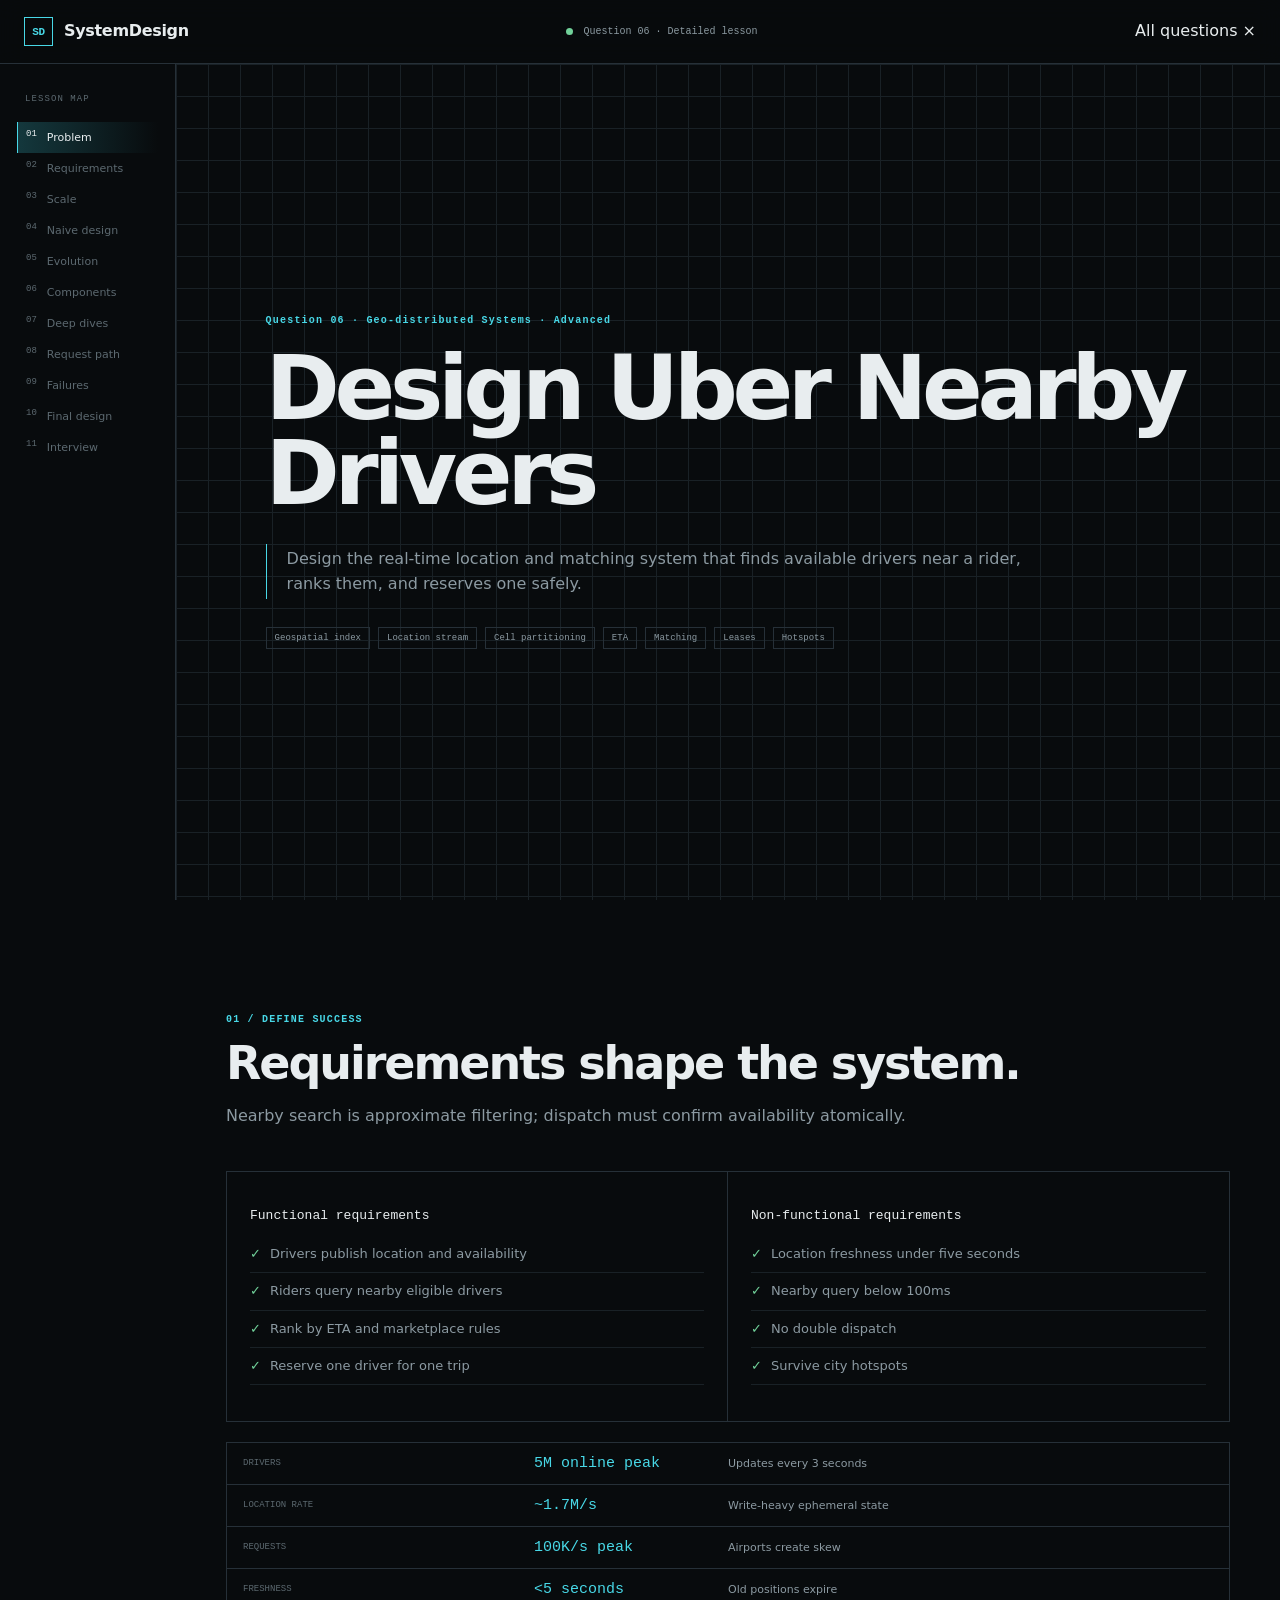
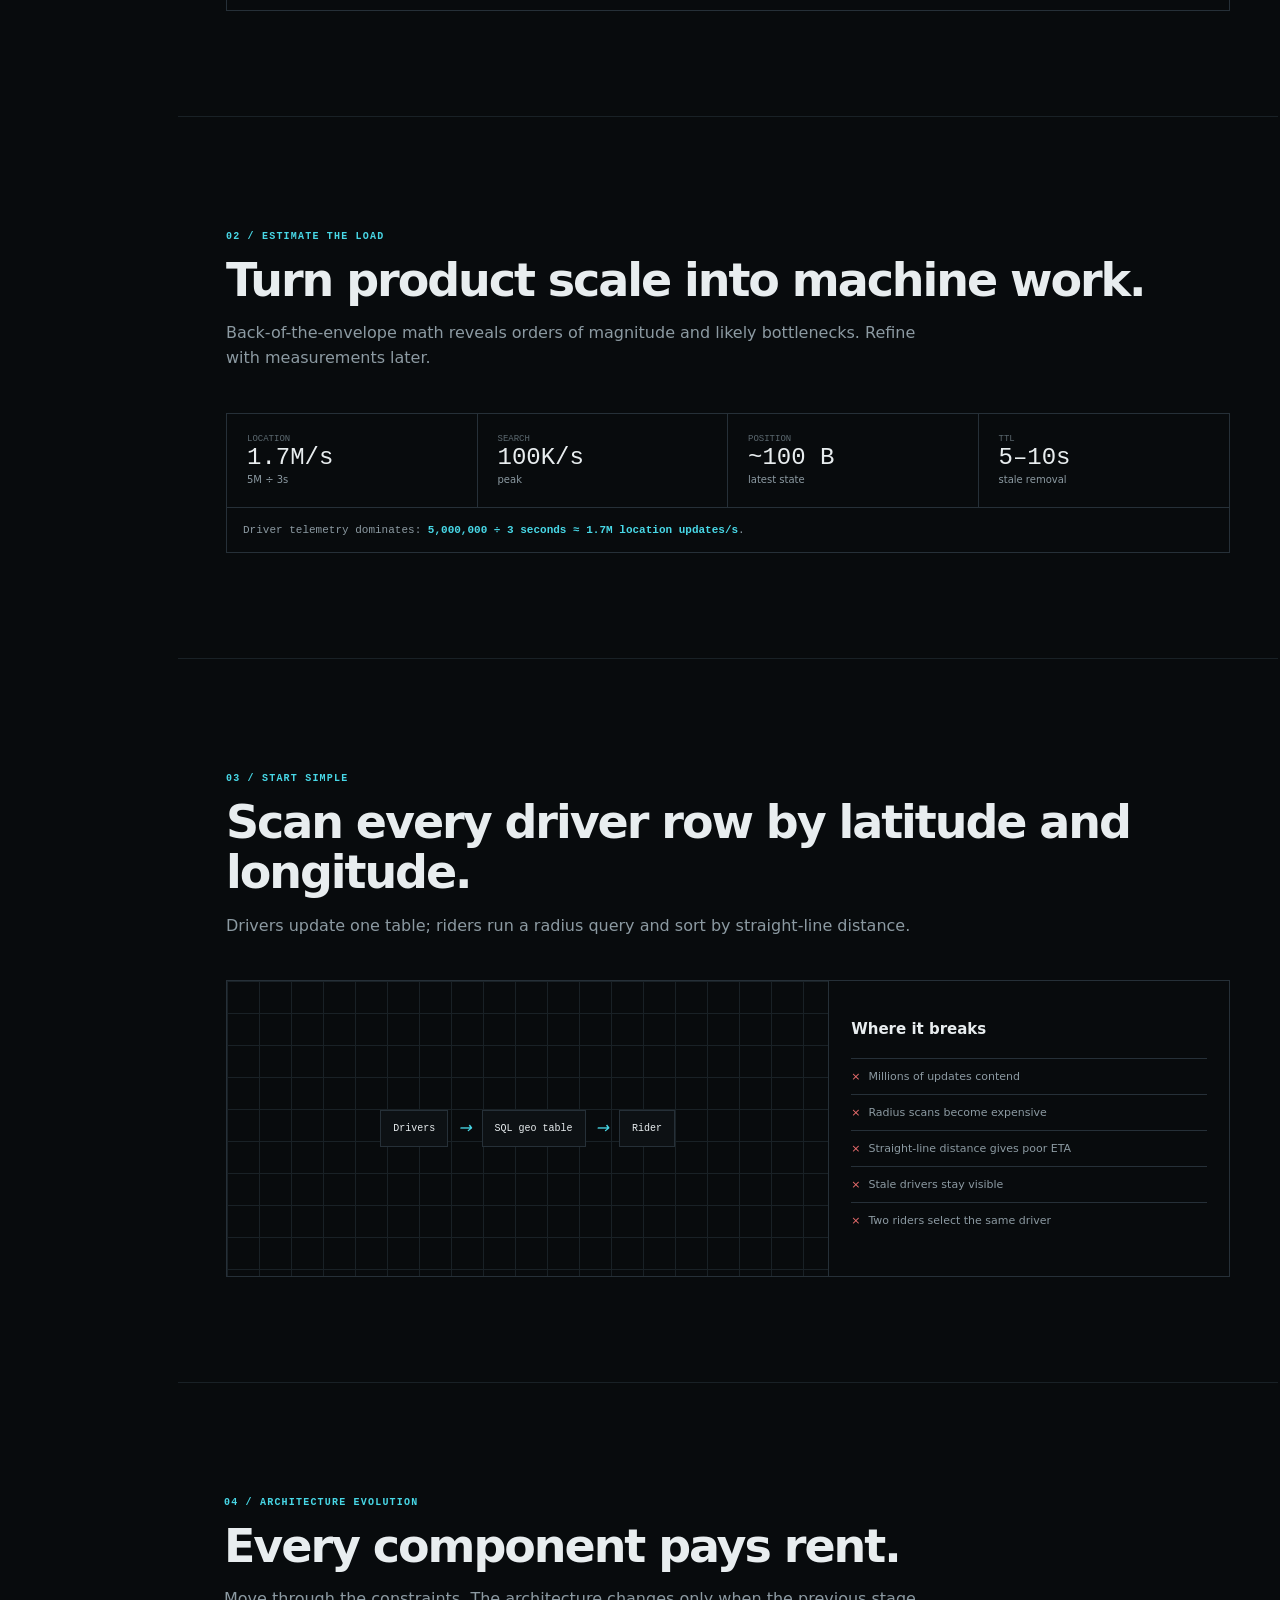
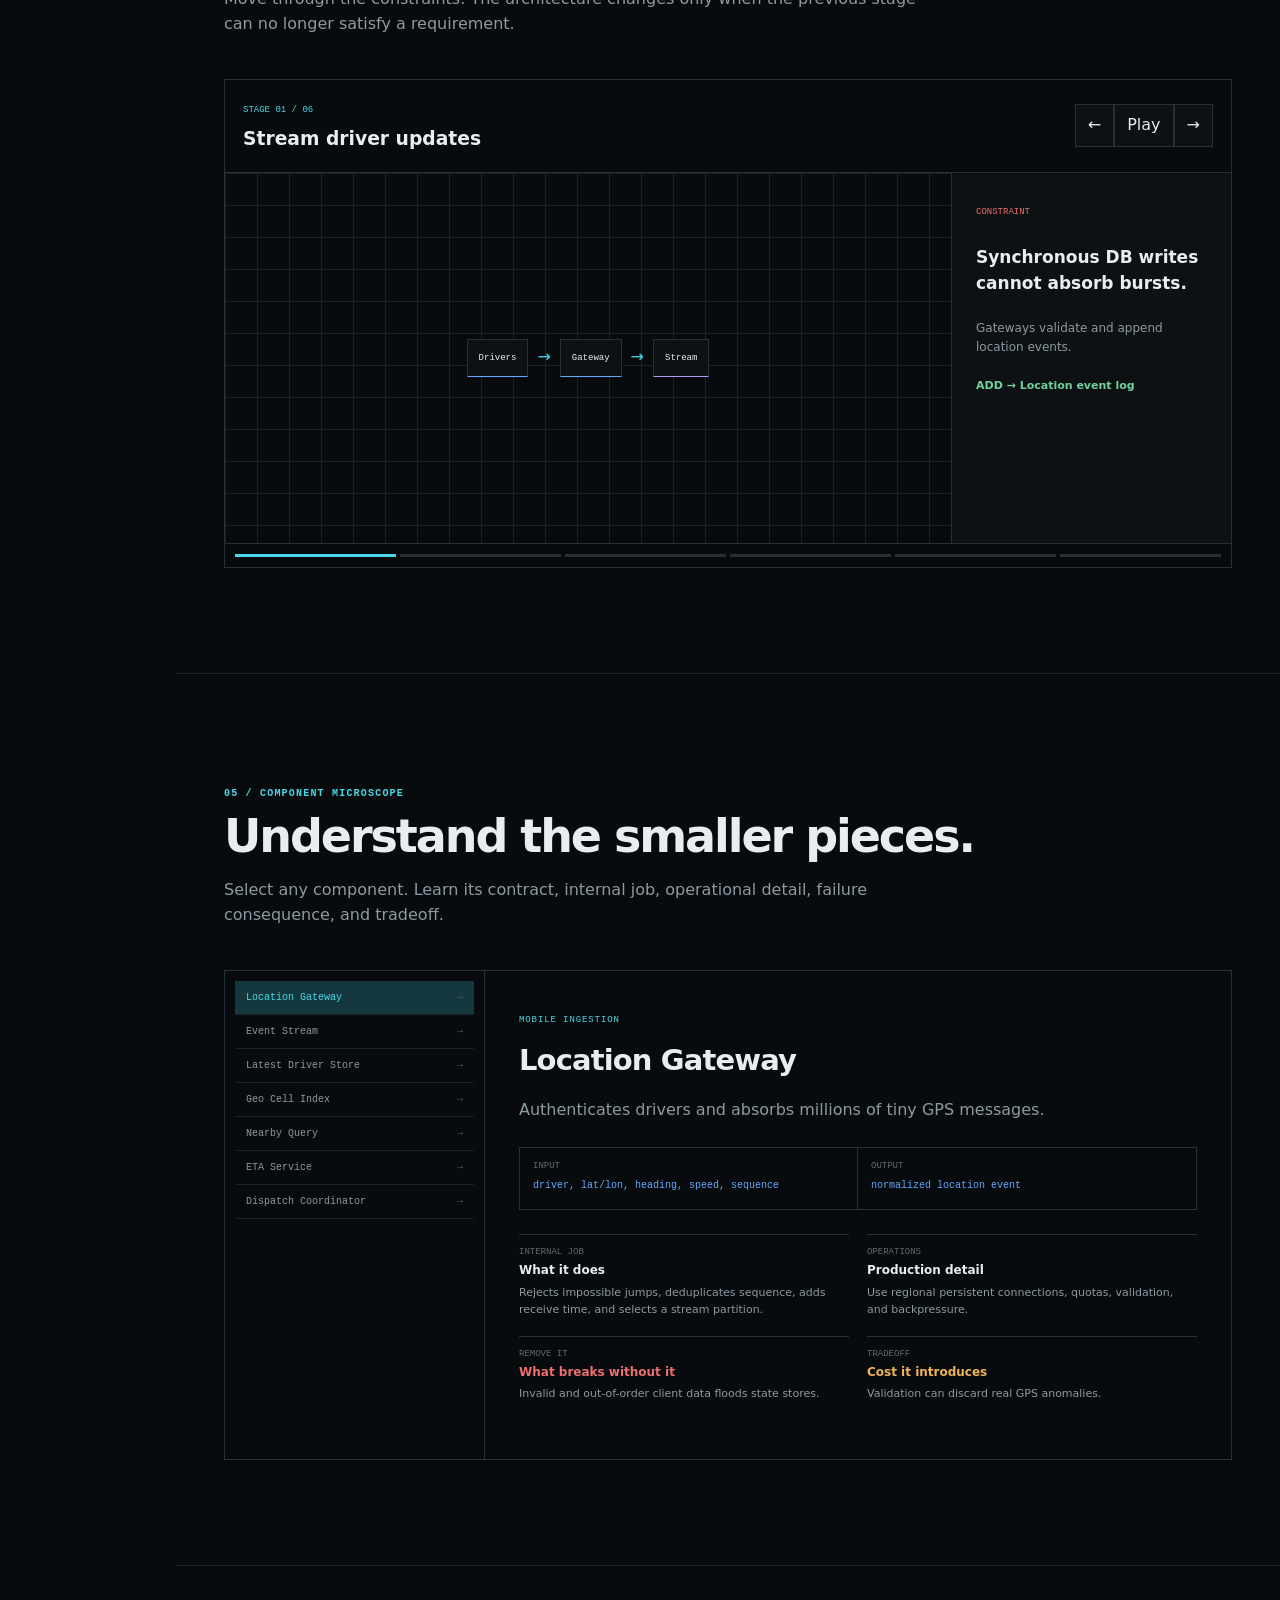
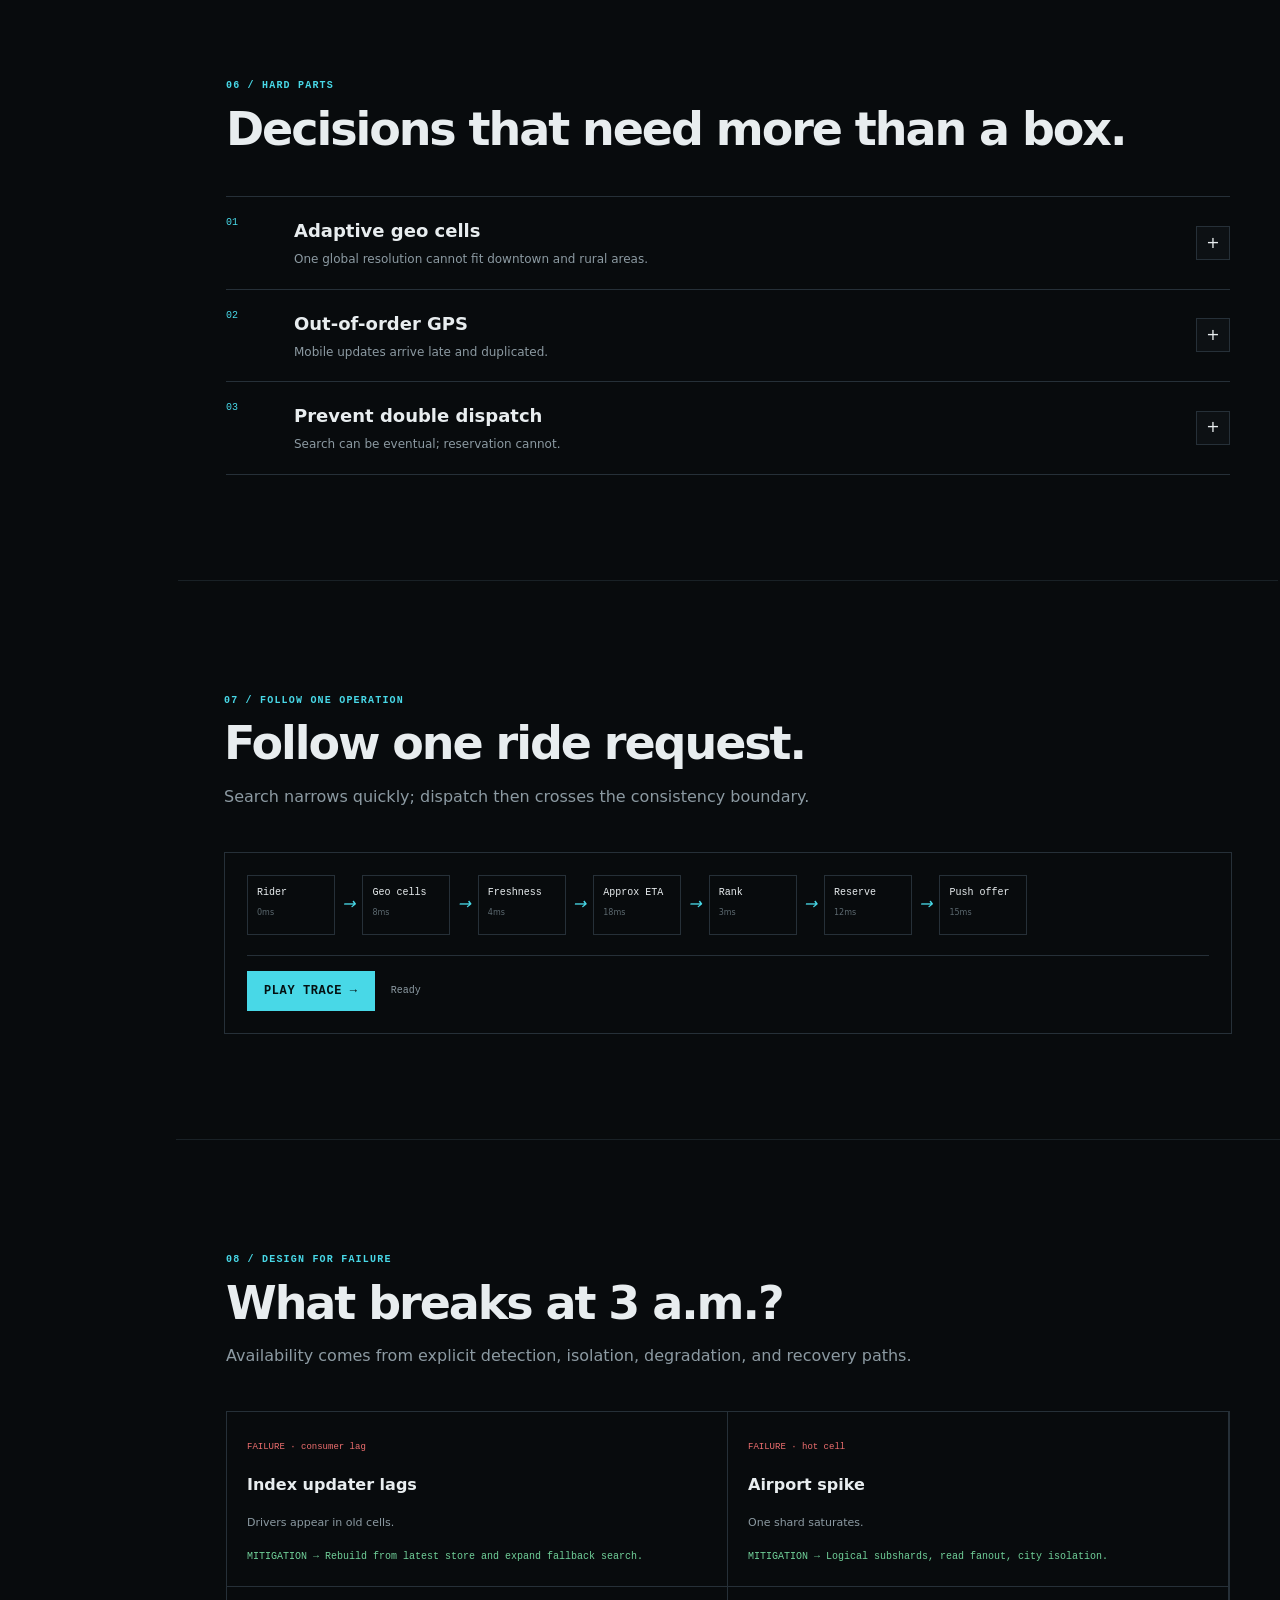
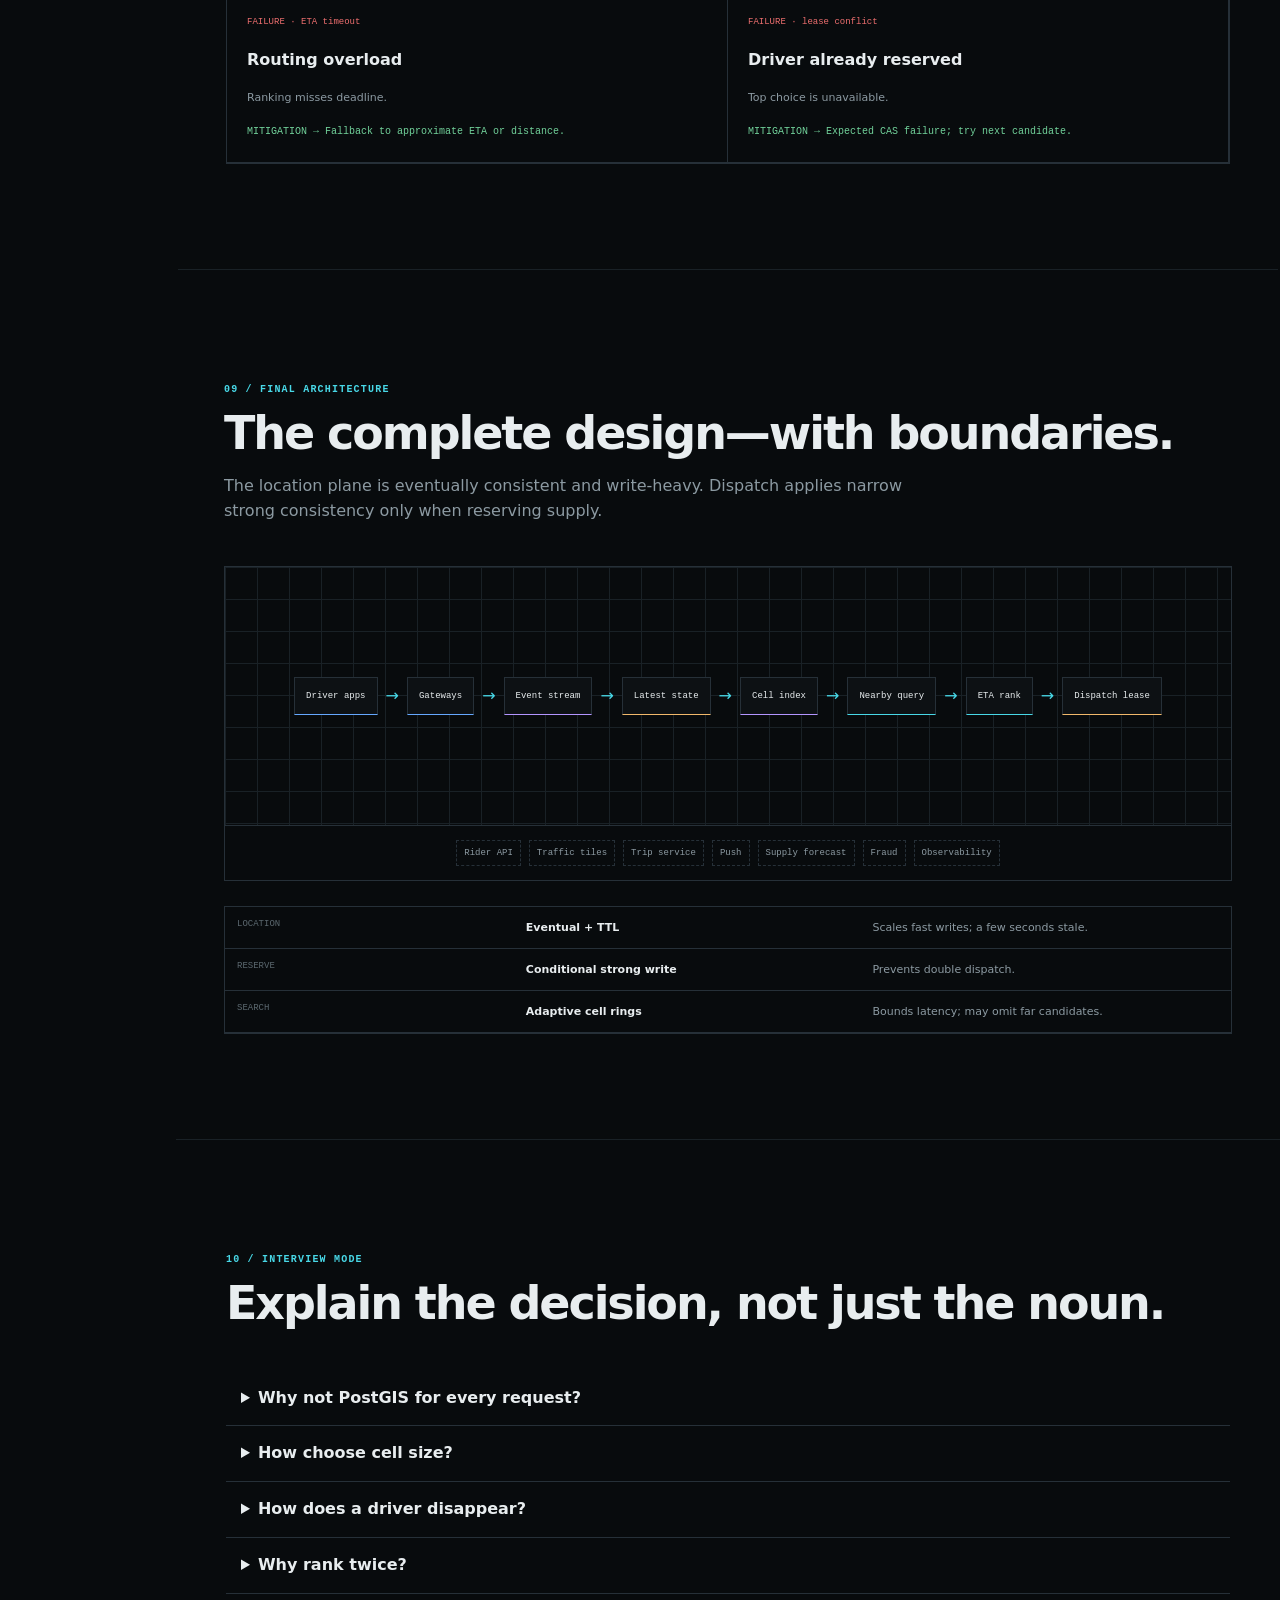
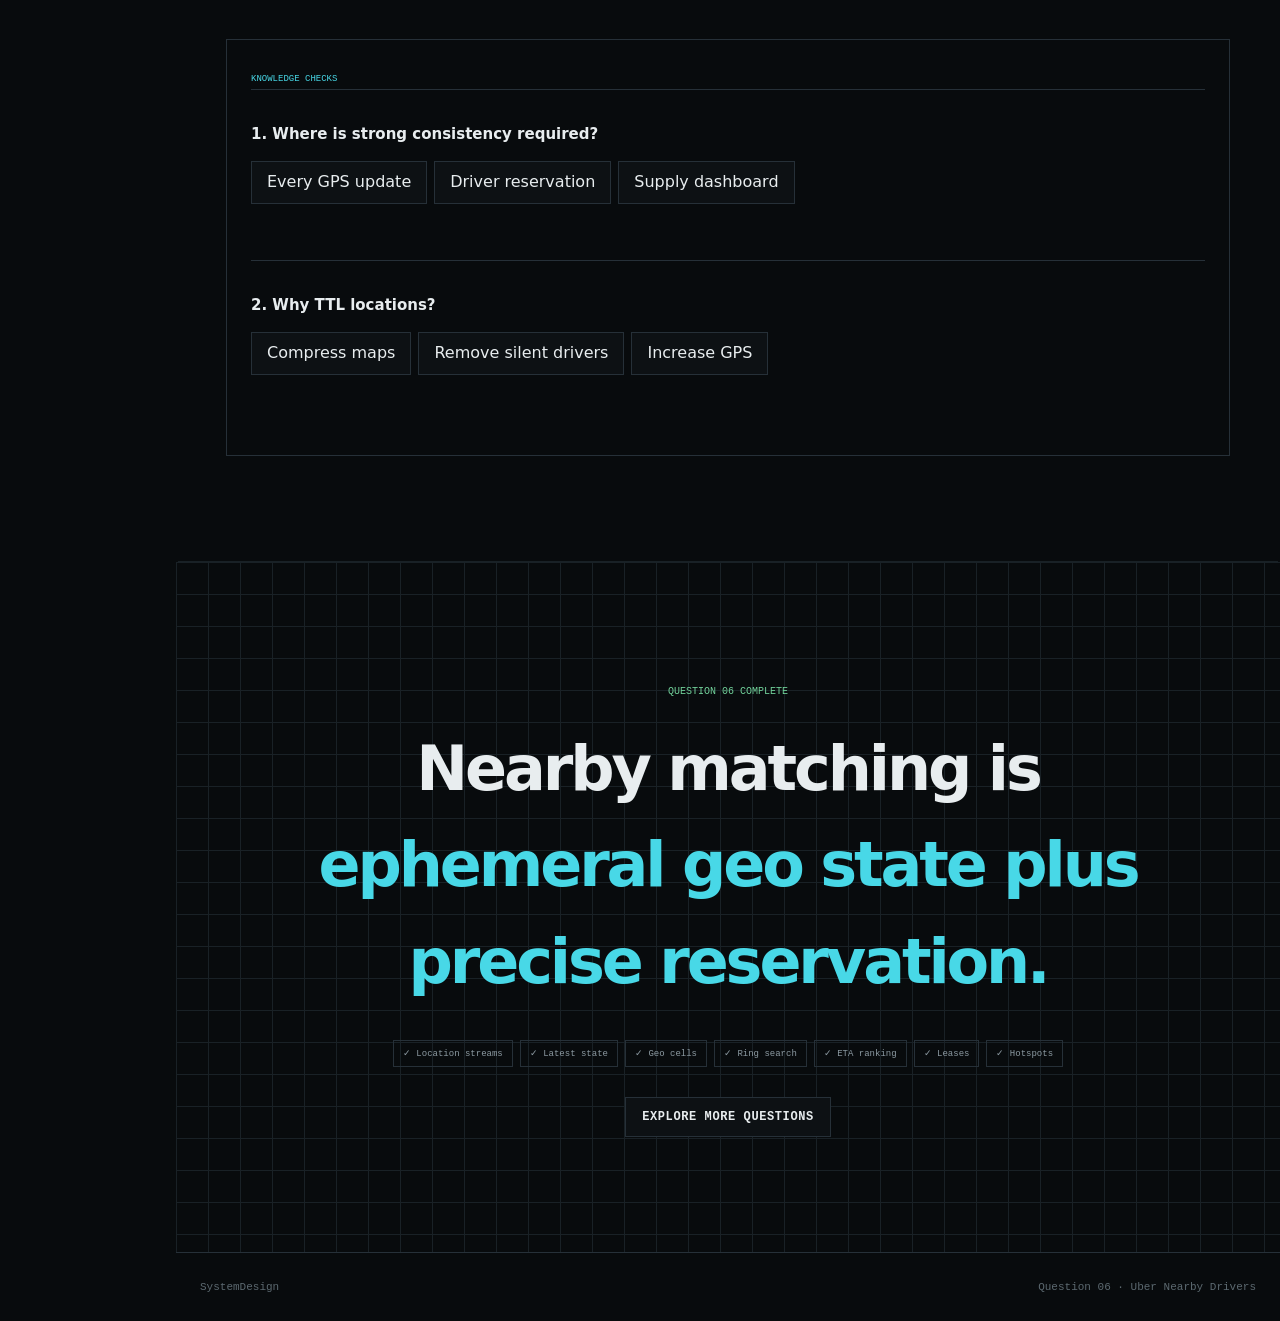
<file: questions/uber-nearby.html>
<!doctype html><html lang="en"><head><meta charset="utf-8"><meta name="viewport" content="width=device-width,initial-scale=1"><meta name="description" content="Interactive system design lesson: Design Uber Nearby Drivers."><meta name="theme-color" content="#080b0d"><meta property="og:type" content="article"><meta property="og:title" content="06 · Design Uber Nearby Drivers — SystemDesign"><meta property="og:description" content="Interactive system design lesson: Design Uber Nearby Drivers."><meta property="og:url" content="https://prathmesh333.github.io/SystemDesign/questions/uber-nearby.html"><link rel="canonical" href="https://prathmesh333.github.io/SystemDesign/questions/uber-nearby.html"><link rel="manifest" href="../site.webmanifest"><title>06 · Design Uber Nearby Drivers — SystemDesign</title><link rel="stylesheet" href="../css/global.css"><link rel="stylesheet" href="../css/detailed-question.css"></head><body class="detail-body" data-question="uber-nearby">
<header class="site-header"><a class="brand" href="../index.html"><span class="brand-mark">SD</span><span>SystemDesign</span></a><div class="detail-header-state"><i></i><span>Question 06 · Detailed lesson</span></div><a class="exit-link" href="../index.html">All questions ×</a></header>
<aside class="detail-rail"><span>LESSON MAP</span><a href="#overview"><b>01</b>Problem</a><a href="#requirements"><b>02</b>Requirements</a><a href="#estimate"><b>03</b>Scale</a><a href="#naive"><b>04</b>Naive design</a><a href="#evolution"><b>05</b>Evolution</a><a href="#components"><b>06</b>Components</a><a href="#deep-dives"><b>07</b>Deep dives</a><a href="#trace"><b>08</b>Request path</a><a href="#failures"><b>09</b>Failures</a><a href="#final"><b>10</b>Final design</a><a href="#interview"><b>11</b>Interview</a></aside>
<main class="detail-main">
<section id="overview" class="detail-hero grid-surface observe"><div class="overline" id="hero-overline"></div><h1 id="hero-title"></h1><blockquote id="hero-prompt"></blockquote><div class="detail-meta" id="hero-meta"></div></section>
<section id="requirements" class="detail-section observe"><header class="detail-chapter"><span>01 / DEFINE SUCCESS</span><h2>Requirements shape the system.</h2><p id="requirements-note"></p></header><div class="req-grid"><div><h3>Functional requirements</h3><ul id="functional-list"></ul></div><div><h3>Non-functional requirements</h3><ul id="nonfunctional-list"></ul></div></div><div class="scale-table" id="assumptions"></div></section>
<section id="estimate" class="detail-section observe"><header class="detail-chapter"><span>02 / ESTIMATE THE LOAD</span><h2>Turn product scale into machine work.</h2><p>Back-of-the-envelope math reveals orders of magnitude and likely bottlenecks. Refine with measurements later.</p></header><div class="estimation" id="estimation"></div><div class="formula-band" id="formula"></div></section>
<section id="naive" class="detail-section observe"><header class="detail-chapter"><span>03 / START SIMPLE</span><h2 id="naive-title"></h2><p id="naive-copy"></p></header><div class="naive-workbench"><div class="naive-flow grid-surface" id="naive-flow"></div><div class="naive-notes"><h3>Where it breaks</h3><ul class="break-list" id="break-list"></ul></div></div></section>
<section id="evolution" class="detail-section wide observe"><header class="detail-chapter"><span>04 / ARCHITECTURE EVOLUTION</span><h2>Every component pays rent.</h2><p>Move through the constraints. The architecture changes only when the previous stage can no longer satisfy a requirement.</p></header><div class="evo-shell"><div class="evo-top"><div><small id="evo-count"></small><h3 id="evo-title"></h3></div><div class="evo-buttons"><button id="evo-prev">←</button><button id="evo-play">Play</button><button id="evo-next">→</button></div></div><div class="evo-body"><div id="evo-canvas" class="evo-canvas grid-surface"></div><aside class="evo-reason"><span>CONSTRAINT</span><h4 id="evo-problem"></h4><p id="evo-explain"></p><b id="evo-solution"></b></aside></div><div id="evo-dots" class="evo-dots"></div></div></section>
<section id="components" class="detail-section wide observe"><header class="detail-chapter"><span>05 / COMPONENT MICROSCOPE</span><h2>Understand the smaller pieces.</h2><p>Select any component. Learn its contract, internal job, operational detail, failure consequence, and tradeoff.</p></header><div class="microscope"><div id="component-index" class="component-index"></div><article id="component-detail" class="component-detail"></article></div></section>
<section id="deep-dives" class="detail-section observe"><header class="detail-chapter"><span>06 / HARD PARTS</span><h2>Decisions that need more than a box.</h2></header><div id="deep-dive-list" class="deep-dive-list"></div></section>
<section id="trace" class="detail-section wide observe"><header class="detail-chapter"><span>07 / FOLLOW ONE OPERATION</span><h2 id="trace-title"></h2><p id="trace-copy"></p></header><div class="trace-shell"><div id="trace-line" class="trace-line"></div><div class="trace-control"><button id="trace-play" class="button primary">Play trace →</button><span id="trace-status">Ready</span></div></div></section>
<section id="failures" class="detail-section observe"><header class="detail-chapter"><span>08 / DESIGN FOR FAILURE</span><h2>What breaks at 3 a.m.?</h2><p>Availability comes from explicit detection, isolation, degradation, and recovery paths.</p></header><div id="failure-grid" class="failure-grid"></div></section>
<section id="final" class="detail-section wide observe"><header class="detail-chapter"><span>09 / FINAL ARCHITECTURE</span><h2>The complete design—with boundaries.</h2><p id="final-copy"></p></header><div id="final-topology" class="final-topology grid-surface"></div><div id="final-support" class="final-support"></div><div id="tradeoffs" class="tradeoff-table"></div></section>
<section id="interview" class="detail-section observe"><header class="detail-chapter"><span>10 / INTERVIEW MODE</span><h2>Explain the decision, not just the noun.</h2></header><div id="interview-accordion" class="interview-accordion"></div><div class="multi-quiz"><small>KNOWLEDGE CHECKS</small><div id="quiz-list"></div></div></section>
<section id="complete" class="detail-complete grid-surface"><span id="complete-label"></span><h2 id="complete-title"></h2><div id="takeaways" class="takeaways"></div><a class="button secondary" href="../index.html">Explore more questions</a></section>
<footer><span>SystemDesign</span><span id="footer-question"></span></footer></main>
<script src="../js/questions/question-data.js"></script><script src="../js/questions/detailed-question.js"></script></body></html>
</file>
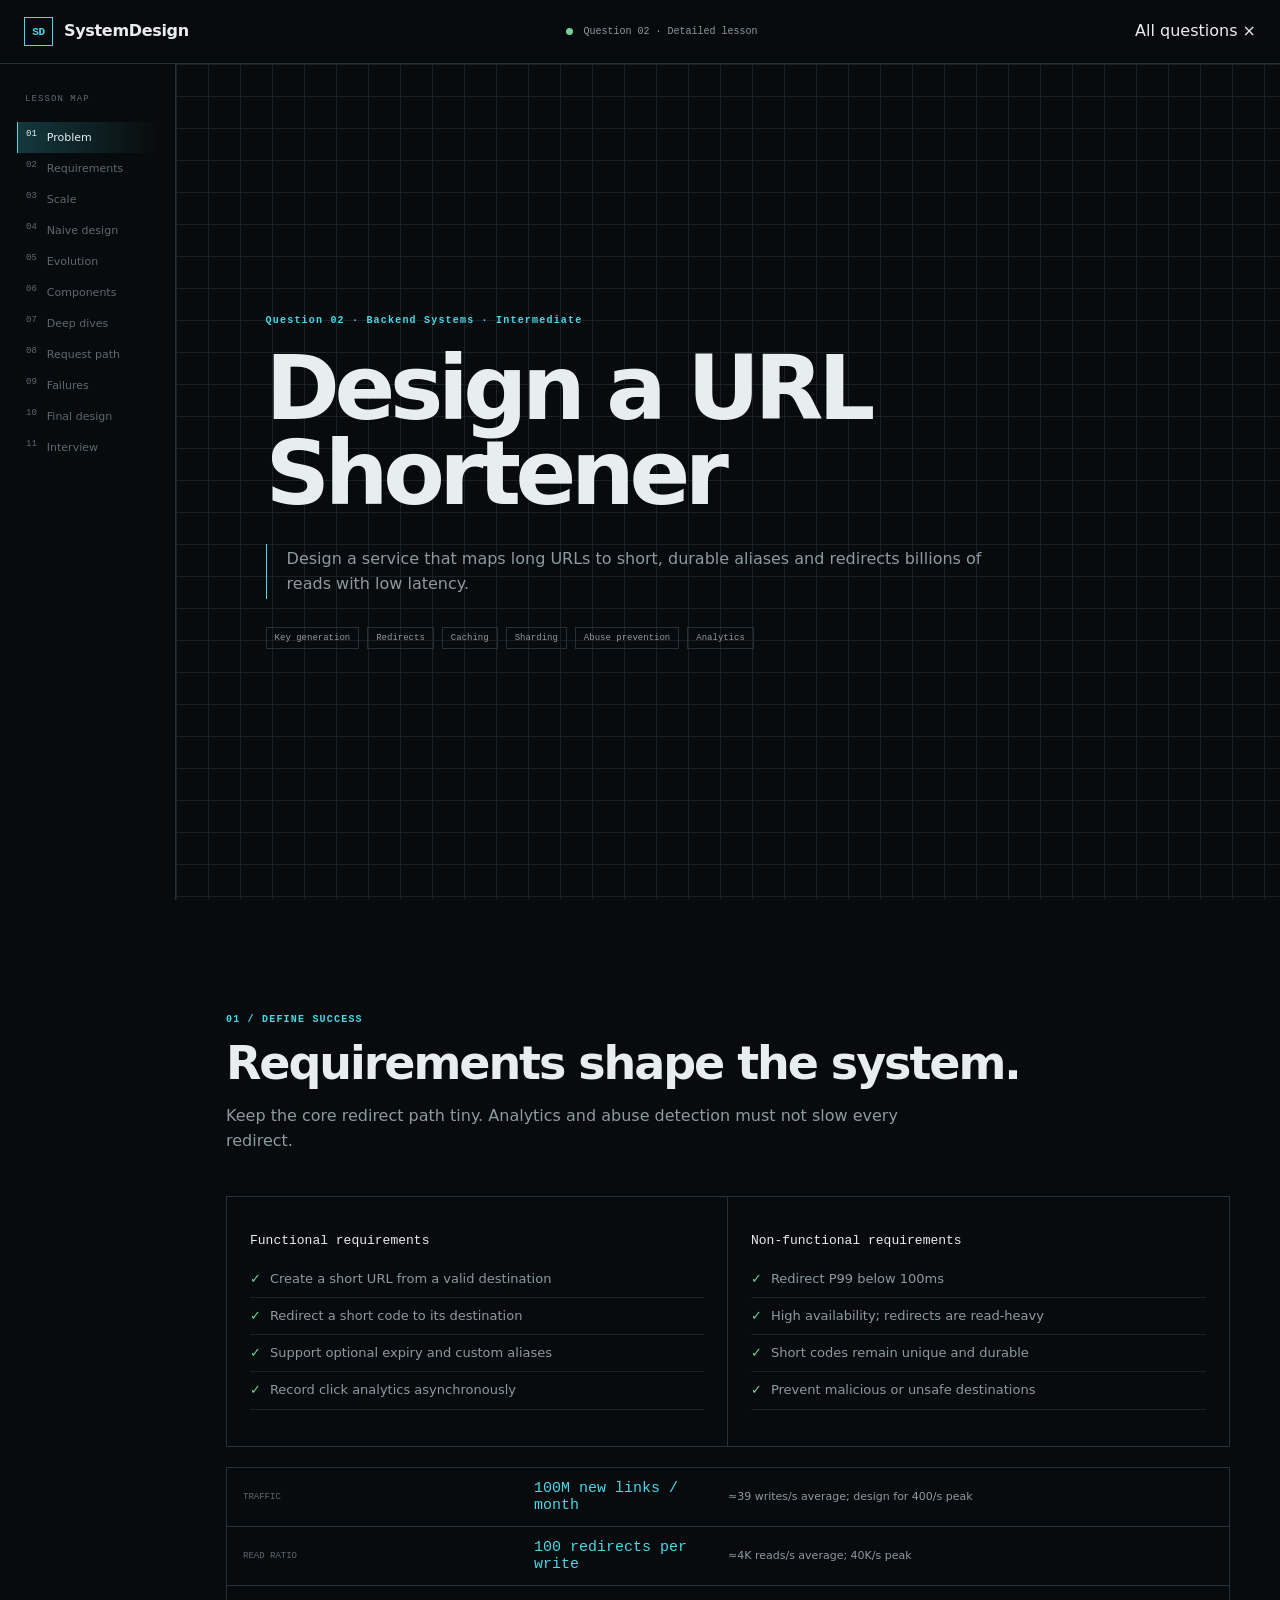
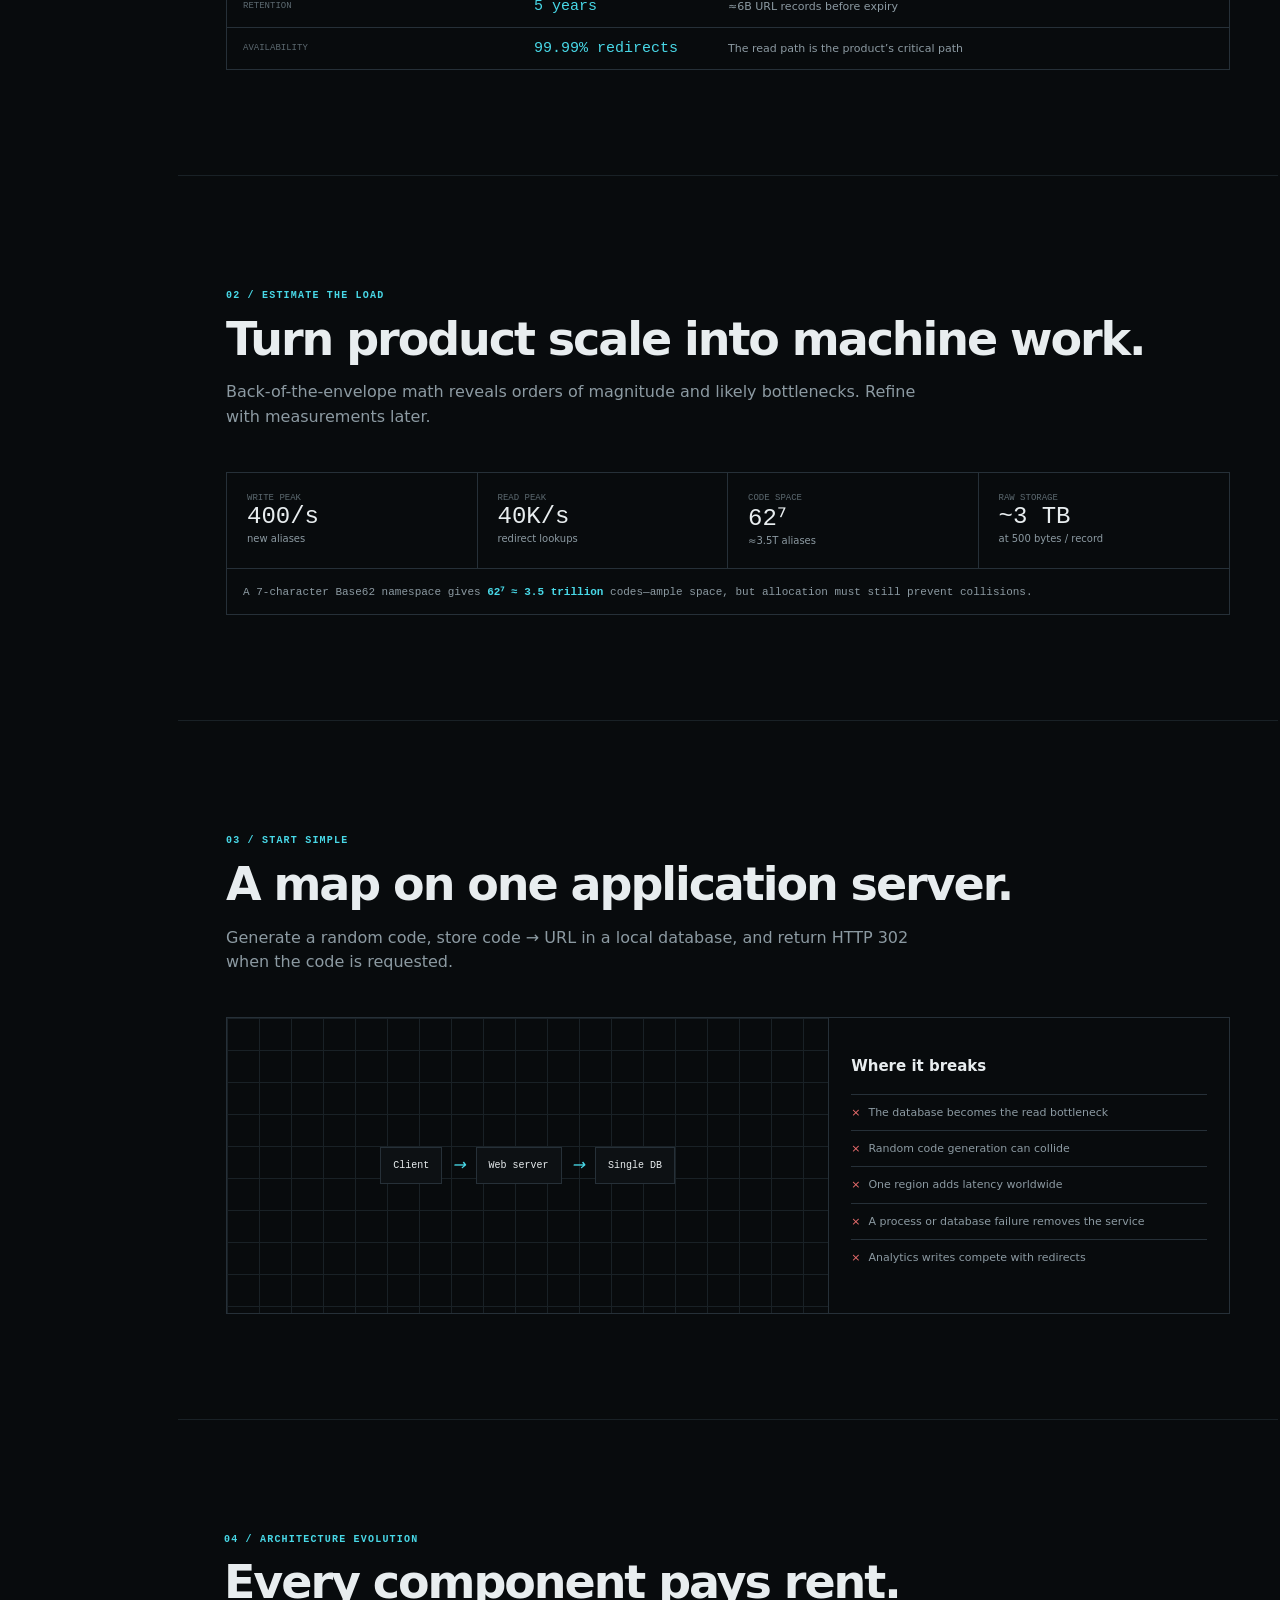
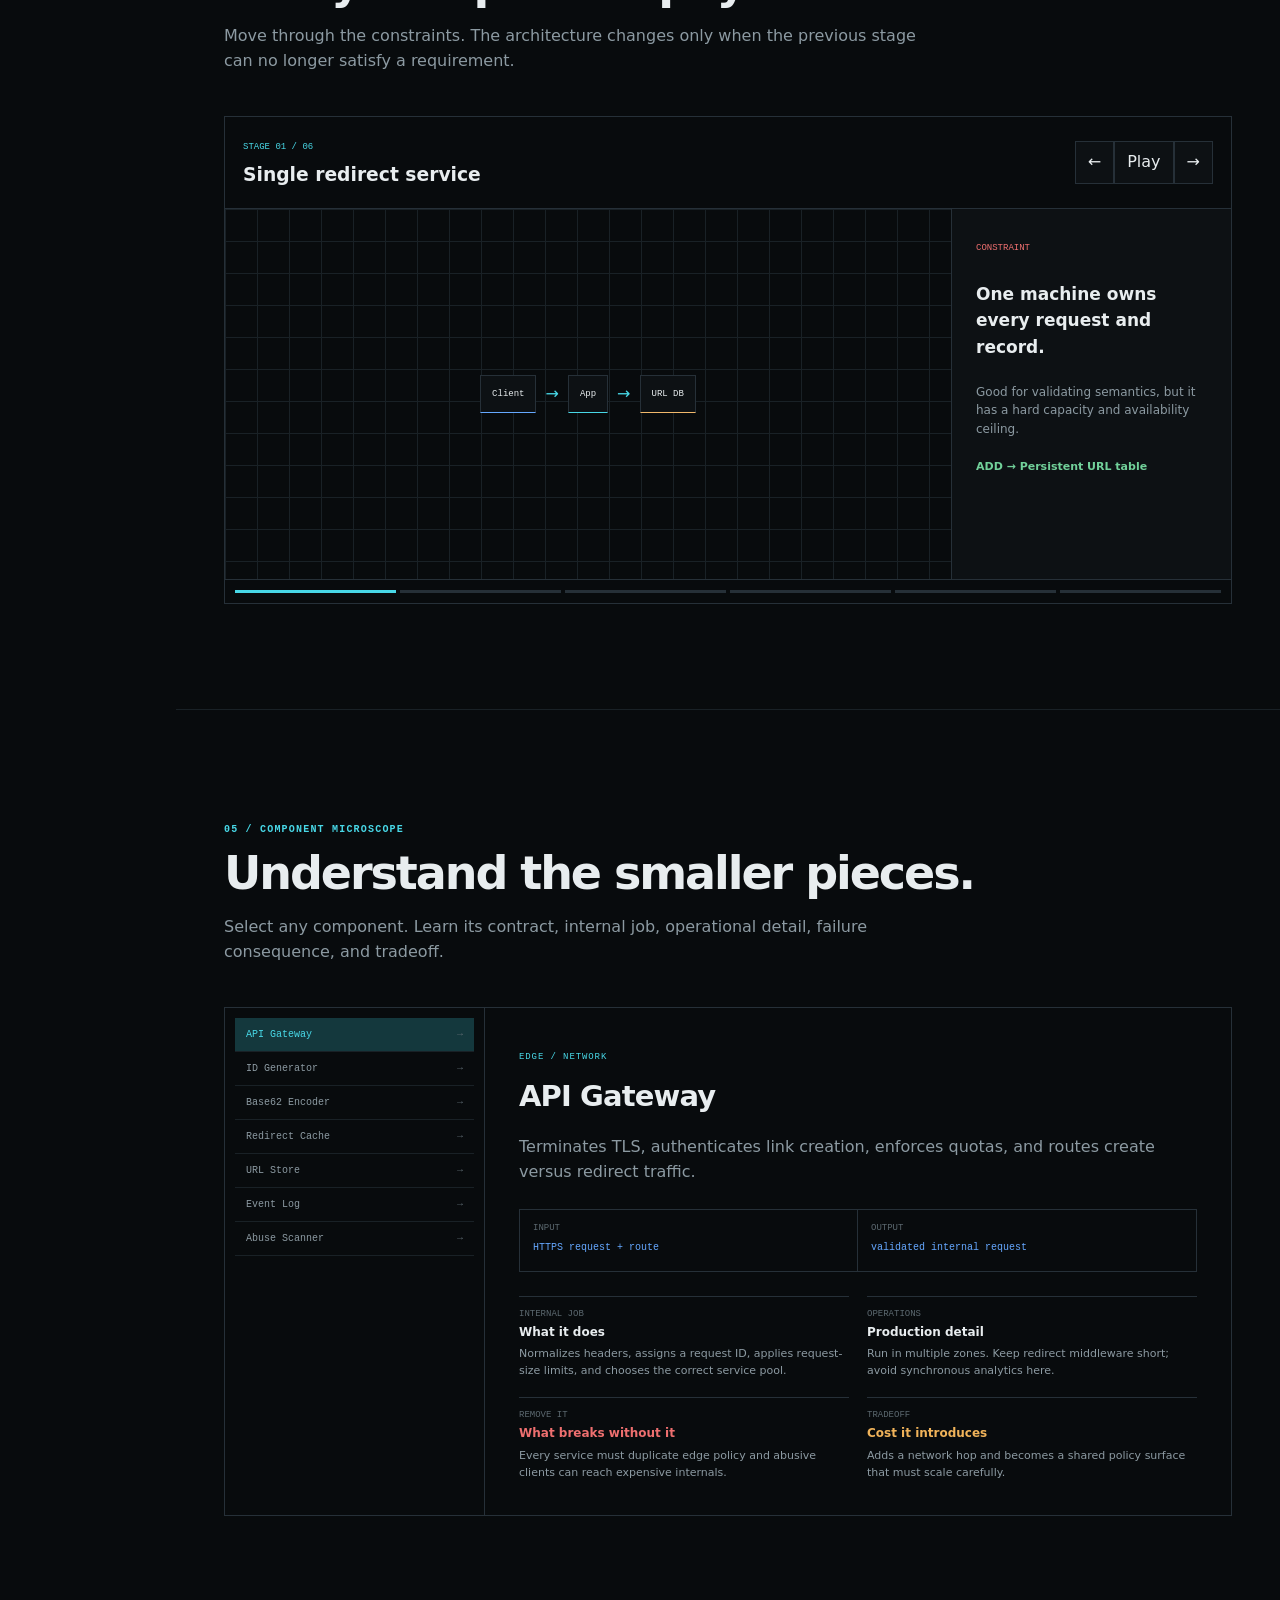
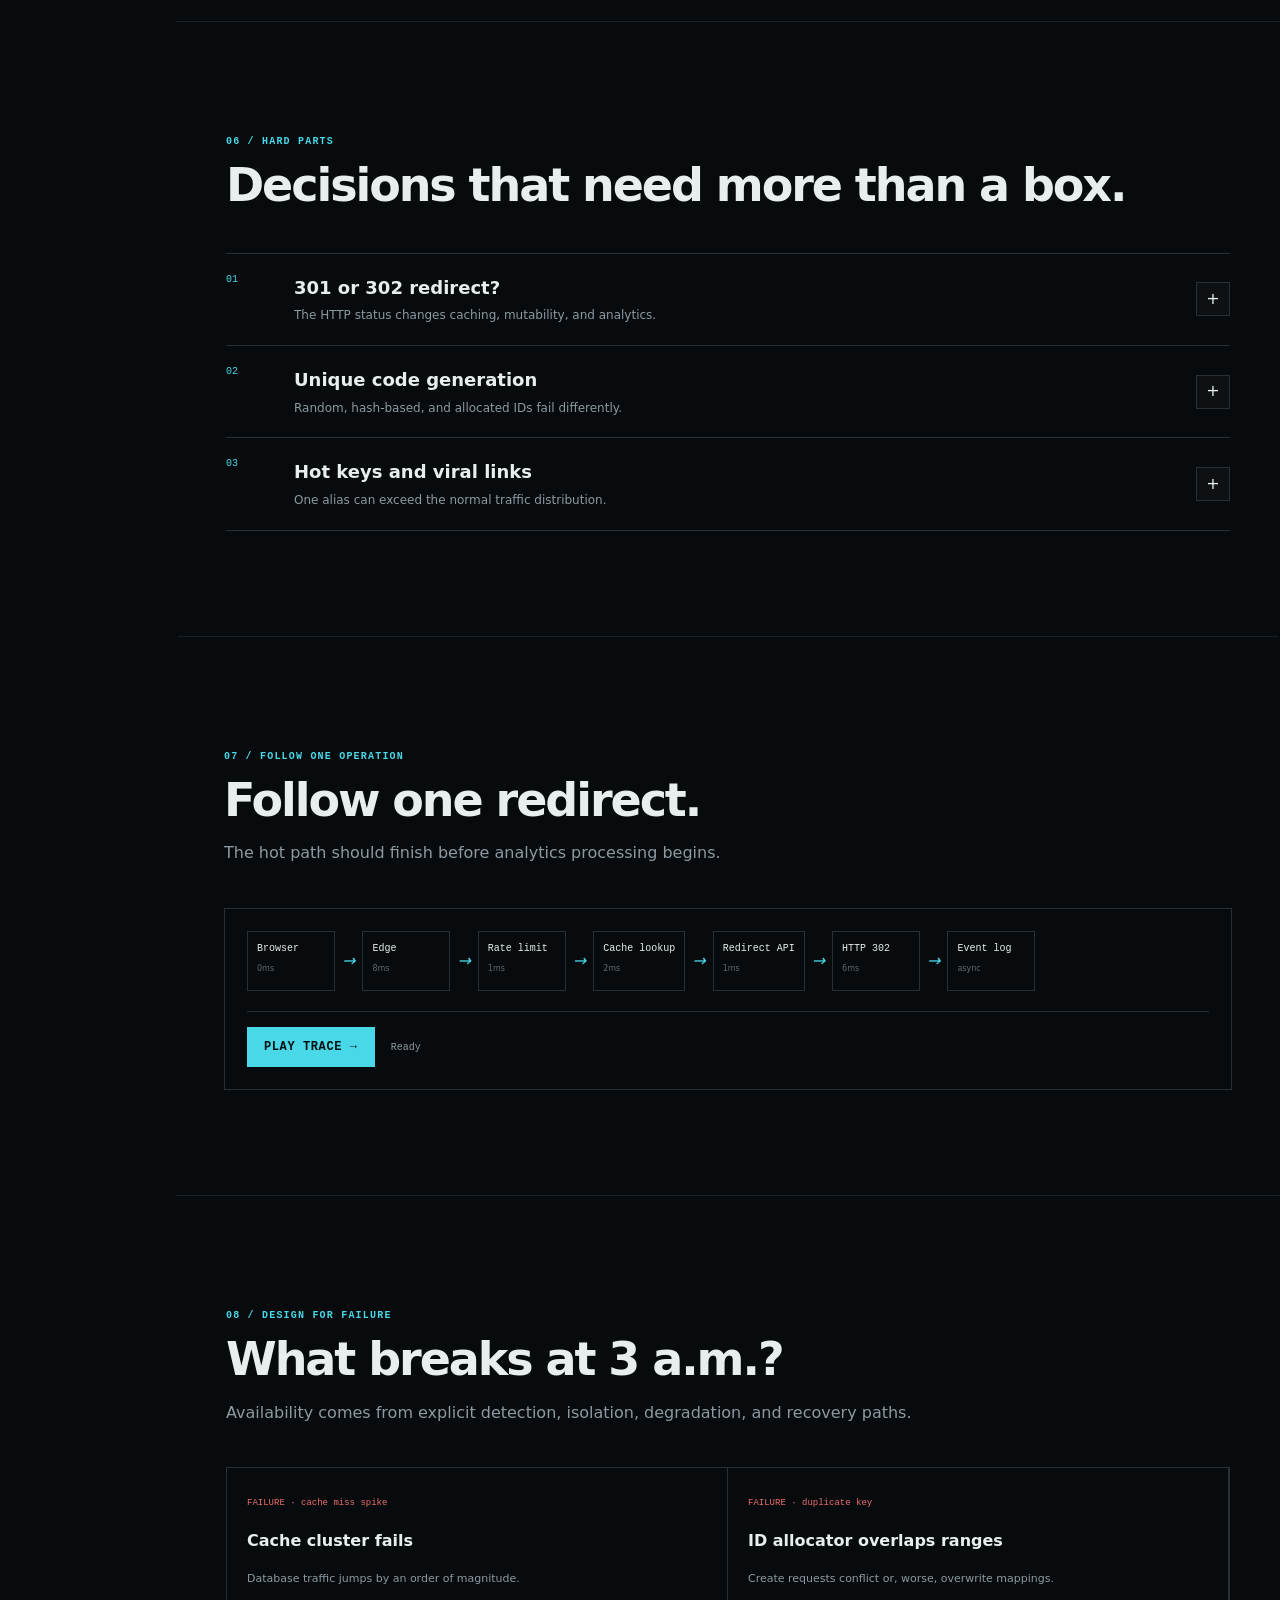
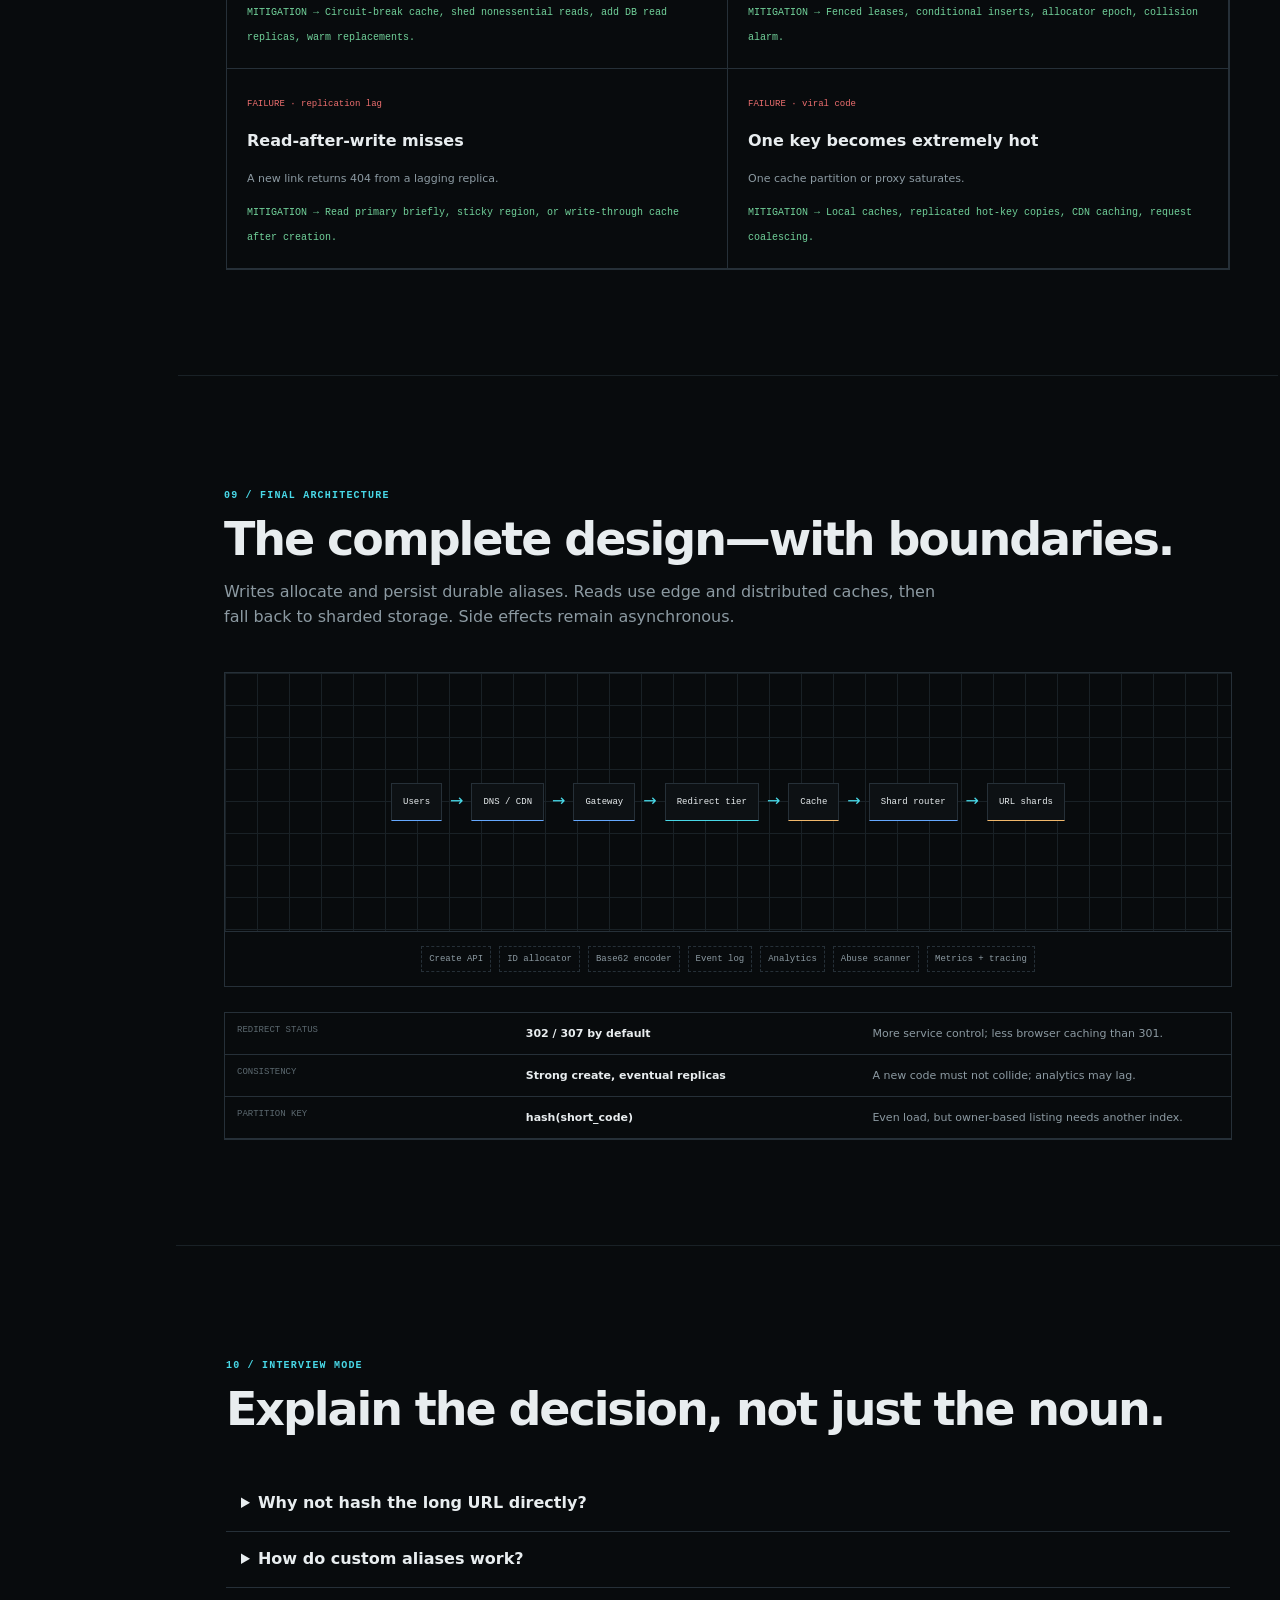
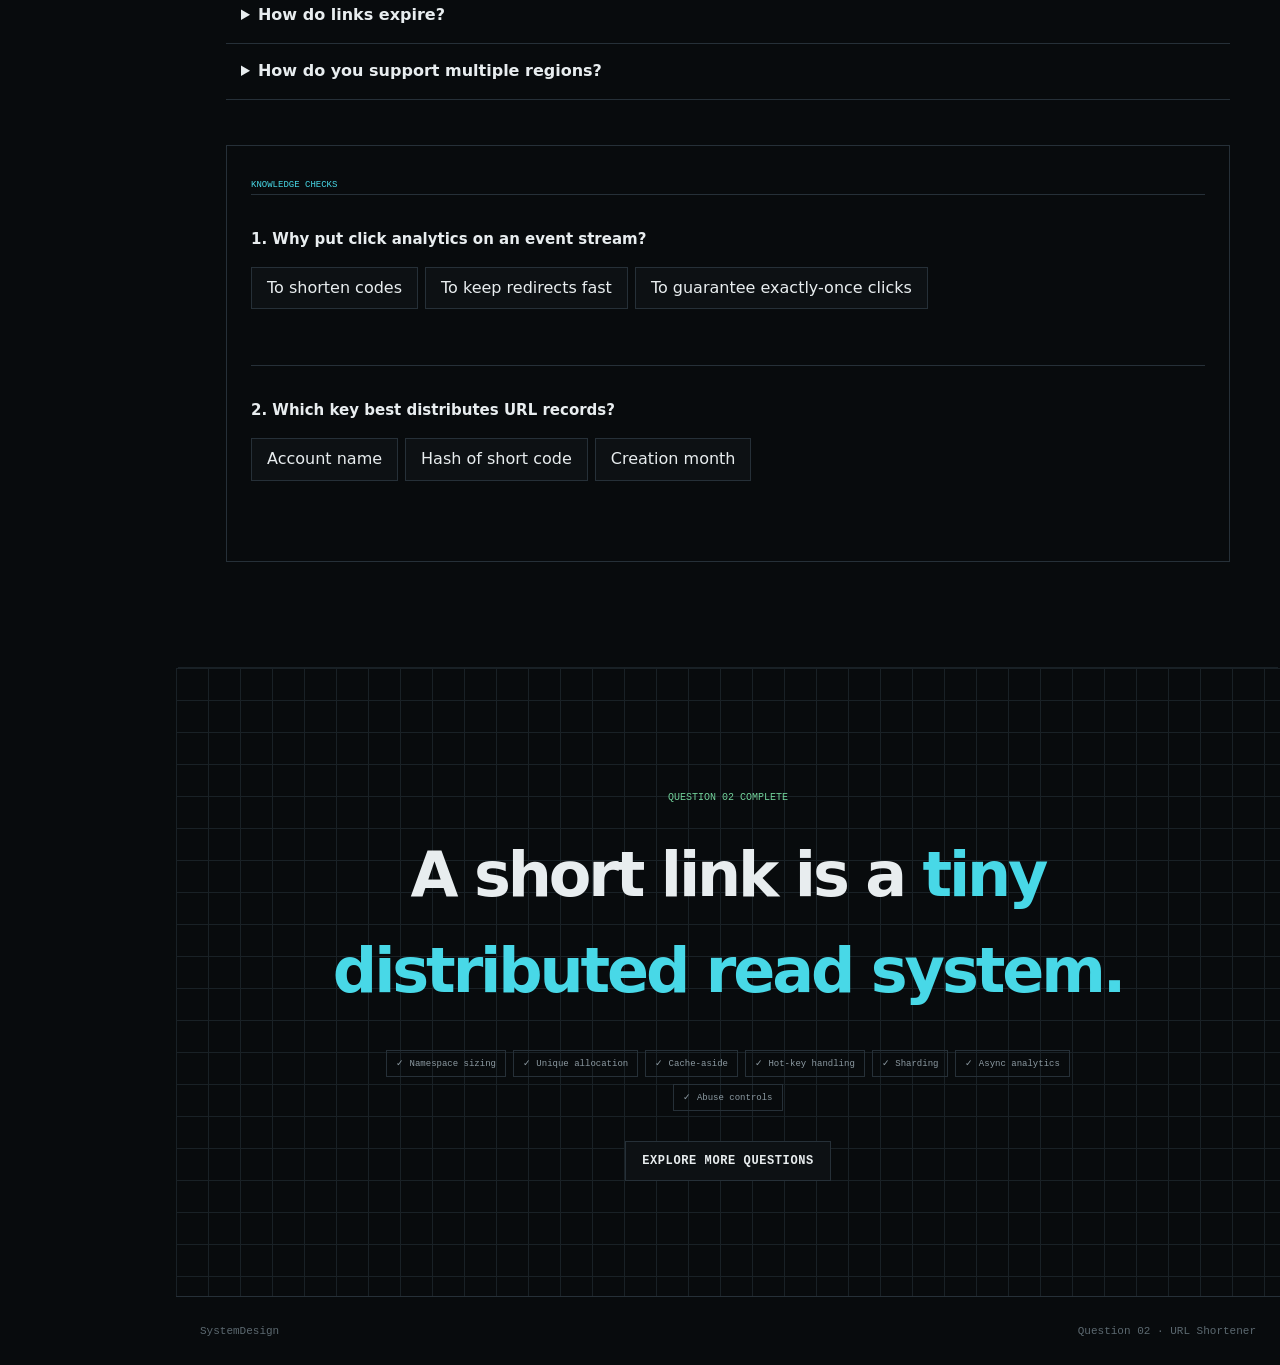
<file: questions/url-shortener.html>
<!doctype html><html lang="en"><head><meta charset="utf-8"><meta name="viewport" content="width=device-width,initial-scale=1"><meta name="description" content="Interactive system design lesson: Design a URL Shortener."><meta name="theme-color" content="#080b0d"><meta property="og:type" content="article"><meta property="og:title" content="02 · Design a URL Shortener — SystemDesign"><meta property="og:description" content="Interactive system design lesson: Design a URL Shortener."><meta property="og:url" content="https://prathmesh333.github.io/SystemDesign/questions/url-shortener.html"><link rel="canonical" href="https://prathmesh333.github.io/SystemDesign/questions/url-shortener.html"><link rel="manifest" href="../site.webmanifest"><title>02 · Design a URL Shortener — SystemDesign</title><link rel="stylesheet" href="../css/global.css"><link rel="stylesheet" href="../css/detailed-question.css"></head><body class="detail-body" data-question="url-shortener">
<header class="site-header"><a class="brand" href="../index.html"><span class="brand-mark">SD</span><span>SystemDesign</span></a><div class="detail-header-state"><i></i><span>Question 02 · Detailed lesson</span></div><a class="exit-link" href="../index.html">All questions ×</a></header>
<aside class="detail-rail"><span>LESSON MAP</span><a href="#overview"><b>01</b>Problem</a><a href="#requirements"><b>02</b>Requirements</a><a href="#estimate"><b>03</b>Scale</a><a href="#naive"><b>04</b>Naive design</a><a href="#evolution"><b>05</b>Evolution</a><a href="#components"><b>06</b>Components</a><a href="#deep-dives"><b>07</b>Deep dives</a><a href="#trace"><b>08</b>Request path</a><a href="#failures"><b>09</b>Failures</a><a href="#final"><b>10</b>Final design</a><a href="#interview"><b>11</b>Interview</a></aside>
<main class="detail-main">
<section id="overview" class="detail-hero grid-surface observe"><div class="overline" id="hero-overline"></div><h1 id="hero-title"></h1><blockquote id="hero-prompt"></blockquote><div class="detail-meta" id="hero-meta"></div></section>
<section id="requirements" class="detail-section observe"><header class="detail-chapter"><span>01 / DEFINE SUCCESS</span><h2>Requirements shape the system.</h2><p id="requirements-note"></p></header><div class="req-grid"><div><h3>Functional requirements</h3><ul id="functional-list"></ul></div><div><h3>Non-functional requirements</h3><ul id="nonfunctional-list"></ul></div></div><div class="scale-table" id="assumptions"></div></section>
<section id="estimate" class="detail-section observe"><header class="detail-chapter"><span>02 / ESTIMATE THE LOAD</span><h2>Turn product scale into machine work.</h2><p>Back-of-the-envelope math reveals orders of magnitude and likely bottlenecks. Refine with measurements later.</p></header><div class="estimation" id="estimation"></div><div class="formula-band" id="formula"></div></section>
<section id="naive" class="detail-section observe"><header class="detail-chapter"><span>03 / START SIMPLE</span><h2 id="naive-title"></h2><p id="naive-copy"></p></header><div class="naive-workbench"><div class="naive-flow grid-surface" id="naive-flow"></div><div class="naive-notes"><h3>Where it breaks</h3><ul class="break-list" id="break-list"></ul></div></div></section>
<section id="evolution" class="detail-section wide observe"><header class="detail-chapter"><span>04 / ARCHITECTURE EVOLUTION</span><h2>Every component pays rent.</h2><p>Move through the constraints. The architecture changes only when the previous stage can no longer satisfy a requirement.</p></header><div class="evo-shell"><div class="evo-top"><div><small id="evo-count"></small><h3 id="evo-title"></h3></div><div class="evo-buttons"><button id="evo-prev">←</button><button id="evo-play">Play</button><button id="evo-next">→</button></div></div><div class="evo-body"><div id="evo-canvas" class="evo-canvas grid-surface"></div><aside class="evo-reason"><span>CONSTRAINT</span><h4 id="evo-problem"></h4><p id="evo-explain"></p><b id="evo-solution"></b></aside></div><div id="evo-dots" class="evo-dots"></div></div></section>
<section id="components" class="detail-section wide observe"><header class="detail-chapter"><span>05 / COMPONENT MICROSCOPE</span><h2>Understand the smaller pieces.</h2><p>Select any component. Learn its contract, internal job, operational detail, failure consequence, and tradeoff.</p></header><div class="microscope"><div id="component-index" class="component-index"></div><article id="component-detail" class="component-detail"></article></div></section>
<section id="deep-dives" class="detail-section observe"><header class="detail-chapter"><span>06 / HARD PARTS</span><h2>Decisions that need more than a box.</h2></header><div id="deep-dive-list" class="deep-dive-list"></div></section>
<section id="trace" class="detail-section wide observe"><header class="detail-chapter"><span>07 / FOLLOW ONE OPERATION</span><h2 id="trace-title"></h2><p id="trace-copy"></p></header><div class="trace-shell"><div id="trace-line" class="trace-line"></div><div class="trace-control"><button id="trace-play" class="button primary">Play trace →</button><span id="trace-status">Ready</span></div></div></section>
<section id="failures" class="detail-section observe"><header class="detail-chapter"><span>08 / DESIGN FOR FAILURE</span><h2>What breaks at 3 a.m.?</h2><p>Availability comes from explicit detection, isolation, degradation, and recovery paths.</p></header><div id="failure-grid" class="failure-grid"></div></section>
<section id="final" class="detail-section wide observe"><header class="detail-chapter"><span>09 / FINAL ARCHITECTURE</span><h2>The complete design—with boundaries.</h2><p id="final-copy"></p></header><div id="final-topology" class="final-topology grid-surface"></div><div id="final-support" class="final-support"></div><div id="tradeoffs" class="tradeoff-table"></div></section>
<section id="interview" class="detail-section observe"><header class="detail-chapter"><span>10 / INTERVIEW MODE</span><h2>Explain the decision, not just the noun.</h2></header><div id="interview-accordion" class="interview-accordion"></div><div class="multi-quiz"><small>KNOWLEDGE CHECKS</small><div id="quiz-list"></div></div></section>
<section id="complete" class="detail-complete grid-surface"><span id="complete-label"></span><h2 id="complete-title"></h2><div id="takeaways" class="takeaways"></div><a class="button secondary" href="../index.html">Explore more questions</a></section>
<footer><span>SystemDesign</span><span id="footer-question"></span></footer></main>
<script src="../js/questions/question-data.js"></script><script src="../js/questions/detailed-question.js"></script></body></html>
</file>
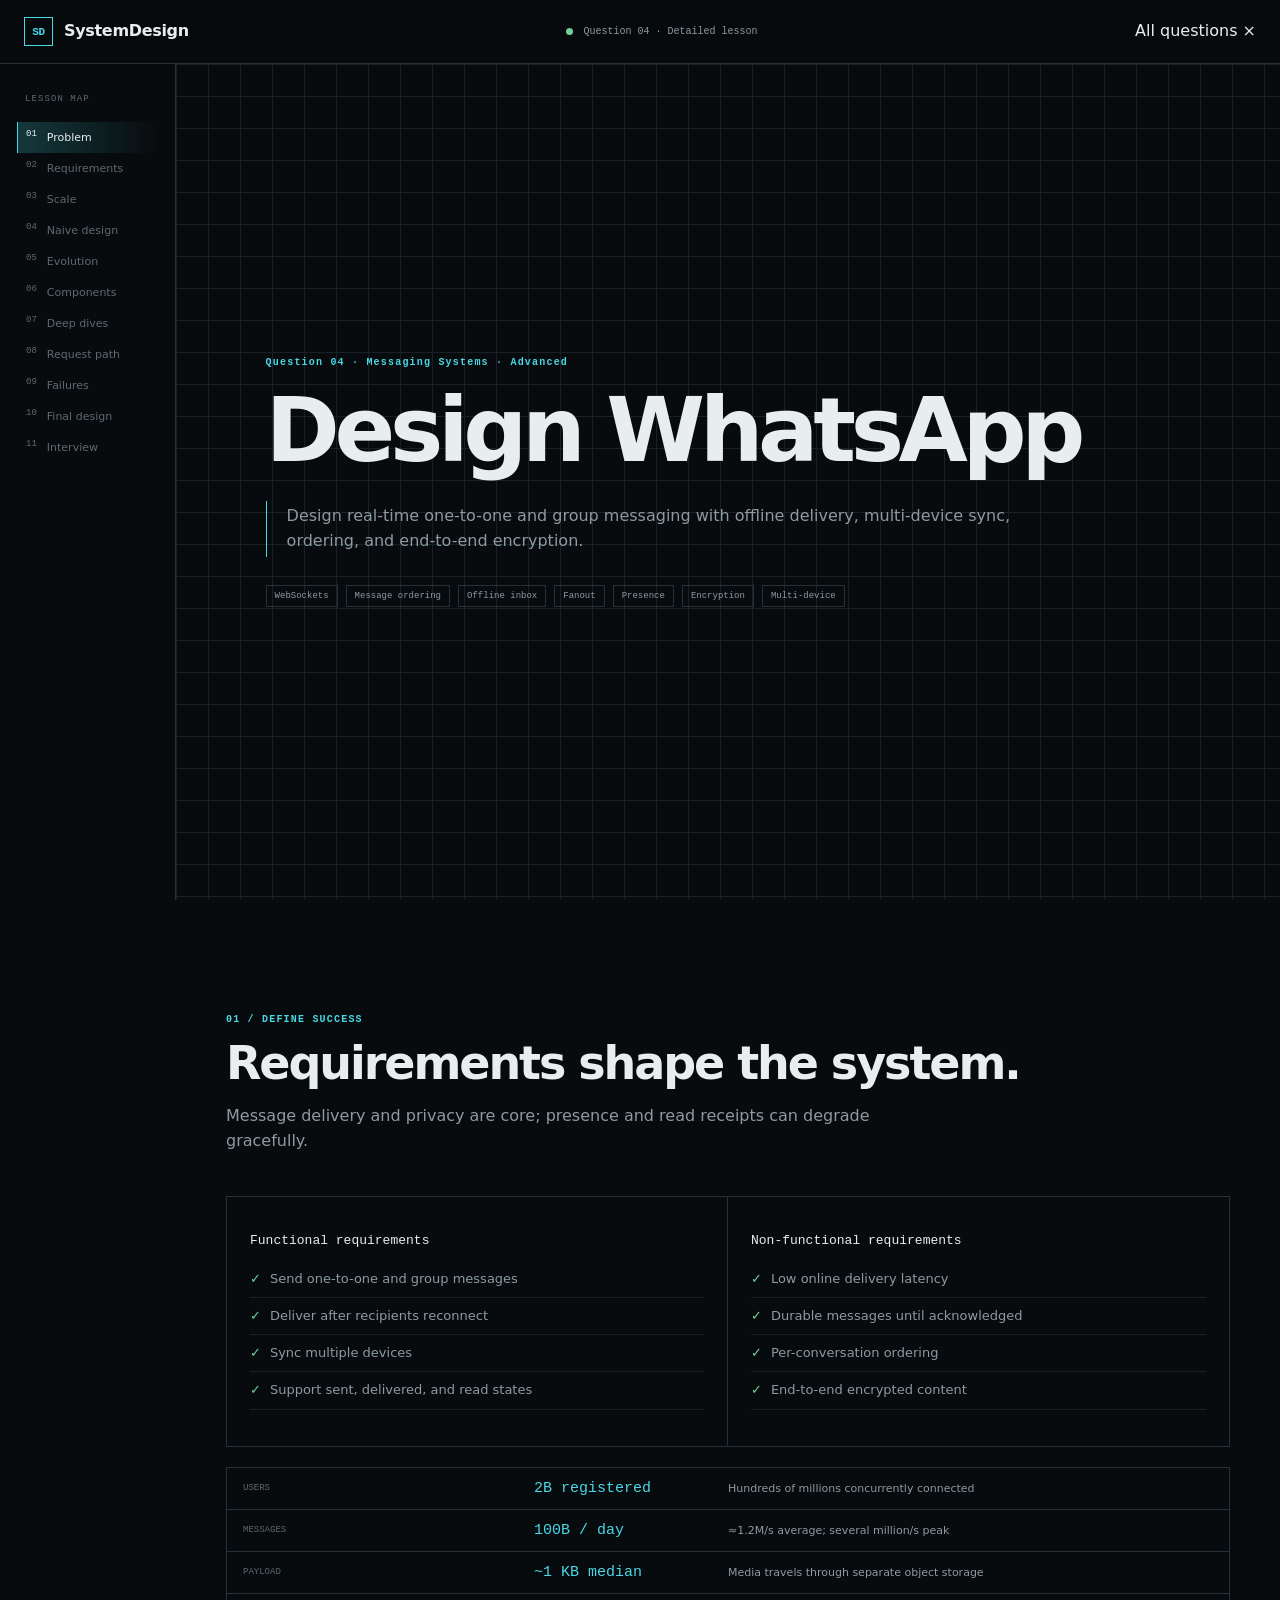
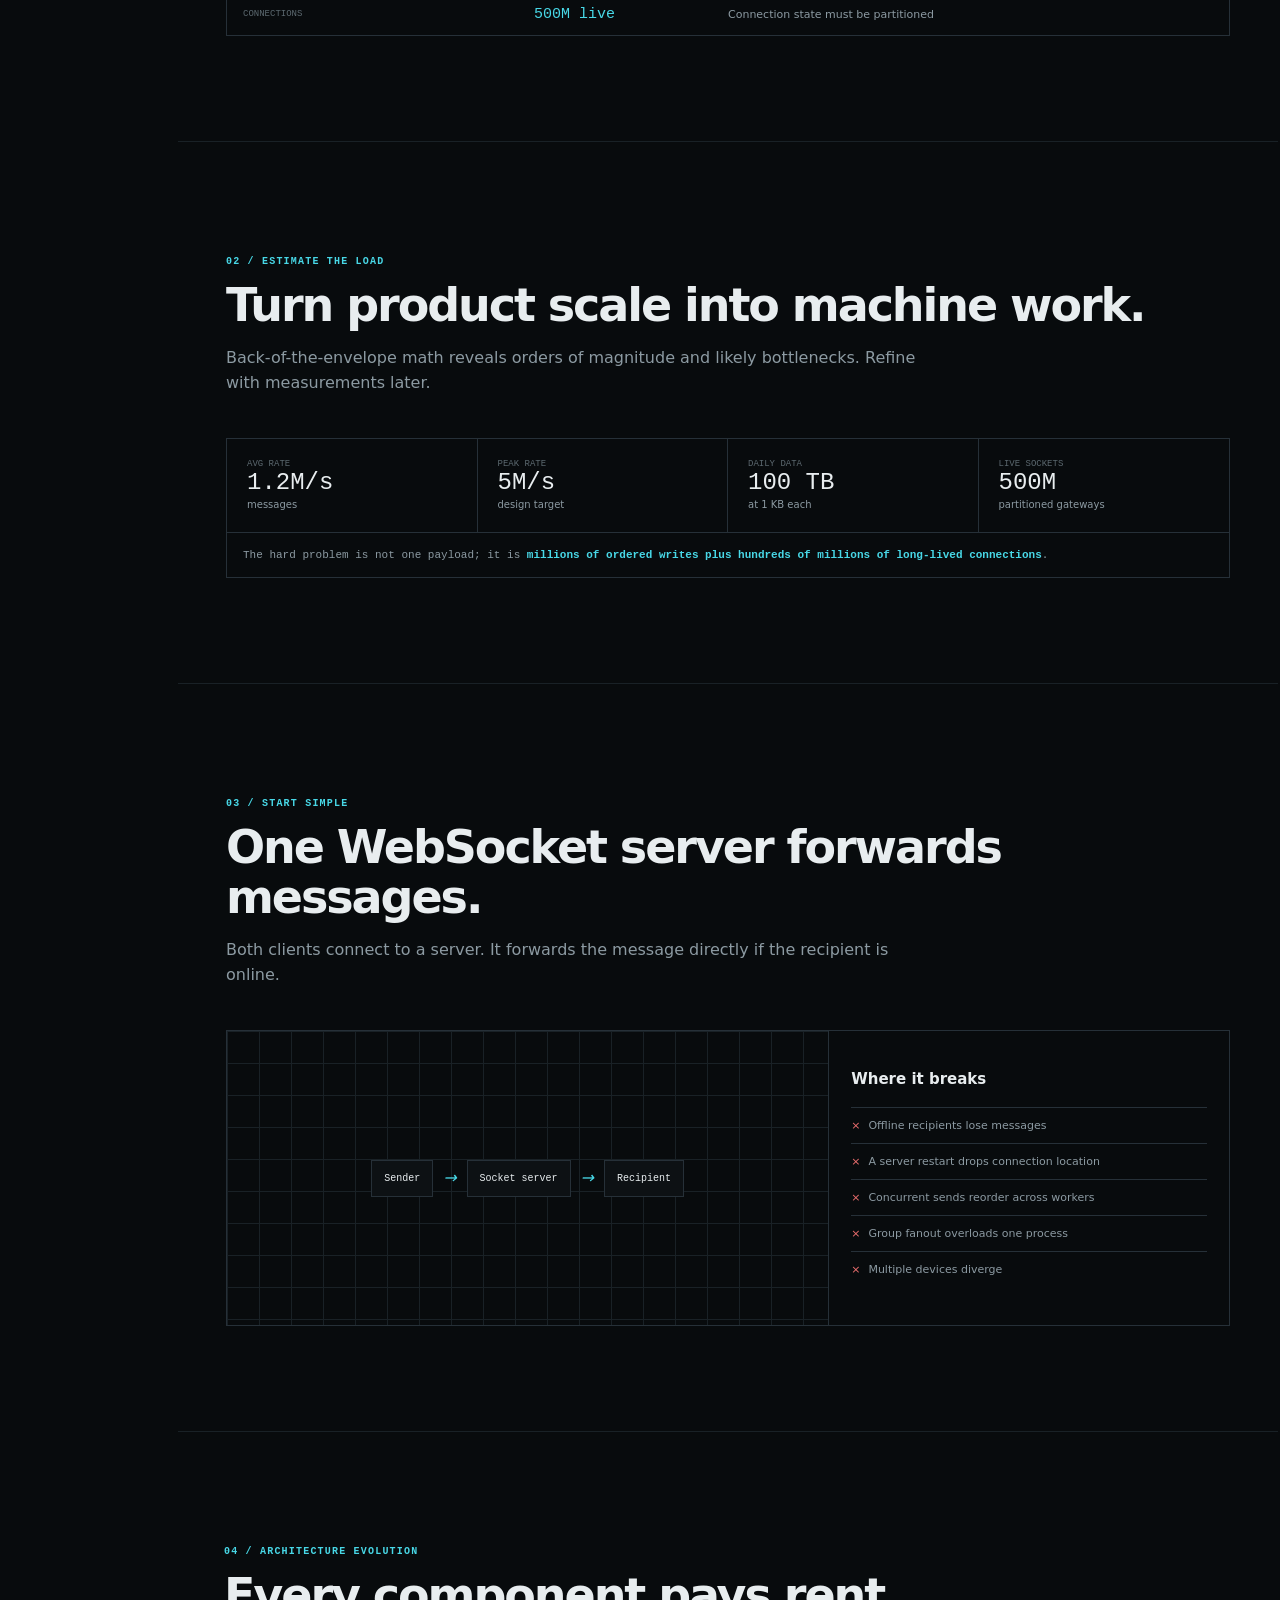
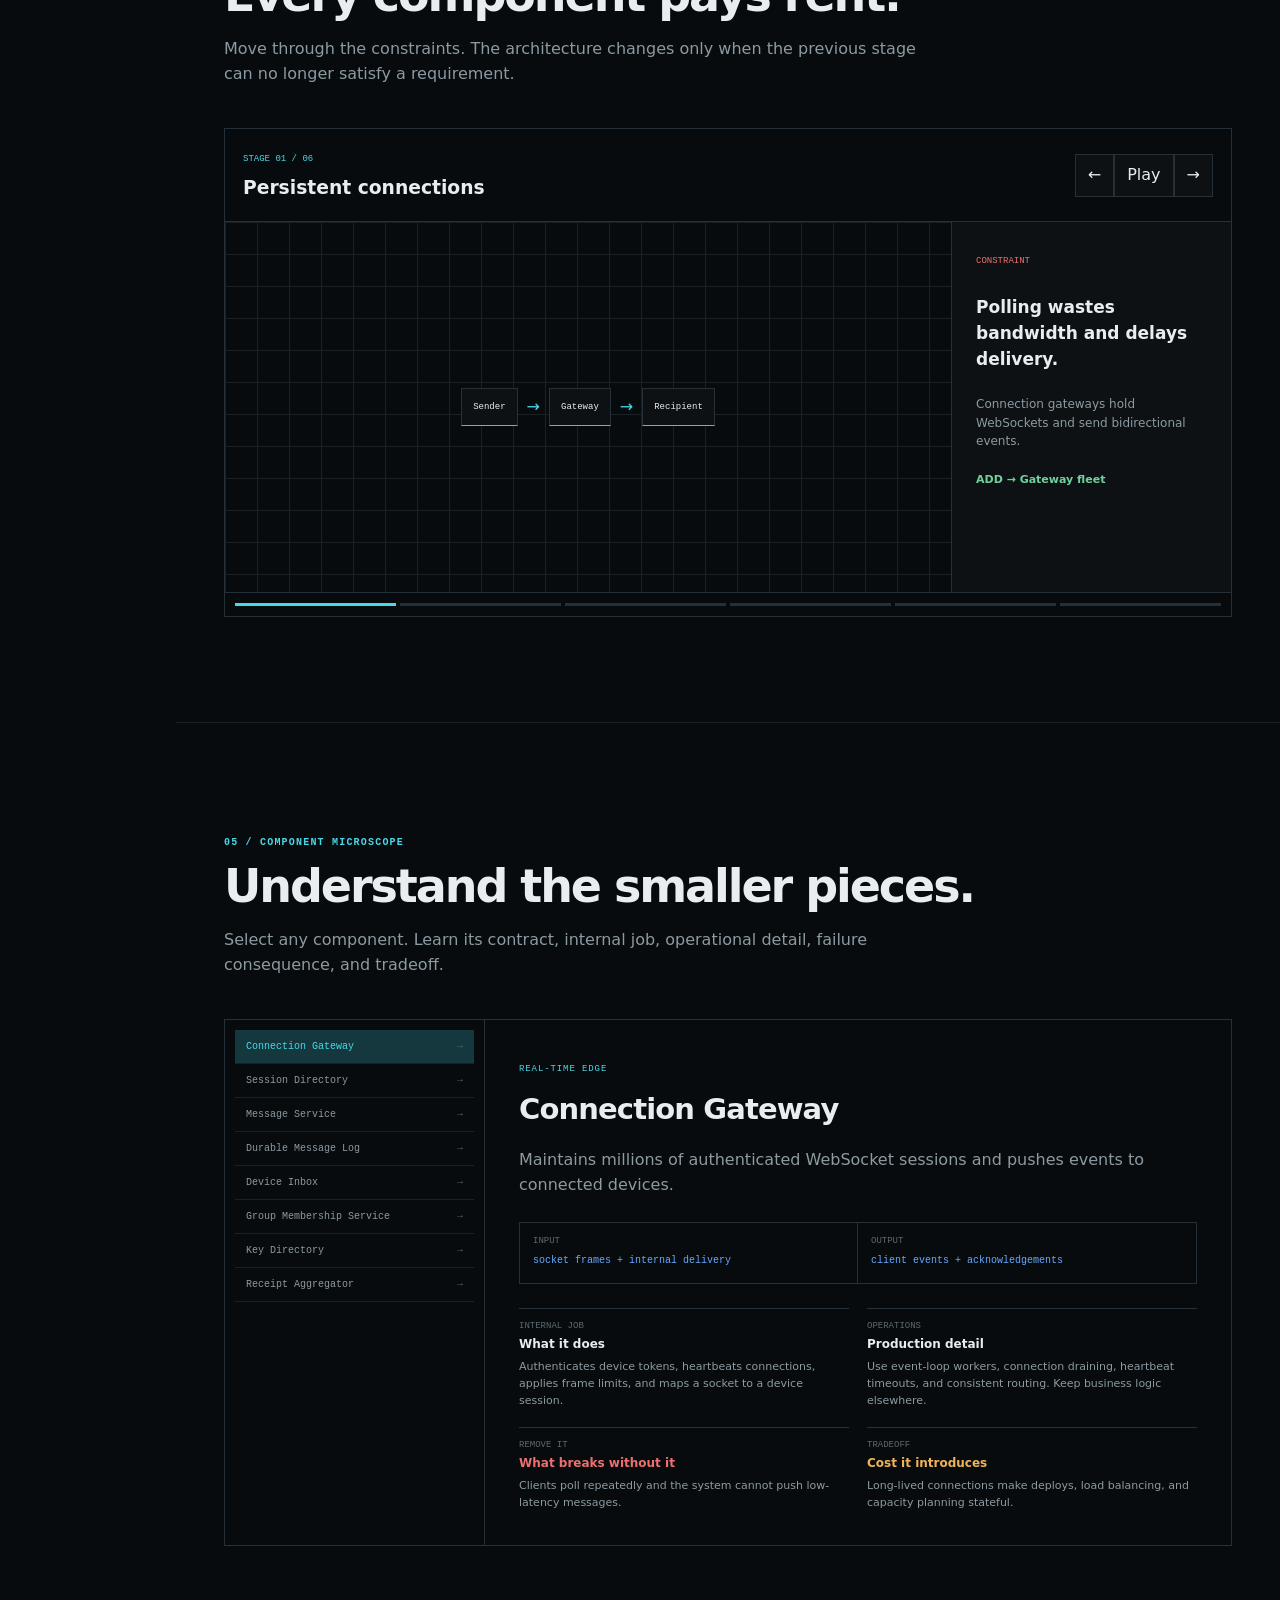
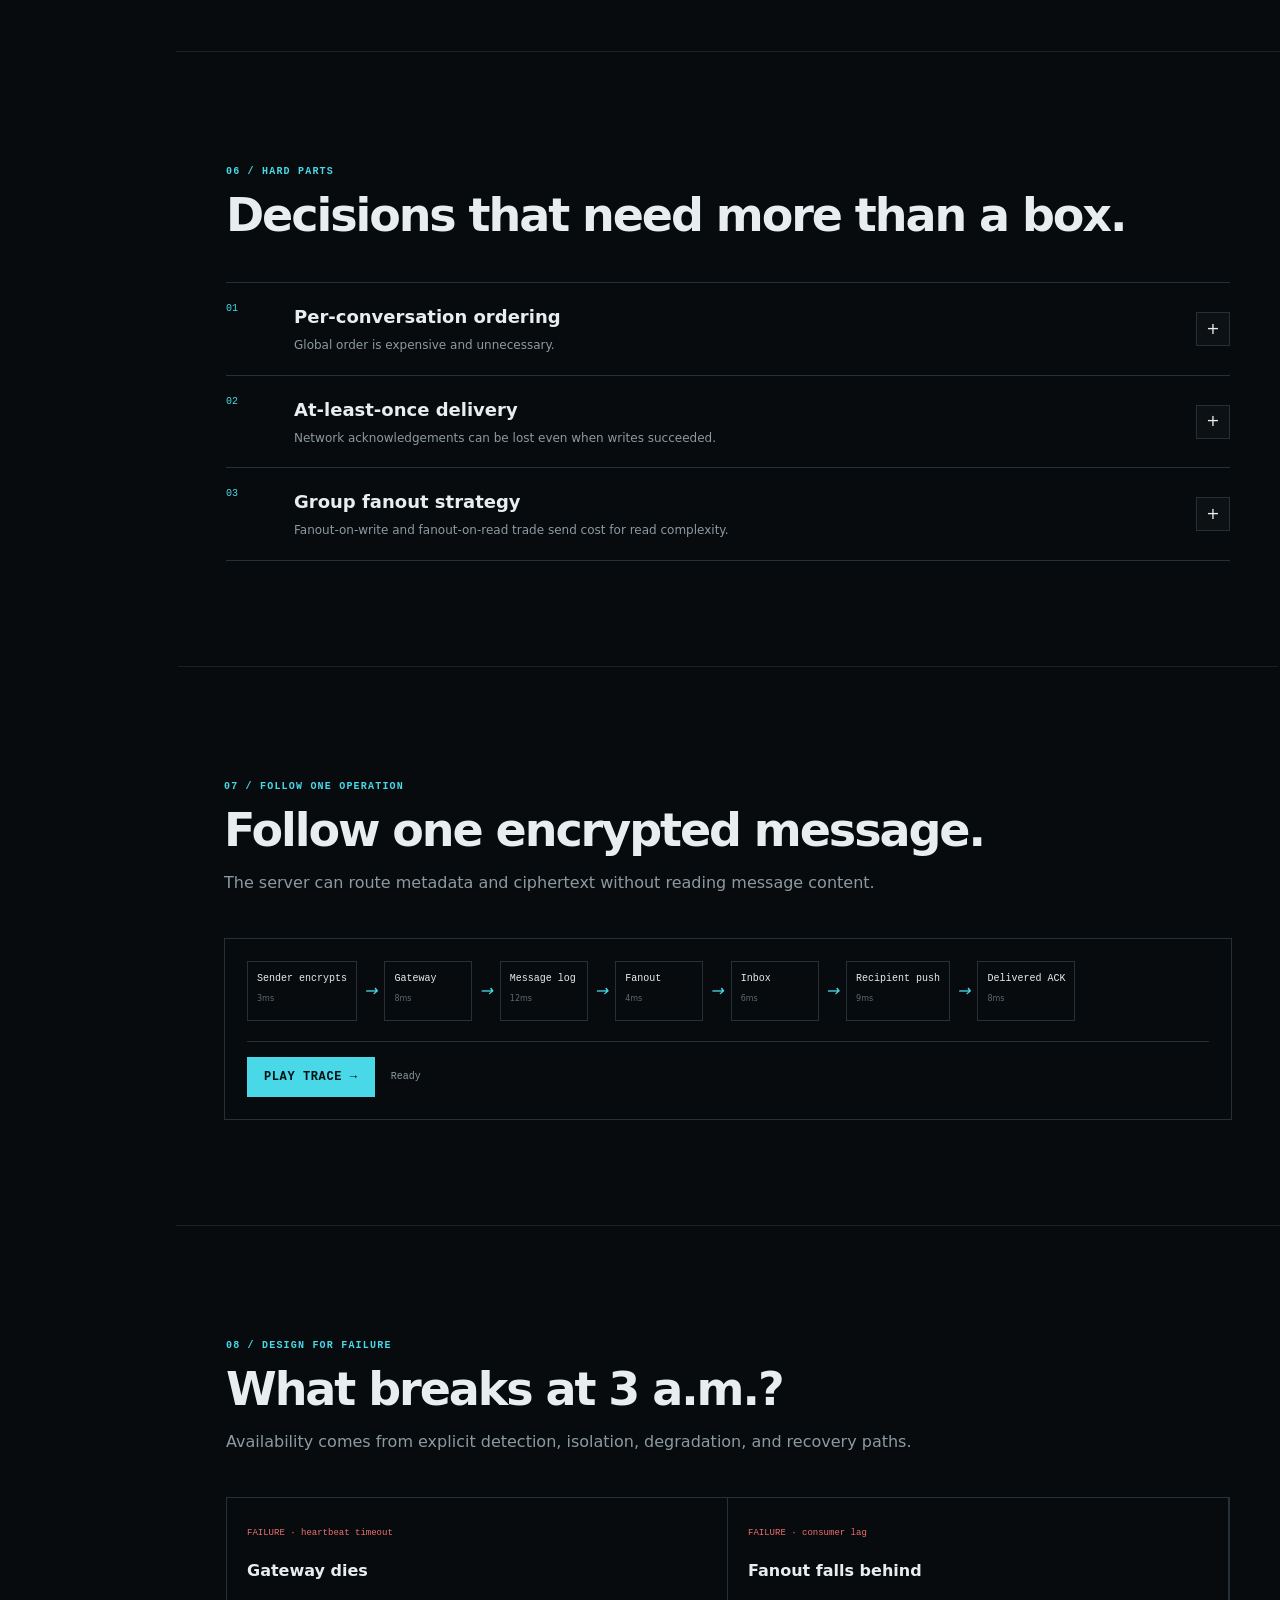
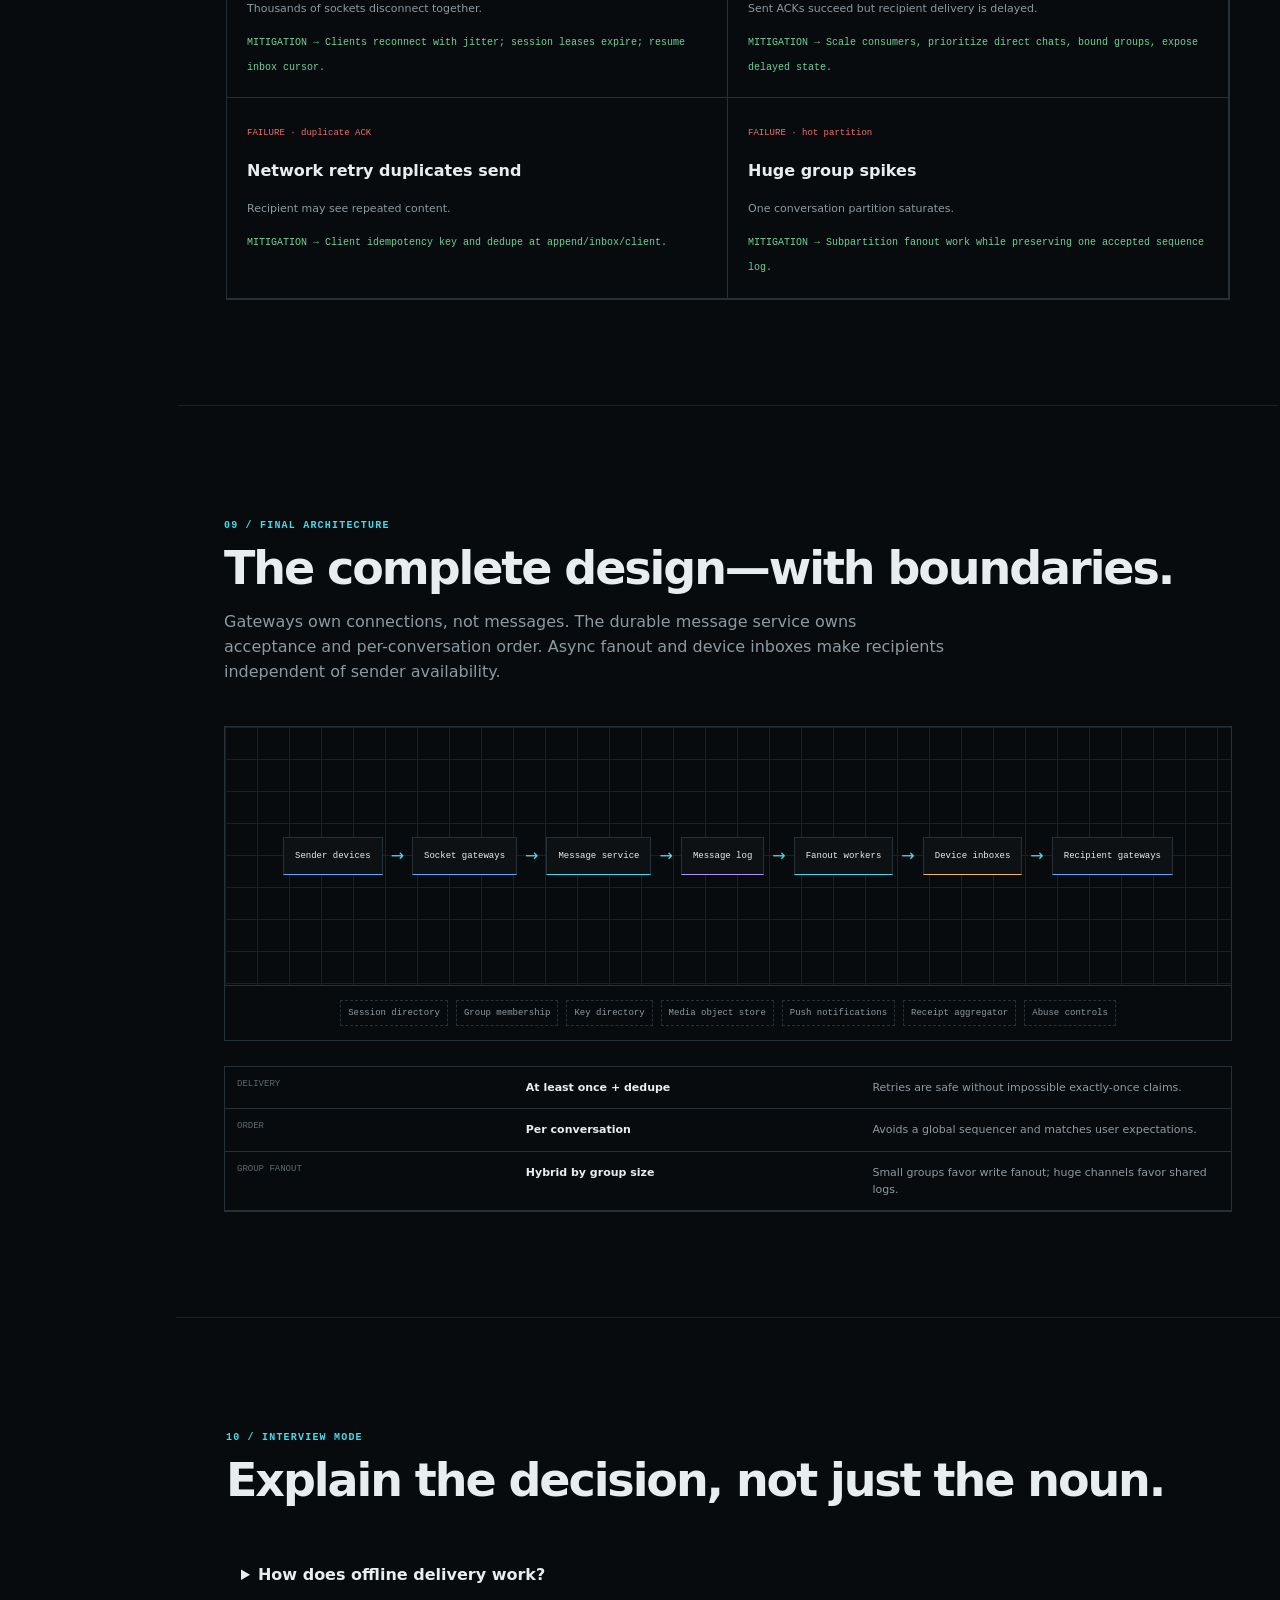
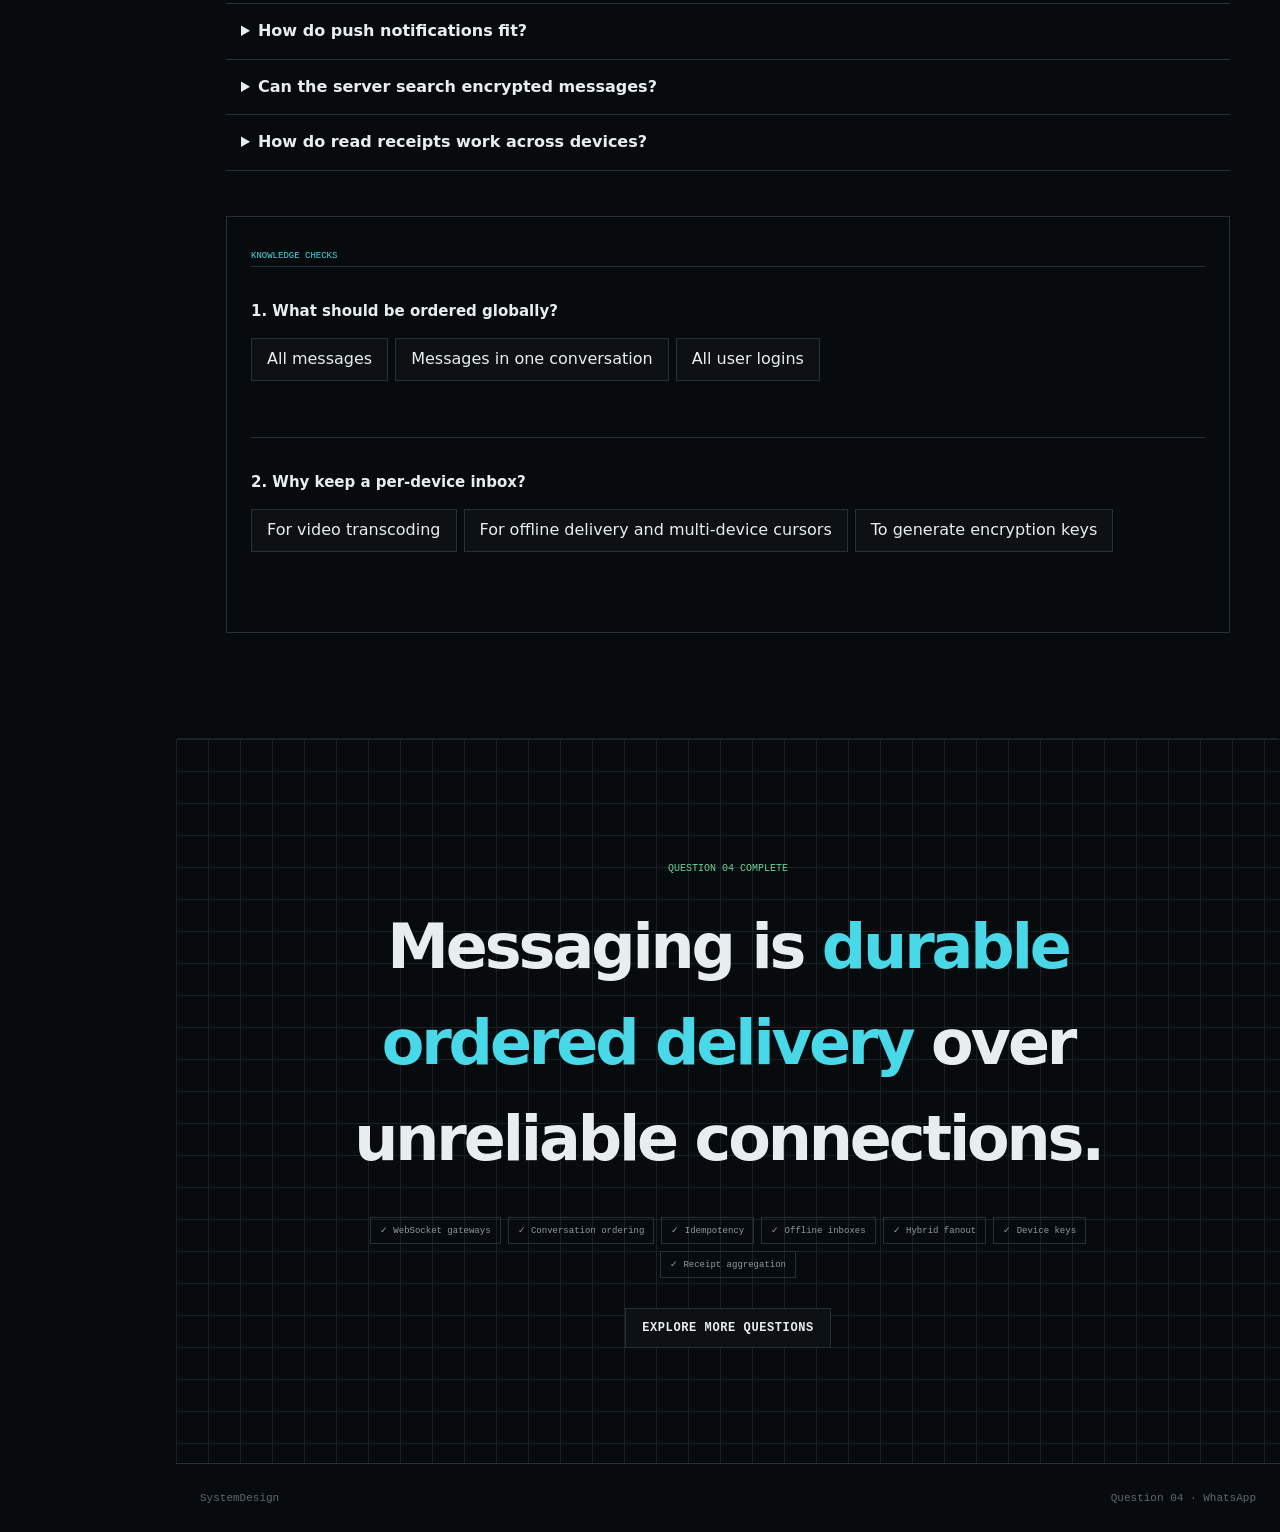
<file: questions/whatsapp.html>
<!doctype html><html lang="en"><head><meta charset="utf-8"><meta name="viewport" content="width=device-width,initial-scale=1"><meta name="description" content="Interactive system design lesson: Design WhatsApp."><meta name="theme-color" content="#080b0d"><meta property="og:type" content="article"><meta property="og:title" content="04 · Design WhatsApp — SystemDesign"><meta property="og:description" content="Interactive system design lesson: Design WhatsApp."><meta property="og:url" content="https://prathmesh333.github.io/SystemDesign/questions/whatsapp.html"><link rel="canonical" href="https://prathmesh333.github.io/SystemDesign/questions/whatsapp.html"><link rel="manifest" href="../site.webmanifest"><title>04 · Design WhatsApp — SystemDesign</title><link rel="stylesheet" href="../css/global.css"><link rel="stylesheet" href="../css/detailed-question.css"></head><body class="detail-body" data-question="whatsapp">
<header class="site-header"><a class="brand" href="../index.html"><span class="brand-mark">SD</span><span>SystemDesign</span></a><div class="detail-header-state"><i></i><span>Question 04 · Detailed lesson</span></div><a class="exit-link" href="../index.html">All questions ×</a></header>
<aside class="detail-rail"><span>LESSON MAP</span><a href="#overview"><b>01</b>Problem</a><a href="#requirements"><b>02</b>Requirements</a><a href="#estimate"><b>03</b>Scale</a><a href="#naive"><b>04</b>Naive design</a><a href="#evolution"><b>05</b>Evolution</a><a href="#components"><b>06</b>Components</a><a href="#deep-dives"><b>07</b>Deep dives</a><a href="#trace"><b>08</b>Request path</a><a href="#failures"><b>09</b>Failures</a><a href="#final"><b>10</b>Final design</a><a href="#interview"><b>11</b>Interview</a></aside>
<main class="detail-main">
<section id="overview" class="detail-hero grid-surface observe"><div class="overline" id="hero-overline"></div><h1 id="hero-title"></h1><blockquote id="hero-prompt"></blockquote><div class="detail-meta" id="hero-meta"></div></section>
<section id="requirements" class="detail-section observe"><header class="detail-chapter"><span>01 / DEFINE SUCCESS</span><h2>Requirements shape the system.</h2><p id="requirements-note"></p></header><div class="req-grid"><div><h3>Functional requirements</h3><ul id="functional-list"></ul></div><div><h3>Non-functional requirements</h3><ul id="nonfunctional-list"></ul></div></div><div class="scale-table" id="assumptions"></div></section>
<section id="estimate" class="detail-section observe"><header class="detail-chapter"><span>02 / ESTIMATE THE LOAD</span><h2>Turn product scale into machine work.</h2><p>Back-of-the-envelope math reveals orders of magnitude and likely bottlenecks. Refine with measurements later.</p></header><div class="estimation" id="estimation"></div><div class="formula-band" id="formula"></div></section>
<section id="naive" class="detail-section observe"><header class="detail-chapter"><span>03 / START SIMPLE</span><h2 id="naive-title"></h2><p id="naive-copy"></p></header><div class="naive-workbench"><div class="naive-flow grid-surface" id="naive-flow"></div><div class="naive-notes"><h3>Where it breaks</h3><ul class="break-list" id="break-list"></ul></div></div></section>
<section id="evolution" class="detail-section wide observe"><header class="detail-chapter"><span>04 / ARCHITECTURE EVOLUTION</span><h2>Every component pays rent.</h2><p>Move through the constraints. The architecture changes only when the previous stage can no longer satisfy a requirement.</p></header><div class="evo-shell"><div class="evo-top"><div><small id="evo-count"></small><h3 id="evo-title"></h3></div><div class="evo-buttons"><button id="evo-prev">←</button><button id="evo-play">Play</button><button id="evo-next">→</button></div></div><div class="evo-body"><div id="evo-canvas" class="evo-canvas grid-surface"></div><aside class="evo-reason"><span>CONSTRAINT</span><h4 id="evo-problem"></h4><p id="evo-explain"></p><b id="evo-solution"></b></aside></div><div id="evo-dots" class="evo-dots"></div></div></section>
<section id="components" class="detail-section wide observe"><header class="detail-chapter"><span>05 / COMPONENT MICROSCOPE</span><h2>Understand the smaller pieces.</h2><p>Select any component. Learn its contract, internal job, operational detail, failure consequence, and tradeoff.</p></header><div class="microscope"><div id="component-index" class="component-index"></div><article id="component-detail" class="component-detail"></article></div></section>
<section id="deep-dives" class="detail-section observe"><header class="detail-chapter"><span>06 / HARD PARTS</span><h2>Decisions that need more than a box.</h2></header><div id="deep-dive-list" class="deep-dive-list"></div></section>
<section id="trace" class="detail-section wide observe"><header class="detail-chapter"><span>07 / FOLLOW ONE OPERATION</span><h2 id="trace-title"></h2><p id="trace-copy"></p></header><div class="trace-shell"><div id="trace-line" class="trace-line"></div><div class="trace-control"><button id="trace-play" class="button primary">Play trace →</button><span id="trace-status">Ready</span></div></div></section>
<section id="failures" class="detail-section observe"><header class="detail-chapter"><span>08 / DESIGN FOR FAILURE</span><h2>What breaks at 3 a.m.?</h2><p>Availability comes from explicit detection, isolation, degradation, and recovery paths.</p></header><div id="failure-grid" class="failure-grid"></div></section>
<section id="final" class="detail-section wide observe"><header class="detail-chapter"><span>09 / FINAL ARCHITECTURE</span><h2>The complete design—with boundaries.</h2><p id="final-copy"></p></header><div id="final-topology" class="final-topology grid-surface"></div><div id="final-support" class="final-support"></div><div id="tradeoffs" class="tradeoff-table"></div></section>
<section id="interview" class="detail-section observe"><header class="detail-chapter"><span>10 / INTERVIEW MODE</span><h2>Explain the decision, not just the noun.</h2></header><div id="interview-accordion" class="interview-accordion"></div><div class="multi-quiz"><small>KNOWLEDGE CHECKS</small><div id="quiz-list"></div></div></section>
<section id="complete" class="detail-complete grid-surface"><span id="complete-label"></span><h2 id="complete-title"></h2><div id="takeaways" class="takeaways"></div><a class="button secondary" href="../index.html">Explore more questions</a></section>
<footer><span>SystemDesign</span><span id="footer-question"></span></footer></main>
<script src="../js/questions/question-data.js"></script><script src="../js/questions/detailed-question.js"></script></body></html>
</file>
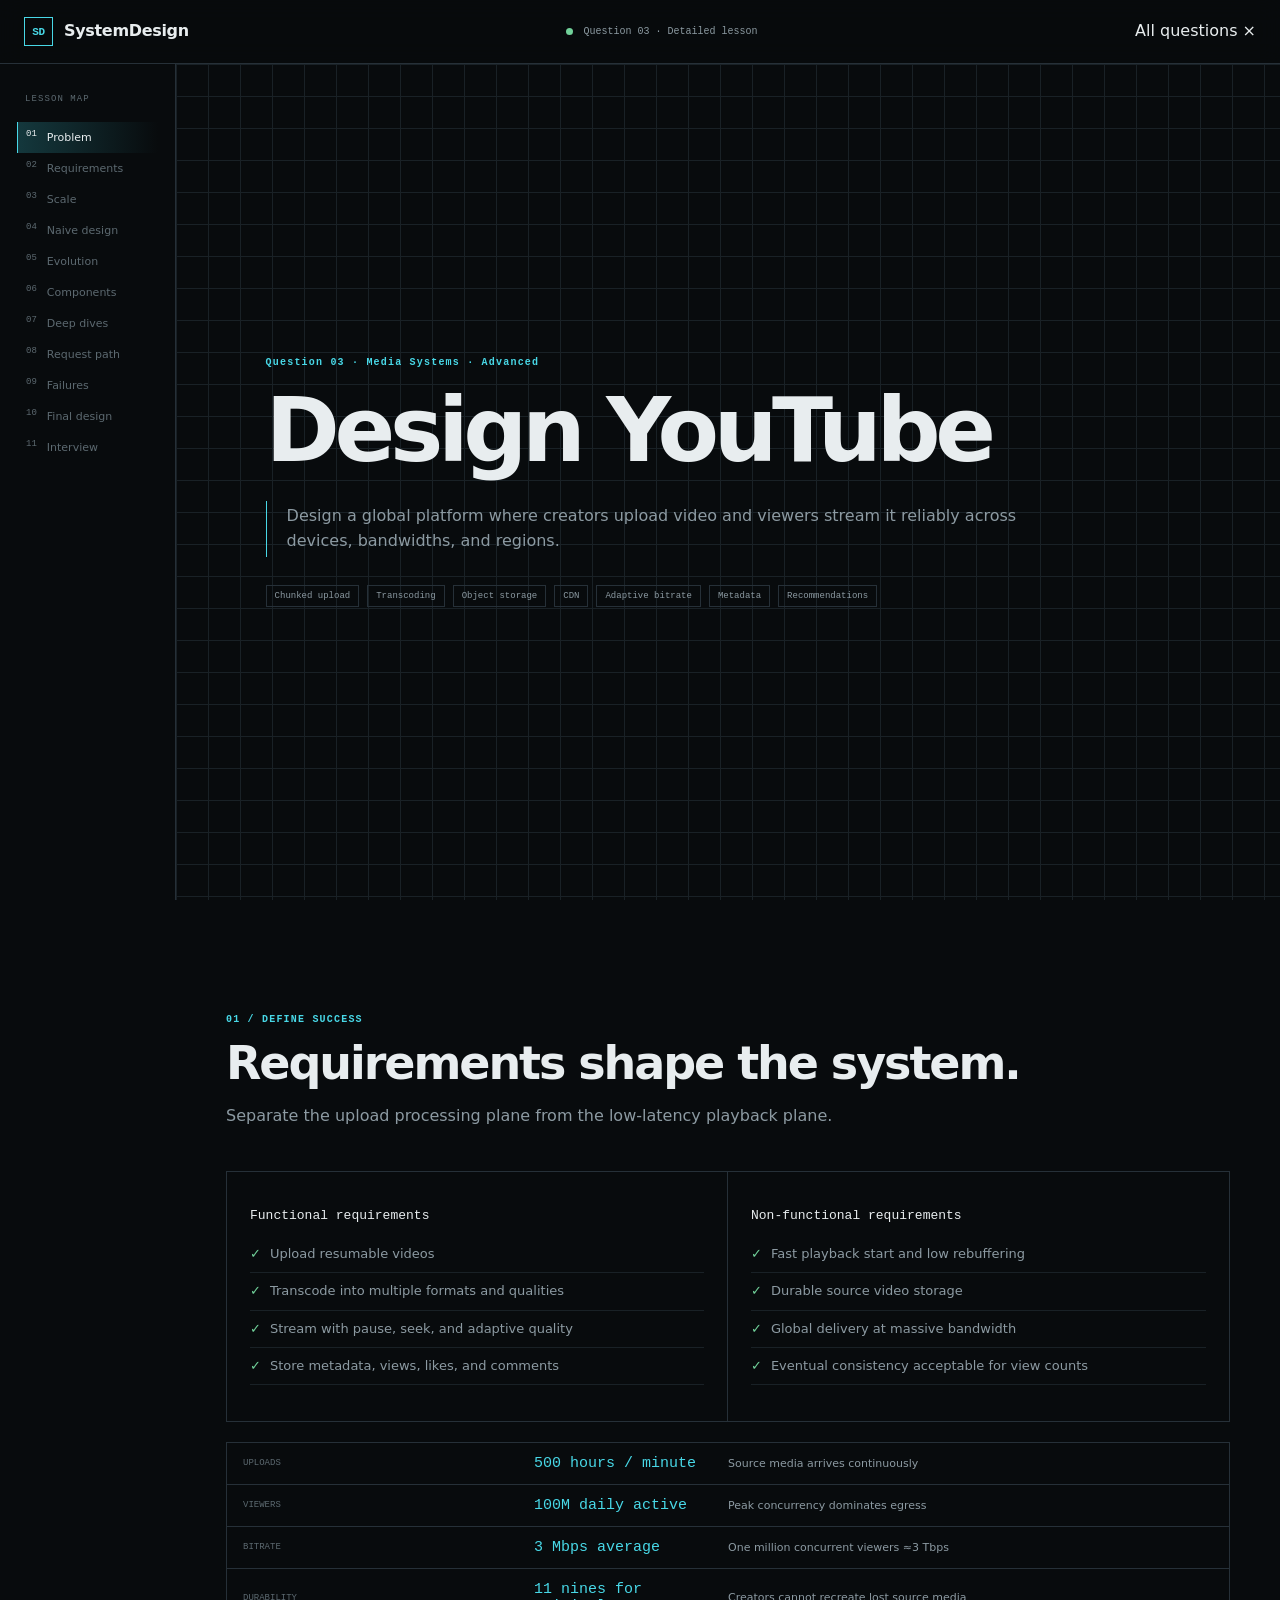
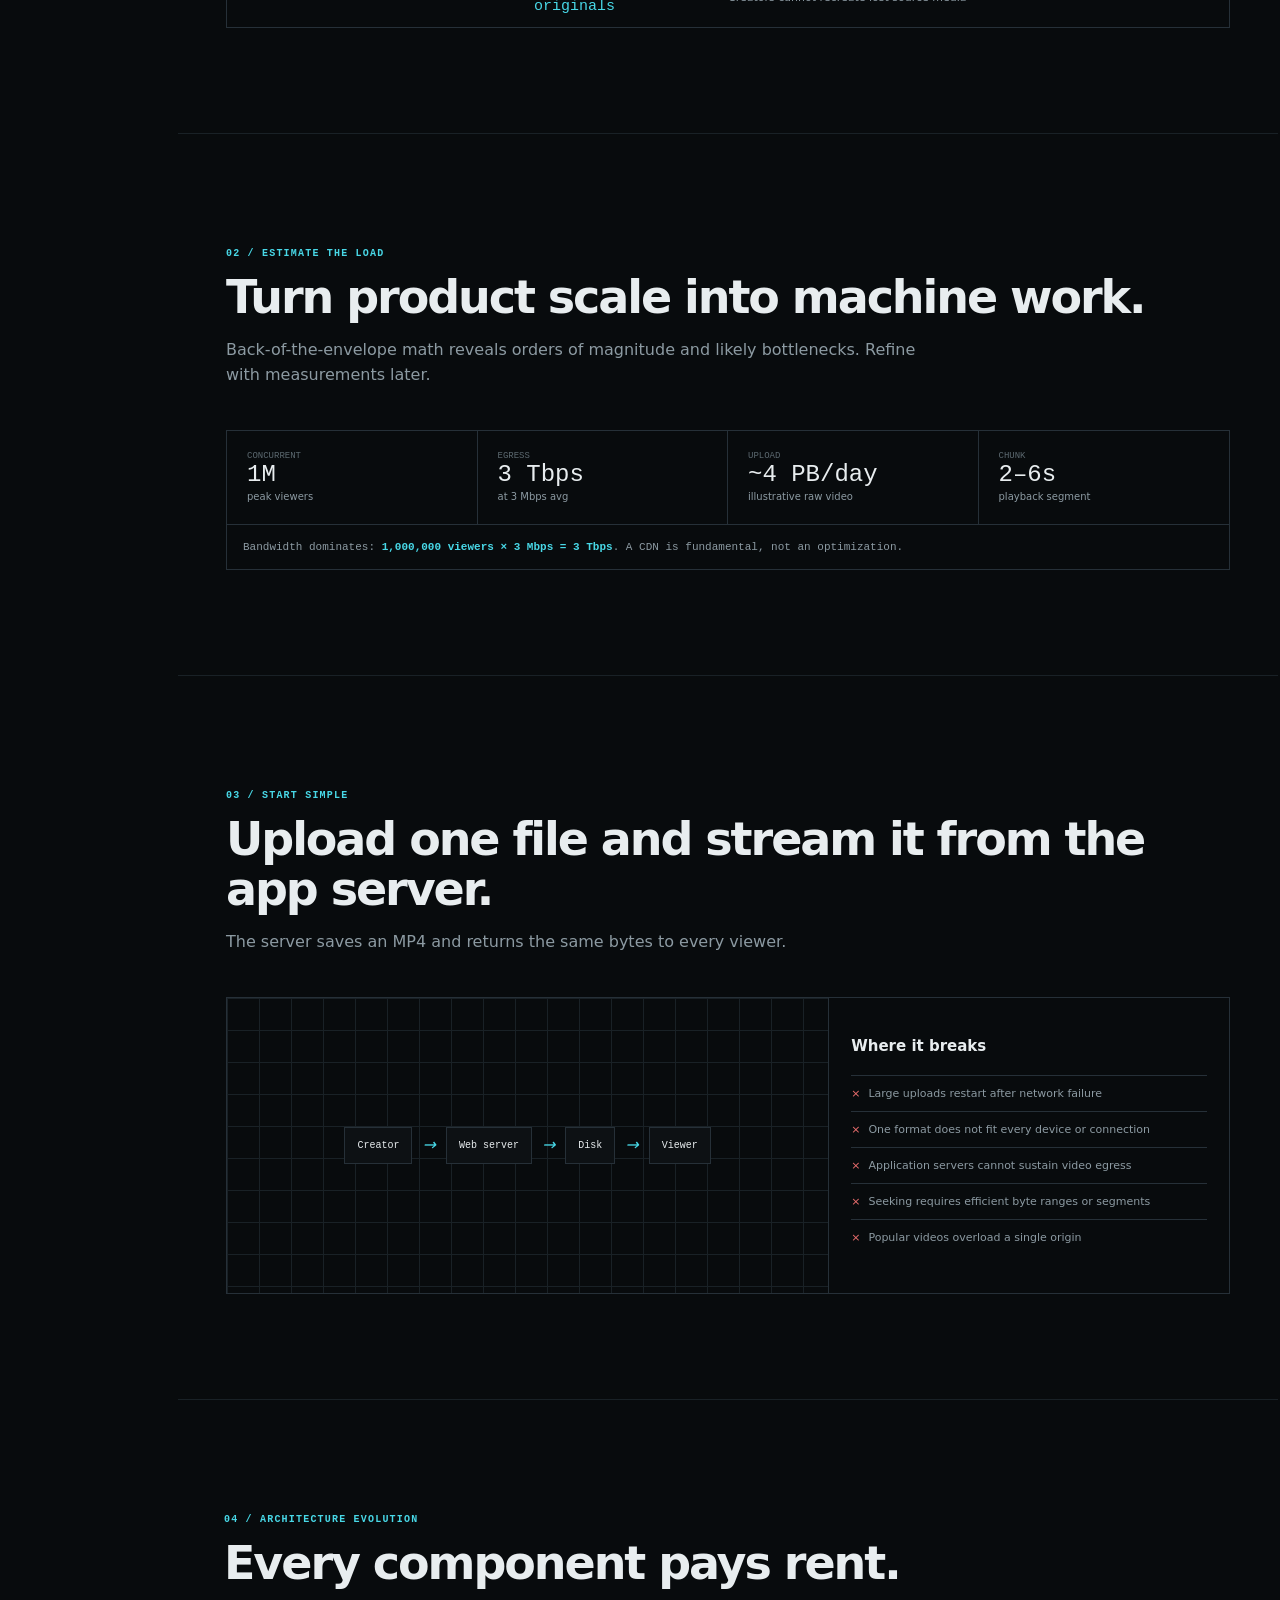
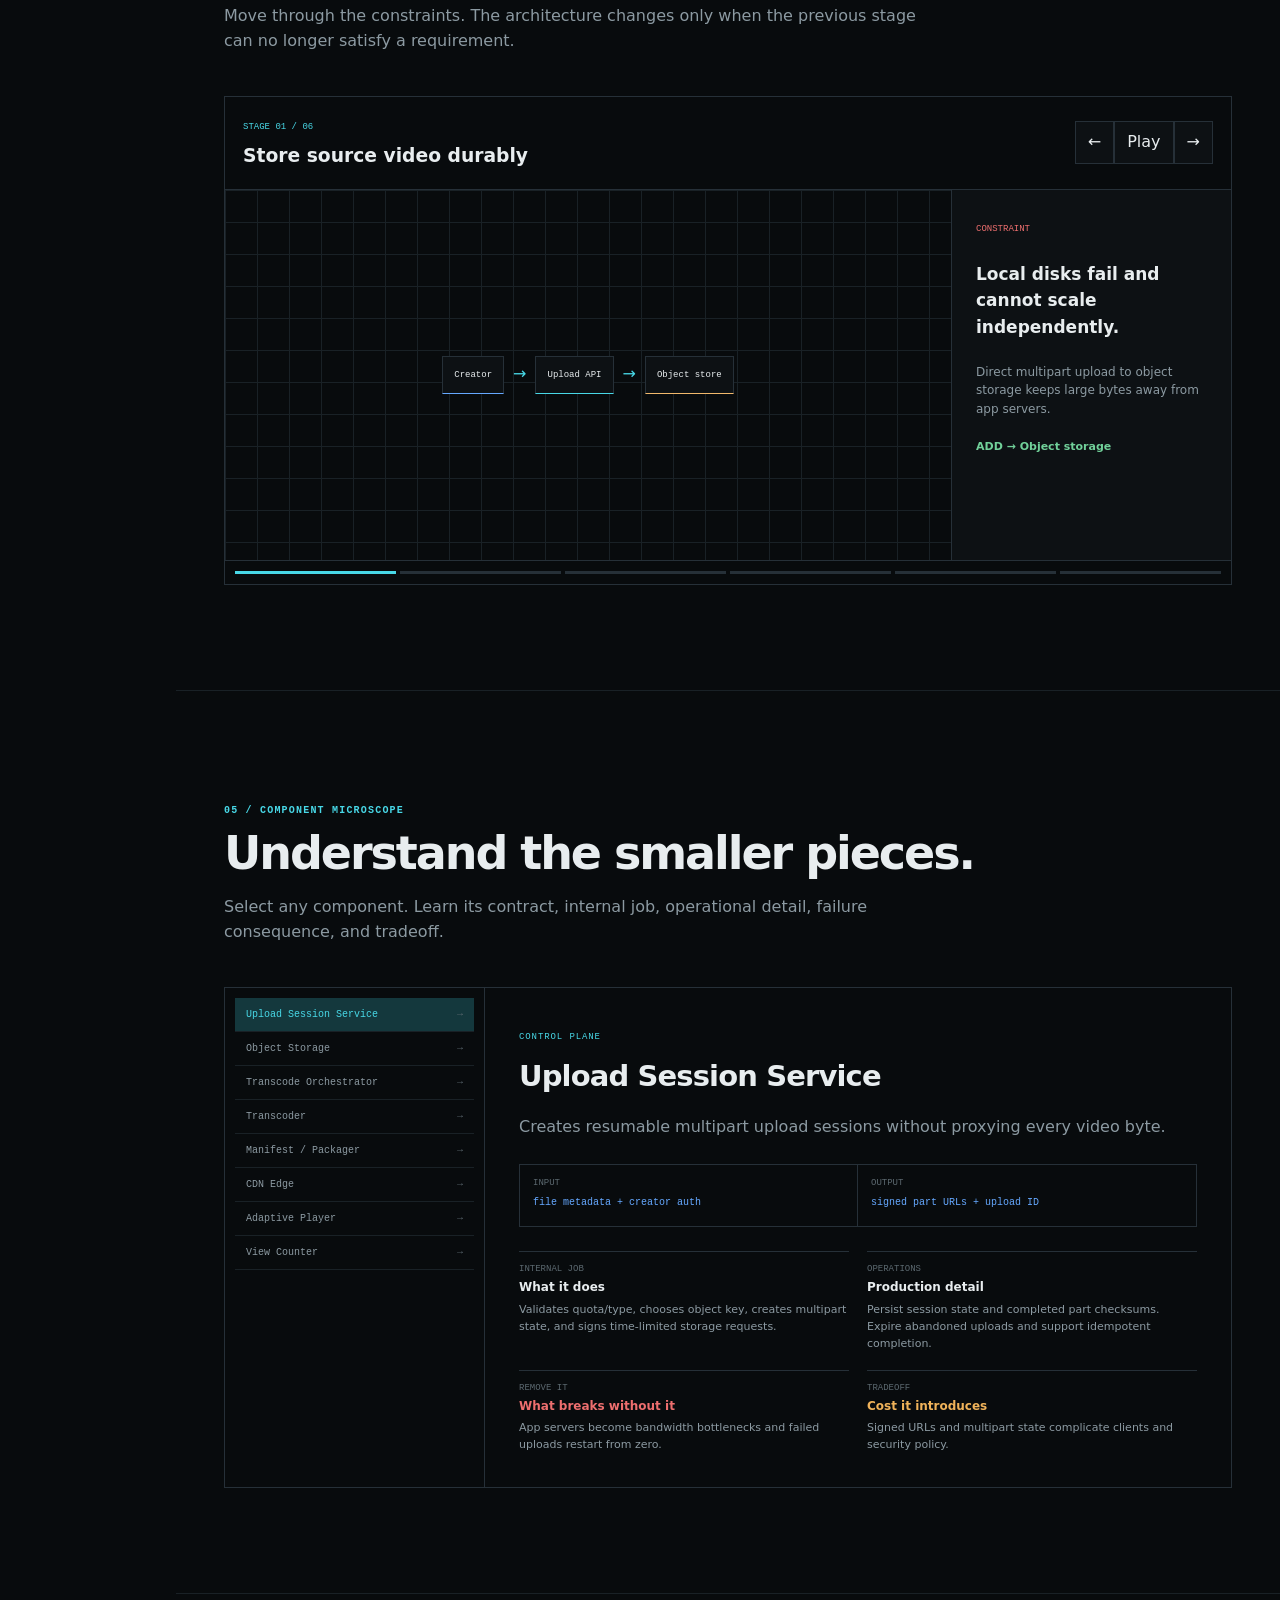
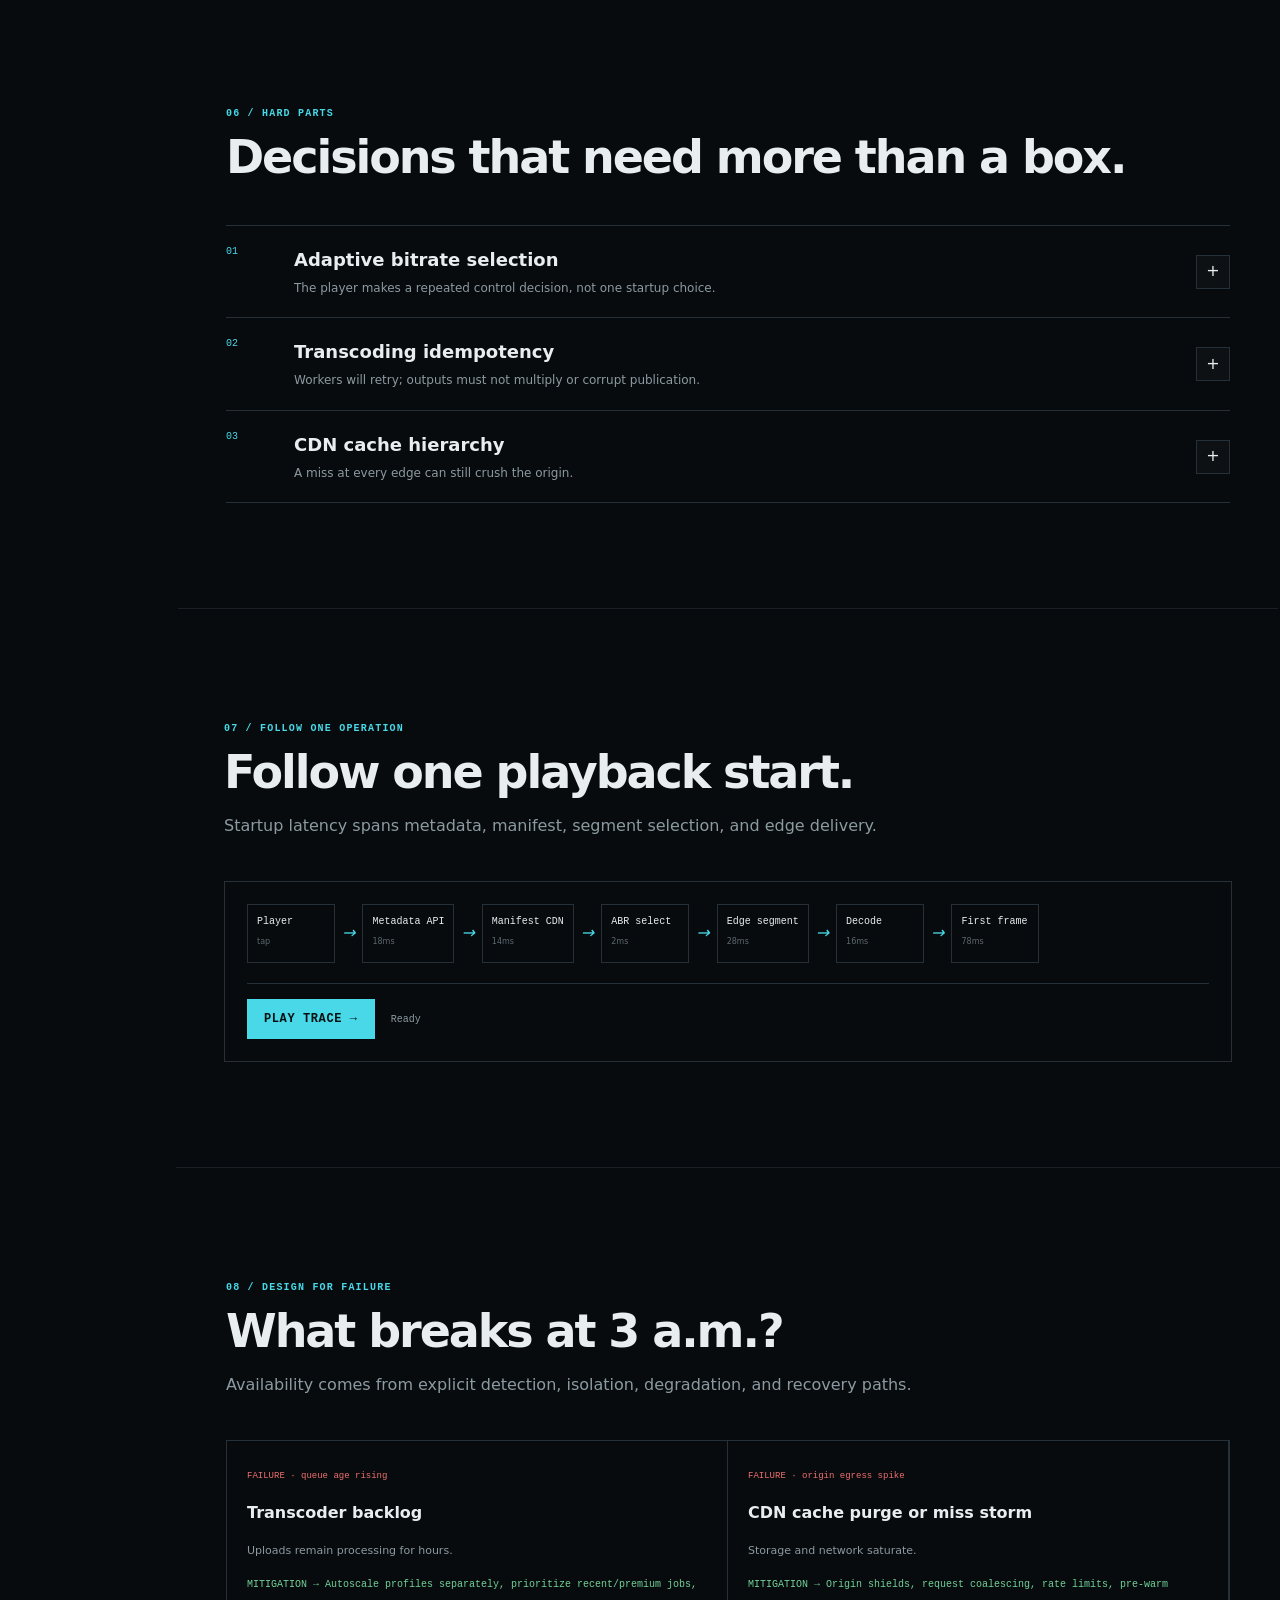
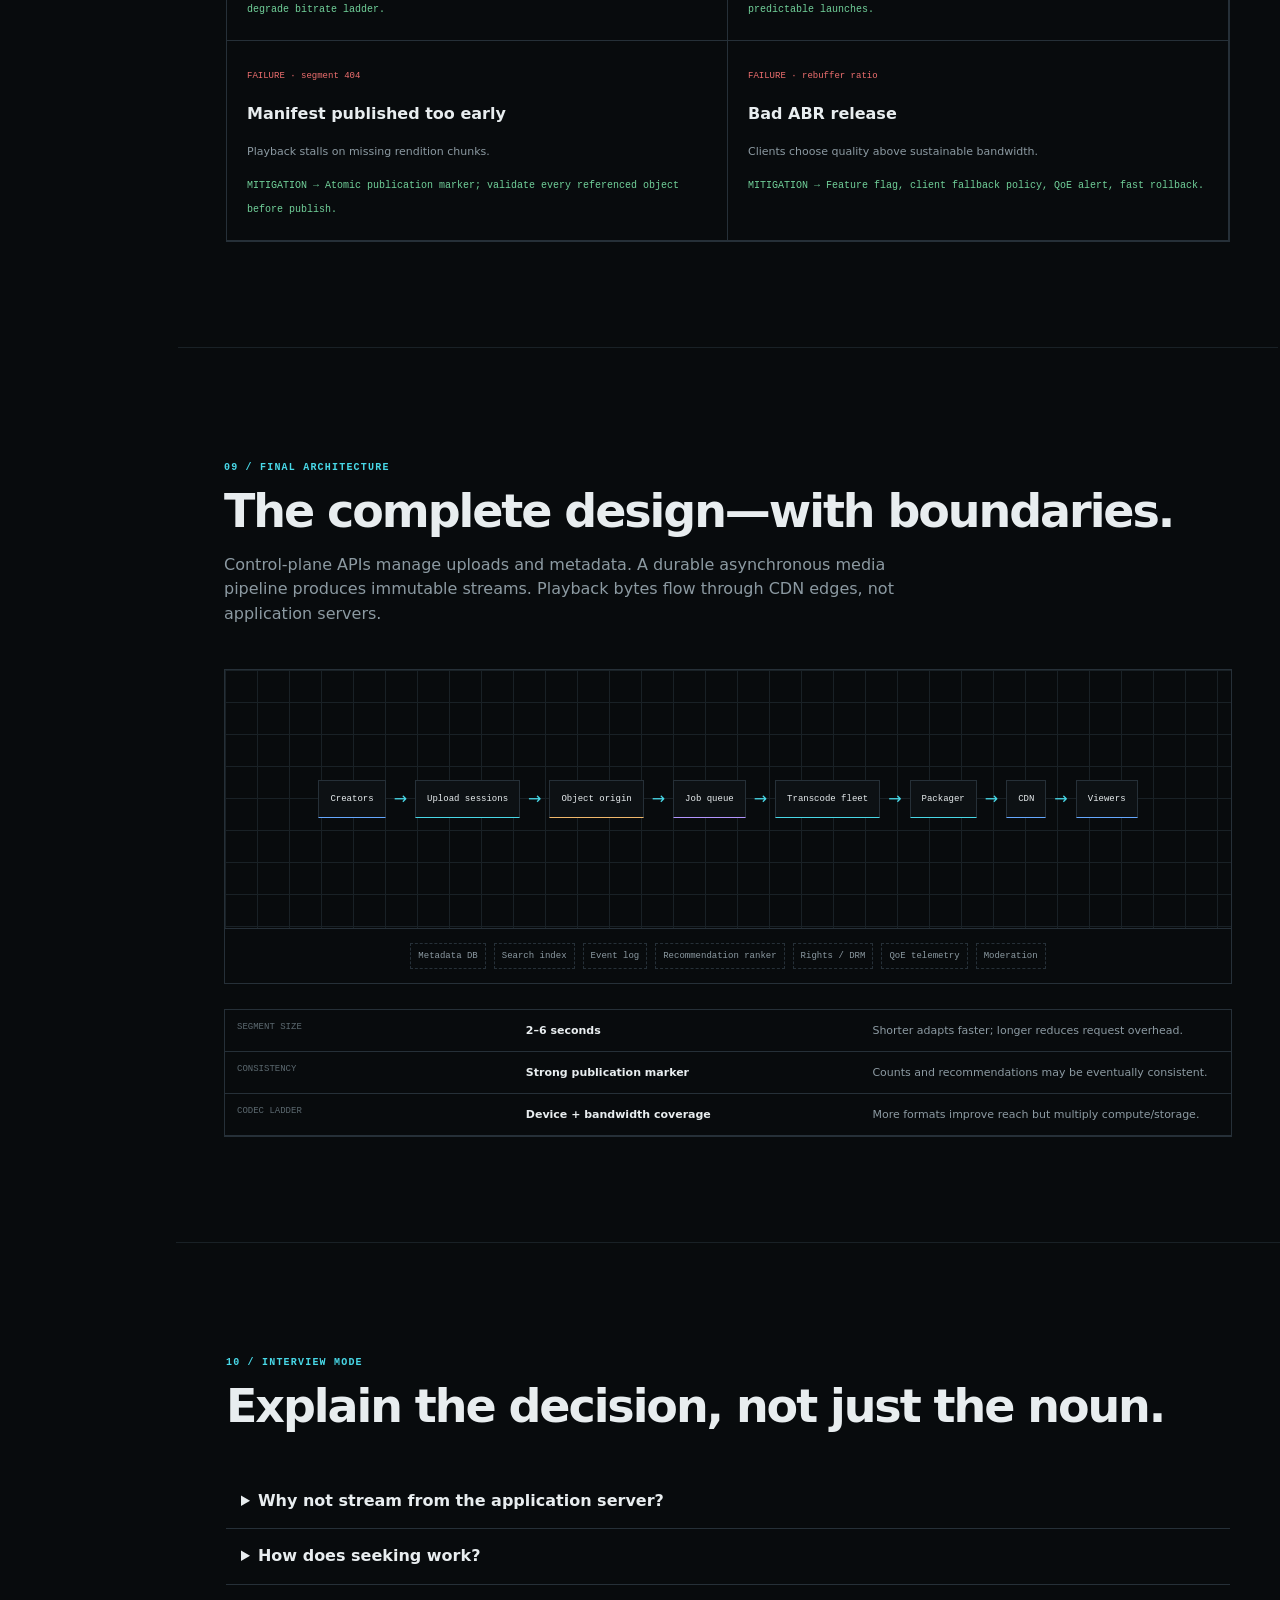
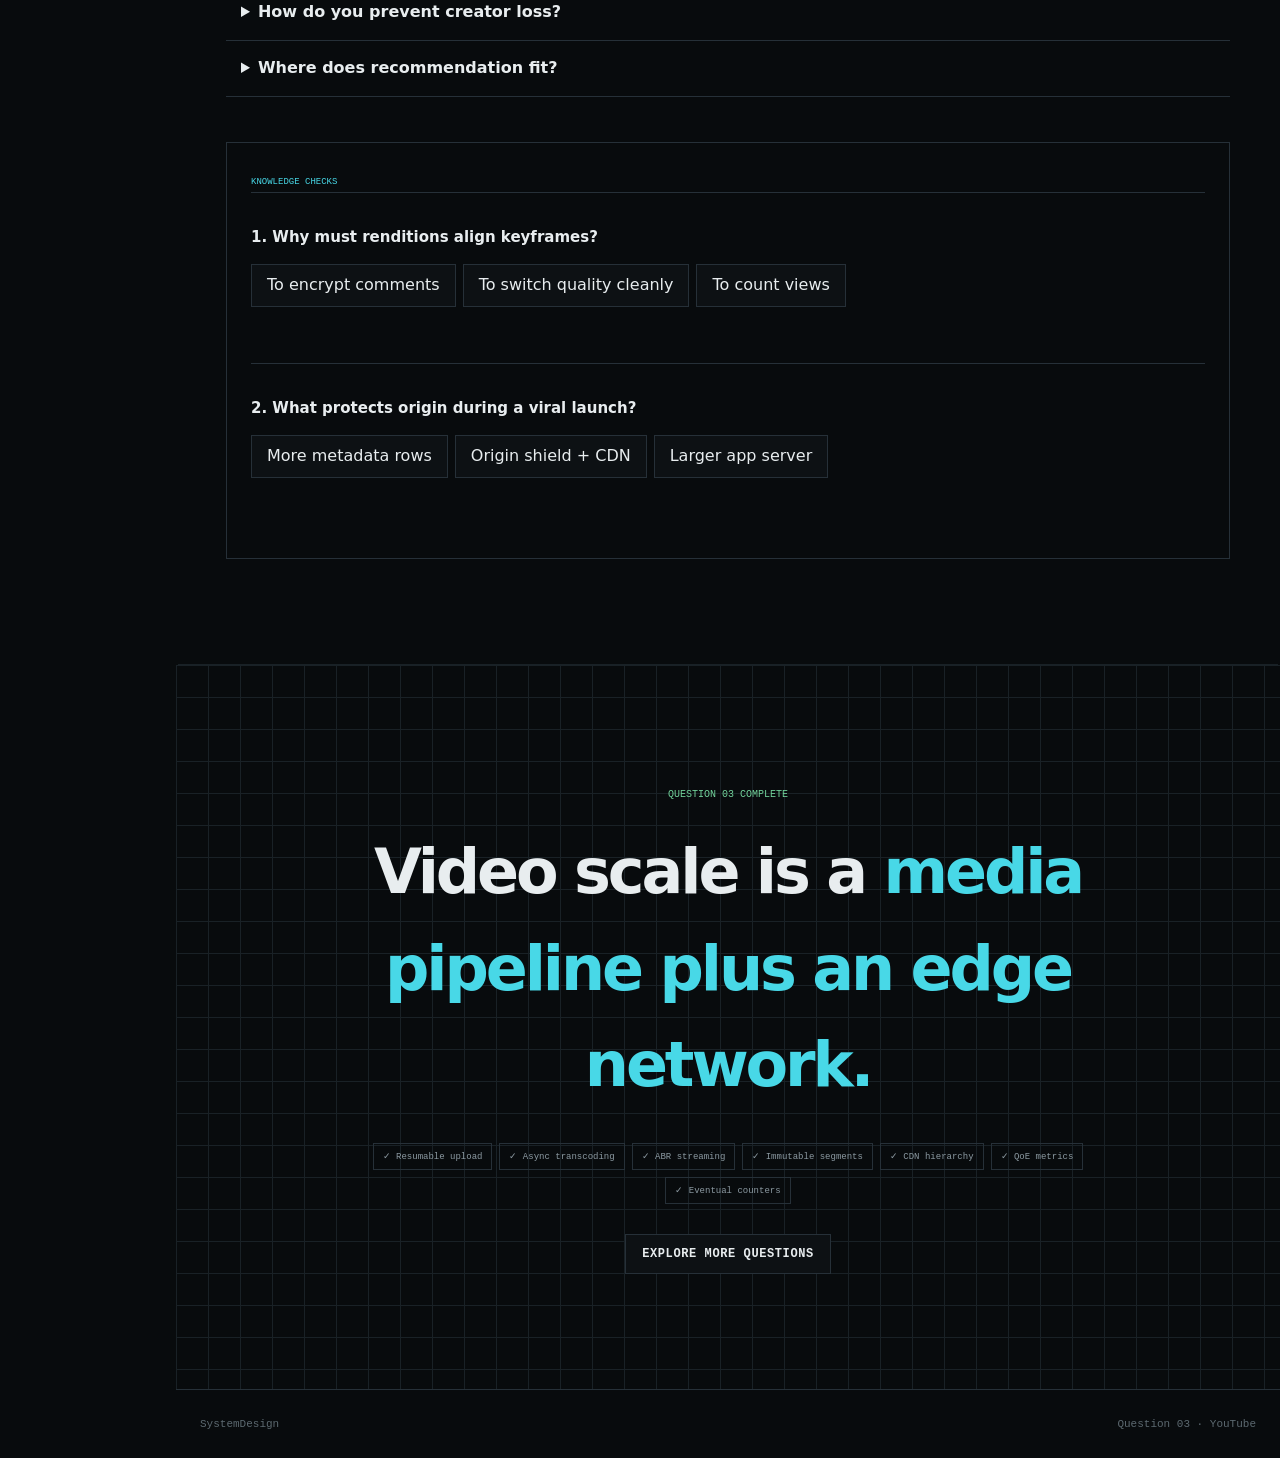
<file: questions/youtube.html>
<!doctype html><html lang="en"><head><meta charset="utf-8"><meta name="viewport" content="width=device-width,initial-scale=1"><meta name="description" content="Interactive system design lesson: Design YouTube."><meta name="theme-color" content="#080b0d"><meta property="og:type" content="article"><meta property="og:title" content="03 · Design YouTube — SystemDesign"><meta property="og:description" content="Interactive system design lesson: Design YouTube."><meta property="og:url" content="https://prathmesh333.github.io/SystemDesign/questions/youtube.html"><link rel="canonical" href="https://prathmesh333.github.io/SystemDesign/questions/youtube.html"><link rel="manifest" href="../site.webmanifest"><title>03 · Design YouTube — SystemDesign</title><link rel="stylesheet" href="../css/global.css"><link rel="stylesheet" href="../css/detailed-question.css"></head><body class="detail-body" data-question="youtube">
<header class="site-header"><a class="brand" href="../index.html"><span class="brand-mark">SD</span><span>SystemDesign</span></a><div class="detail-header-state"><i></i><span>Question 03 · Detailed lesson</span></div><a class="exit-link" href="../index.html">All questions ×</a></header>
<aside class="detail-rail"><span>LESSON MAP</span><a href="#overview"><b>01</b>Problem</a><a href="#requirements"><b>02</b>Requirements</a><a href="#estimate"><b>03</b>Scale</a><a href="#naive"><b>04</b>Naive design</a><a href="#evolution"><b>05</b>Evolution</a><a href="#components"><b>06</b>Components</a><a href="#deep-dives"><b>07</b>Deep dives</a><a href="#trace"><b>08</b>Request path</a><a href="#failures"><b>09</b>Failures</a><a href="#final"><b>10</b>Final design</a><a href="#interview"><b>11</b>Interview</a></aside>
<main class="detail-main">
<section id="overview" class="detail-hero grid-surface observe"><div class="overline" id="hero-overline"></div><h1 id="hero-title"></h1><blockquote id="hero-prompt"></blockquote><div class="detail-meta" id="hero-meta"></div></section>
<section id="requirements" class="detail-section observe"><header class="detail-chapter"><span>01 / DEFINE SUCCESS</span><h2>Requirements shape the system.</h2><p id="requirements-note"></p></header><div class="req-grid"><div><h3>Functional requirements</h3><ul id="functional-list"></ul></div><div><h3>Non-functional requirements</h3><ul id="nonfunctional-list"></ul></div></div><div class="scale-table" id="assumptions"></div></section>
<section id="estimate" class="detail-section observe"><header class="detail-chapter"><span>02 / ESTIMATE THE LOAD</span><h2>Turn product scale into machine work.</h2><p>Back-of-the-envelope math reveals orders of magnitude and likely bottlenecks. Refine with measurements later.</p></header><div class="estimation" id="estimation"></div><div class="formula-band" id="formula"></div></section>
<section id="naive" class="detail-section observe"><header class="detail-chapter"><span>03 / START SIMPLE</span><h2 id="naive-title"></h2><p id="naive-copy"></p></header><div class="naive-workbench"><div class="naive-flow grid-surface" id="naive-flow"></div><div class="naive-notes"><h3>Where it breaks</h3><ul class="break-list" id="break-list"></ul></div></div></section>
<section id="evolution" class="detail-section wide observe"><header class="detail-chapter"><span>04 / ARCHITECTURE EVOLUTION</span><h2>Every component pays rent.</h2><p>Move through the constraints. The architecture changes only when the previous stage can no longer satisfy a requirement.</p></header><div class="evo-shell"><div class="evo-top"><div><small id="evo-count"></small><h3 id="evo-title"></h3></div><div class="evo-buttons"><button id="evo-prev">←</button><button id="evo-play">Play</button><button id="evo-next">→</button></div></div><div class="evo-body"><div id="evo-canvas" class="evo-canvas grid-surface"></div><aside class="evo-reason"><span>CONSTRAINT</span><h4 id="evo-problem"></h4><p id="evo-explain"></p><b id="evo-solution"></b></aside></div><div id="evo-dots" class="evo-dots"></div></div></section>
<section id="components" class="detail-section wide observe"><header class="detail-chapter"><span>05 / COMPONENT MICROSCOPE</span><h2>Understand the smaller pieces.</h2><p>Select any component. Learn its contract, internal job, operational detail, failure consequence, and tradeoff.</p></header><div class="microscope"><div id="component-index" class="component-index"></div><article id="component-detail" class="component-detail"></article></div></section>
<section id="deep-dives" class="detail-section observe"><header class="detail-chapter"><span>06 / HARD PARTS</span><h2>Decisions that need more than a box.</h2></header><div id="deep-dive-list" class="deep-dive-list"></div></section>
<section id="trace" class="detail-section wide observe"><header class="detail-chapter"><span>07 / FOLLOW ONE OPERATION</span><h2 id="trace-title"></h2><p id="trace-copy"></p></header><div class="trace-shell"><div id="trace-line" class="trace-line"></div><div class="trace-control"><button id="trace-play" class="button primary">Play trace →</button><span id="trace-status">Ready</span></div></div></section>
<section id="failures" class="detail-section observe"><header class="detail-chapter"><span>08 / DESIGN FOR FAILURE</span><h2>What breaks at 3 a.m.?</h2><p>Availability comes from explicit detection, isolation, degradation, and recovery paths.</p></header><div id="failure-grid" class="failure-grid"></div></section>
<section id="final" class="detail-section wide observe"><header class="detail-chapter"><span>09 / FINAL ARCHITECTURE</span><h2>The complete design—with boundaries.</h2><p id="final-copy"></p></header><div id="final-topology" class="final-topology grid-surface"></div><div id="final-support" class="final-support"></div><div id="tradeoffs" class="tradeoff-table"></div></section>
<section id="interview" class="detail-section observe"><header class="detail-chapter"><span>10 / INTERVIEW MODE</span><h2>Explain the decision, not just the noun.</h2></header><div id="interview-accordion" class="interview-accordion"></div><div class="multi-quiz"><small>KNOWLEDGE CHECKS</small><div id="quiz-list"></div></div></section>
<section id="complete" class="detail-complete grid-surface"><span id="complete-label"></span><h2 id="complete-title"></h2><div id="takeaways" class="takeaways"></div><a class="button secondary" href="../index.html">Explore more questions</a></section>
<footer><span>SystemDesign</span><span id="footer-question"></span></footer></main>
<script src="../js/questions/question-data.js"></script><script src="../js/questions/detailed-question.js"></script></body></html>
</file>
<file: css/global.css>
:root{--void:#080b0d;--deck:#0d1114;--panel:#11171b;--raised:#161d21;--line:#263038;--line-soft:#192126;--ink:#e8edef;--muted:#8c9aa2;--faint:#5c6970;--signal:#48d8e7;--signal-dim:#14383d;--good:#71d19a;--warn:#f0b35a;--bad:#ee6f6f;--network:#65a8ff;--model:#b395ff;--storage:#f1b86b;--monitor:#68cfa0;--radius:6px;--sans:Inter,ui-sans-serif,system-ui,-apple-system,"Segoe UI",sans-serif;--mono:"SFMono-Regular",Consolas,"Liberation Mono",monospace}
*{box-sizing:border-box}html{scroll-behavior:smooth;background:var(--void)}body{margin:0;color:var(--ink);background:var(--void);font-family:var(--sans);line-height:1.55}a{color:inherit;text-decoration:none}button,input{font:inherit}button{color:inherit}.site-header{height:64px;padding:0 max(24px,calc((100vw - 1240px)/2));display:flex;align-items:center;justify-content:space-between;border-bottom:1px solid var(--line);background:rgba(8,11,13,.92);backdrop-filter:blur(12px);position:sticky;top:0;z-index:50}.brand{display:flex;align-items:center;gap:11px;font-weight:680;letter-spacing:-.02em}.brand-mark{display:grid;place-items:center;width:29px;height:29px;border:1px solid var(--signal);color:var(--signal);font:700 11px var(--mono)}nav{display:flex;gap:28px}nav a{font-size:13px;color:var(--muted)}nav a:hover,nav a.active{color:var(--ink)}.grid-surface{background-image:linear-gradient(var(--line-soft) 1px,transparent 1px),linear-gradient(90deg,var(--line-soft) 1px,transparent 1px);background-size:32px 32px}.home-hero{min-height:670px;padding:112px max(24px,calc((100vw - 1240px)/2));position:relative;overflow:hidden}.home-hero:after{content:"";position:absolute;inset:0;background:radial-gradient(circle at 70% 50%,rgba(72,216,231,.07),transparent 31%);pointer-events:none}.eyebrow,.section-index{font:600 11px var(--mono);letter-spacing:.12em;color:var(--signal);text-transform:uppercase}.home-hero h1{font-size:clamp(58px,8vw,108px);line-height:.93;letter-spacing:-.065em;margin:26px 0 30px;max-width:820px}.home-hero h1 span{color:transparent;-webkit-text-stroke:1px var(--muted)}.home-hero>p{font-size:18px;color:var(--muted);max-width:590px;margin:0 0 34px}.button{display:inline-flex;align-items:center;justify-content:space-between;gap:30px;padding:12px 16px;border:1px solid var(--line);font:600 12px var(--mono);text-transform:uppercase;letter-spacing:.05em;cursor:pointer;transition:.15s;background:var(--deck)}.button.primary{background:var(--signal);border-color:var(--signal);color:#041012}.button:hover{transform:translateY(-1px);border-color:var(--signal)}.hero-terminal{position:absolute;width:390px;right:max(24px,calc((100vw - 1240px)/2));bottom:80px;border:1px solid var(--line);background:rgba(13,17,20,.9);padding:13px 16px 18px;z-index:1}.terminal-dot{display:inline-block;width:6px;height:6px;border-radius:50%;background:var(--faint);margin-right:5px}.hero-terminal code{display:block;margin-top:20px;color:var(--muted);line-height:2;font-size:12px}.hero-terminal b,.hero-terminal em{color:var(--signal);font-style:normal}.hero-terminal i{color:var(--faint);font-style:normal;margin-right:12px}.home-section,.method-section{max-width:1240px;margin:auto;padding:100px 24px}.section-heading{display:flex;justify-content:space-between;align-items:end;margin-bottom:40px}.section-heading h2,.method-section h2{font-size:34px;letter-spacing:-.035em;margin:8px 0 0}.section-heading>p{color:var(--muted);font-size:13px}.question-row{border-top:1px solid var(--line);border-bottom:1px solid var(--line);padding:38px 0;display:grid;grid-template-columns:80px 1.7fr 1fr auto;align-items:center;gap:30px}.question-number{font:300 42px var(--mono);color:var(--faint)}.question-copy h3{font-size:25px;margin:8px 0;letter-spacing:-.025em}.question-copy p{color:var(--muted);margin:0 0 17px}.status{font:600 10px var(--mono);text-transform:uppercase;color:var(--good);letter-spacing:.08em}.status span{display:inline-block;width:6px;height:6px;background:var(--good);border-radius:50%;margin-right:7px}.tags{display:flex;gap:8px}.tags span{font:10px var(--mono);color:var(--muted);border:1px solid var(--line);padding:4px 7px}.question-path{display:flex;align-items:center;gap:7px;flex-wrap:wrap}.question-path span{border:1px solid var(--line);padding:6px 8px;font:10px var(--mono);color:var(--muted)}.question-path b{color:var(--signal);font-weight:400}.method-section{display:grid;grid-template-columns:1fr 1.5fr;gap:100px;border-top:1px solid var(--line)}.method-section ol{list-style:none;margin:0;padding:0}.method-section li{display:grid;grid-template-columns:45px 150px 1fr;padding:18px 0;border-bottom:1px solid var(--line)}.method-section li b{font:400 11px var(--mono);color:var(--signal)}.method-section li span{font-weight:650}.method-section li small{color:var(--muted);font-size:13px}footer{max-width:1240px;margin:auto;padding:28px 24px;border-top:1px solid var(--line);display:flex;justify-content:space-between;color:var(--faint);font:11px var(--mono)}
@media(max-width:850px){nav a:nth-child(3){display:none}.home-hero{padding-top:75px;min-height:720px}.hero-terminal{left:24px;right:24px;width:auto;bottom:55px}.question-row{grid-template-columns:48px 1fr}.question-path{display:none}.question-row .button{grid-column:2;justify-self:start}.method-section{grid-template-columns:1fr;gap:35px}.section-heading{align-items:start;flex-direction:column}.section-heading>p{margin-top:8px}}
@media(max-width:520px){.site-header{padding:0 16px}.site-header nav{gap:14px}.home-hero,.home-section,.method-section{padding-left:18px;padding-right:18px}.home-hero h1{font-size:56px}.question-row{grid-template-columns:1fr}.question-number{font-size:23px}.question-row .button{grid-column:1}.method-section li{grid-template-columns:35px 1fr}.method-section li small{grid-column:2;margin-top:5px}footer{flex-direction:column;gap:8px}}
</file>
<file: css/detailed-question.css>
.detail-body{--rail:176px}.detail-header-state{font:10px var(--mono);color:var(--muted);display:flex;gap:10px;align-items:center}.detail-header-state i{width:7px;height:7px;border-radius:50%;background:var(--good)}.detail-rail{position:fixed;left:0;top:64px;bottom:0;width:var(--rail);border-right:1px solid var(--line);background:var(--void);padding:30px 17px;z-index:20}.detail-rail>span{font:9px var(--mono);letter-spacing:.12em;color:var(--faint);display:block;margin:0 8px 18px}.detail-rail a{display:flex;gap:10px;padding:7px 8px;border-left:1px solid transparent;color:var(--faint);font-size:11px}.detail-rail a b{font:400 9px var(--mono)}.detail-rail a.active{color:var(--ink);border-left-color:var(--signal);background:linear-gradient(90deg,var(--signal-dim),transparent)}.detail-main{margin-left:var(--rail)}.detail-hero{min-height:calc(100vh - 64px);padding:90px clamp(24px,7vw,100px);display:flex;justify-content:center;flex-direction:column}.detail-hero .overline,.detail-chapter>span{font:600 10px var(--mono);letter-spacing:.12em;color:var(--signal)}.detail-hero h1{font-size:clamp(48px,7vw,91px);line-height:.95;letter-spacing:-.06em;margin:20px 0 28px;max-width:960px}.detail-hero blockquote{border-left:1px solid var(--signal);margin:0;padding:3px 0 3px 20px;max-width:760px;color:var(--muted);font-size:16px}.detail-meta{display:flex;gap:8px;flex-wrap:wrap;margin-top:28px}.detail-meta span{border:1px solid var(--line);padding:5px 8px;font:9px var(--mono);color:var(--muted)}.detail-section{max-width:1100px;margin:auto;padding:105px 48px;border-bottom:1px solid var(--line-soft)}.detail-section.wide{max-width:1280px}.detail-chapter{margin-bottom:42px}.detail-chapter h2{font-size:clamp(30px,4vw,46px);line-height:1.08;letter-spacing:-.045em;margin:9px 0}.detail-chapter p{color:var(--muted);max-width:720px}.req-grid{display:grid;grid-template-columns:1fr 1fr;border:1px solid var(--line)}.req-grid>div{padding:23px}.req-grid>div:first-child{border-right:1px solid var(--line)}.req-grid h3{font:13px var(--mono)}.req-grid ul{list-style:none;padding:0;color:var(--muted);font-size:13px}.req-grid li{padding:8px 0;border-bottom:1px solid var(--line-soft)}.req-grid li:before{content:"✓";color:var(--good);margin-right:9px}.scale-table{border:1px solid var(--line);margin-top:20px}.scale-table>div{display:grid;grid-template-columns:1.2fr .8fr 2fr;border-bottom:1px solid var(--line);padding:12px 16px;align-items:center}.scale-table>div:last-child{border:0}.scale-table small{font:9px var(--mono);color:var(--faint)}.scale-table b{font:15px var(--mono);color:var(--signal)}.scale-table span{font-size:11px;color:var(--muted)}.estimation{display:grid;grid-template-columns:repeat(4,1fr);border:1px solid var(--line)}.estimation>div{padding:20px;border-right:1px solid var(--line)}.estimation>div:last-child{border:0}.estimation small{display:block;font:9px var(--mono);color:var(--faint)}.estimation b{font:24px var(--mono)}.estimation span{display:block;color:var(--muted);font-size:10px}.formula-band{padding:16px;border:1px solid var(--line);border-top:0;font:11px var(--mono);color:var(--muted)}.formula-band b{color:var(--signal)}.naive-workbench{display:grid;grid-template-columns:1.5fr 1fr;border:1px solid var(--line)}.naive-flow{min-height:250px;display:flex;align-items:center;justify-content:center;gap:10px;flex-wrap:wrap;padding:24px}.mini-node{border:1px solid var(--line);background:var(--deck);padding:12px;font:10px var(--mono);text-align:center}.mini-arrow{color:var(--signal)}.naive-notes{border-left:1px solid var(--line);padding:22px}.naive-notes h3{font-size:15px}.naive-notes p{color:var(--muted);font-size:12px}.break-list{list-style:none;padding:0}.break-list li{font-size:11px;color:var(--muted);border-top:1px solid var(--line);padding:9px 0}.break-list li:before{content:"×";color:var(--bad);margin-right:8px}.evo-shell{border:1px solid var(--line)}.evo-top{display:flex;justify-content:space-between;align-items:center;padding:15px 18px;border-bottom:1px solid var(--line)}.evo-top small{font:9px var(--mono);color:var(--signal)}.evo-top h3{margin:4px 0}.evo-buttons button{background:var(--deck);border:1px solid var(--line);padding:8px 12px;color:var(--ink);cursor:pointer}.evo-body{display:grid;grid-template-columns:1fr 280px;min-height:370px}.evo-canvas{padding:40px 24px;display:flex;align-items:center;justify-content:center;gap:9px;flex-wrap:wrap}.evo-node{border:1px solid var(--line);background:var(--deck);padding:13px 11px;font:9px var(--mono);animation:detail-pop .2s}.evo-node[data-kind=network]{border-bottom-color:var(--network)}.evo-node[data-kind=compute]{border-bottom-color:var(--signal)}.evo-node[data-kind=storage]{border-bottom-color:var(--storage)}.evo-node[data-kind=data]{border-bottom-color:var(--model)}.evo-arrow{font-style:normal;color:var(--signal)}.evo-reason{border-left:1px solid var(--line);padding:24px;background:var(--deck)}.evo-reason span{font:9px var(--mono);color:var(--bad)}.evo-reason h4{font-size:17px}.evo-reason p{font-size:12px;color:var(--muted)}.evo-reason b{display:block;color:var(--good);font-size:11px;margin-top:20px}.evo-dots{display:flex;gap:4px;border-top:1px solid var(--line);padding:10px}.evo-dots button{height:3px;padding:0;flex:1;border:0;background:var(--line)}.evo-dots button.active{background:var(--signal)}@keyframes detail-pop{from{opacity:0;transform:translateY(4px)}}.microscope{display:grid;grid-template-columns:260px 1fr;border:1px solid var(--line);min-height:490px}.component-index{border-right:1px solid var(--line);padding:10px}.component-index button{width:100%;display:flex;justify-content:space-between;text-align:left;border:0;border-bottom:1px solid var(--line-soft);background:transparent;color:var(--muted);padding:11px;font:10px var(--mono);cursor:pointer}.component-index button:after{content:"→";color:var(--faint)}.component-index button.active{color:var(--signal);background:var(--signal-dim)}.component-detail{padding:34px}.component-detail .component-type{font:9px var(--mono);color:var(--signal);letter-spacing:.1em}.component-detail h3{font-size:29px;letter-spacing:-.03em;margin:8px 0}.component-summary{color:var(--muted);max-width:650px}.component-io{display:grid;grid-template-columns:1fr 1fr;border:1px solid var(--line);margin:24px 0}.component-io div{padding:13px}.component-io div:first-child{border-right:1px solid var(--line)}.component-io small,.detail-facts small{display:block;font:9px var(--mono);color:var(--faint)}.component-io code{font-size:10px;color:var(--network)}.detail-facts{display:grid;grid-template-columns:repeat(2,1fr);gap:18px}.detail-facts div{border-top:1px solid var(--line);padding-top:12px}.detail-facts b{font-size:12px;display:block;margin:4px 0}.detail-facts p{font-size:11px;color:var(--muted);margin:0}.component-without b{color:var(--bad)!important}.component-tradeoff b{color:var(--warn)!important}.deep-dive-list{border-top:1px solid var(--line)}.deep-dive{display:grid;grid-template-columns:50px 1fr auto;border-bottom:1px solid var(--line);padding:20px 0;gap:18px}.deep-dive>span{font:10px var(--mono);color:var(--signal)}.deep-dive h3{font-size:18px;margin:0 0 5px}.deep-dive p{font-size:12px;color:var(--muted);margin:0}.deep-dive button{align-self:center;border:1px solid var(--line);background:var(--deck);color:var(--ink);width:34px;height:34px;cursor:pointer}.deep-dive-content{grid-column:2/-1;display:none;border-left:1px solid var(--signal);padding:4px 0 4px 18px}.deep-dive.open .deep-dive-content{display:block}.deep-dive-content ol{padding-left:18px;color:var(--muted);font-size:12px}.deep-dive-content strong{color:var(--ink)}.trace-shell{border:1px solid var(--line);padding:22px}.trace-line{display:flex;align-items:center;gap:7px;flex-wrap:wrap}.trace-step{border:1px solid var(--line);padding:11px 9px;min-width:88px;transition:.15s}.trace-step.active{border-color:var(--signal);background:var(--signal-dim);transform:translateY(-3px)}.trace-step b{display:block;font:10px var(--mono)}.trace-step small{color:var(--faint);font-size:8px}.trace-arrow{color:var(--signal)}.trace-control{display:flex;align-items:center;gap:16px;border-top:1px solid var(--line);margin-top:20px;padding-top:15px}.trace-control span{font:10px var(--mono);color:var(--muted)}.failure-grid{display:grid;grid-template-columns:repeat(2,1fr);border:1px solid var(--line)}.failure-grid article{padding:20px;border-right:1px solid var(--line);border-bottom:1px solid var(--line)}.failure-grid small{font:9px var(--mono);color:var(--bad)}.failure-grid h3{font-size:16px}.failure-grid p{font-size:11px;color:var(--muted)}.failure-grid b{font:10px var(--mono);color:var(--good)}.final-topology{border:1px solid var(--line);padding:48px 24px;display:flex;justify-content:center;align-items:center;gap:8px;flex-wrap:wrap;min-height:260px}.final-support{display:flex;justify-content:center;gap:8px;flex-wrap:wrap;border:1px solid var(--line);border-top:0;padding:14px}.final-support span{font:9px var(--mono);color:var(--muted);border:1px dashed var(--line);padding:7px}.tradeoff-table{margin-top:25px;border:1px solid var(--line)}.tradeoff-table>div{display:grid;grid-template-columns:1fr 1.2fr 1.2fr;border-bottom:1px solid var(--line);padding:12px}.tradeoff-table small{font:9px var(--mono);color:var(--faint)}.tradeoff-table b{font-size:11px}.tradeoff-table span{font-size:11px;color:var(--muted)}.interview-accordion details{border-bottom:1px solid var(--line);padding:15px}.interview-accordion summary{cursor:pointer;font-weight:600}.interview-accordion p{font-size:12px;color:var(--muted)}.multi-quiz{margin-top:45px;border:1px solid var(--line);padding:24px}.multi-quiz>small{font:9px var(--mono);color:var(--signal)}.quiz-question{border-top:1px solid var(--line);padding:18px 0}.quiz-question h3{font-size:15px}.quiz-question div{display:flex;gap:7px;flex-wrap:wrap}.quiz-question button{border:1px solid var(--line);background:var(--deck);color:var(--ink);padding:8px 15px;cursor:pointer}.quiz-question button.correct{border-color:var(--good);color:var(--good)}.quiz-question button.wrong{border-color:var(--bad);color:var(--bad)}.quiz-question p{font-size:11px;color:var(--muted);min-height:16px}.detail-complete{text-align:center;padding:115px 30px}.detail-complete>span{font:10px var(--mono);color:var(--good)}.detail-complete h2{font-size:clamp(36px,5vw,62px);letter-spacing:-.05em;margin:20px auto;max-width:900px}.detail-complete h2 b{color:var(--signal)}.takeaways{display:flex;justify-content:center;flex-wrap:wrap;gap:7px;max-width:780px;margin:30px auto}.takeaways span{border:1px solid var(--line);padding:7px 9px;font:9px var(--mono);color:var(--muted)}
@media(max-width:940px){.detail-body{--rail:0px}.detail-rail{display:none}.detail-main{margin-left:0}.evo-body{grid-template-columns:1fr}.evo-reason{border-left:0;border-top:1px solid var(--line)}.microscope{grid-template-columns:210px 1fr}.estimation{grid-template-columns:repeat(2,1fr)}}@media(max-width:680px){.detail-header-state{display:none}.detail-section{padding:74px 20px}.detail-hero{padding:70px 20px}.req-grid,.naive-workbench,.microscope{grid-template-columns:1fr}.req-grid>div:first-child,.naive-notes,.component-index{border-right:0;border-bottom:1px solid var(--line)}.scale-table>div{grid-template-columns:1fr 1fr}.scale-table span{grid-column:1/-1}.estimation,.failure-grid{grid-template-columns:1fr}.component-index{display:grid;grid-template-columns:1fr 1fr}.component-detail{padding:22px}.detail-facts{grid-template-columns:1fr}.trace-line{flex-direction:column}.trace-arrow{transform:rotate(90deg)}.tradeoff-table>div{grid-template-columns:1fr}.detail-complete{padding:90px 20px}}
</file>
<file: css/lesson.css>
.lesson-body{--side:180px}.lesson-state{display:flex;align-items:center;gap:10px;font:10px var(--mono);color:var(--muted)}.lesson-state>div{width:110px;height:2px;background:var(--line)}.lesson-state i{display:block;height:100%;width:0;background:var(--signal)}.exit-link{font:11px var(--mono);color:var(--muted)}.lesson-nav{position:fixed;left:0;top:64px;bottom:0;width:var(--side);border-right:1px solid var(--line);padding:35px 18px;background:var(--void);z-index:20}.nav-title{font:9px var(--mono);letter-spacing:.12em;color:var(--faint);margin:0 8px 20px}.lesson-nav a{display:flex;gap:12px;padding:7px 8px;font-size:11px;color:var(--faint);border-left:1px solid transparent}.lesson-nav a b{font:400 9px var(--mono)}.lesson-nav a.active{color:var(--ink);border-left-color:var(--signal);background:linear-gradient(90deg,var(--signal-dim),transparent)}.lesson-main{margin-left:var(--side)}.lesson-hero{min-height:calc(100vh - 64px);padding:110px clamp(24px,7vw,110px);display:flex;flex-direction:column;justify-content:center}.lesson-kicker,.chapter>span,.problem-callout>span{font:600 10px var(--mono);letter-spacing:.12em;color:var(--signal)}.lesson-hero h1{font-size:clamp(43px,6vw,82px);line-height:1.02;letter-spacing:-.055em;margin:22px 0 30px}.lesson-hero h1 span{color:var(--signal)}.lesson-hero blockquote{border-left:1px solid var(--signal);margin:0;padding-left:20px;max-width:760px;color:var(--muted);font-size:17px}.concept-list{display:flex;flex-wrap:wrap;gap:8px;margin-top:32px}.concept-list span{font:10px var(--mono);border:1px solid var(--line);padding:5px 8px;color:var(--muted)}.scroll-cue{margin-top:70px;font:10px var(--mono);color:var(--muted)}.scroll-cue b{color:var(--signal);margin-left:8px}.lesson-section{max-width:1080px;margin:auto;padding:110px 50px;border-bottom:1px solid var(--line-soft)}.lesson-section.wide{max-width:1260px}.chapter{margin-bottom:45px}.chapter h2{font-size:clamp(31px,4vw,47px);line-height:1.08;letter-spacing:-.045em;margin:10px 0}.chapter p{color:var(--muted);max-width:700px}.requirements{display:grid;grid-template-columns:1fr 1fr 1.2fr;border:1px solid var(--line)}.requirements>div{padding:25px;border-right:1px solid var(--line)}.requirements>div:last-child{border:0}.requirements h3{font-size:14px}.check-list{padding:0;list-style:none;color:var(--muted);font-size:13px}.check-list li{padding:7px 0;border-bottom:1px solid var(--line-soft)}.check-list li:before{content:"✓";color:var(--good);margin-right:9px}.scale-spec{display:grid;grid-template-columns:70px 1fr;align-items:baseline}.scale-spec small{grid-column:1/-1;font:9px var(--mono);color:var(--faint)}.scale-spec b{font:24px var(--mono);color:var(--signal)}.scale-spec span{font-size:12px;color:var(--muted)}.split-explain{display:grid;grid-template-columns:1.3fr 1fr;gap:25px}.flow-line{display:flex;align-items:center;justify-content:center;gap:10px;border:1px solid var(--line);padding:25px;flex-wrap:wrap}.flow-line i,.reliability-flow i{color:var(--signal);font-style:normal}.node{border:1px solid var(--line);padding:11px;font:10px var(--mono)}.node.storage{border-color:var(--storage)}.node.compute{border-color:var(--network)}.node.model{border-color:var(--model)}.node.success{border-color:var(--good)}.code-panel{border:1px solid var(--line);background:var(--deck)}.code-panel>div{padding:8px 12px;border-bottom:1px solid var(--line);display:flex;justify-content:space-between;font:9px var(--mono);color:var(--faint)}.code-panel pre{padding:12px 18px;color:var(--muted);font-size:11px;overflow:auto}.code-panel em{color:var(--network);font-style:normal}.code-panel code span{color:var(--good)}.problem-callout{border-left:2px solid var(--warn);background:#17150f;padding:20px 24px;margin-top:25px}.problem-callout>span{color:var(--warn)}.problem-callout h3{margin:6px 0}.problem-callout p{color:var(--muted);margin:0}.trace-workbench{display:grid;grid-template-columns:280px 1fr;border:1px solid var(--line)}.trace-input{padding:22px;border-right:1px solid var(--line);display:flex;flex-direction:column;gap:12px}.trace-input label{font:10px var(--mono);color:var(--muted)}textarea{resize:vertical;background:var(--void);border:1px solid var(--line);color:var(--ink);min-height:105px;padding:12px}.trace{display:flex;align-items:center;justify-content:center;gap:7px;min-height:140px;padding:15px}.trace div{border:1px solid var(--line);padding:10px;text-align:center;min-width:80px;transition:.2s}.trace div.active{border-color:var(--signal);background:var(--signal-dim)}.trace span{display:block;font:10px var(--mono)}.trace small{color:var(--faint);font-size:8px}.trace i{color:var(--signal);font-style:normal}.trace-result{border-top:1px solid var(--line);padding:12px 18px;display:flex;gap:15px;align-items:center;opacity:.35}.trace-result.show{opacity:1}.trace-result span{font:9px var(--mono);color:var(--good)}.trace-result code{color:var(--muted);font-size:10px;flex:1}.trace-result b{font:10px var(--mono)}.compare-strip{display:grid;grid-template-columns:1fr 1fr;border:1px solid var(--line);border-top:0}.compare-strip>div{padding:18px}.compare-strip>div:first-child{border-right:1px solid var(--line)}.compare-strip small{font:9px var(--mono);color:var(--signal);display:block}.compare-strip b{font:12px var(--mono)}.compare-strip p{font-size:11px;color:var(--muted);margin-bottom:0}.traffic-math{border:1px solid var(--line);padding:25px}.traffic-math label,.batch-controls label,.sim-controls label{display:flex;justify-content:space-between;font:11px var(--mono);color:var(--muted)}output{color:var(--signal)}input[type=range]{width:100%;accent-color:var(--signal);margin:20px 0}.equation{display:flex;gap:14px;align-items:center;justify-content:center;margin-top:20px;flex-wrap:wrap}.equation span,.equation strong{border:1px solid var(--line);padding:10px;font:10px var(--mono)}.equation span b{display:block;color:var(--ink)}.equation i{color:var(--signal);font-style:normal}.equation strong{border-color:var(--bad);color:var(--bad)}.metric-ribbon,.batch-metrics{display:grid;grid-template-columns:repeat(4,1fr);border:1px solid var(--line);border-top:0}.metric-ribbon>div,.batch-metrics>div{padding:15px;border-right:1px solid var(--line)}.metric-ribbon span,.batch-metrics span{display:block;font:9px var(--mono);color:var(--faint)}.metric-ribbon b,.batch-metrics b{font:16px var(--mono)}.danger{color:var(--bad)}.lesson-note{margin-top:22px;color:var(--muted);font-size:13px}.lesson-note b{color:var(--ink)}.evolution-shell{border:1px solid var(--line)}.evolution-head{padding:15px 18px;display:flex;justify-content:space-between;border-bottom:1px solid var(--line)}.evolution-head small{font:9px var(--mono);color:var(--signal)}.evolution-head h3{margin:3px 0}.evolution-controls button{background:var(--deck);border:1px solid var(--line);padding:9px 13px;cursor:pointer}.architecture-grid{display:grid;grid-template-columns:1fr 260px;min-height:380px}.architecture-canvas{padding:45px 25px;display:flex;align-items:center;justify-content:center;gap:11px;flex-wrap:wrap}.arch-node{border:1px solid var(--line);background:var(--deck);padding:14px 12px;min-width:88px;text-align:center;font:10px var(--mono);cursor:pointer;animation:appear .25s}.arch-node:hover,.arch-node.selected{border-color:var(--signal)}.arch-node[data-type=network]{border-bottom-color:var(--network)}.arch-node[data-type=model]{border-bottom-color:var(--model)}.arch-node[data-type=storage]{border-bottom-color:var(--storage)}.arch-node[data-type=monitor]{border-bottom-color:var(--monitor)}.arch-arrow{color:var(--signal)}#node-inspector{border-left:1px solid var(--line);padding:25px;background:var(--deck)}#node-inspector span{font:9px var(--mono);color:var(--signal)}#node-inspector h4{font-size:17px;margin:12px 0}#node-inspector p{font-size:12px;color:var(--muted)}.stage-dots{display:flex;gap:5px;padding:12px;border-top:1px solid var(--line)}.stage-dots button{height:3px;flex:1;border:0;background:var(--line);padding:0}.stage-dots button.active{background:var(--signal)}@keyframes appear{from{opacity:0;transform:translateY(5px)}}.routing-demo{border:1px solid var(--line);padding:25px}.routes{display:flex;gap:8px;margin-bottom:18px}.routes span{font:10px var(--mono);border:1px solid var(--line);padding:8px;transition:.2s}.routes span.active{border-color:var(--signal);color:var(--signal)}.server-results{display:grid;grid-template-columns:repeat(3,1fr);margin:25px 0;border:1px solid var(--line)}.server-results>div{display:flex;flex-direction:column;padding:15px;border-right:1px solid var(--line)}.server-results small{color:var(--faint);font:9px var(--mono)}.server-results b{font:10px var(--mono);color:var(--model)}.server-results strong{font:22px var(--mono)}.server-results .mismatch{background:#241616}.server-results .mismatch b,.server-results .mismatch strong{color:var(--bad)}.toggle{display:flex!important;justify-content:flex-start!important;align-items:center;gap:8px;font-size:11px;color:var(--muted)}.toggle input{position:absolute;opacity:0}.toggle span{width:28px;height:15px;border:1px solid var(--line);position:relative}.toggle span:after{content:"";position:absolute;width:9px;height:9px;left:2px;top:2px;background:var(--faint);transition:.15s}.toggle input:checked+span{border-color:var(--signal)}.toggle input:checked+span:after{left:15px;background:var(--signal)}.concept-grid,.support-systems{display:grid;grid-template-columns:repeat(2,1fr);border:1px solid var(--line);border-top:0}.concept-grid article,.support-systems article{padding:18px;border-right:1px solid var(--line);border-bottom:1px solid var(--line)}.concept-grid span{font:10px var(--mono);color:var(--signal)}.concept-grid p,.support-systems p{font-size:12px;color:var(--muted)}.batch-lab{border:1px solid var(--line)}.batch-controls{padding:22px}.range-labels{display:flex;justify-content:space-between;color:var(--faint);font:9px var(--mono)}.batch-visual{min-height:170px;border-top:1px solid var(--line);border-bottom:1px solid var(--line);display:flex;align-items:center;justify-content:center;gap:25px}#batch-requests{display:grid;grid-template-columns:repeat(4,24px);gap:4px}#batch-requests i{height:24px;border:1px solid var(--network);animation:appear .2s}.gpu-box{width:100px;height:85px;border:1px solid var(--model);padding:12px;position:relative}.gpu-box small{display:block;font:9px var(--mono)}.gpu-box b{font:20px var(--mono)}.gpu-box i{position:absolute;left:10px;bottom:10px;height:3px;background:var(--model)}.batch-metrics{grid-template-columns:repeat(3,1fr);border:0}.cpu-gpu{display:grid;grid-template-columns:1fr 1fr;border:1px solid var(--line);border-top:0}.cpu-gpu>div{padding:18px;border-right:1px solid var(--line)}.cpu-gpu h3{font:15px var(--mono)}.cpu-gpu p{color:var(--muted);font-size:12px}.cpu-gpu>p{grid-column:1/-1;padding:0 18px 18px}.simulator{display:grid;grid-template-columns:260px 1fr;border:1px solid var(--line)}.sim-controls{padding:22px;border-right:1px solid var(--line)}.sim-controls h3{font-size:15px;margin-top:0}.sim-controls label{margin:18px 0;display:block}.sim-controls output{float:right}.sim-controls input[type=range]{margin:8px 0}.sim-output{padding:22px}.sim-status{display:flex;align-items:center;gap:13px;border-bottom:1px solid var(--line);padding-bottom:18px}.sim-status>span{width:10px;height:10px;border-radius:50%;background:var(--bad);box-shadow:0 0 12px var(--bad)}.sim-status small{font:9px var(--mono);color:var(--faint);display:block}.sim-status b{font:18px var(--mono);color:var(--bad)}.sim-status p{margin-left:auto;max-width:380px;color:var(--muted);font-size:11px}.sim-metrics{display:grid;grid-template-columns:repeat(3,1fr);margin-top:20px}.sim-metrics>div{padding:17px;border:1px solid var(--line);margin:-1px 0 0 -1px}.sim-metrics span,.sim-metrics small{display:block;font:9px var(--mono);color:var(--faint)}.sim-metrics b{font:25px var(--mono)}.queue-chart{height:50px;margin-top:20px;display:flex;align-items:end;gap:3px}.queue-chart i{flex:1;background:var(--bad);opacity:.6}.failure-lab{border:1px solid var(--line);padding:25px}.server-rack{display:grid;grid-template-columns:repeat(4,1fr);gap:10px;margin-bottom:20px}.server-rack>div{border:1px solid var(--good);padding:15px;display:flex;justify-content:space-between}.server-rack b{font:9px var(--mono);color:var(--good)}.server-rack .crashed{border-color:var(--bad);opacity:.5}.server-rack .crashed b{color:var(--bad)}.failure-lab p{color:var(--muted);font-size:12px}.reliability-flow{display:flex;justify-content:center;gap:12px;padding:20px;border:1px solid var(--line);border-top:0}.reliability-flow span{font:10px var(--mono)}.support-systems{grid-template-columns:repeat(3,1fr);margin-top:25px;border-top:1px solid var(--line)}.support-systems code{color:var(--muted);font-size:10px}.support-systems code b{color:var(--model)}.monitor{border:1px solid var(--line);background:#0a0e10}.monitor-bar{display:flex;justify-content:space-between;padding:10px 15px;border-bottom:1px solid var(--line);font:9px var(--mono);color:var(--faint)}.monitor-bar i{display:inline-block;width:6px;height:6px;border-radius:50%;background:var(--good)}.monitor-grid{display:grid;grid-template-columns:2fr repeat(3,1fr)}.monitor-grid>div{padding:18px;border-right:1px solid var(--line);border-bottom:1px solid var(--line);min-height:110px}.monitor-grid small{display:block;font:9px var(--mono);color:var(--faint)}.monitor-grid b{font:25px var(--mono);display:block}.monitor-grid em{font-size:11px;font-style:normal;color:var(--muted)}.monitor-grid span{font-size:10px;color:var(--muted)}.good-text{color:var(--good)!important}.hero-metric{grid-row:span 2}.hero-metric svg{width:100%;height:80px}.hero-metric polyline{fill:none;stroke:var(--signal);stroke-width:2}.monitor-grid progress{width:100%;height:4px;accent-color:var(--signal)}.metrics-tiers{padding:15px;display:grid;grid-template-columns:1fr 1fr;color:var(--muted);font-size:11px}.metrics-tiers b{color:var(--ink)}.capacity-calc{display:grid;grid-template-columns:repeat(3,1fr) 1.3fr;border:1px solid var(--line)}.capacity-calc label{padding:18px;border-right:1px solid var(--line);font:9px var(--mono);color:var(--faint)}.capacity-calc input{display:block;width:100%;margin-top:10px;background:transparent;border:0;border-bottom:1px solid var(--line);font:20px var(--mono);color:var(--ink)}.capacity-calc label span{float:right}.capacity-answer{padding:18px;background:var(--signal-dim)}.capacity-answer small,.capacity-answer code{display:block;font:9px var(--mono);color:var(--muted)}.capacity-answer b{display:block;font:36px var(--mono);color:var(--signal)}.optimization-strip{display:flex;gap:12px;align-items:center;padding:18px;border:1px solid var(--line);border-top:0;font:10px var(--mono)}.optimization-strip i{color:var(--signal)}.optimization-strip small{margin-left:auto;color:var(--muted);max-width:350px}.production-flow{min-height:330px;border:1px solid var(--line);padding:55px 25px;display:flex;align-items:center;justify-content:center;gap:8px;flex-wrap:wrap}.prod-node{border:1px solid var(--line);background:var(--deck);padding:12px 10px;font:9px var(--mono);position:relative;transition:.2s}.prod-node.active{transform:translateY(-5px);border-color:var(--signal);box-shadow:0 5px 0 var(--signal-dim)}.walkthrough{display:flex;align-items:center;gap:22px;border:1px solid var(--line);border-top:0;padding:15px}.walkthrough div{display:flex;flex-direction:column}.walkthrough small{font:9px var(--mono);color:var(--signal)}.walkthrough b{font-size:12px}.walkthrough span{font:9px var(--mono);color:var(--muted)}.legend{display:flex;gap:18px;margin-top:15px;font:9px var(--mono);color:var(--muted)}.legend i{display:inline-block;width:7px;height:7px;margin-right:5px}.user-color{background:var(--ink)}.network-color{background:var(--network)}.compute-color{background:var(--signal)}.model-color{background:var(--model)}.storage-color{background:var(--storage)}.monitor-color{background:var(--monitor)}.interview-list{border-top:1px solid var(--line)}details{border-bottom:1px solid var(--line);padding:15px}summary{cursor:pointer;font-weight:600}details p{color:var(--muted);font-size:12px}.quiz{margin-top:40px;border:1px solid var(--line);padding:25px}.quiz small{font:9px var(--mono);color:var(--signal)}#quiz-options{display:flex;gap:8px}#quiz-options button{background:var(--deck);border:1px solid var(--line);padding:10px 20px;cursor:pointer}#quiz-options button.correct{border-color:var(--good);color:var(--good)}#quiz-options button.wrong{border-color:var(--bad);color:var(--bad)}#quiz-feedback{font-size:12px;color:var(--muted);min-height:20px}.completion{text-align:center;padding:120px 30px}.completion>span{font:10px var(--mono);color:var(--good)}.completion h2{font-size:clamp(34px,5vw,60px);letter-spacing:-.05em}.completion h2 b{color:var(--signal)}.learned{display:flex;justify-content:center;flex-wrap:wrap;gap:8px;margin:30px auto;max-width:700px}.learned span{border:1px solid var(--line);padding:7px 9px;font:10px var(--mono);color:var(--muted)}.completion p{color:var(--faint);font:10px var(--mono);margin-top:25px}
@media(max-width:950px){.lesson-body{--side:0px}.lesson-nav{display:none}.lesson-main{margin-left:0}.architecture-grid{grid-template-columns:1fr}.architecture-grid aside{border-left:0!important;border-top:1px solid var(--line)}.monitor-grid{grid-template-columns:repeat(2,1fr)}.hero-metric{grid-row:auto}.capacity-calc{grid-template-columns:repeat(2,1fr)}}@media(max-width:720px){.lesson-state{display:none}.lesson-section{padding:75px 20px}.lesson-hero{padding:70px 20px}.requirements,.split-explain,.trace-workbench,.simulator{grid-template-columns:1fr}.requirements>div,.trace-input,.sim-controls{border-right:0;border-bottom:1px solid var(--line)}.trace{flex-direction:column}.trace i{transform:rotate(90deg)}.metric-ribbon,.batch-metrics,.server-results,.server-rack{grid-template-columns:repeat(2,1fr)}.concept-grid,.support-systems,.cpu-gpu,.metrics-tiers{grid-template-columns:1fr}.cpu-gpu>p{grid-column:1}.sim-status{align-items:flex-start;flex-wrap:wrap}.sim-status p{margin:0}.capacity-calc{grid-template-columns:1fr}.optimization-strip{flex-wrap:wrap}.optimization-strip small{margin:0}.production-flow{padding:30px 12px}.legend{flex-wrap:wrap}}
</file>
